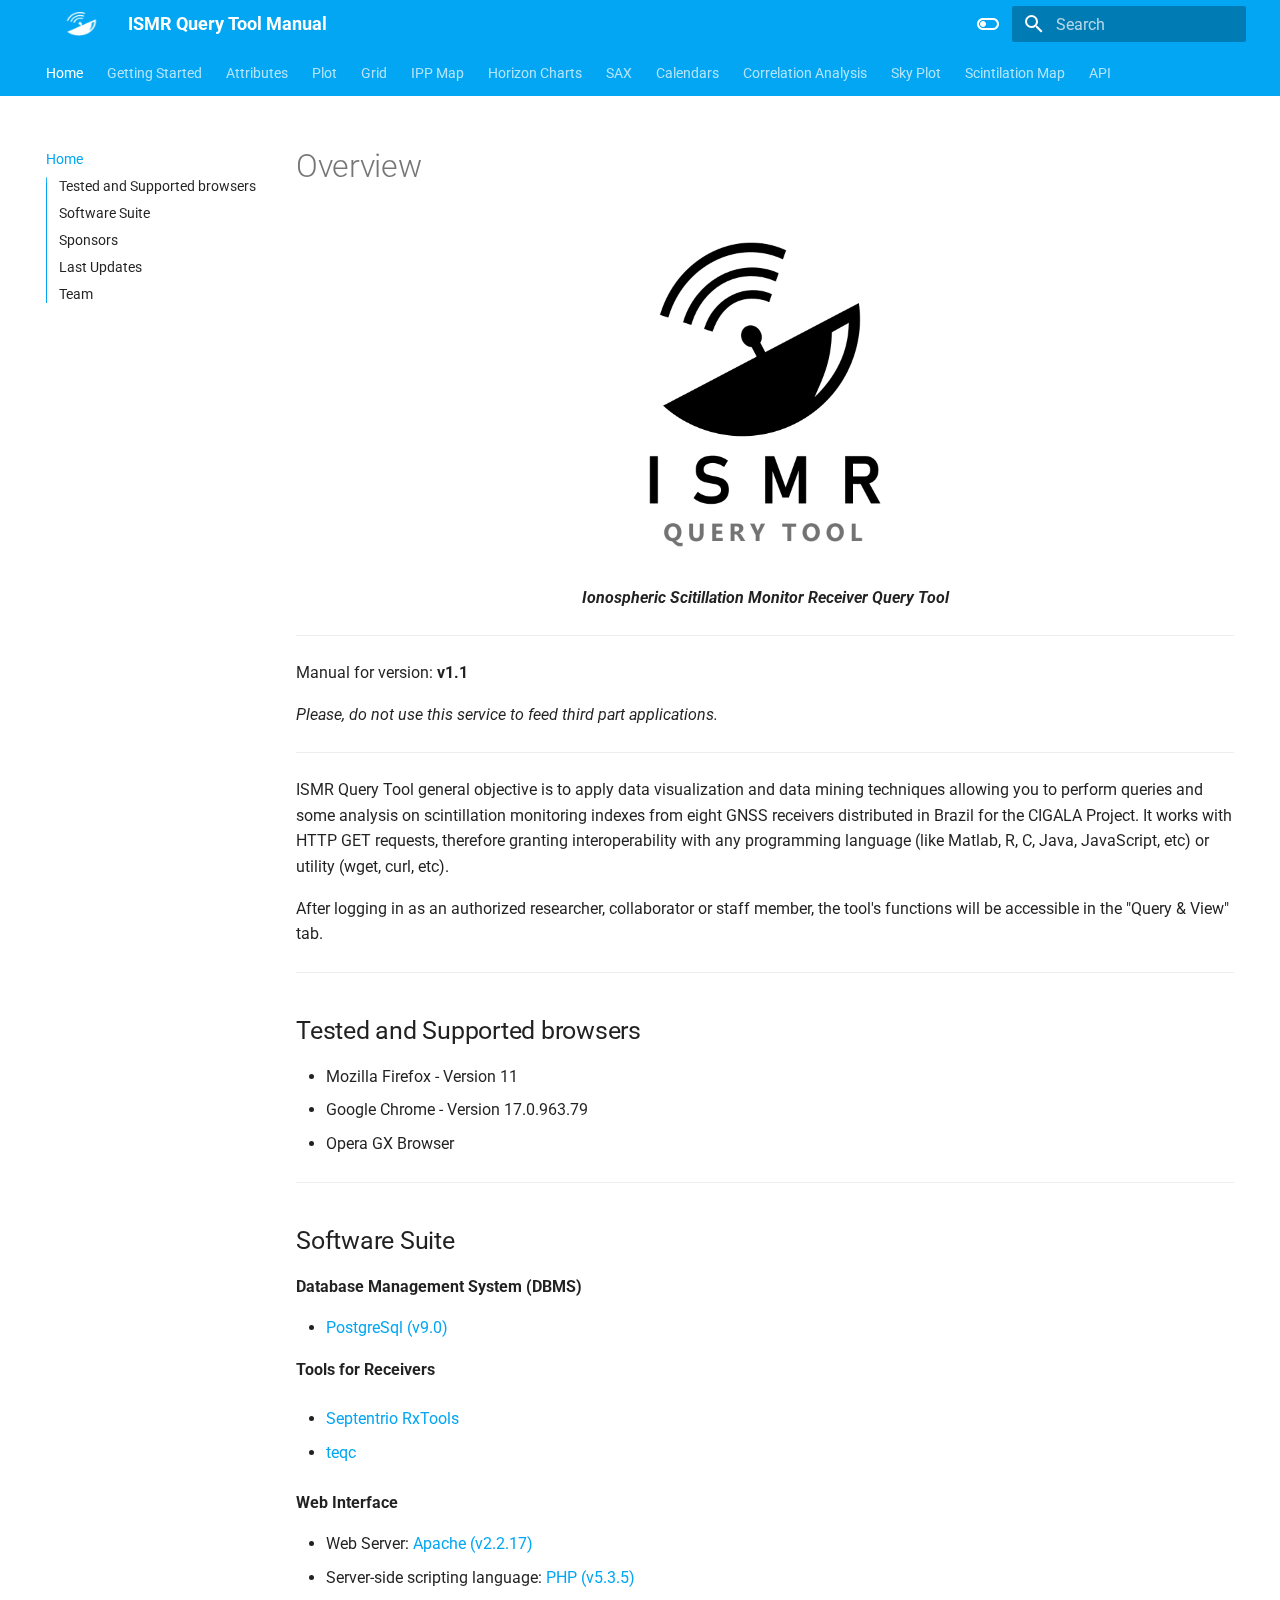
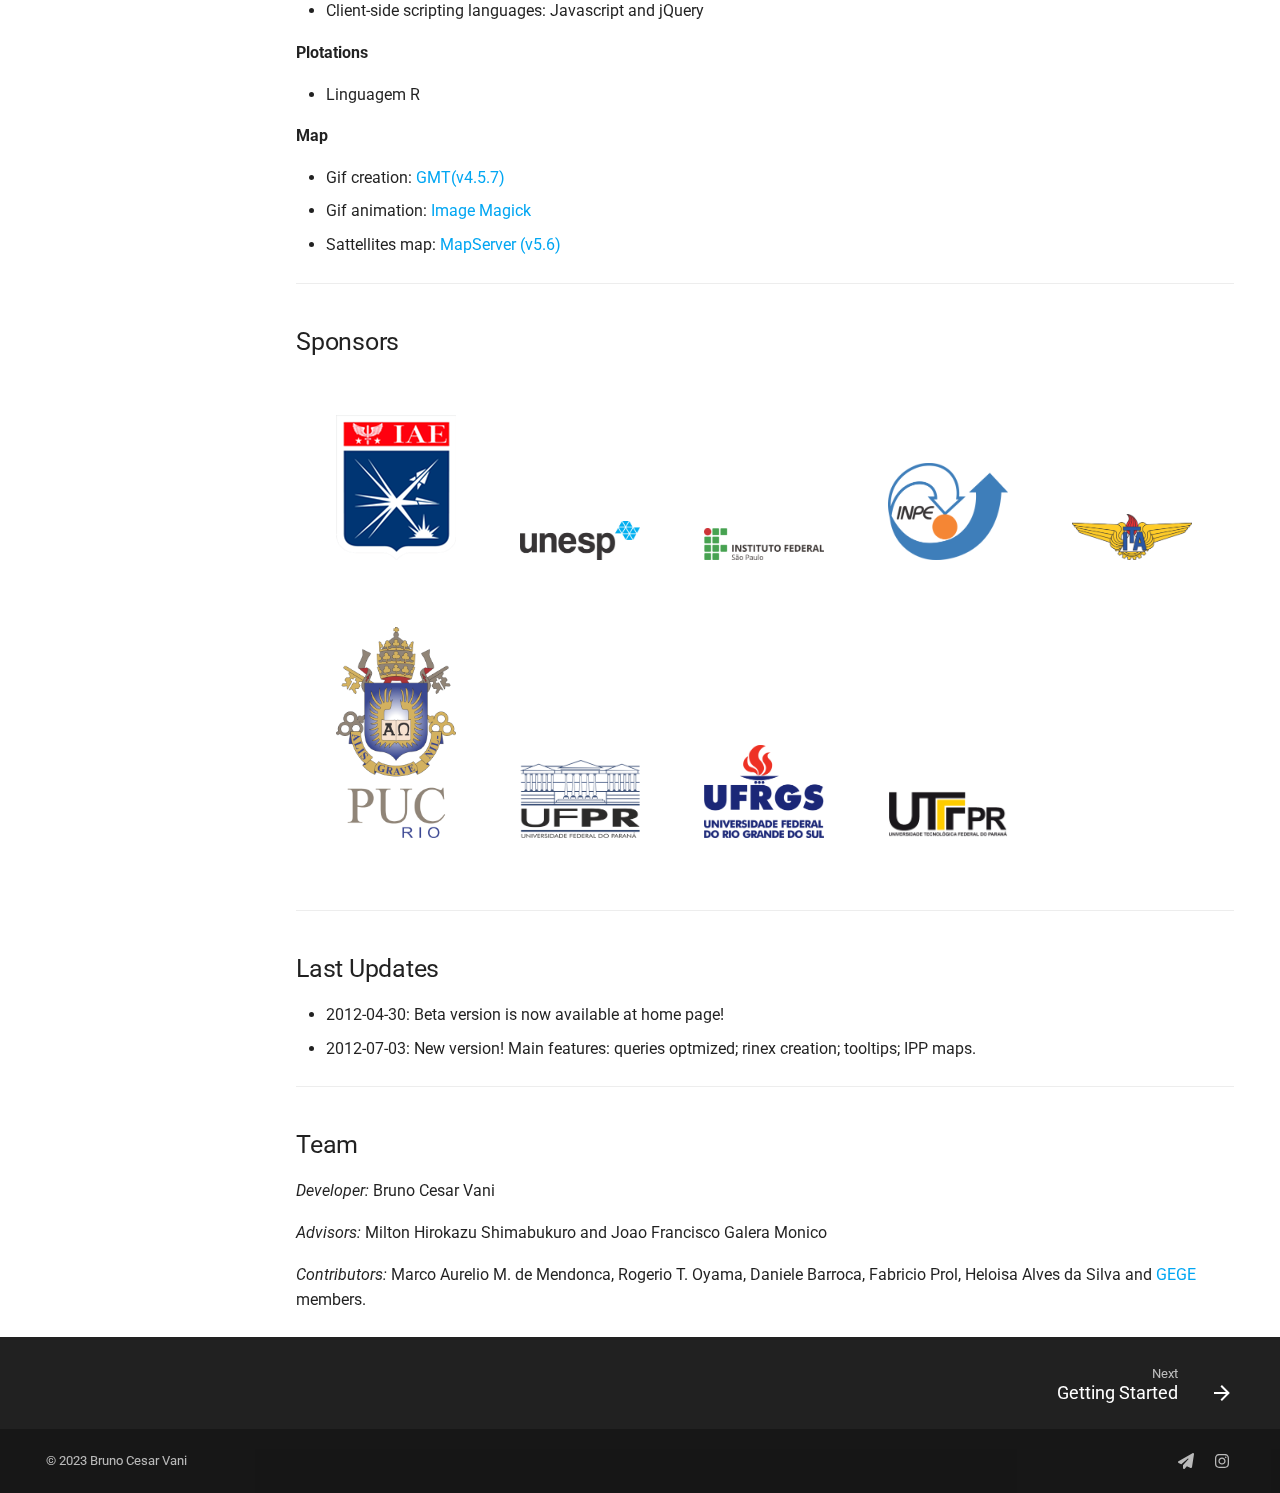
<file: index.html>
<!doctype html>
<html lang="en" class="no-js">
  <head>
    
      <meta charset="utf-8">
      <meta name="viewport" content="width=device-width,initial-scale=1">
      
      
      
      
      
        <link rel="next" href="gS/">
      
      
      <link rel="icon" href="images/icon.png">
      <meta name="generator" content="mkdocs-1.5.3, mkdocs-material-9.5.15">
    
    
  <title>ISMR Query Tool Manual</title>

    
      <link rel="stylesheet" href="assets/stylesheets/main.7e359304.min.css">
      
        
        <link rel="stylesheet" href="assets/stylesheets/palette.06af60db.min.css">
      
      


    
    
      
    
    
      
        
        
        <link rel="preconnect" href="https://fonts.gstatic.com" crossorigin>
        <link rel="stylesheet" href="https://fonts.googleapis.com/css?family=Roboto:300,300i,400,400i,700,700i%7CRoboto+Mono:400,400i,700,700i&display=fallback">
        <style>:root{--md-text-font:"Roboto";--md-code-font:"Roboto Mono"}</style>
      
    
    
      <link rel="stylesheet" href="stylesheets/extra.css">
    
    <script>__md_scope=new URL(".",location),__md_hash=e=>[...e].reduce((e,_)=>(e<<5)-e+_.charCodeAt(0),0),__md_get=(e,_=localStorage,t=__md_scope)=>JSON.parse(_.getItem(t.pathname+"."+e)),__md_set=(e,_,t=localStorage,a=__md_scope)=>{try{t.setItem(a.pathname+"."+e,JSON.stringify(_))}catch(e){}}</script>
    
      

    
    
    
  </head>
  
  
    
    
      
    
    
    
    
    <body dir="ltr" data-md-color-scheme="slate" data-md-color-primary="light-blue" data-md-color-accent="lime">
  
    
    <input class="md-toggle" data-md-toggle="drawer" type="checkbox" id="__drawer" autocomplete="off">
    <input class="md-toggle" data-md-toggle="search" type="checkbox" id="__search" autocomplete="off">
    <label class="md-overlay" for="__drawer"></label>
    <div data-md-component="skip">
      
        
        <a href="#overview" class="md-skip">
          Skip to content
        </a>
      
    </div>
    <div data-md-component="announce">
      
    </div>
    
    
      

<header class="md-header" data-md-component="header">
  <nav class="md-header__inner md-grid" aria-label="Header">
    <a href="." title="ISMR Query Tool Manual" class="md-header__button md-logo" aria-label="ISMR Query Tool Manual" data-md-component="logo">
      
  <img src="images/logo.png" alt="logo">

    </a>
    <label class="md-header__button md-icon" for="__drawer">
      
      <svg xmlns="http://www.w3.org/2000/svg" viewBox="0 0 24 24"><path d="M3 6h18v2H3V6m0 5h18v2H3v-2m0 5h18v2H3v-2Z"/></svg>
    </label>
    <div class="md-header__title" data-md-component="header-title">
      <div class="md-header__ellipsis">
        <div class="md-header__topic">
          <span class="md-ellipsis">
            ISMR Query Tool Manual
          </span>
        </div>
        <div class="md-header__topic" data-md-component="header-topic">
          <span class="md-ellipsis">
            
              Home
            
          </span>
        </div>
      </div>
    </div>
    
      
        <form class="md-header__option" data-md-component="palette">
  
    
    
    
    <input class="md-option" data-md-color-media="(prefers-color-scheme: dark)" data-md-color-scheme="slate" data-md-color-primary="light-blue" data-md-color-accent="lime"  aria-label="Switch to light mode"  type="radio" name="__palette" id="__palette_0">
    
      <label class="md-header__button md-icon" title="Switch to light mode" for="__palette_1" hidden>
        <svg xmlns="http://www.w3.org/2000/svg" viewBox="0 0 24 24"><path d="M17 7H7a5 5 0 0 0-5 5 5 5 0 0 0 5 5h10a5 5 0 0 0 5-5 5 5 0 0 0-5-5m0 8a3 3 0 0 1-3-3 3 3 0 0 1 3-3 3 3 0 0 1 3 3 3 3 0 0 1-3 3Z"/></svg>
      </label>
    
  
    
    
    
    <input class="md-option" data-md-color-media="(prefers-color-scheme: light)" data-md-color-scheme="default" data-md-color-primary="light-blue" data-md-color-accent="yellow"  aria-label="Switch to dark mode"  type="radio" name="__palette" id="__palette_1">
    
      <label class="md-header__button md-icon" title="Switch to dark mode" for="__palette_0" hidden>
        <svg xmlns="http://www.w3.org/2000/svg" viewBox="0 0 24 24"><path d="M17 6H7c-3.31 0-6 2.69-6 6s2.69 6 6 6h10c3.31 0 6-2.69 6-6s-2.69-6-6-6zm0 10H7c-2.21 0-4-1.79-4-4s1.79-4 4-4h10c2.21 0 4 1.79 4 4s-1.79 4-4 4zM7 9c-1.66 0-3 1.34-3 3s1.34 3 3 3 3-1.34 3-3-1.34-3-3-3z"/></svg>
      </label>
    
  
</form>
      
    
    
      <script>var media,input,key,value,palette=__md_get("__palette");if(palette&&palette.color){"(prefers-color-scheme)"===palette.color.media&&(media=matchMedia("(prefers-color-scheme: light)"),input=document.querySelector(media.matches?"[data-md-color-media='(prefers-color-scheme: light)']":"[data-md-color-media='(prefers-color-scheme: dark)']"),palette.color.media=input.getAttribute("data-md-color-media"),palette.color.scheme=input.getAttribute("data-md-color-scheme"),palette.color.primary=input.getAttribute("data-md-color-primary"),palette.color.accent=input.getAttribute("data-md-color-accent"));for([key,value]of Object.entries(palette.color))document.body.setAttribute("data-md-color-"+key,value)}</script>
    
    
    
      <label class="md-header__button md-icon" for="__search">
        
        <svg xmlns="http://www.w3.org/2000/svg" viewBox="0 0 24 24"><path d="M9.5 3A6.5 6.5 0 0 1 16 9.5c0 1.61-.59 3.09-1.56 4.23l.27.27h.79l5 5-1.5 1.5-5-5v-.79l-.27-.27A6.516 6.516 0 0 1 9.5 16 6.5 6.5 0 0 1 3 9.5 6.5 6.5 0 0 1 9.5 3m0 2C7 5 5 7 5 9.5S7 14 9.5 14 14 12 14 9.5 12 5 9.5 5Z"/></svg>
      </label>
      <div class="md-search" data-md-component="search" role="dialog">
  <label class="md-search__overlay" for="__search"></label>
  <div class="md-search__inner" role="search">
    <form class="md-search__form" name="search">
      <input type="text" class="md-search__input" name="query" aria-label="Search" placeholder="Search" autocapitalize="off" autocorrect="off" autocomplete="off" spellcheck="false" data-md-component="search-query" required>
      <label class="md-search__icon md-icon" for="__search">
        
        <svg xmlns="http://www.w3.org/2000/svg" viewBox="0 0 24 24"><path d="M9.5 3A6.5 6.5 0 0 1 16 9.5c0 1.61-.59 3.09-1.56 4.23l.27.27h.79l5 5-1.5 1.5-5-5v-.79l-.27-.27A6.516 6.516 0 0 1 9.5 16 6.5 6.5 0 0 1 3 9.5 6.5 6.5 0 0 1 9.5 3m0 2C7 5 5 7 5 9.5S7 14 9.5 14 14 12 14 9.5 12 5 9.5 5Z"/></svg>
        
        <svg xmlns="http://www.w3.org/2000/svg" viewBox="0 0 24 24"><path d="M20 11v2H8l5.5 5.5-1.42 1.42L4.16 12l7.92-7.92L13.5 5.5 8 11h12Z"/></svg>
      </label>
      <nav class="md-search__options" aria-label="Search">
        
        <button type="reset" class="md-search__icon md-icon" title="Clear" aria-label="Clear" tabindex="-1">
          
          <svg xmlns="http://www.w3.org/2000/svg" viewBox="0 0 24 24"><path d="M19 6.41 17.59 5 12 10.59 6.41 5 5 6.41 10.59 12 5 17.59 6.41 19 12 13.41 17.59 19 19 17.59 13.41 12 19 6.41Z"/></svg>
        </button>
      </nav>
      
        <div class="md-search__suggest" data-md-component="search-suggest"></div>
      
    </form>
    <div class="md-search__output">
      <div class="md-search__scrollwrap" data-md-scrollfix>
        <div class="md-search-result" data-md-component="search-result">
          <div class="md-search-result__meta">
            Initializing search
          </div>
          <ol class="md-search-result__list" role="presentation"></ol>
        </div>
      </div>
    </div>
  </div>
</div>
    
    
  </nav>
  
</header>
    
    <div class="md-container" data-md-component="container">
      
      
        
          
            
<nav class="md-tabs" aria-label="Tabs" data-md-component="tabs">
  <div class="md-grid">
    <ul class="md-tabs__list">
      
        
  
  
    
  
  
    <li class="md-tabs__item md-tabs__item--active">
      <a href="." class="md-tabs__link">
        
  
    
  
  Home

      </a>
    </li>
  

      
        
  
  
  
    <li class="md-tabs__item">
      <a href="gS/" class="md-tabs__link">
        
  
    
  
  Getting Started

      </a>
    </li>
  

      
        
  
  
  
    <li class="md-tabs__item">
      <a href="atributos/" class="md-tabs__link">
        
  
    
  
  Attributes

      </a>
    </li>
  

      
        
  
  
  
    <li class="md-tabs__item">
      <a href="plot/" class="md-tabs__link">
        
  
    
  
  Plot

      </a>
    </li>
  

      
        
  
  
  
    <li class="md-tabs__item">
      <a href="grid/" class="md-tabs__link">
        
  
    
  
  Grid

      </a>
    </li>
  

      
        
  
  
  
    <li class="md-tabs__item">
      <a href="ippmap/" class="md-tabs__link">
        
  
    
  
  IPP Map

      </a>
    </li>
  

      
        
  
  
  
    <li class="md-tabs__item">
      <a href="hC/" class="md-tabs__link">
        
  
    
  
  Horizon Charts

      </a>
    </li>
  

      
        
  
  
  
    <li class="md-tabs__item">
      <a href="sax/" class="md-tabs__link">
        
  
    
  
  SAX

      </a>
    </li>
  

      
        
  
  
  
    <li class="md-tabs__item">
      <a href="cView/" class="md-tabs__link">
        
  
    
  
  Calendars

      </a>
    </li>
  

      
        
  
  
  
    <li class="md-tabs__item">
      <a href="cA/" class="md-tabs__link">
        
  
    
  
  Correlation Analysis

      </a>
    </li>
  

      
        
  
  
  
    <li class="md-tabs__item">
      <a href="skyplot/" class="md-tabs__link">
        
  
    
  
  Sky Plot

      </a>
    </li>
  

      
        
  
  
  
    <li class="md-tabs__item">
      <a href="scintilation/" class="md-tabs__link">
        
  
    
  
  Scintilation Map

      </a>
    </li>
  

      
        
  
  
  
    <li class="md-tabs__item">
      <a href="api/" class="md-tabs__link">
        
  
    
  
  API

      </a>
    </li>
  

      
    </ul>
  </div>
</nav>
          
        
      
      <main class="md-main" data-md-component="main">
        <div class="md-main__inner md-grid">
          
            
              
              <div class="md-sidebar md-sidebar--primary" data-md-component="sidebar" data-md-type="navigation" >
                <div class="md-sidebar__scrollwrap">
                  <div class="md-sidebar__inner">
                    


  


  

<nav class="md-nav md-nav--primary md-nav--lifted md-nav--integrated" aria-label="Navigation" data-md-level="0">
  <label class="md-nav__title" for="__drawer">
    <a href="." title="ISMR Query Tool Manual" class="md-nav__button md-logo" aria-label="ISMR Query Tool Manual" data-md-component="logo">
      
  <img src="images/logo.png" alt="logo">

    </a>
    ISMR Query Tool Manual
  </label>
  
  <ul class="md-nav__list" data-md-scrollfix>
    
      
      
  
  
    
  
  
  
    <li class="md-nav__item md-nav__item--active">
      
      <input class="md-nav__toggle md-toggle" type="checkbox" id="__toc">
      
      
        
      
      
        <label class="md-nav__link md-nav__link--active" for="__toc">
          
  
  <span class="md-ellipsis">
    Home
  </span>
  

          <span class="md-nav__icon md-icon"></span>
        </label>
      
      <a href="." class="md-nav__link md-nav__link--active">
        
  
  <span class="md-ellipsis">
    Home
  </span>
  

      </a>
      
        

<nav class="md-nav md-nav--secondary" aria-label="Table of contents">
  
  
  
    
  
  
    <label class="md-nav__title" for="__toc">
      <span class="md-nav__icon md-icon"></span>
      Table of contents
    </label>
    <ul class="md-nav__list" data-md-component="toc" data-md-scrollfix>
      
        <li class="md-nav__item">
  <a href="#tested-and-supported-browsers" class="md-nav__link">
    <span class="md-ellipsis">
      Tested and Supported browsers
    </span>
  </a>
  
</li>
      
        <li class="md-nav__item">
  <a href="#software-suite" class="md-nav__link">
    <span class="md-ellipsis">
      Software Suite
    </span>
  </a>
  
</li>
      
        <li class="md-nav__item">
  <a href="#sponsors" class="md-nav__link">
    <span class="md-ellipsis">
      Sponsors
    </span>
  </a>
  
</li>
      
        <li class="md-nav__item">
  <a href="#last-updates" class="md-nav__link">
    <span class="md-ellipsis">
      Last Updates
    </span>
  </a>
  
</li>
      
        <li class="md-nav__item">
  <a href="#team" class="md-nav__link">
    <span class="md-ellipsis">
      Team
    </span>
  </a>
  
</li>
      
    </ul>
  
</nav>
      
    </li>
  

    
      
      
  
  
  
  
    <li class="md-nav__item">
      <a href="gS/" class="md-nav__link">
        
  
  <span class="md-ellipsis">
    Getting Started
  </span>
  

      </a>
    </li>
  

    
      
      
  
  
  
  
    <li class="md-nav__item">
      <a href="atributos/" class="md-nav__link">
        
  
  <span class="md-ellipsis">
    Attributes
  </span>
  

      </a>
    </li>
  

    
      
      
  
  
  
  
    <li class="md-nav__item">
      <a href="plot/" class="md-nav__link">
        
  
  <span class="md-ellipsis">
    Plot
  </span>
  

      </a>
    </li>
  

    
      
      
  
  
  
  
    <li class="md-nav__item">
      <a href="grid/" class="md-nav__link">
        
  
  <span class="md-ellipsis">
    Grid
  </span>
  

      </a>
    </li>
  

    
      
      
  
  
  
  
    <li class="md-nav__item">
      <a href="ippmap/" class="md-nav__link">
        
  
  <span class="md-ellipsis">
    IPP Map
  </span>
  

      </a>
    </li>
  

    
      
      
  
  
  
  
    <li class="md-nav__item">
      <a href="hC/" class="md-nav__link">
        
  
  <span class="md-ellipsis">
    Horizon Charts
  </span>
  

      </a>
    </li>
  

    
      
      
  
  
  
  
    <li class="md-nav__item">
      <a href="sax/" class="md-nav__link">
        
  
  <span class="md-ellipsis">
    SAX
  </span>
  

      </a>
    </li>
  

    
      
      
  
  
  
  
    <li class="md-nav__item">
      <a href="cView/" class="md-nav__link">
        
  
  <span class="md-ellipsis">
    Calendars
  </span>
  

      </a>
    </li>
  

    
      
      
  
  
  
  
    <li class="md-nav__item">
      <a href="cA/" class="md-nav__link">
        
  
  <span class="md-ellipsis">
    Correlation Analysis
  </span>
  

      </a>
    </li>
  

    
      
      
  
  
  
  
    <li class="md-nav__item">
      <a href="skyplot/" class="md-nav__link">
        
  
  <span class="md-ellipsis">
    Sky Plot
  </span>
  

      </a>
    </li>
  

    
      
      
  
  
  
  
    <li class="md-nav__item">
      <a href="scintilation/" class="md-nav__link">
        
  
  <span class="md-ellipsis">
    Scintilation Map
  </span>
  

      </a>
    </li>
  

    
      
      
  
  
  
  
    <li class="md-nav__item">
      <a href="api/" class="md-nav__link">
        
  
  <span class="md-ellipsis">
    API
  </span>
  

      </a>
    </li>
  

    
  </ul>
</nav>
                  </div>
                </div>
              </div>
            
            
          
          
            <div class="md-content" data-md-component="content">
              <article class="md-content__inner md-typeset">
                
                  


<h1 id="overview">Overview</h1>
<p><center><img src="images/ap.png" width="500"></center></p>
<p><center><strong><em>Ionospheric Scitillation Monitor Receiver Query Tool</em></strong></center></p>
<hr />
<p>Manual for version: <strong>v1.1</strong></p>
<p><em>Please, do not use this service to feed third part applications.</em></p>
<hr />
<p>ISMR Query Tool general objective is to apply data visualization and data mining techniques allowing you to perform queries and some analysis on scintillation monitoring indexes from 
eight GNSS receivers distributed in Brazil for the CIGALA Project.
It works with HTTP GET requests, therefore granting interoperability with any programming language (like Matlab, R, C, Java, JavaScript, etc) or utility (wget, curl, etc).</p>
<p>After logging in as an authorized researcher, collaborator or staff member, the tool's functions will be accessible in the "Query &amp; View" tab.</p>
<hr />
<h2 id="tested-and-supported-browsers"><strong>Tested and Supported browsers</strong></h2>
<ul>
<li>Mozilla Firefox - Version 11</li>
<li>Google Chrome - Version 17.0.963.79</li>
<li>Opera GX Browser</li>
</ul>
<hr />
<h2 id="software-suite"><strong>Software Suite</strong></h2>
<p><strong>Database Management System (DBMS)</strong></p>
<ul>
<li><a href="https://www.postgresql.org" target="_blank">PostgreSql (v9.0)</a></li>
</ul>
<p><strong>Tools for Receivers</strong></p>
<ul>
<li>
<p><a href="https://www.septentrio.com/en/products/gps-gnss-receiver-software/rxtools" target="_blank">Septentrio RxTools</a></p>
</li>
<li>
<p><a href="https://www.unavco.org/software/data-processing/teqc/teqc.html" target="_blank">teqc</a></p>
</li>
</ul>
<p><strong>Web Interface</strong></p>
<ul>
<li>Web Server: <a href="https://www.apache.org" target="_blank">Apache (v2.2.17)</a></li>
<li>Server-side scripting language: <a href="https://www.php.net" target="_blank">PHP (v5.3.5)</a></li>
<li>Client-side scripting languages: Javascript and jQuery</li>
</ul>
<p><strong>Plotations</strong></p>
<ul>
<li>Linguagem R</li>
</ul>
<p><strong>Map</strong></p>
<ul>
<li>Gif creation: <a href="https://www.generic-mapping-tools.org" target="_blank">GMT(v4.5.7)</a></li>
<li>Gif animation: <a href="https://imagemagick.org/index.php" target="_blank">Image Magick</a></li>
<li>Sattellites map: <a href="https://mapserver.org" target="_blank">MapServer (v5.6)</a></li>
</ul>
<hr />
<h2 id="sponsors"><strong>Sponsors</strong></h2>
<div id = "container">
    <div class = "imagem" id = "iae">
        <img src="images/sponsors/iae.png" width="120">
    </div>
    <div class = "imagem" id = "unesp">
        <img src="images/sponsors/UNESP.png" width="120">
    </div>
    <div class = "imagem" id = "ifpresep">
        <img src="images/sponsors/ifpresep.png" width="120">
    </div>
    <div class = "imagem" id = "inpe">
        <img src="images/sponsors/inpe.png" width="120">
    </div>
    <div class = "imagem" id = "ita">
        <img src="images/sponsors/ITA.png" width="120">
    </div>
    <div class = "imagem" id = "puc_rio">
        <img src="images/sponsors/puc_rio.png" width="120">
    </div>
    <div class = "imagem" id = "ufpr">
        <img src="images/sponsors/ufpr.png" width="120">
    </div>
    <div class = "imagem" id = "ufrgs">
        <img src="images/sponsors/ufrgs.png" width="120">
    </div>
    <div class = "imagem" id = "utfpr">
        <img src="images/sponsors/UTFPR.png" width="120">
    </div>
</div>

<hr />
<h2 id="last-updates"><strong>Last Updates</strong></h2>
<ul>
<li>2012-04-30: Beta version is now available at home page!</li>
<li>2012-07-03: New version! Main features: queries optmized; rinex creation; tooltips; IPP maps.</li>
</ul>
<hr />
<h2 id="team"><strong>Team</strong></h2>
<p><em>Developer:</em> Bruno Cesar Vani</p>
<p><em>Advisors:</em> Milton Hirokazu Shimabukuro and Joao Francisco Galera Monico</p>
<p><em>Contributors:</em> Marco Aurelio M. de Mendonca, Rogerio T. Oyama, Daniele Barroca, Fabricio Prol, Heloisa Alves da Silva and <a href="https://www.fct.unesp.br/#!/pesquisa/grupos-de-estudo-e-pesquisa/gege/home" target="_blank">GEGE</a> members.</p>












                
              </article>
            </div>
          
          
<script>var target=document.getElementById(location.hash.slice(1));target&&target.name&&(target.checked=target.name.startsWith("__tabbed_"))</script>
        </div>
        
          <button type="button" class="md-top md-icon" data-md-component="top" hidden>
  
  <svg xmlns="http://www.w3.org/2000/svg" viewBox="0 0 24 24"><path d="M13 20h-2V8l-5.5 5.5-1.42-1.42L12 4.16l7.92 7.92-1.42 1.42L13 8v12Z"/></svg>
  Back to top
</button>
        
      </main>
      
        <footer class="md-footer">
  
    
      
      <nav class="md-footer__inner md-grid" aria-label="Footer" >
        
        
          
          <a href="gS/" class="md-footer__link md-footer__link--next" aria-label="Next: Getting Started">
            <div class="md-footer__title">
              <span class="md-footer__direction">
                Next
              </span>
              <div class="md-ellipsis">
                Getting Started
              </div>
            </div>
            <div class="md-footer__button md-icon">
              
              <svg xmlns="http://www.w3.org/2000/svg" viewBox="0 0 24 24"><path d="M4 11v2h12l-5.5 5.5 1.42 1.42L19.84 12l-7.92-7.92L10.5 5.5 16 11H4Z"/></svg>
            </div>
          </a>
        
      </nav>
    
  
  <div class="md-footer-meta md-typeset">
    <div class="md-footer-meta__inner md-grid">
      <div class="md-copyright">
  
    <div class="md-copyright__highlight">
      &copy; 2023 <a>Bruno Cesar Vani</a>

    </div>
  
  
</div>
      
        <div class="md-social">
  
    
    
    
    
    <a href="mailto:brunovani22@gmail.com" target="_blank" rel="noopener" title="Fazer uma sugestão/report" class="md-social__link">
      <svg xmlns="http://www.w3.org/2000/svg" viewBox="0 0 512 512"><!--! Font Awesome Free 6.5.1 by @fontawesome - https://fontawesome.com License - https://fontawesome.com/license/free (Icons: CC BY 4.0, Fonts: SIL OFL 1.1, Code: MIT License) Copyright 2023 Fonticons, Inc.--><path d="M498.1 5.6c10.1 7 15.4 19.1 13.5 31.2l-64 416c-1.5 9.7-7.4 18.2-16 23s-18.9 5.4-28 1.6L284 427.7l-68.5 74.1c-8.9 9.7-22.9 12.9-35.2 8.1S160 493.2 160 480v-83.6c0-4 1.5-7.8 4.2-10.7l167.6-182.9c5.8-6.3 5.6-16-.4-22s-15.7-6.4-22-.7L106 360.8l-88.3-44.2C7.1 311.3.3 300.7 0 288.9s5.9-22.8 16.1-28.7l448-256c10.7-6.1 23.9-5.5 34 1.4z"/></svg>
    </a>
  
    
    
    
    
      
      
    
    <a href="https://www.instagram.com/gege.unesp/" target="_blank" rel="noopener" title="www.instagram.com" class="md-social__link">
      <svg xmlns="http://www.w3.org/2000/svg" viewBox="0 0 448 512"><!--! Font Awesome Free 6.5.1 by @fontawesome - https://fontawesome.com License - https://fontawesome.com/license/free (Icons: CC BY 4.0, Fonts: SIL OFL 1.1, Code: MIT License) Copyright 2023 Fonticons, Inc.--><path d="M224.1 141c-63.6 0-114.9 51.3-114.9 114.9s51.3 114.9 114.9 114.9S339 319.5 339 255.9 287.7 141 224.1 141zm0 189.6c-41.1 0-74.7-33.5-74.7-74.7s33.5-74.7 74.7-74.7 74.7 33.5 74.7 74.7-33.6 74.7-74.7 74.7zm146.4-194.3c0 14.9-12 26.8-26.8 26.8-14.9 0-26.8-12-26.8-26.8s12-26.8 26.8-26.8 26.8 12 26.8 26.8zm76.1 27.2c-1.7-35.9-9.9-67.7-36.2-93.9-26.2-26.2-58-34.4-93.9-36.2-37-2.1-147.9-2.1-184.9 0-35.8 1.7-67.6 9.9-93.9 36.1s-34.4 58-36.2 93.9c-2.1 37-2.1 147.9 0 184.9 1.7 35.9 9.9 67.7 36.2 93.9s58 34.4 93.9 36.2c37 2.1 147.9 2.1 184.9 0 35.9-1.7 67.7-9.9 93.9-36.2 26.2-26.2 34.4-58 36.2-93.9 2.1-37 2.1-147.8 0-184.8zM398.8 388c-7.8 19.6-22.9 34.7-42.6 42.6-29.5 11.7-99.5 9-132.1 9s-102.7 2.6-132.1-9c-19.6-7.8-34.7-22.9-42.6-42.6-11.7-29.5-9-99.5-9-132.1s-2.6-102.7 9-132.1c7.8-19.6 22.9-34.7 42.6-42.6 29.5-11.7 99.5-9 132.1-9s102.7-2.6 132.1 9c19.6 7.8 34.7 22.9 42.6 42.6 11.7 29.5 9 99.5 9 132.1s2.7 102.7-9 132.1z"/></svg>
    </a>
  
</div>
      
    </div>
  </div>
</footer>
      
    </div>
    <div class="md-dialog" data-md-component="dialog">
      <div class="md-dialog__inner md-typeset"></div>
    </div>
    
    
    <script id="__config" type="application/json">{"base": ".", "features": ["navigation.tabs", "navigation.sections", "navigation.tracking", "navigation.instant", "navigation.top", "navigation.footer", "navigation.prune", "navigation.path", "toc.integrate", "toc.follow", "search.suggest", "search.highlight", "content.code.annotation", "content.code.copy", "content.tooltips"], "search": "assets/javascripts/workers/search.b8dbb3d2.min.js", "translations": {"clipboard.copied": "Copied to clipboard", "clipboard.copy": "Copy to clipboard", "search.result.more.one": "1 more on this page", "search.result.more.other": "# more on this page", "search.result.none": "No matching documents", "search.result.one": "1 matching document", "search.result.other": "# matching documents", "search.result.placeholder": "Type to start searching", "search.result.term.missing": "Missing", "select.version": "Select version"}}</script>
    
    
      <script src="assets/javascripts/bundle.bd41221c.min.js"></script>
      
    
  </body>
</html>
</file>
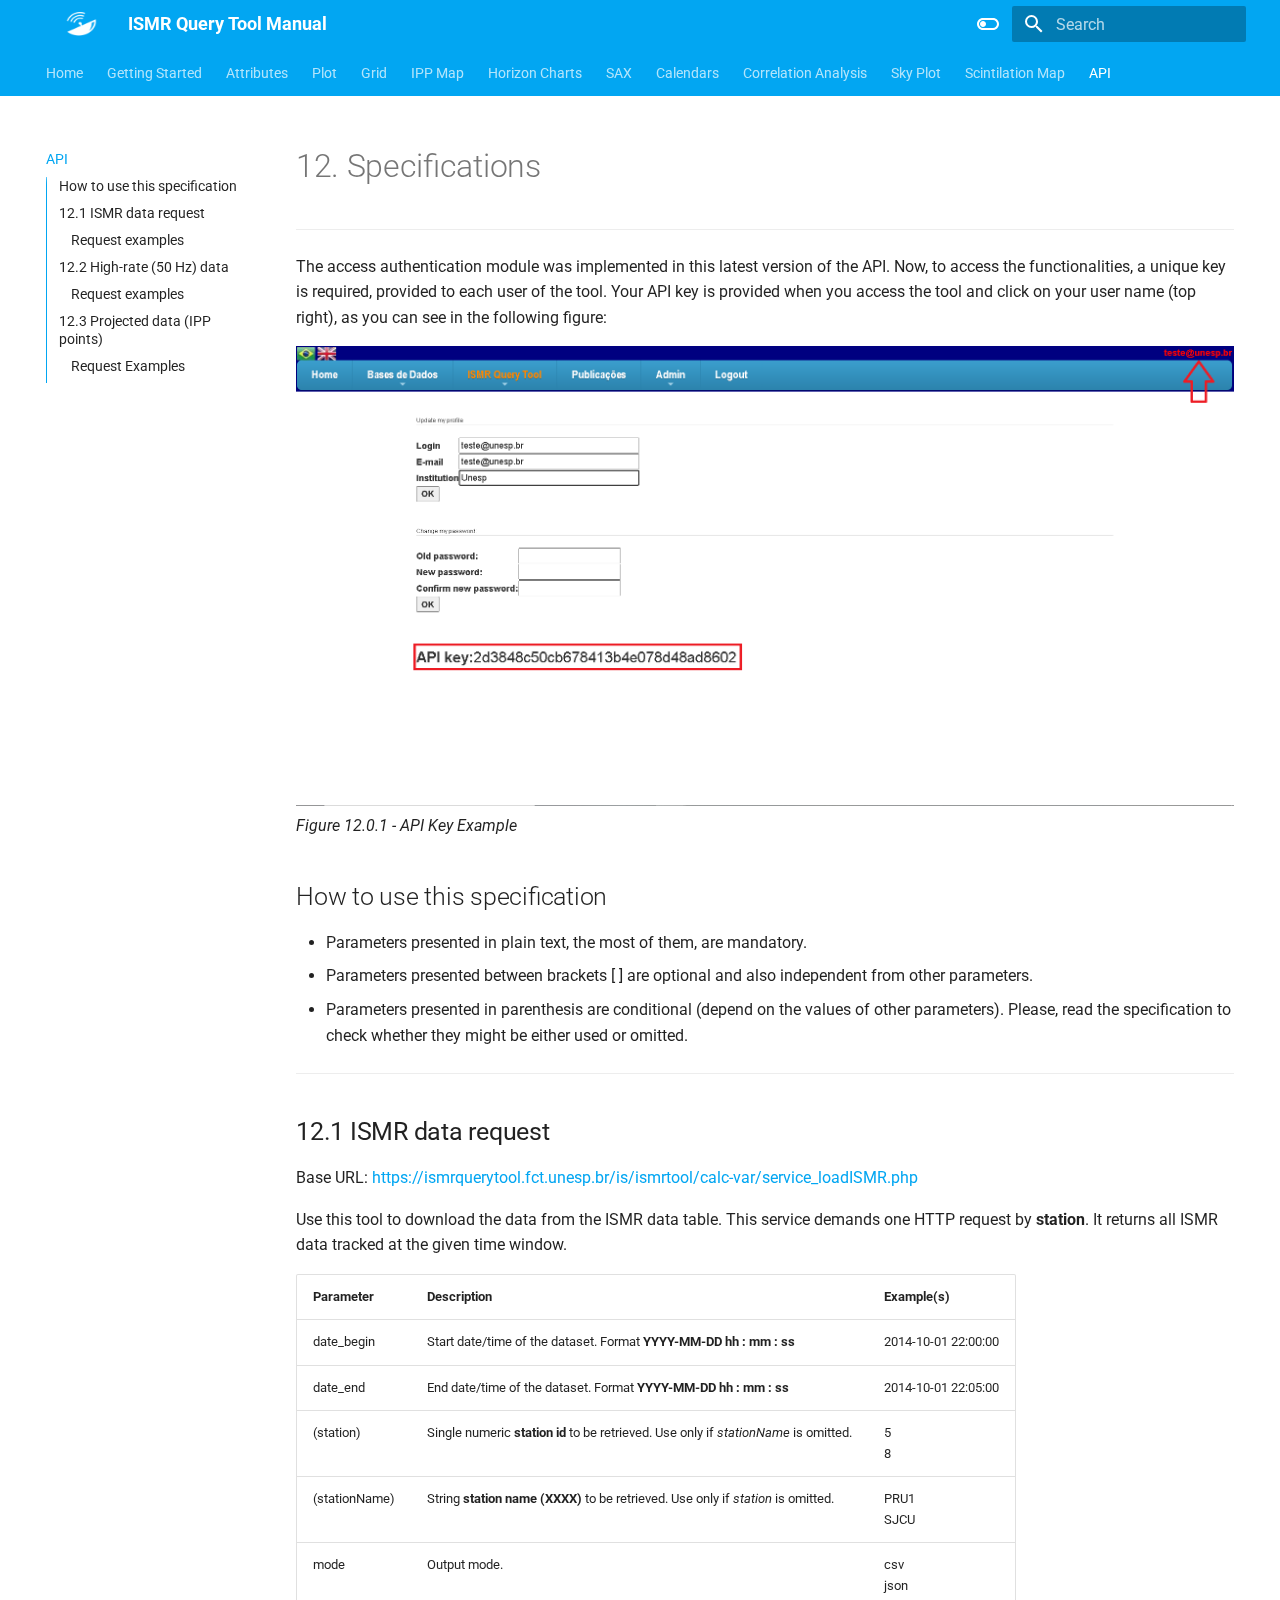
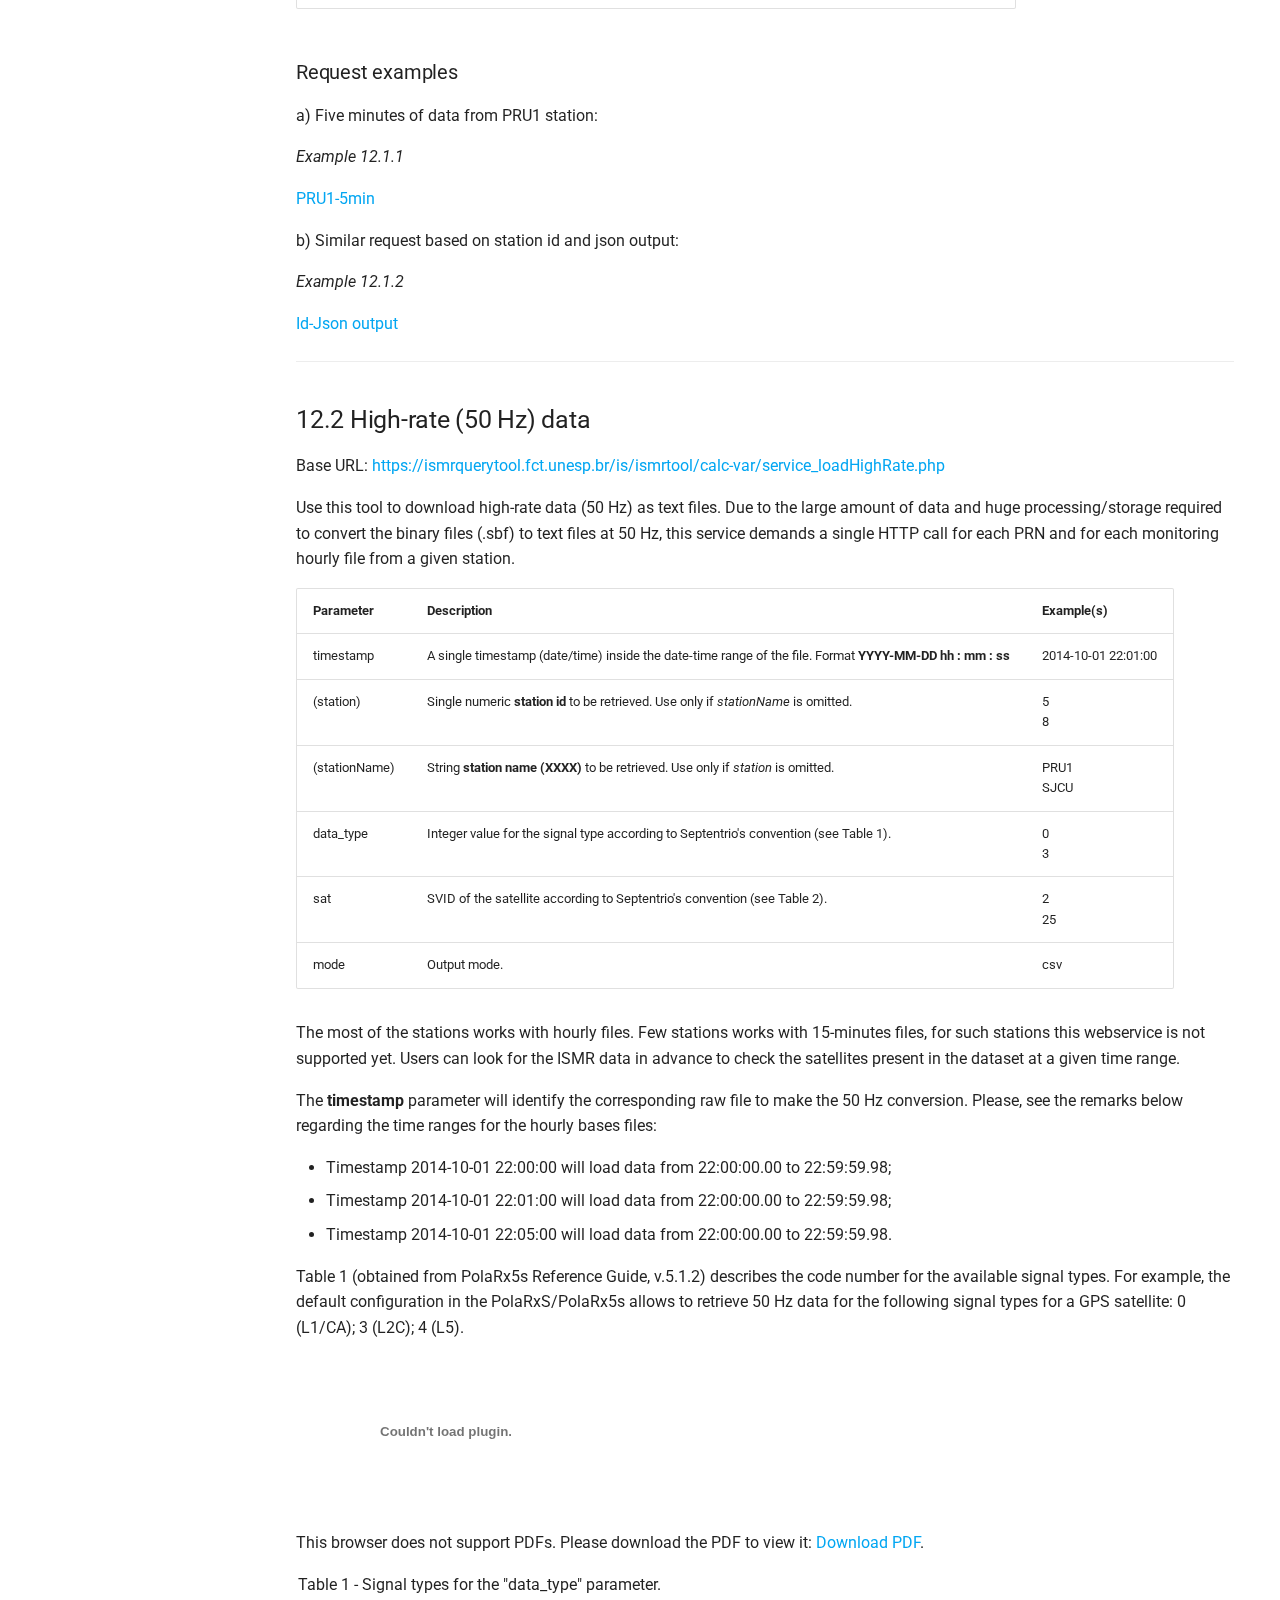
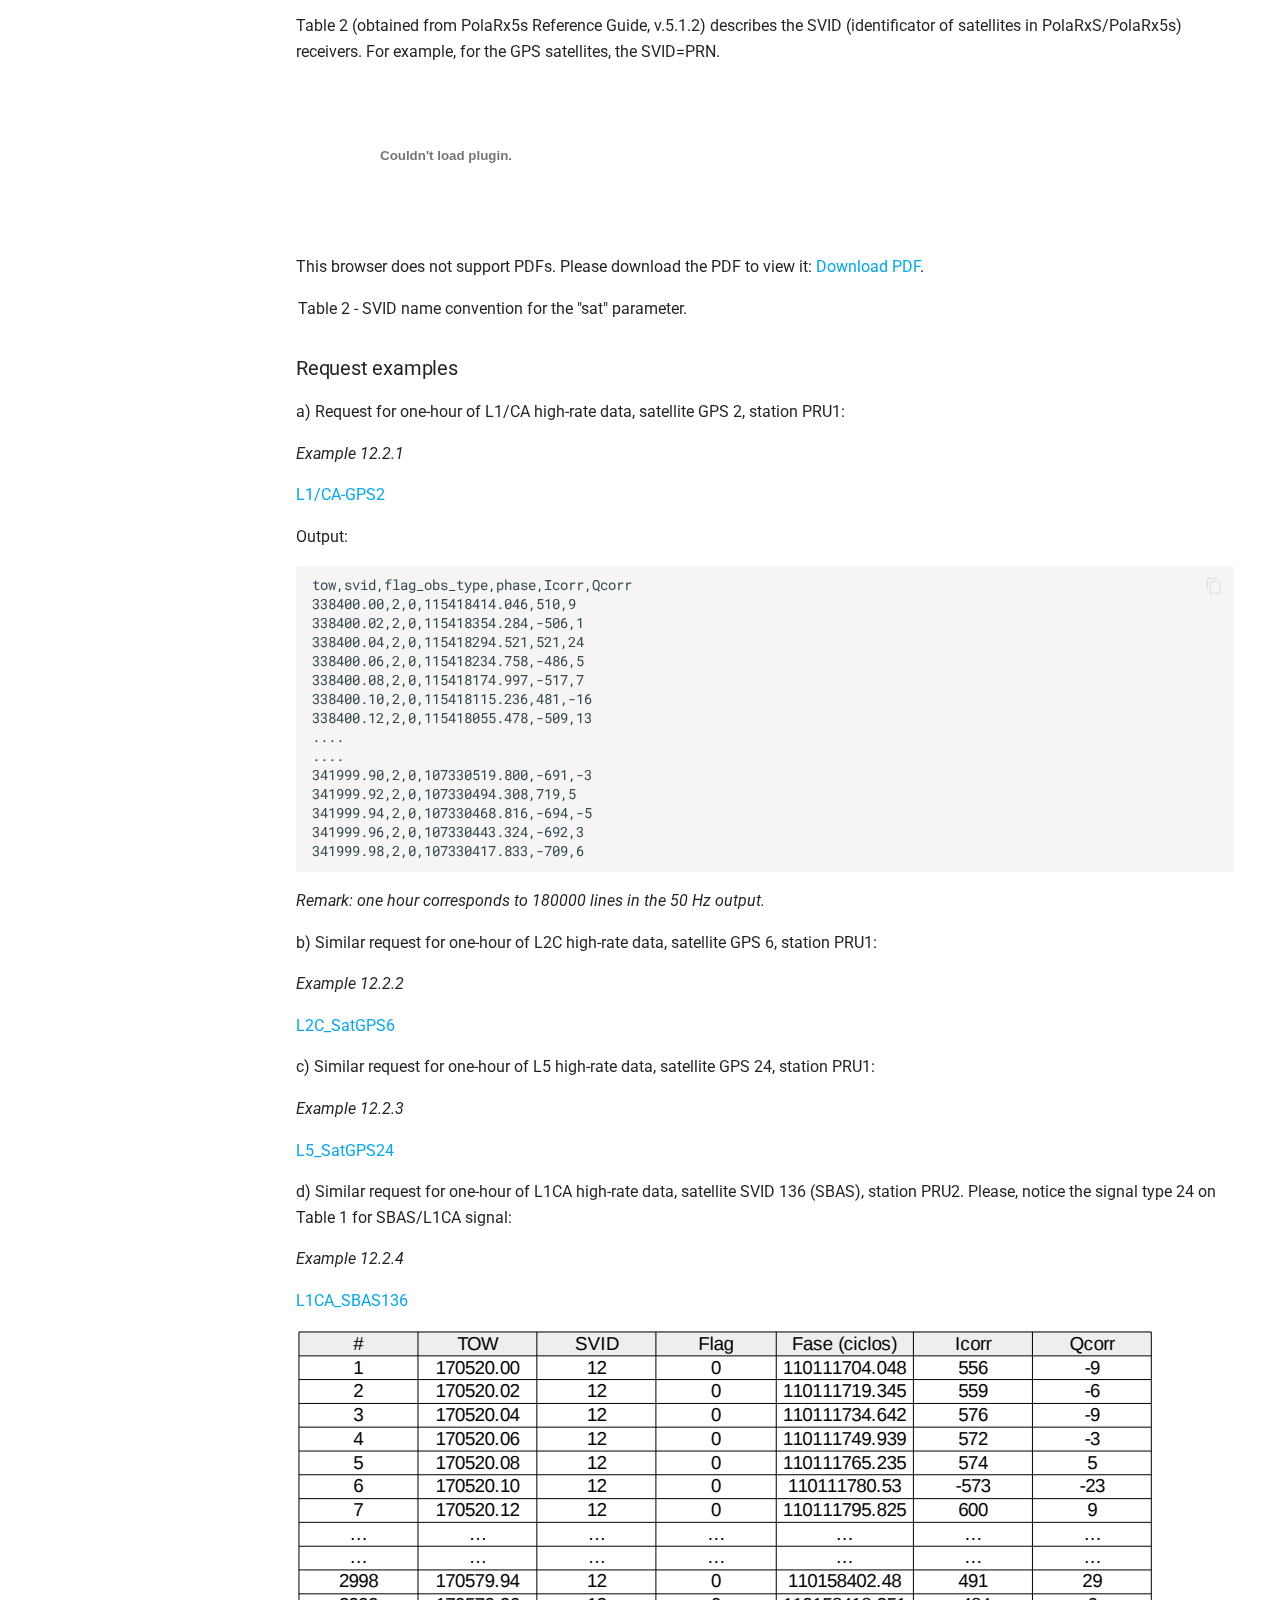
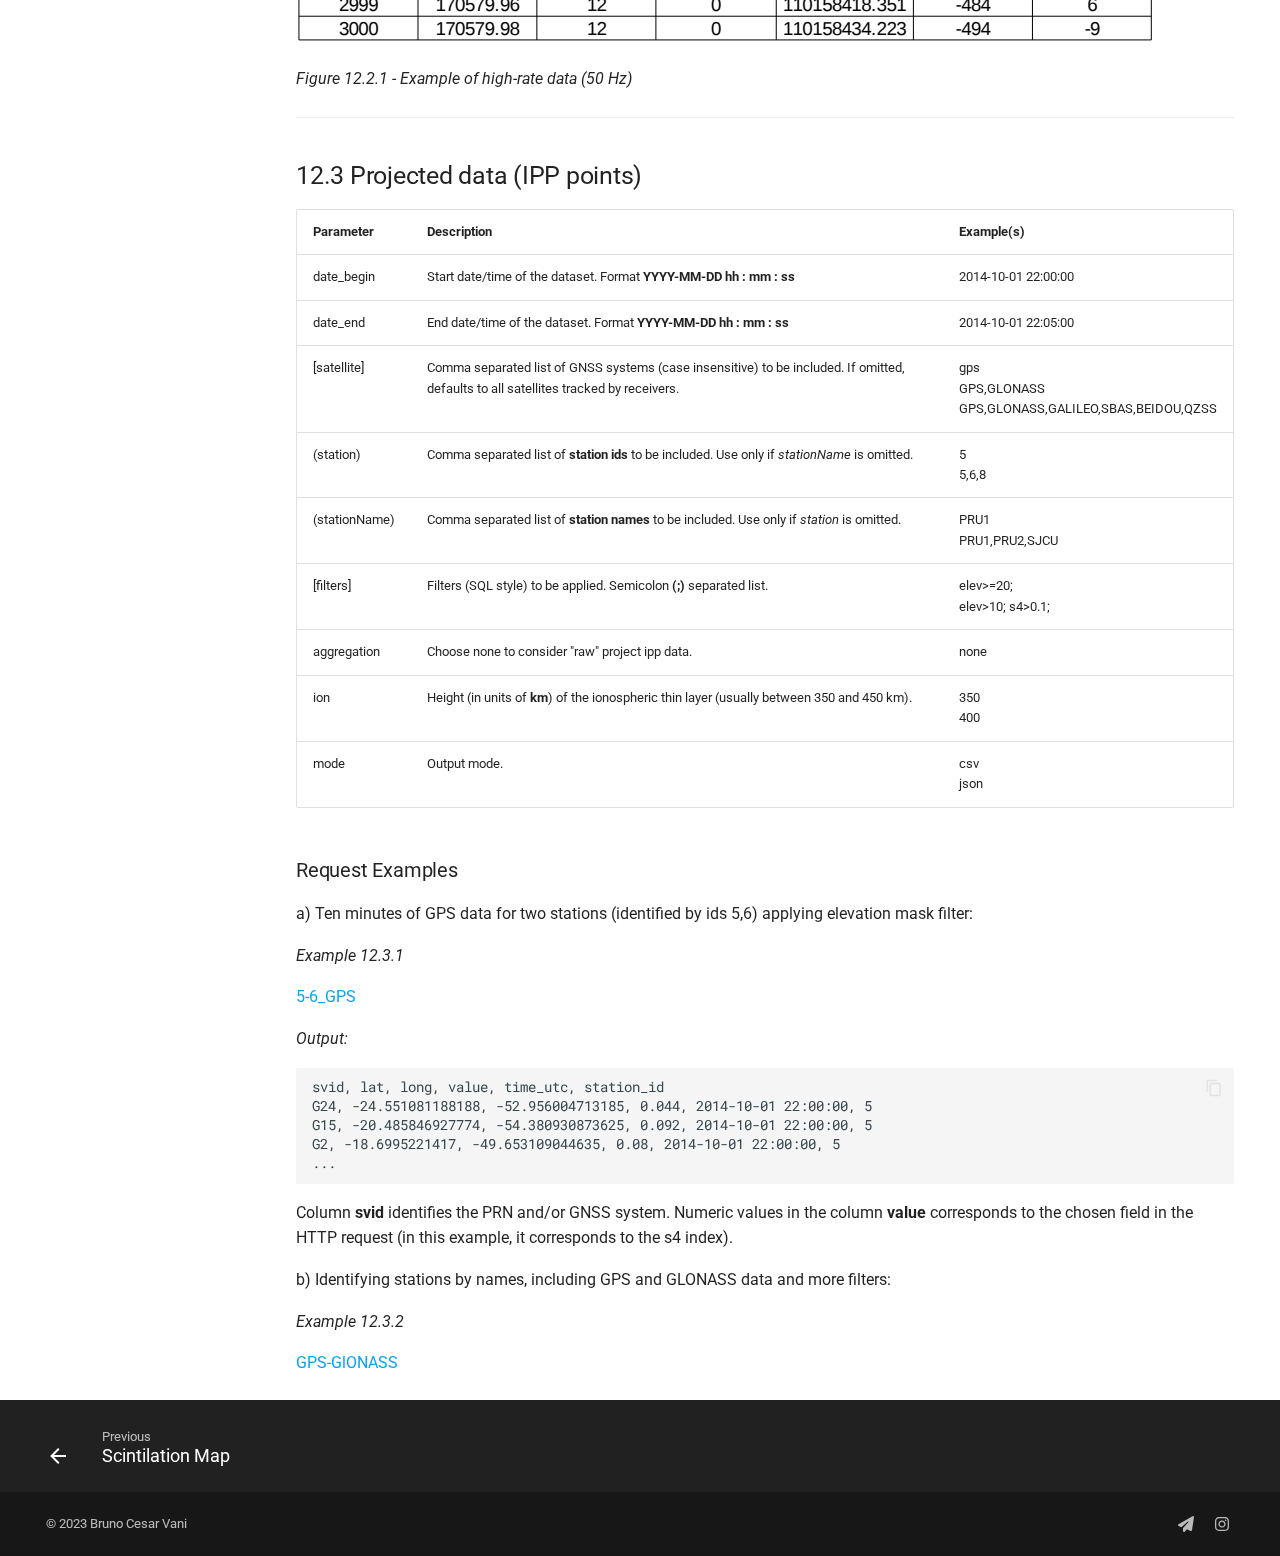
<file: api/index.html>
<!doctype html>
<html lang="en" class="no-js">
  <head>
    
      <meta charset="utf-8">
      <meta name="viewport" content="width=device-width,initial-scale=1">
      
      
      
      
        <link rel="prev" href="../scintilation/">
      
      
      
      <link rel="icon" href="../images/icon.png">
      <meta name="generator" content="mkdocs-1.5.3, mkdocs-material-9.5.15">
    
    
  <title>ISMR Query Tool Manual</title>

    
      <link rel="stylesheet" href="../assets/stylesheets/main.7e359304.min.css">
      
        
        <link rel="stylesheet" href="../assets/stylesheets/palette.06af60db.min.css">
      
      


    
    
      
    
    
      
        
        
        <link rel="preconnect" href="https://fonts.gstatic.com" crossorigin>
        <link rel="stylesheet" href="https://fonts.googleapis.com/css?family=Roboto:300,300i,400,400i,700,700i%7CRoboto+Mono:400,400i,700,700i&display=fallback">
        <style>:root{--md-text-font:"Roboto";--md-code-font:"Roboto Mono"}</style>
      
    
    
      <link rel="stylesheet" href="../stylesheets/extra.css">
    
    <script>__md_scope=new URL("..",location),__md_hash=e=>[...e].reduce((e,_)=>(e<<5)-e+_.charCodeAt(0),0),__md_get=(e,_=localStorage,t=__md_scope)=>JSON.parse(_.getItem(t.pathname+"."+e)),__md_set=(e,_,t=localStorage,a=__md_scope)=>{try{t.setItem(a.pathname+"."+e,JSON.stringify(_))}catch(e){}}</script>
    
      

    
    
    
  </head>
  
  
    
    
      
    
    
    
    
    <body dir="ltr" data-md-color-scheme="slate" data-md-color-primary="light-blue" data-md-color-accent="lime">
  
    
    <input class="md-toggle" data-md-toggle="drawer" type="checkbox" id="__drawer" autocomplete="off">
    <input class="md-toggle" data-md-toggle="search" type="checkbox" id="__search" autocomplete="off">
    <label class="md-overlay" for="__drawer"></label>
    <div data-md-component="skip">
      
        
        <a href="#12-specifications" class="md-skip">
          Skip to content
        </a>
      
    </div>
    <div data-md-component="announce">
      
    </div>
    
    
      

<header class="md-header" data-md-component="header">
  <nav class="md-header__inner md-grid" aria-label="Header">
    <a href=".." title="ISMR Query Tool Manual" class="md-header__button md-logo" aria-label="ISMR Query Tool Manual" data-md-component="logo">
      
  <img src="../images/logo.png" alt="logo">

    </a>
    <label class="md-header__button md-icon" for="__drawer">
      
      <svg xmlns="http://www.w3.org/2000/svg" viewBox="0 0 24 24"><path d="M3 6h18v2H3V6m0 5h18v2H3v-2m0 5h18v2H3v-2Z"/></svg>
    </label>
    <div class="md-header__title" data-md-component="header-title">
      <div class="md-header__ellipsis">
        <div class="md-header__topic">
          <span class="md-ellipsis">
            ISMR Query Tool Manual
          </span>
        </div>
        <div class="md-header__topic" data-md-component="header-topic">
          <span class="md-ellipsis">
            
              API
            
          </span>
        </div>
      </div>
    </div>
    
      
        <form class="md-header__option" data-md-component="palette">
  
    
    
    
    <input class="md-option" data-md-color-media="(prefers-color-scheme: dark)" data-md-color-scheme="slate" data-md-color-primary="light-blue" data-md-color-accent="lime"  aria-label="Switch to light mode"  type="radio" name="__palette" id="__palette_0">
    
      <label class="md-header__button md-icon" title="Switch to light mode" for="__palette_1" hidden>
        <svg xmlns="http://www.w3.org/2000/svg" viewBox="0 0 24 24"><path d="M17 7H7a5 5 0 0 0-5 5 5 5 0 0 0 5 5h10a5 5 0 0 0 5-5 5 5 0 0 0-5-5m0 8a3 3 0 0 1-3-3 3 3 0 0 1 3-3 3 3 0 0 1 3 3 3 3 0 0 1-3 3Z"/></svg>
      </label>
    
  
    
    
    
    <input class="md-option" data-md-color-media="(prefers-color-scheme: light)" data-md-color-scheme="default" data-md-color-primary="light-blue" data-md-color-accent="yellow"  aria-label="Switch to dark mode"  type="radio" name="__palette" id="__palette_1">
    
      <label class="md-header__button md-icon" title="Switch to dark mode" for="__palette_0" hidden>
        <svg xmlns="http://www.w3.org/2000/svg" viewBox="0 0 24 24"><path d="M17 6H7c-3.31 0-6 2.69-6 6s2.69 6 6 6h10c3.31 0 6-2.69 6-6s-2.69-6-6-6zm0 10H7c-2.21 0-4-1.79-4-4s1.79-4 4-4h10c2.21 0 4 1.79 4 4s-1.79 4-4 4zM7 9c-1.66 0-3 1.34-3 3s1.34 3 3 3 3-1.34 3-3-1.34-3-3-3z"/></svg>
      </label>
    
  
</form>
      
    
    
      <script>var media,input,key,value,palette=__md_get("__palette");if(palette&&palette.color){"(prefers-color-scheme)"===palette.color.media&&(media=matchMedia("(prefers-color-scheme: light)"),input=document.querySelector(media.matches?"[data-md-color-media='(prefers-color-scheme: light)']":"[data-md-color-media='(prefers-color-scheme: dark)']"),palette.color.media=input.getAttribute("data-md-color-media"),palette.color.scheme=input.getAttribute("data-md-color-scheme"),palette.color.primary=input.getAttribute("data-md-color-primary"),palette.color.accent=input.getAttribute("data-md-color-accent"));for([key,value]of Object.entries(palette.color))document.body.setAttribute("data-md-color-"+key,value)}</script>
    
    
    
      <label class="md-header__button md-icon" for="__search">
        
        <svg xmlns="http://www.w3.org/2000/svg" viewBox="0 0 24 24"><path d="M9.5 3A6.5 6.5 0 0 1 16 9.5c0 1.61-.59 3.09-1.56 4.23l.27.27h.79l5 5-1.5 1.5-5-5v-.79l-.27-.27A6.516 6.516 0 0 1 9.5 16 6.5 6.5 0 0 1 3 9.5 6.5 6.5 0 0 1 9.5 3m0 2C7 5 5 7 5 9.5S7 14 9.5 14 14 12 14 9.5 12 5 9.5 5Z"/></svg>
      </label>
      <div class="md-search" data-md-component="search" role="dialog">
  <label class="md-search__overlay" for="__search"></label>
  <div class="md-search__inner" role="search">
    <form class="md-search__form" name="search">
      <input type="text" class="md-search__input" name="query" aria-label="Search" placeholder="Search" autocapitalize="off" autocorrect="off" autocomplete="off" spellcheck="false" data-md-component="search-query" required>
      <label class="md-search__icon md-icon" for="__search">
        
        <svg xmlns="http://www.w3.org/2000/svg" viewBox="0 0 24 24"><path d="M9.5 3A6.5 6.5 0 0 1 16 9.5c0 1.61-.59 3.09-1.56 4.23l.27.27h.79l5 5-1.5 1.5-5-5v-.79l-.27-.27A6.516 6.516 0 0 1 9.5 16 6.5 6.5 0 0 1 3 9.5 6.5 6.5 0 0 1 9.5 3m0 2C7 5 5 7 5 9.5S7 14 9.5 14 14 12 14 9.5 12 5 9.5 5Z"/></svg>
        
        <svg xmlns="http://www.w3.org/2000/svg" viewBox="0 0 24 24"><path d="M20 11v2H8l5.5 5.5-1.42 1.42L4.16 12l7.92-7.92L13.5 5.5 8 11h12Z"/></svg>
      </label>
      <nav class="md-search__options" aria-label="Search">
        
        <button type="reset" class="md-search__icon md-icon" title="Clear" aria-label="Clear" tabindex="-1">
          
          <svg xmlns="http://www.w3.org/2000/svg" viewBox="0 0 24 24"><path d="M19 6.41 17.59 5 12 10.59 6.41 5 5 6.41 10.59 12 5 17.59 6.41 19 12 13.41 17.59 19 19 17.59 13.41 12 19 6.41Z"/></svg>
        </button>
      </nav>
      
        <div class="md-search__suggest" data-md-component="search-suggest"></div>
      
    </form>
    <div class="md-search__output">
      <div class="md-search__scrollwrap" data-md-scrollfix>
        <div class="md-search-result" data-md-component="search-result">
          <div class="md-search-result__meta">
            Initializing search
          </div>
          <ol class="md-search-result__list" role="presentation"></ol>
        </div>
      </div>
    </div>
  </div>
</div>
    
    
  </nav>
  
</header>
    
    <div class="md-container" data-md-component="container">
      
      
        
          
            
<nav class="md-tabs" aria-label="Tabs" data-md-component="tabs">
  <div class="md-grid">
    <ul class="md-tabs__list">
      
        
  
  
  
    <li class="md-tabs__item">
      <a href=".." class="md-tabs__link">
        
  
    
  
  Home

      </a>
    </li>
  

      
        
  
  
  
    <li class="md-tabs__item">
      <a href="../gS/" class="md-tabs__link">
        
  
    
  
  Getting Started

      </a>
    </li>
  

      
        
  
  
  
    <li class="md-tabs__item">
      <a href="../atributos/" class="md-tabs__link">
        
  
    
  
  Attributes

      </a>
    </li>
  

      
        
  
  
  
    <li class="md-tabs__item">
      <a href="../plot/" class="md-tabs__link">
        
  
    
  
  Plot

      </a>
    </li>
  

      
        
  
  
  
    <li class="md-tabs__item">
      <a href="../grid/" class="md-tabs__link">
        
  
    
  
  Grid

      </a>
    </li>
  

      
        
  
  
  
    <li class="md-tabs__item">
      <a href="../ippmap/" class="md-tabs__link">
        
  
    
  
  IPP Map

      </a>
    </li>
  

      
        
  
  
  
    <li class="md-tabs__item">
      <a href="../hC/" class="md-tabs__link">
        
  
    
  
  Horizon Charts

      </a>
    </li>
  

      
        
  
  
  
    <li class="md-tabs__item">
      <a href="../sax/" class="md-tabs__link">
        
  
    
  
  SAX

      </a>
    </li>
  

      
        
  
  
  
    <li class="md-tabs__item">
      <a href="../cView/" class="md-tabs__link">
        
  
    
  
  Calendars

      </a>
    </li>
  

      
        
  
  
  
    <li class="md-tabs__item">
      <a href="../cA/" class="md-tabs__link">
        
  
    
  
  Correlation Analysis

      </a>
    </li>
  

      
        
  
  
  
    <li class="md-tabs__item">
      <a href="../skyplot/" class="md-tabs__link">
        
  
    
  
  Sky Plot

      </a>
    </li>
  

      
        
  
  
  
    <li class="md-tabs__item">
      <a href="../scintilation/" class="md-tabs__link">
        
  
    
  
  Scintilation Map

      </a>
    </li>
  

      
        
  
  
    
  
  
    <li class="md-tabs__item md-tabs__item--active">
      <a href="./" class="md-tabs__link">
        
  
    
  
  API

      </a>
    </li>
  

      
    </ul>
  </div>
</nav>
          
        
      
      <main class="md-main" data-md-component="main">
        <div class="md-main__inner md-grid">
          
            
              
              <div class="md-sidebar md-sidebar--primary" data-md-component="sidebar" data-md-type="navigation" >
                <div class="md-sidebar__scrollwrap">
                  <div class="md-sidebar__inner">
                    


  


  

<nav class="md-nav md-nav--primary md-nav--lifted md-nav--integrated" aria-label="Navigation" data-md-level="0">
  <label class="md-nav__title" for="__drawer">
    <a href=".." title="ISMR Query Tool Manual" class="md-nav__button md-logo" aria-label="ISMR Query Tool Manual" data-md-component="logo">
      
  <img src="../images/logo.png" alt="logo">

    </a>
    ISMR Query Tool Manual
  </label>
  
  <ul class="md-nav__list" data-md-scrollfix>
    
      
      
  
  
  
  
    <li class="md-nav__item">
      <a href=".." class="md-nav__link">
        
  
  <span class="md-ellipsis">
    Home
  </span>
  

      </a>
    </li>
  

    
      
      
  
  
  
  
    <li class="md-nav__item">
      <a href="../gS/" class="md-nav__link">
        
  
  <span class="md-ellipsis">
    Getting Started
  </span>
  

      </a>
    </li>
  

    
      
      
  
  
  
  
    <li class="md-nav__item">
      <a href="../atributos/" class="md-nav__link">
        
  
  <span class="md-ellipsis">
    Attributes
  </span>
  

      </a>
    </li>
  

    
      
      
  
  
  
  
    <li class="md-nav__item">
      <a href="../plot/" class="md-nav__link">
        
  
  <span class="md-ellipsis">
    Plot
  </span>
  

      </a>
    </li>
  

    
      
      
  
  
  
  
    <li class="md-nav__item">
      <a href="../grid/" class="md-nav__link">
        
  
  <span class="md-ellipsis">
    Grid
  </span>
  

      </a>
    </li>
  

    
      
      
  
  
  
  
    <li class="md-nav__item">
      <a href="../ippmap/" class="md-nav__link">
        
  
  <span class="md-ellipsis">
    IPP Map
  </span>
  

      </a>
    </li>
  

    
      
      
  
  
  
  
    <li class="md-nav__item">
      <a href="../hC/" class="md-nav__link">
        
  
  <span class="md-ellipsis">
    Horizon Charts
  </span>
  

      </a>
    </li>
  

    
      
      
  
  
  
  
    <li class="md-nav__item">
      <a href="../sax/" class="md-nav__link">
        
  
  <span class="md-ellipsis">
    SAX
  </span>
  

      </a>
    </li>
  

    
      
      
  
  
  
  
    <li class="md-nav__item">
      <a href="../cView/" class="md-nav__link">
        
  
  <span class="md-ellipsis">
    Calendars
  </span>
  

      </a>
    </li>
  

    
      
      
  
  
  
  
    <li class="md-nav__item">
      <a href="../cA/" class="md-nav__link">
        
  
  <span class="md-ellipsis">
    Correlation Analysis
  </span>
  

      </a>
    </li>
  

    
      
      
  
  
  
  
    <li class="md-nav__item">
      <a href="../skyplot/" class="md-nav__link">
        
  
  <span class="md-ellipsis">
    Sky Plot
  </span>
  

      </a>
    </li>
  

    
      
      
  
  
  
  
    <li class="md-nav__item">
      <a href="../scintilation/" class="md-nav__link">
        
  
  <span class="md-ellipsis">
    Scintilation Map
  </span>
  

      </a>
    </li>
  

    
      
      
  
  
    
  
  
  
    <li class="md-nav__item md-nav__item--active">
      
      <input class="md-nav__toggle md-toggle" type="checkbox" id="__toc">
      
      
        
      
      
        <label class="md-nav__link md-nav__link--active" for="__toc">
          
  
  <span class="md-ellipsis">
    API
  </span>
  

          <span class="md-nav__icon md-icon"></span>
        </label>
      
      <a href="./" class="md-nav__link md-nav__link--active">
        
  
  <span class="md-ellipsis">
    API
  </span>
  

      </a>
      
        

<nav class="md-nav md-nav--secondary" aria-label="Table of contents">
  
  
  
    
  
  
    <label class="md-nav__title" for="__toc">
      <span class="md-nav__icon md-icon"></span>
      Table of contents
    </label>
    <ul class="md-nav__list" data-md-component="toc" data-md-scrollfix>
      
        <li class="md-nav__item">
  <a href="#how-to-use-this-specification" class="md-nav__link">
    <span class="md-ellipsis">
      How to use this specification
    </span>
  </a>
  
</li>
      
        <li class="md-nav__item">
  <a href="#121-ismr-data-request" class="md-nav__link">
    <span class="md-ellipsis">
      12.1 ISMR data request
    </span>
  </a>
  
    <nav class="md-nav" aria-label="12.1 ISMR data request">
      <ul class="md-nav__list">
        
          <li class="md-nav__item">
  <a href="#request-examples" class="md-nav__link">
    <span class="md-ellipsis">
      Request examples
    </span>
  </a>
  
</li>
        
      </ul>
    </nav>
  
</li>
      
        <li class="md-nav__item">
  <a href="#122-high-rate-50-hz-data" class="md-nav__link">
    <span class="md-ellipsis">
      12.2 High-rate (50 Hz) data
    </span>
  </a>
  
    <nav class="md-nav" aria-label="12.2 High-rate (50 Hz) data">
      <ul class="md-nav__list">
        
          <li class="md-nav__item">
  <a href="#request-examples_1" class="md-nav__link">
    <span class="md-ellipsis">
      Request examples
    </span>
  </a>
  
</li>
        
      </ul>
    </nav>
  
</li>
      
        <li class="md-nav__item">
  <a href="#123-projected-data-ipp-points" class="md-nav__link">
    <span class="md-ellipsis">
      12.3 Projected data (IPP points)
    </span>
  </a>
  
    <nav class="md-nav" aria-label="12.3 Projected data (IPP points)">
      <ul class="md-nav__list">
        
          <li class="md-nav__item">
  <a href="#request-examples_2" class="md-nav__link">
    <span class="md-ellipsis">
      Request Examples
    </span>
  </a>
  
</li>
        
      </ul>
    </nav>
  
</li>
      
    </ul>
  
</nav>
      
    </li>
  

    
  </ul>
</nav>
                  </div>
                </div>
              </div>
            
            
          
          
            <div class="md-content" data-md-component="content">
              <article class="md-content__inner md-typeset">
                
                  


<h1 id="12-specifications">12. Specifications</h1>
<hr />
<p>The access authentication module was implemented in this latest version of the API. Now, to access the functionalities, a unique key is required, provided to each user of the tool. Your API key is provided when you access the tool and click on your user name (top right), as you can see in the following figure:</p>
<p><img alt="apikey" src="../images/api/apikey.png" />
<em>Figure 12.0.1 - API Key Example</em></p>
<h2 id="how-to-use-this-specification">How to use this specification</h2>
<ul>
<li>Parameters presented in plain text, the most of them, are mandatory. </li>
<li>Parameters presented between brackets [ ] are optional and also independent from other parameters. </li>
<li>Parameters presented in parenthesis are conditional (depend on the values of other parameters). Please, read the specification to check whether they might be either used or omitted.</li>
</ul>
<hr />
<h2 id="121-ismr-data-request"><strong>12.1 ISMR data request</strong></h2>
<p>Base URL: <a href="https://ismrquerytool.fct.unesp.br/is/ismrtool/calc-var/service_loadISMR.php">https://ismrquerytool.fct.unesp.br/is/ismrtool/calc-var/service_loadISMR.php</a></p>
<p>Use this tool to download the data from the ISMR data table. 
This service demands one HTTP request by <strong>station</strong>. It returns all ISMR data tracked at the given time window.</p>
<table>
<thead>
<tr>
<th style="text-align: left;">Parameter</th>
<th style="text-align: left;">Description</th>
<th style="text-align: left;">Example(s)</th>
</tr>
</thead>
<tbody>
<tr>
<td style="text-align: left;">date_begin</td>
<td style="text-align: left;">Start date/time of the dataset. Format <strong>YYYY-MM-DD hh : mm : ss</strong></td>
<td style="text-align: left;">2014-10-01 22:00:00</td>
</tr>
<tr>
<td style="text-align: left;">date_end</td>
<td style="text-align: left;">End date/time of the dataset. Format <strong>YYYY-MM-DD hh : mm : ss</strong></td>
<td style="text-align: left;">2014-10-01 22:05:00</td>
</tr>
<tr>
<td style="text-align: left;">(station)</td>
<td style="text-align: left;">Single numeric <strong>station id</strong> to be retrieved. Use only if <em>stationName</em> is omitted.</td>
<td style="text-align: left;">5 <br> 8</td>
</tr>
<tr>
<td style="text-align: left;">(stationName)</td>
<td style="text-align: left;">String <strong>station name (XXXX)</strong> to be retrieved. Use only if <em>station</em> is omitted.</td>
<td style="text-align: left;">PRU1 <br> SJCU</td>
</tr>
<tr>
<td style="text-align: left;">mode</td>
<td style="text-align: left;">Output mode.</td>
<td style="text-align: left;">csv <br> json</td>
</tr>
</tbody>
</table>
<h3 id="request-examples">Request examples</h3>
<p>a) Five minutes of data from PRU1 station:</p>
<p><em>Example 12.1.1</em></p>
<p><a href="https://ismrquerytool.fct.unesp.br/is/ismrtool/calc-var/service_loadISMR.php?date_begin=2014-10-01%2022:00:00&amp;date_end=2014-10-01%2022:05:00&amp;stationName=PRU1&amp;mode=csv">PRU1-5min</a></p>
<p>b) Similar request based on station id and json output:</p>
<p><em>Example 12.1.2</em></p>
<p><a href="https://ismrquerytool.fct.unesp.br/is/ismrtool/calc-var/service_loadISMR.php?date_begin=2014-10-01%2022:00:00&amp;date_end=2014-10-01%2022:05:00&amp;station=5&amp;mode=json">Id-Json output</a></p>
<hr />
<h2 id="122-high-rate-50-hz-data"><strong>12.2 High-rate (50 Hz) data</strong></h2>
<p>Base URL: <a href="https://ismrquerytool.fct.unesp.br/is/ismrtool/calc-var/service_loadHighRate.php">https://ismrquerytool.fct.unesp.br/is/ismrtool/calc-var/service_loadHighRate.php</a> </p>
<p>Use this tool to download high-rate data (50 Hz) as text files.
Due to the large amount of data and huge processing/storage required to convert the binary files (.sbf) to text files at 50 Hz, this service demands a single HTTP call for each PRN and for each monitoring hourly file from a given station. </p>
<table>
<thead>
<tr>
<th style="text-align: left;">Parameter</th>
<th style="text-align: left;">Description</th>
<th style="text-align: left;">Example(s)</th>
</tr>
</thead>
<tbody>
<tr>
<td style="text-align: left;">timestamp</td>
<td style="text-align: left;">A single timestamp (date/time) inside the date-time range of the file. Format <strong>YYYY-MM-DD hh : mm : ss</strong></td>
<td style="text-align: left;">2014-10-01 22:01:00</td>
</tr>
<tr>
<td style="text-align: left;">(station)</td>
<td style="text-align: left;">Single numeric <strong>station id</strong> to be retrieved. Use only if <em>stationName</em> is omitted.</td>
<td style="text-align: left;">5 <br> 8</td>
</tr>
<tr>
<td style="text-align: left;">(stationName)</td>
<td style="text-align: left;">String <strong>station name (XXXX)</strong> to be retrieved. Use only if <em>station</em> is omitted.</td>
<td style="text-align: left;">PRU1 <br> SJCU</td>
</tr>
<tr>
<td style="text-align: left;">data_type</td>
<td style="text-align: left;">Integer value for the signal type according to Septentrio's convention (see Table 1).</td>
<td style="text-align: left;">0 <br> 3</td>
</tr>
<tr>
<td style="text-align: left;">sat</td>
<td style="text-align: left;">SVID of the satellite according to Septentrio's convention (see Table 2).</td>
<td style="text-align: left;">2 <br> 25</td>
</tr>
<tr>
<td style="text-align: left;">mode</td>
<td style="text-align: left;">Output mode.</td>
<td style="text-align: left;">csv</td>
</tr>
</tbody>
</table>
<p>The most of the stations works with hourly files. Few stations works with 15-minutes files, for such stations this webservice is not supported yet. Users can look for the ISMR data in advance to check the satellites present in the dataset at a given time range.</p>
<p>The <strong>timestamp</strong> parameter will identify the corresponding raw file to make the 50 Hz conversion. Please, see the remarks below regarding the time ranges for the hourly bases files:</p>
<ul>
<li>Timestamp 2014-10-01 22:00:00 will load data from 22:00:00.00 to 22:59:59.98;</li>
<li>Timestamp 2014-10-01 22:01:00 will load data from 22:00:00.00 to 22:59:59.98;</li>
<li>Timestamp 2014-10-01 22:05:00 will load data from 22:00:00.00 to 22:59:59.98.</li>
</ul>
<p>Table 1 (obtained from PolaRx5s Reference Guide, v.5.1.2) describes the code number for the available signal types. For example, the default configuration in the PolaRxS/PolaRx5s allows to retrieve 50 Hz data for the following signal types for a GPS satellite: 0 (L1/CA); 3 (L2C); 4 (L5).</p>
<object data="../images/ws/signal-type.pdf" type="application/pdf" width="800px" height="700px">
    <embed src="../images/ws/signal-type.pdf">
        <p>This browser does not support PDFs. Please download the PDF to view it: 
        <a href="../images/ws/signal-type.pdf">Download PDF</a>.</p>
    </embed>
</object>
<legend>Table 1 - Signal types for the "data_type" parameter.</legend>

<p>Table 2 (obtained from PolaRx5s Reference Guide, v.5.1.2) describes the SVID (identificator of satellites in PolaRxS/PolaRx5s) receivers. For example, for the GPS satellites, the SVID=PRN.</p>
<object data="../images/ws/svid.pdf" type="application/pdf" width="800px" height="600px">
    <embed src="../images/ws/svid.pdf">
        <p>This browser does not support PDFs. Please download the PDF to view it: 
        <a href="../images/ws/svid.pdf">Download PDF</a>.</p>
    </embed>
</object>
<legend>Table 2 - SVID name convention for the "sat" parameter.</legend>

<h3 id="request-examples_1">Request examples</h3>
<p>a) Request for one-hour of L1/CA high-rate data, satellite GPS 2, station PRU1:</p>
<p><em>Example 12.2.1</em></p>
<p><a href="https://ismrquerytool.fct.unesp.br/is/ismrtool/calc-var/service_loadHighRate.php?timestamp=2014-10-01%2022:00:00&amp;stationName=PRU1&amp;data_type=0&amp;sat=2&amp;mode=csv">L1/CA-GPS2</a></p>
<p>Output:</p>
<div class="highlight"><pre><span></span><code>tow,svid,flag_obs_type,phase,Icorr,Qcorr
338400.00,2,0,115418414.046,510,9
338400.02,2,0,115418354.284,-506,1
338400.04,2,0,115418294.521,521,24
338400.06,2,0,115418234.758,-486,5
338400.08,2,0,115418174.997,-517,7
338400.10,2,0,115418115.236,481,-16
338400.12,2,0,115418055.478,-509,13
....
....
341999.90,2,0,107330519.800,-691,-3
341999.92,2,0,107330494.308,719,5
341999.94,2,0,107330468.816,-694,-5
341999.96,2,0,107330443.324,-692,3
341999.98,2,0,107330417.833,-709,6
</code></pre></div>
<p><em>Remark: one hour corresponds to 180000 lines in the 50 Hz output.</em></p>
<p>b) Similar request for one-hour of L2C high-rate data, satellite GPS 6, station PRU1:</p>
<p><em>Example 12.2.2</em></p>
<p><a href="https://ismrquerytool.fct.unesp.br/is/ismrtool/calc-var/service_loadHighRate.php?timestamp=2014-10-01%2022:00:00&amp;stationName=PRU1&amp;data_type=3&amp;sat=6&amp;mode=csv">L2C_SatGPS6</a></p>
<p>c) Similar request for one-hour of L5 high-rate data, satellite GPS 24, station PRU1:</p>
<p><em>Example 12.2.3</em></p>
<p><a href="https://ismrquerytool.fct.unesp.br/is/ismrtool/calc-var/service_loadHighRate.php?timestamp=2014-10-01%2022:00:00&amp;stationName=PRU1&amp;data_type=3&amp;sat=6&amp;mode=csv">L5_SatGPS24</a></p>
<p>d) Similar request for one-hour of L1CA high-rate data, satellite SVID 136 (SBAS), station PRU2. Please, notice the signal type 24 on Table 1 for SBAS/L1CA signal:</p>
<p><em>Example 12.2.4</em></p>
<p><a href="https://ismrquerytool.fct.unesp.br/is/ismrtool/calc-var/service_loadHighRate.php?timestamp=2014-10-01%2022:00:00&amp;stationName=PRU2&amp;data_type=24&amp;sat=136&amp;mode=csv">L1CA_SBAS136</a></p>
<p><img alt="Data50Hz" src="../images/api/data50.PNG" /></p>
<p><em>Figure 12.2.1 - Example of high-rate data (50 Hz)</em></p>
<hr />
<h2 id="123-projected-data-ipp-points"><strong>12.3 Projected data (IPP points)</strong></h2>
<table>
<thead>
<tr>
<th style="text-align: left;">Parameter</th>
<th style="text-align: left;">Description</th>
<th style="text-align: left;">Example(s)</th>
</tr>
</thead>
<tbody>
<tr>
<td style="text-align: left;">date_begin</td>
<td style="text-align: left;">Start date/time of the dataset. Format <strong>YYYY-MM-DD hh : mm : ss</strong></td>
<td style="text-align: left;">2014-10-01 22:00:00</td>
</tr>
<tr>
<td style="text-align: left;">date_end</td>
<td style="text-align: left;">End date/time of the dataset. Format <strong>YYYY-MM-DD hh : mm : ss</strong></td>
<td style="text-align: left;">2014-10-01 22:05:00</td>
</tr>
<tr>
<td style="text-align: left;">[satellite]</td>
<td style="text-align: left;">Comma separated list of GNSS systems (case insensitive) to be included. If omitted, defaults to all satellites tracked by receivers.</td>
<td style="text-align: left;">gps <br> GPS,GLONASS <br> GPS,GLONASS,GALILEO,SBAS,BEIDOU,QZSS</td>
</tr>
<tr>
<td style="text-align: left;">(station)</td>
<td style="text-align: left;">Comma separated list of <strong>station ids</strong> to be included. Use only if <em>stationName</em> is omitted.</td>
<td style="text-align: left;">5 <br> 5,6,8</td>
</tr>
<tr>
<td style="text-align: left;">(stationName)</td>
<td style="text-align: left;">Comma separated list of <strong>station names</strong> to be included. Use only if <em>station</em> is omitted.</td>
<td style="text-align: left;">PRU1 <br> PRU1,PRU2,SJCU</td>
</tr>
<tr>
<td style="text-align: left;">[filters]</td>
<td style="text-align: left;">Filters (SQL style) to be applied. Semicolon <strong>(;)</strong> separated list.</td>
<td style="text-align: left;">elev&gt;=20;<br> elev&gt;10; s4&gt;0.1;</td>
</tr>
<tr>
<td style="text-align: left;">aggregation</td>
<td style="text-align: left;">Choose none to consider "raw" project ipp data.</td>
<td style="text-align: left;">none</td>
</tr>
<tr>
<td style="text-align: left;">ion</td>
<td style="text-align: left;">Height (in units of <strong>km</strong>) of the ionospheric thin layer (usually between 350 and 450 km).</td>
<td style="text-align: left;">350 <br> 400</td>
</tr>
<tr>
<td style="text-align: left;">mode</td>
<td style="text-align: left;">Output mode.</td>
<td style="text-align: left;">csv <br> json</td>
</tr>
</tbody>
</table>
<h3 id="request-examples_2">Request Examples</h3>
<p>a) Ten minutes of GPS data for two stations (identified by ids 5,6) applying elevation mask filter:</p>
<p><em>Example 12.3.1</em></p>
<p><a href="https://ismrquerytool.fct.unesp.br/is/ismrtool/map/service_getMapIppPoints.php?date_begin=2014-10-01%2022:00:00&amp;date_end=2014-10-01%2022:10:00&amp;satellite=GPS&amp;station=5,6&amp;filters=elev&gt;=20&amp;field=s4&amp;aggregation=none&amp;ion=350&amp;mode=csv">5-6_GPS</a></p>
<p><em>Output:</em></p>
<div class="highlight"><pre><span></span><code>svid, lat, long, value, time_utc, station_id
G24, -24.551081188188, -52.956004713185, 0.044, 2014-10-01 22:00:00, 5
G15, -20.485846927774, -54.380930873625, 0.092, 2014-10-01 22:00:00, 5
G2, -18.6995221417, -49.653109044635, 0.08, 2014-10-01 22:00:00, 5
...
</code></pre></div>
<p>Column <strong>svid</strong> identifies the PRN and/or GNSS system. Numeric values in the column <strong>value</strong> corresponds to the chosen field in the HTTP request (in this example, it corresponds to the s4 index).</p>
<p>b) Identifying stations by names, including GPS and GLONASS data and more filters:</p>
<p><em>Example 12.3.2</em></p>
<p><a href="https://ismrquerytool.fct.unesp.br/is/ismrtool/map/service_getMapIppPoints.php?date_begin=2014-10-01%2022:00:00&amp;date_end=2014-10-01%2022:10:00&amp;satellite=GPS,GLONASS&amp;stationName=PRU1,PRU2,SJCU&amp;filters=elev&gt;=20;s4&gt;0.1&amp;field=s4&amp;aggregation=none&amp;ion=350&amp;mode=csv">GPS-GlONASS</a></p>












                
              </article>
            </div>
          
          
<script>var target=document.getElementById(location.hash.slice(1));target&&target.name&&(target.checked=target.name.startsWith("__tabbed_"))</script>
        </div>
        
          <button type="button" class="md-top md-icon" data-md-component="top" hidden>
  
  <svg xmlns="http://www.w3.org/2000/svg" viewBox="0 0 24 24"><path d="M13 20h-2V8l-5.5 5.5-1.42-1.42L12 4.16l7.92 7.92-1.42 1.42L13 8v12Z"/></svg>
  Back to top
</button>
        
      </main>
      
        <footer class="md-footer">
  
    
      
      <nav class="md-footer__inner md-grid" aria-label="Footer" >
        
          
          <a href="../scintilation/" class="md-footer__link md-footer__link--prev" aria-label="Previous: Scintilation Map">
            <div class="md-footer__button md-icon">
              
              <svg xmlns="http://www.w3.org/2000/svg" viewBox="0 0 24 24"><path d="M20 11v2H8l5.5 5.5-1.42 1.42L4.16 12l7.92-7.92L13.5 5.5 8 11h12Z"/></svg>
            </div>
            <div class="md-footer__title">
              <span class="md-footer__direction">
                Previous
              </span>
              <div class="md-ellipsis">
                Scintilation Map
              </div>
            </div>
          </a>
        
        
      </nav>
    
  
  <div class="md-footer-meta md-typeset">
    <div class="md-footer-meta__inner md-grid">
      <div class="md-copyright">
  
    <div class="md-copyright__highlight">
      &copy; 2023 <a>Bruno Cesar Vani</a>

    </div>
  
  
</div>
      
        <div class="md-social">
  
    
    
    
    
    <a href="mailto:brunovani22@gmail.com" target="_blank" rel="noopener" title="Fazer uma sugestão/report" class="md-social__link">
      <svg xmlns="http://www.w3.org/2000/svg" viewBox="0 0 512 512"><!--! Font Awesome Free 6.5.1 by @fontawesome - https://fontawesome.com License - https://fontawesome.com/license/free (Icons: CC BY 4.0, Fonts: SIL OFL 1.1, Code: MIT License) Copyright 2023 Fonticons, Inc.--><path d="M498.1 5.6c10.1 7 15.4 19.1 13.5 31.2l-64 416c-1.5 9.7-7.4 18.2-16 23s-18.9 5.4-28 1.6L284 427.7l-68.5 74.1c-8.9 9.7-22.9 12.9-35.2 8.1S160 493.2 160 480v-83.6c0-4 1.5-7.8 4.2-10.7l167.6-182.9c5.8-6.3 5.6-16-.4-22s-15.7-6.4-22-.7L106 360.8l-88.3-44.2C7.1 311.3.3 300.7 0 288.9s5.9-22.8 16.1-28.7l448-256c10.7-6.1 23.9-5.5 34 1.4z"/></svg>
    </a>
  
    
    
    
    
      
      
    
    <a href="https://www.instagram.com/gege.unesp/" target="_blank" rel="noopener" title="www.instagram.com" class="md-social__link">
      <svg xmlns="http://www.w3.org/2000/svg" viewBox="0 0 448 512"><!--! Font Awesome Free 6.5.1 by @fontawesome - https://fontawesome.com License - https://fontawesome.com/license/free (Icons: CC BY 4.0, Fonts: SIL OFL 1.1, Code: MIT License) Copyright 2023 Fonticons, Inc.--><path d="M224.1 141c-63.6 0-114.9 51.3-114.9 114.9s51.3 114.9 114.9 114.9S339 319.5 339 255.9 287.7 141 224.1 141zm0 189.6c-41.1 0-74.7-33.5-74.7-74.7s33.5-74.7 74.7-74.7 74.7 33.5 74.7 74.7-33.6 74.7-74.7 74.7zm146.4-194.3c0 14.9-12 26.8-26.8 26.8-14.9 0-26.8-12-26.8-26.8s12-26.8 26.8-26.8 26.8 12 26.8 26.8zm76.1 27.2c-1.7-35.9-9.9-67.7-36.2-93.9-26.2-26.2-58-34.4-93.9-36.2-37-2.1-147.9-2.1-184.9 0-35.8 1.7-67.6 9.9-93.9 36.1s-34.4 58-36.2 93.9c-2.1 37-2.1 147.9 0 184.9 1.7 35.9 9.9 67.7 36.2 93.9s58 34.4 93.9 36.2c37 2.1 147.9 2.1 184.9 0 35.9-1.7 67.7-9.9 93.9-36.2 26.2-26.2 34.4-58 36.2-93.9 2.1-37 2.1-147.8 0-184.8zM398.8 388c-7.8 19.6-22.9 34.7-42.6 42.6-29.5 11.7-99.5 9-132.1 9s-102.7 2.6-132.1-9c-19.6-7.8-34.7-22.9-42.6-42.6-11.7-29.5-9-99.5-9-132.1s-2.6-102.7 9-132.1c7.8-19.6 22.9-34.7 42.6-42.6 29.5-11.7 99.5-9 132.1-9s102.7-2.6 132.1 9c19.6 7.8 34.7 22.9 42.6 42.6 11.7 29.5 9 99.5 9 132.1s2.7 102.7-9 132.1z"/></svg>
    </a>
  
</div>
      
    </div>
  </div>
</footer>
      
    </div>
    <div class="md-dialog" data-md-component="dialog">
      <div class="md-dialog__inner md-typeset"></div>
    </div>
    
    
    <script id="__config" type="application/json">{"base": "..", "features": ["navigation.tabs", "navigation.sections", "navigation.tracking", "navigation.instant", "navigation.top", "navigation.footer", "navigation.prune", "navigation.path", "toc.integrate", "toc.follow", "search.suggest", "search.highlight", "content.code.annotation", "content.code.copy", "content.tooltips"], "search": "../assets/javascripts/workers/search.b8dbb3d2.min.js", "translations": {"clipboard.copied": "Copied to clipboard", "clipboard.copy": "Copy to clipboard", "search.result.more.one": "1 more on this page", "search.result.more.other": "# more on this page", "search.result.none": "No matching documents", "search.result.one": "1 matching document", "search.result.other": "# matching documents", "search.result.placeholder": "Type to start searching", "search.result.term.missing": "Missing", "select.version": "Select version"}}</script>
    
    
      <script src="../assets/javascripts/bundle.bd41221c.min.js"></script>
      
    
  </body>
</html>
</file>
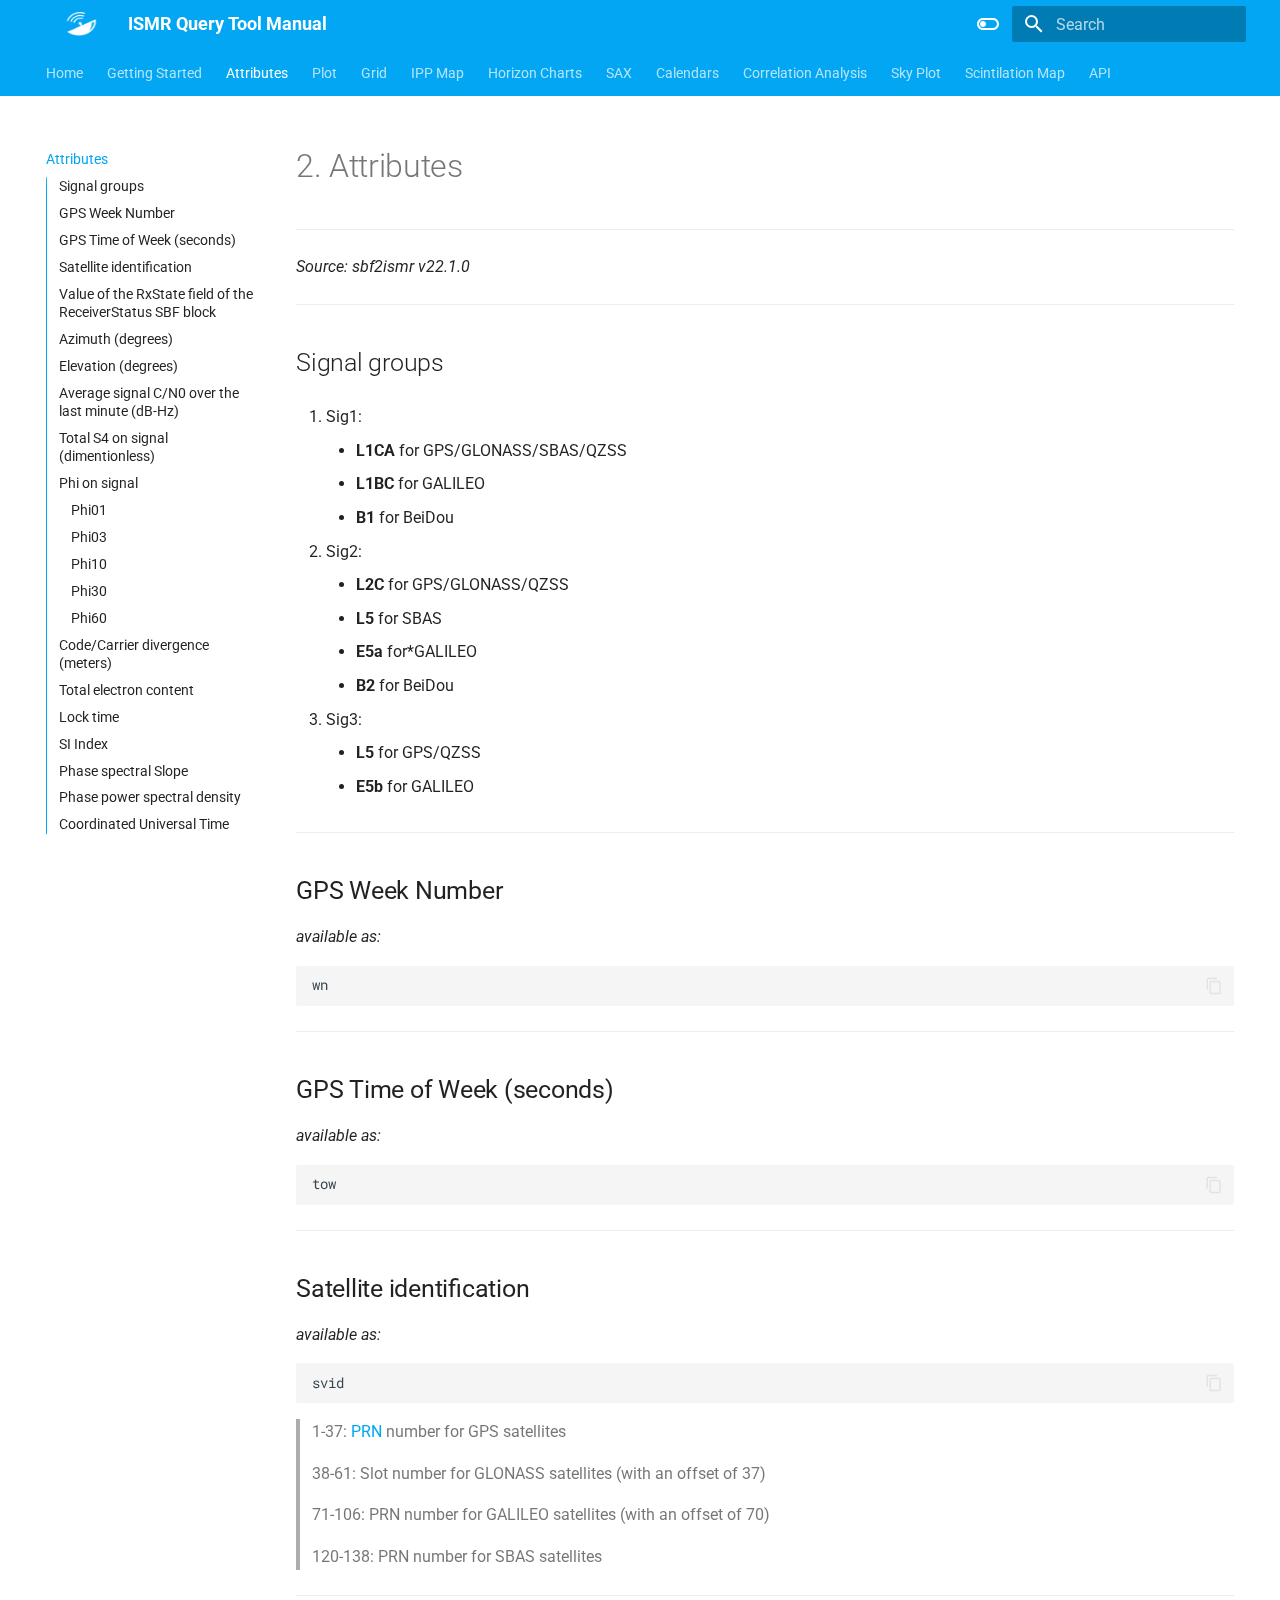
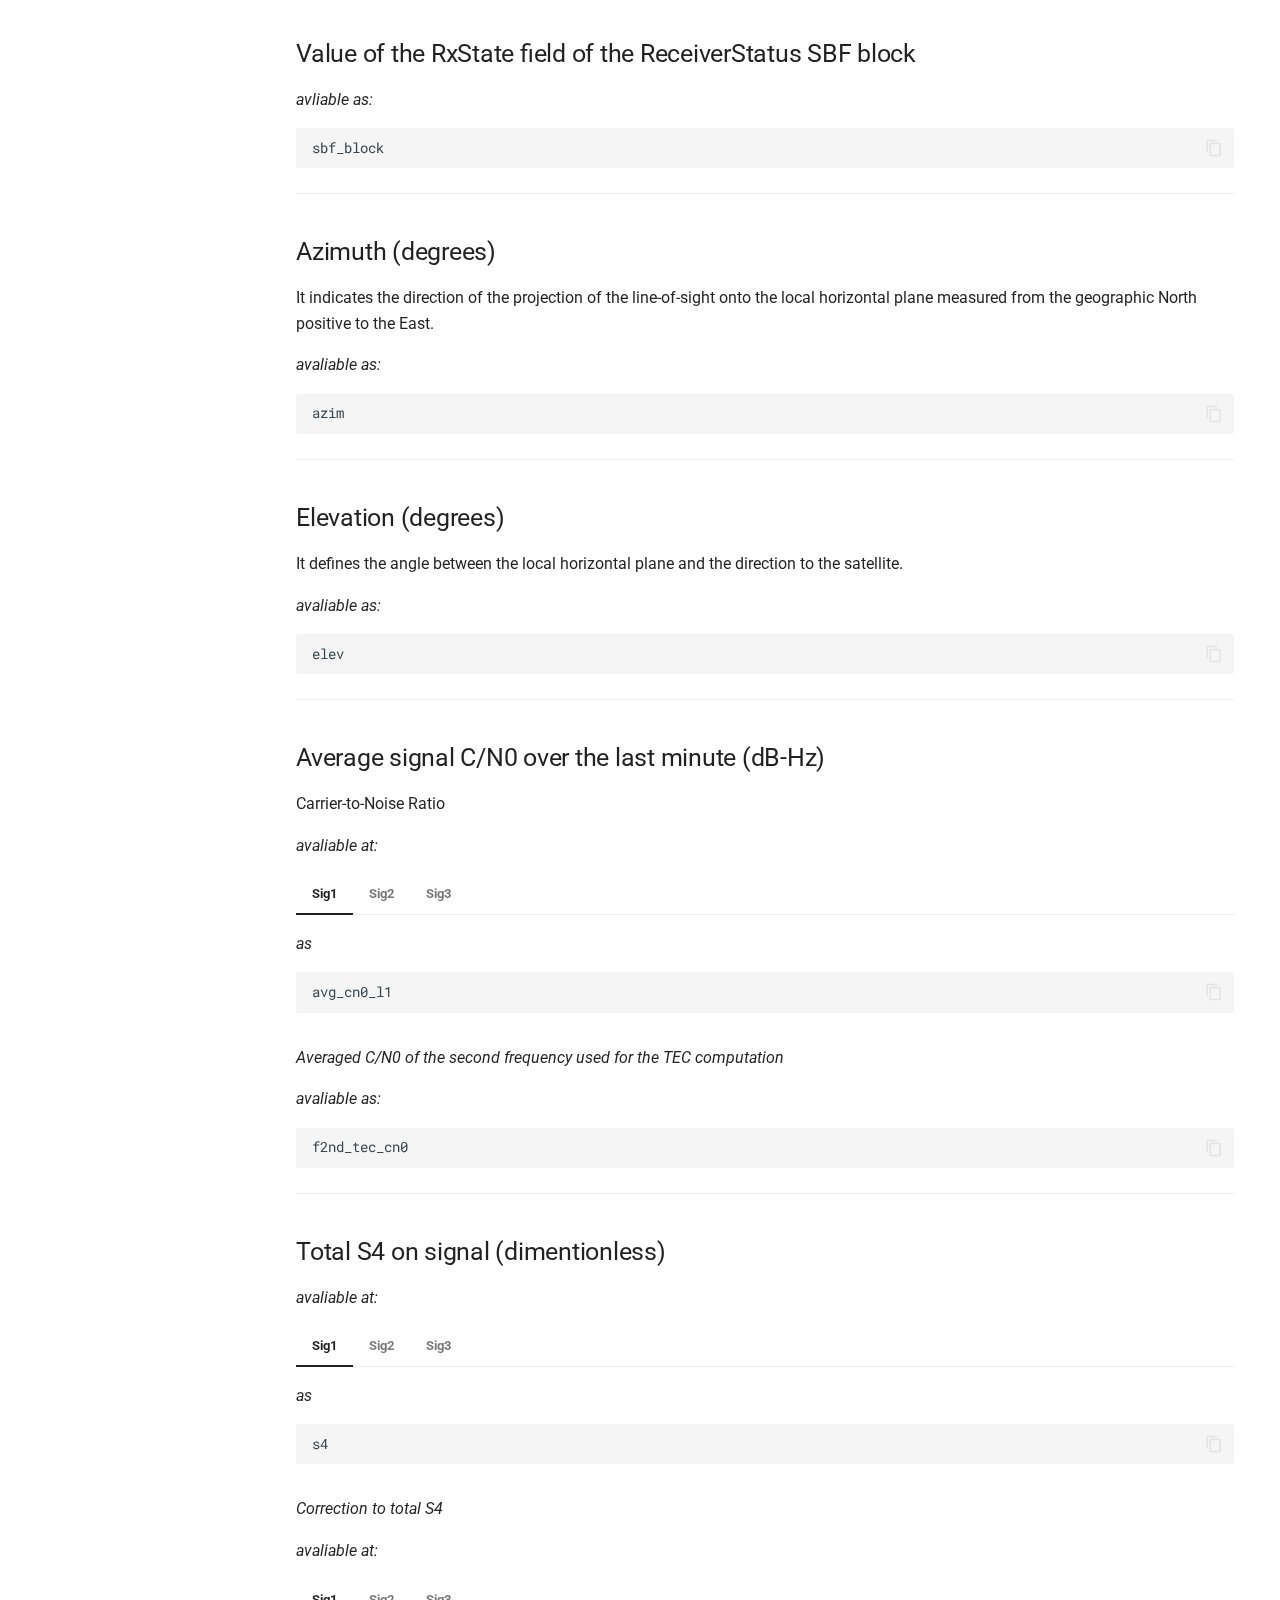
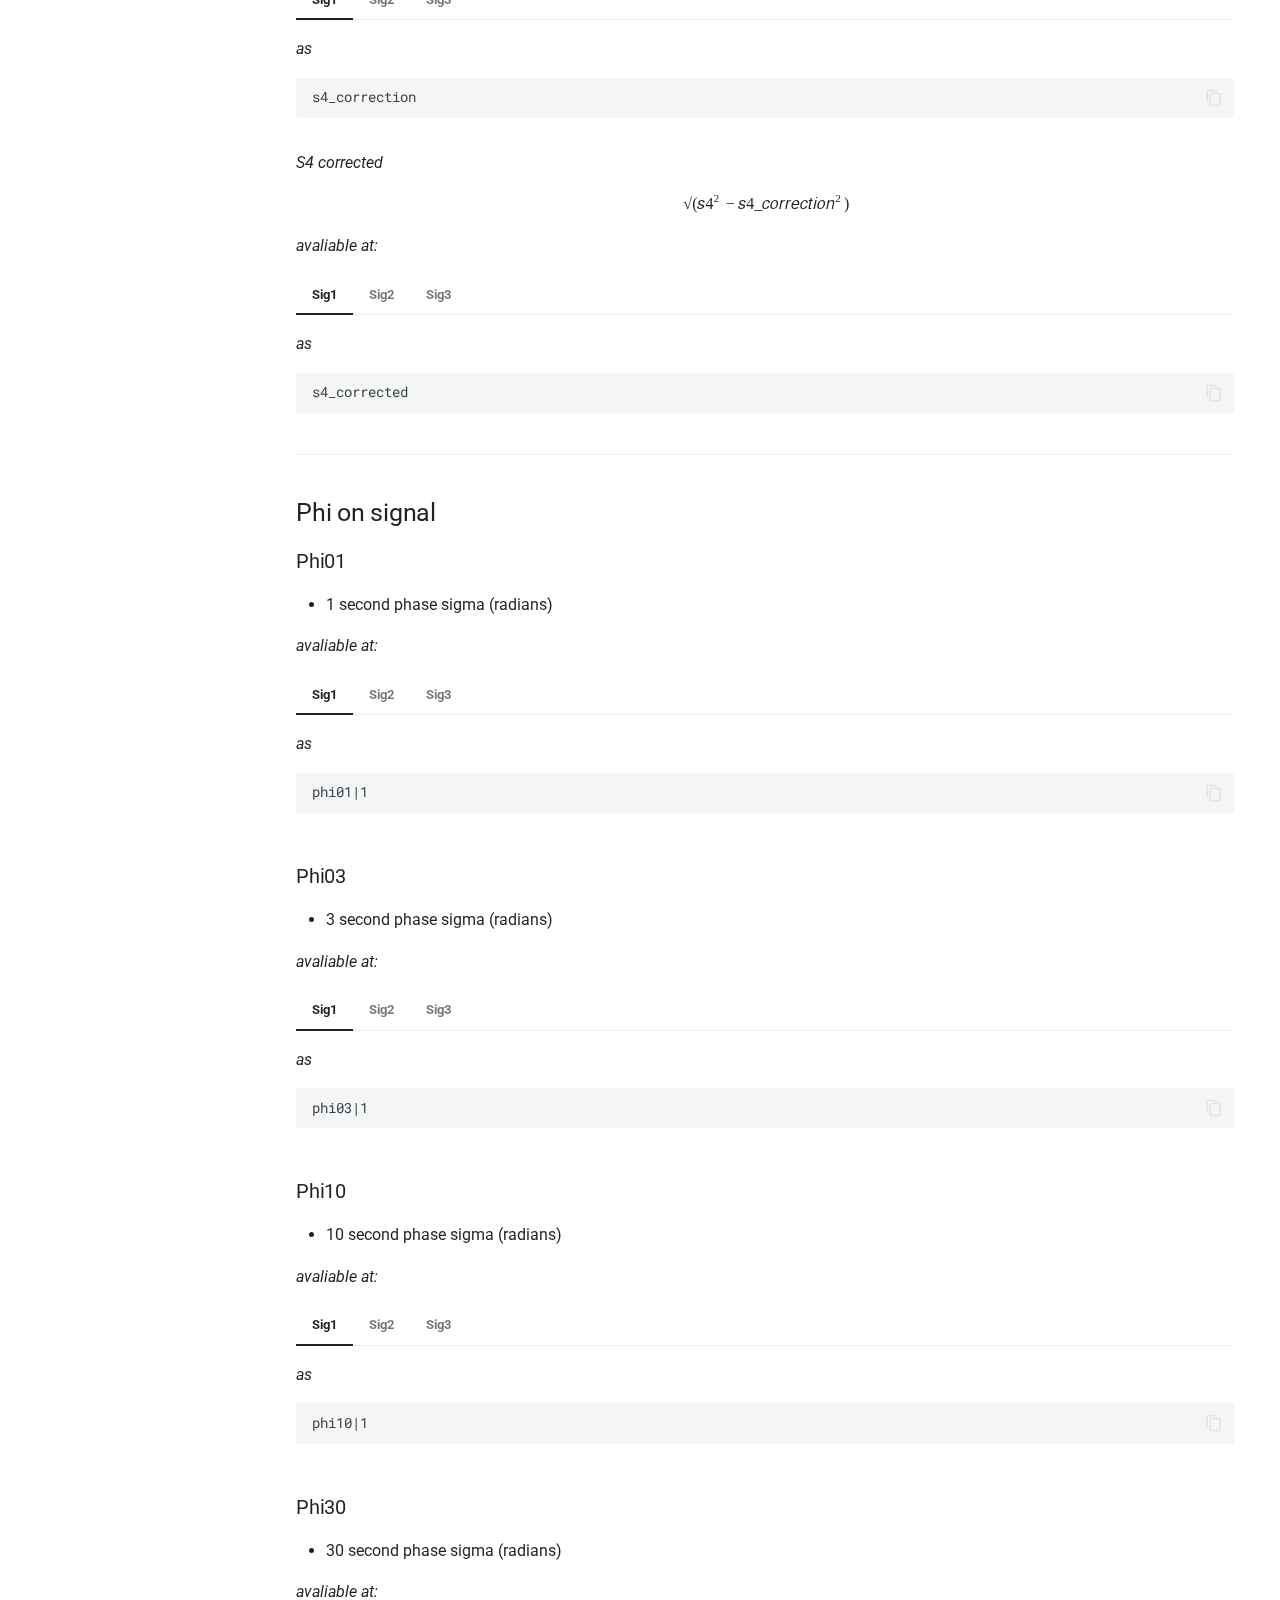
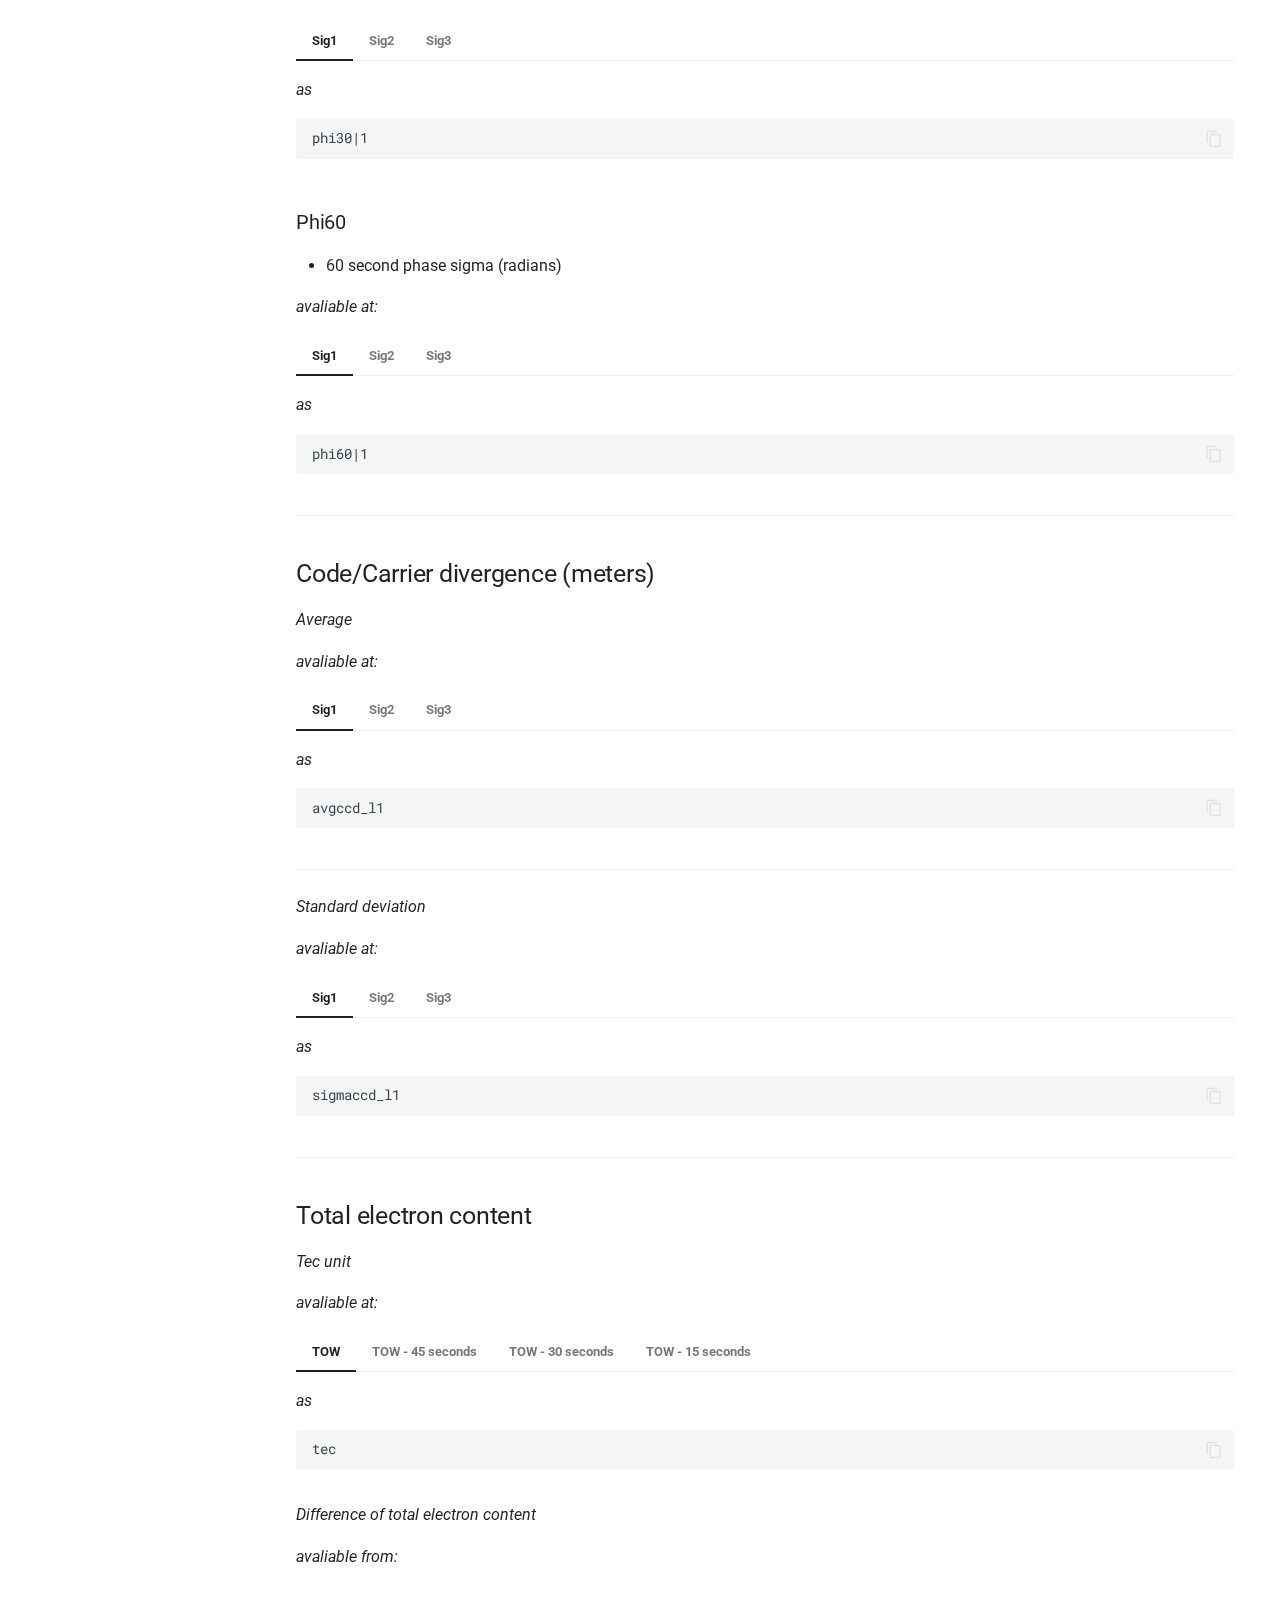
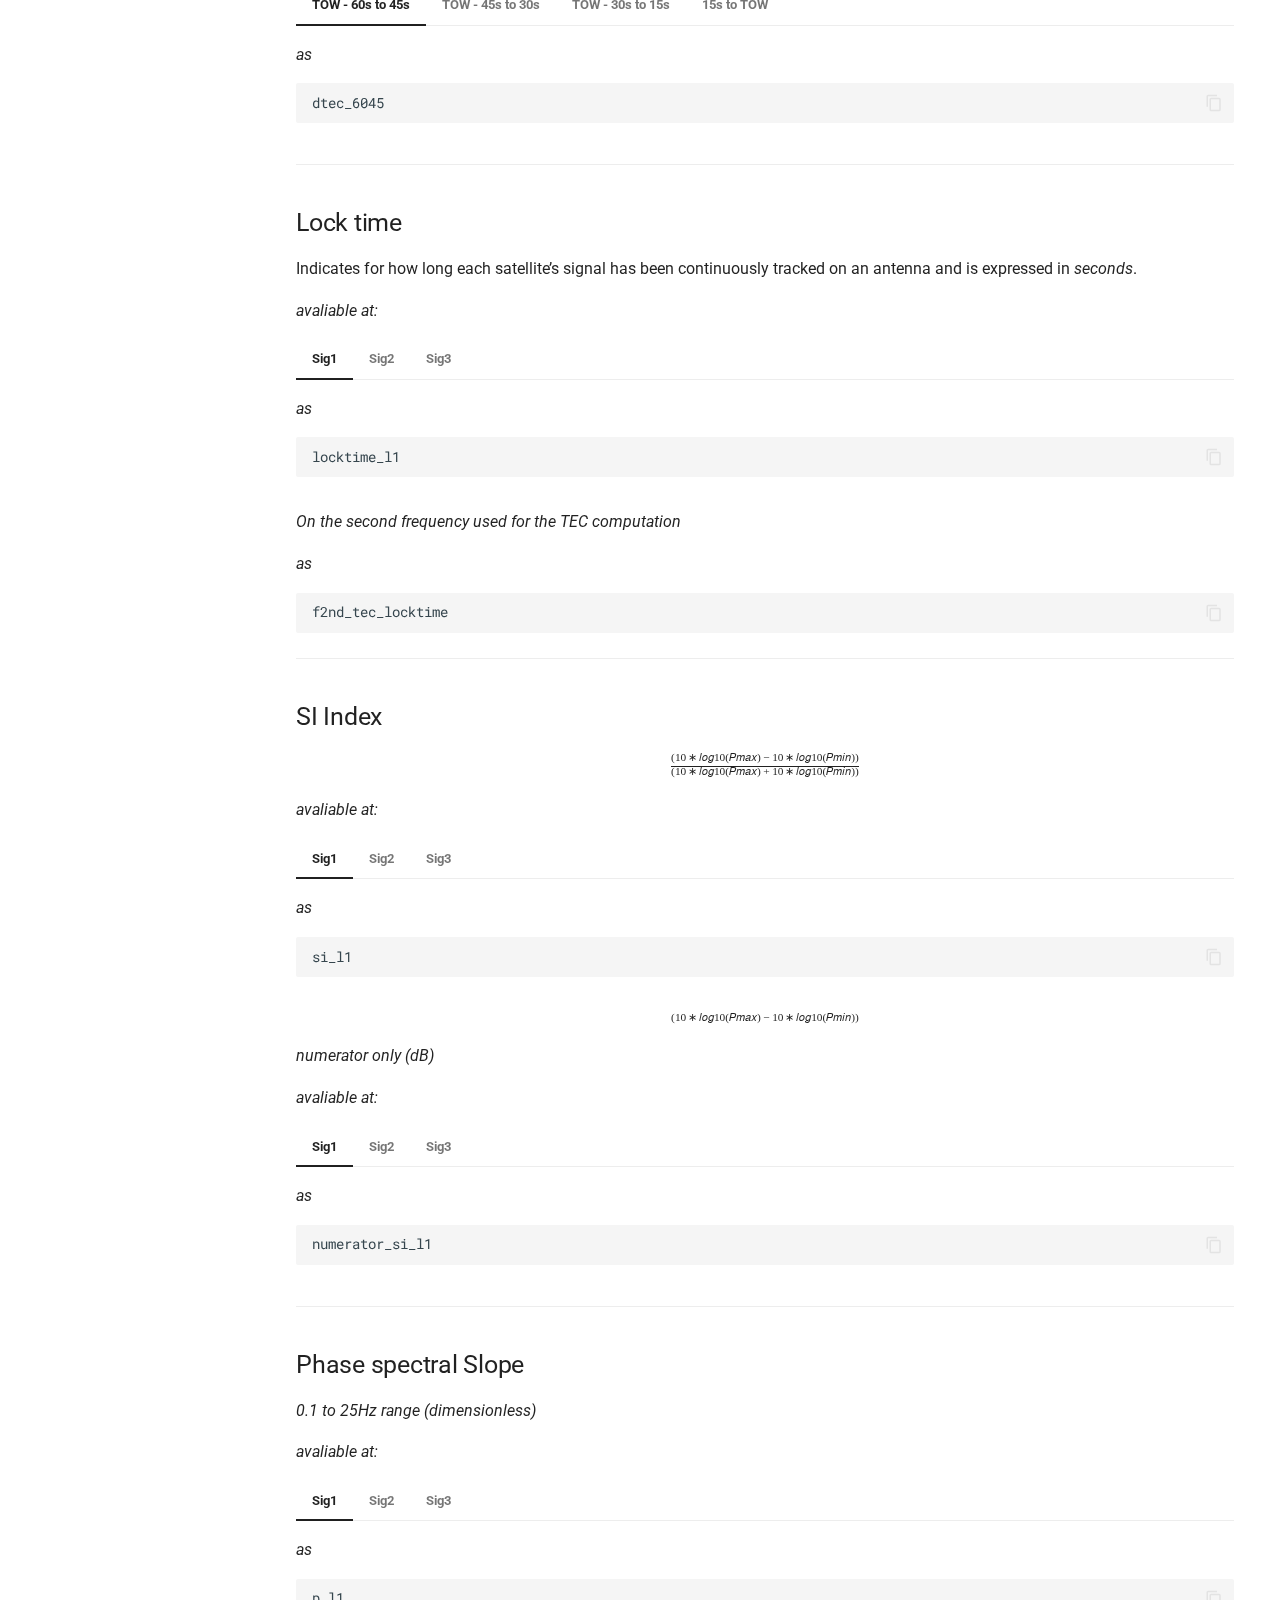
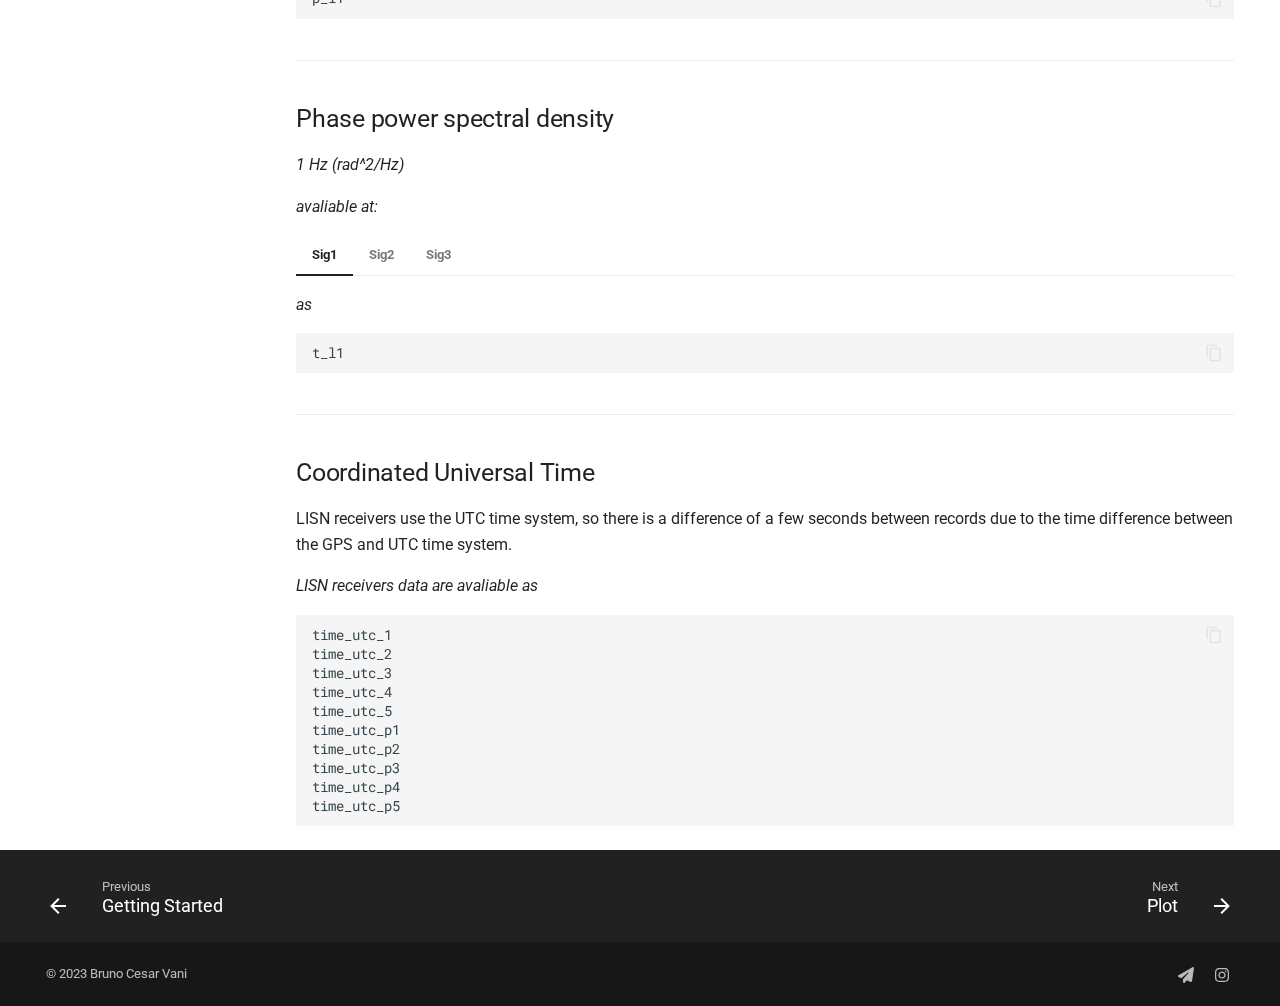
<file: atributos/index.html>
<!doctype html>
<html lang="en" class="no-js">
  <head>
    
      <meta charset="utf-8">
      <meta name="viewport" content="width=device-width,initial-scale=1">
      
      
      
      
        <link rel="prev" href="../gS/">
      
      
        <link rel="next" href="../plot/">
      
      
      <link rel="icon" href="../images/icon.png">
      <meta name="generator" content="mkdocs-1.5.3, mkdocs-material-9.5.15">
    
    
  <title>ISMR Query Tool Manual</title>

    
      <link rel="stylesheet" href="../assets/stylesheets/main.7e359304.min.css">
      
        
        <link rel="stylesheet" href="../assets/stylesheets/palette.06af60db.min.css">
      
      


    
    
      
    
    
      
        
        
        <link rel="preconnect" href="https://fonts.gstatic.com" crossorigin>
        <link rel="stylesheet" href="https://fonts.googleapis.com/css?family=Roboto:300,300i,400,400i,700,700i%7CRoboto+Mono:400,400i,700,700i&display=fallback">
        <style>:root{--md-text-font:"Roboto";--md-code-font:"Roboto Mono"}</style>
      
    
    
      <link rel="stylesheet" href="../stylesheets/extra.css">
    
    <script>__md_scope=new URL("..",location),__md_hash=e=>[...e].reduce((e,_)=>(e<<5)-e+_.charCodeAt(0),0),__md_get=(e,_=localStorage,t=__md_scope)=>JSON.parse(_.getItem(t.pathname+"."+e)),__md_set=(e,_,t=localStorage,a=__md_scope)=>{try{t.setItem(a.pathname+"."+e,JSON.stringify(_))}catch(e){}}</script>
    
      

    
    
    
  </head>
  
  
    
    
      
    
    
    
    
    <body dir="ltr" data-md-color-scheme="slate" data-md-color-primary="light-blue" data-md-color-accent="lime">
  
    
    <input class="md-toggle" data-md-toggle="drawer" type="checkbox" id="__drawer" autocomplete="off">
    <input class="md-toggle" data-md-toggle="search" type="checkbox" id="__search" autocomplete="off">
    <label class="md-overlay" for="__drawer"></label>
    <div data-md-component="skip">
      
        
        <a href="#2-attributes" class="md-skip">
          Skip to content
        </a>
      
    </div>
    <div data-md-component="announce">
      
    </div>
    
    
      

<header class="md-header" data-md-component="header">
  <nav class="md-header__inner md-grid" aria-label="Header">
    <a href=".." title="ISMR Query Tool Manual" class="md-header__button md-logo" aria-label="ISMR Query Tool Manual" data-md-component="logo">
      
  <img src="../images/logo.png" alt="logo">

    </a>
    <label class="md-header__button md-icon" for="__drawer">
      
      <svg xmlns="http://www.w3.org/2000/svg" viewBox="0 0 24 24"><path d="M3 6h18v2H3V6m0 5h18v2H3v-2m0 5h18v2H3v-2Z"/></svg>
    </label>
    <div class="md-header__title" data-md-component="header-title">
      <div class="md-header__ellipsis">
        <div class="md-header__topic">
          <span class="md-ellipsis">
            ISMR Query Tool Manual
          </span>
        </div>
        <div class="md-header__topic" data-md-component="header-topic">
          <span class="md-ellipsis">
            
              Attributes
            
          </span>
        </div>
      </div>
    </div>
    
      
        <form class="md-header__option" data-md-component="palette">
  
    
    
    
    <input class="md-option" data-md-color-media="(prefers-color-scheme: dark)" data-md-color-scheme="slate" data-md-color-primary="light-blue" data-md-color-accent="lime"  aria-label="Switch to light mode"  type="radio" name="__palette" id="__palette_0">
    
      <label class="md-header__button md-icon" title="Switch to light mode" for="__palette_1" hidden>
        <svg xmlns="http://www.w3.org/2000/svg" viewBox="0 0 24 24"><path d="M17 7H7a5 5 0 0 0-5 5 5 5 0 0 0 5 5h10a5 5 0 0 0 5-5 5 5 0 0 0-5-5m0 8a3 3 0 0 1-3-3 3 3 0 0 1 3-3 3 3 0 0 1 3 3 3 3 0 0 1-3 3Z"/></svg>
      </label>
    
  
    
    
    
    <input class="md-option" data-md-color-media="(prefers-color-scheme: light)" data-md-color-scheme="default" data-md-color-primary="light-blue" data-md-color-accent="yellow"  aria-label="Switch to dark mode"  type="radio" name="__palette" id="__palette_1">
    
      <label class="md-header__button md-icon" title="Switch to dark mode" for="__palette_0" hidden>
        <svg xmlns="http://www.w3.org/2000/svg" viewBox="0 0 24 24"><path d="M17 6H7c-3.31 0-6 2.69-6 6s2.69 6 6 6h10c3.31 0 6-2.69 6-6s-2.69-6-6-6zm0 10H7c-2.21 0-4-1.79-4-4s1.79-4 4-4h10c2.21 0 4 1.79 4 4s-1.79 4-4 4zM7 9c-1.66 0-3 1.34-3 3s1.34 3 3 3 3-1.34 3-3-1.34-3-3-3z"/></svg>
      </label>
    
  
</form>
      
    
    
      <script>var media,input,key,value,palette=__md_get("__palette");if(palette&&palette.color){"(prefers-color-scheme)"===palette.color.media&&(media=matchMedia("(prefers-color-scheme: light)"),input=document.querySelector(media.matches?"[data-md-color-media='(prefers-color-scheme: light)']":"[data-md-color-media='(prefers-color-scheme: dark)']"),palette.color.media=input.getAttribute("data-md-color-media"),palette.color.scheme=input.getAttribute("data-md-color-scheme"),palette.color.primary=input.getAttribute("data-md-color-primary"),palette.color.accent=input.getAttribute("data-md-color-accent"));for([key,value]of Object.entries(palette.color))document.body.setAttribute("data-md-color-"+key,value)}</script>
    
    
    
      <label class="md-header__button md-icon" for="__search">
        
        <svg xmlns="http://www.w3.org/2000/svg" viewBox="0 0 24 24"><path d="M9.5 3A6.5 6.5 0 0 1 16 9.5c0 1.61-.59 3.09-1.56 4.23l.27.27h.79l5 5-1.5 1.5-5-5v-.79l-.27-.27A6.516 6.516 0 0 1 9.5 16 6.5 6.5 0 0 1 3 9.5 6.5 6.5 0 0 1 9.5 3m0 2C7 5 5 7 5 9.5S7 14 9.5 14 14 12 14 9.5 12 5 9.5 5Z"/></svg>
      </label>
      <div class="md-search" data-md-component="search" role="dialog">
  <label class="md-search__overlay" for="__search"></label>
  <div class="md-search__inner" role="search">
    <form class="md-search__form" name="search">
      <input type="text" class="md-search__input" name="query" aria-label="Search" placeholder="Search" autocapitalize="off" autocorrect="off" autocomplete="off" spellcheck="false" data-md-component="search-query" required>
      <label class="md-search__icon md-icon" for="__search">
        
        <svg xmlns="http://www.w3.org/2000/svg" viewBox="0 0 24 24"><path d="M9.5 3A6.5 6.5 0 0 1 16 9.5c0 1.61-.59 3.09-1.56 4.23l.27.27h.79l5 5-1.5 1.5-5-5v-.79l-.27-.27A6.516 6.516 0 0 1 9.5 16 6.5 6.5 0 0 1 3 9.5 6.5 6.5 0 0 1 9.5 3m0 2C7 5 5 7 5 9.5S7 14 9.5 14 14 12 14 9.5 12 5 9.5 5Z"/></svg>
        
        <svg xmlns="http://www.w3.org/2000/svg" viewBox="0 0 24 24"><path d="M20 11v2H8l5.5 5.5-1.42 1.42L4.16 12l7.92-7.92L13.5 5.5 8 11h12Z"/></svg>
      </label>
      <nav class="md-search__options" aria-label="Search">
        
        <button type="reset" class="md-search__icon md-icon" title="Clear" aria-label="Clear" tabindex="-1">
          
          <svg xmlns="http://www.w3.org/2000/svg" viewBox="0 0 24 24"><path d="M19 6.41 17.59 5 12 10.59 6.41 5 5 6.41 10.59 12 5 17.59 6.41 19 12 13.41 17.59 19 19 17.59 13.41 12 19 6.41Z"/></svg>
        </button>
      </nav>
      
        <div class="md-search__suggest" data-md-component="search-suggest"></div>
      
    </form>
    <div class="md-search__output">
      <div class="md-search__scrollwrap" data-md-scrollfix>
        <div class="md-search-result" data-md-component="search-result">
          <div class="md-search-result__meta">
            Initializing search
          </div>
          <ol class="md-search-result__list" role="presentation"></ol>
        </div>
      </div>
    </div>
  </div>
</div>
    
    
  </nav>
  
</header>
    
    <div class="md-container" data-md-component="container">
      
      
        
          
            
<nav class="md-tabs" aria-label="Tabs" data-md-component="tabs">
  <div class="md-grid">
    <ul class="md-tabs__list">
      
        
  
  
  
    <li class="md-tabs__item">
      <a href=".." class="md-tabs__link">
        
  
    
  
  Home

      </a>
    </li>
  

      
        
  
  
  
    <li class="md-tabs__item">
      <a href="../gS/" class="md-tabs__link">
        
  
    
  
  Getting Started

      </a>
    </li>
  

      
        
  
  
    
  
  
    <li class="md-tabs__item md-tabs__item--active">
      <a href="./" class="md-tabs__link">
        
  
    
  
  Attributes

      </a>
    </li>
  

      
        
  
  
  
    <li class="md-tabs__item">
      <a href="../plot/" class="md-tabs__link">
        
  
    
  
  Plot

      </a>
    </li>
  

      
        
  
  
  
    <li class="md-tabs__item">
      <a href="../grid/" class="md-tabs__link">
        
  
    
  
  Grid

      </a>
    </li>
  

      
        
  
  
  
    <li class="md-tabs__item">
      <a href="../ippmap/" class="md-tabs__link">
        
  
    
  
  IPP Map

      </a>
    </li>
  

      
        
  
  
  
    <li class="md-tabs__item">
      <a href="../hC/" class="md-tabs__link">
        
  
    
  
  Horizon Charts

      </a>
    </li>
  

      
        
  
  
  
    <li class="md-tabs__item">
      <a href="../sax/" class="md-tabs__link">
        
  
    
  
  SAX

      </a>
    </li>
  

      
        
  
  
  
    <li class="md-tabs__item">
      <a href="../cView/" class="md-tabs__link">
        
  
    
  
  Calendars

      </a>
    </li>
  

      
        
  
  
  
    <li class="md-tabs__item">
      <a href="../cA/" class="md-tabs__link">
        
  
    
  
  Correlation Analysis

      </a>
    </li>
  

      
        
  
  
  
    <li class="md-tabs__item">
      <a href="../skyplot/" class="md-tabs__link">
        
  
    
  
  Sky Plot

      </a>
    </li>
  

      
        
  
  
  
    <li class="md-tabs__item">
      <a href="../scintilation/" class="md-tabs__link">
        
  
    
  
  Scintilation Map

      </a>
    </li>
  

      
        
  
  
  
    <li class="md-tabs__item">
      <a href="../api/" class="md-tabs__link">
        
  
    
  
  API

      </a>
    </li>
  

      
    </ul>
  </div>
</nav>
          
        
      
      <main class="md-main" data-md-component="main">
        <div class="md-main__inner md-grid">
          
            
              
              <div class="md-sidebar md-sidebar--primary" data-md-component="sidebar" data-md-type="navigation" >
                <div class="md-sidebar__scrollwrap">
                  <div class="md-sidebar__inner">
                    


  


  

<nav class="md-nav md-nav--primary md-nav--lifted md-nav--integrated" aria-label="Navigation" data-md-level="0">
  <label class="md-nav__title" for="__drawer">
    <a href=".." title="ISMR Query Tool Manual" class="md-nav__button md-logo" aria-label="ISMR Query Tool Manual" data-md-component="logo">
      
  <img src="../images/logo.png" alt="logo">

    </a>
    ISMR Query Tool Manual
  </label>
  
  <ul class="md-nav__list" data-md-scrollfix>
    
      
      
  
  
  
  
    <li class="md-nav__item">
      <a href=".." class="md-nav__link">
        
  
  <span class="md-ellipsis">
    Home
  </span>
  

      </a>
    </li>
  

    
      
      
  
  
  
  
    <li class="md-nav__item">
      <a href="../gS/" class="md-nav__link">
        
  
  <span class="md-ellipsis">
    Getting Started
  </span>
  

      </a>
    </li>
  

    
      
      
  
  
    
  
  
  
    <li class="md-nav__item md-nav__item--active">
      
      <input class="md-nav__toggle md-toggle" type="checkbox" id="__toc">
      
      
        
      
      
        <label class="md-nav__link md-nav__link--active" for="__toc">
          
  
  <span class="md-ellipsis">
    Attributes
  </span>
  

          <span class="md-nav__icon md-icon"></span>
        </label>
      
      <a href="./" class="md-nav__link md-nav__link--active">
        
  
  <span class="md-ellipsis">
    Attributes
  </span>
  

      </a>
      
        

<nav class="md-nav md-nav--secondary" aria-label="Table of contents">
  
  
  
    
  
  
    <label class="md-nav__title" for="__toc">
      <span class="md-nav__icon md-icon"></span>
      Table of contents
    </label>
    <ul class="md-nav__list" data-md-component="toc" data-md-scrollfix>
      
        <li class="md-nav__item">
  <a href="#signal-groups" class="md-nav__link">
    <span class="md-ellipsis">
      Signal groups
    </span>
  </a>
  
</li>
      
        <li class="md-nav__item">
  <a href="#gps-week-number" class="md-nav__link">
    <span class="md-ellipsis">
      GPS Week Number
    </span>
  </a>
  
</li>
      
        <li class="md-nav__item">
  <a href="#gps-time-of-week-seconds" class="md-nav__link">
    <span class="md-ellipsis">
      GPS Time of Week (seconds)
    </span>
  </a>
  
</li>
      
        <li class="md-nav__item">
  <a href="#satellite-identification" class="md-nav__link">
    <span class="md-ellipsis">
      Satellite identification
    </span>
  </a>
  
</li>
      
        <li class="md-nav__item">
  <a href="#value-of-the-rxstate-field-of-the-receiverstatus-sbf-block" class="md-nav__link">
    <span class="md-ellipsis">
      Value of the RxState field of the ReceiverStatus SBF block
    </span>
  </a>
  
</li>
      
        <li class="md-nav__item">
  <a href="#azimuth-degrees" class="md-nav__link">
    <span class="md-ellipsis">
      Azimuth (degrees)
    </span>
  </a>
  
</li>
      
        <li class="md-nav__item">
  <a href="#elevation-degrees" class="md-nav__link">
    <span class="md-ellipsis">
      Elevation (degrees)
    </span>
  </a>
  
</li>
      
        <li class="md-nav__item">
  <a href="#average-signal-cn0-over-the-last-minute-db-hz" class="md-nav__link">
    <span class="md-ellipsis">
      Average signal C/N0 over the last minute (dB-Hz)
    </span>
  </a>
  
</li>
      
        <li class="md-nav__item">
  <a href="#total-s4-on-signal-dimentionless" class="md-nav__link">
    <span class="md-ellipsis">
      Total S4 on signal (dimentionless)
    </span>
  </a>
  
</li>
      
        <li class="md-nav__item">
  <a href="#phi-on-signal" class="md-nav__link">
    <span class="md-ellipsis">
      Phi on signal
    </span>
  </a>
  
    <nav class="md-nav" aria-label="Phi on signal">
      <ul class="md-nav__list">
        
          <li class="md-nav__item">
  <a href="#phi01" class="md-nav__link">
    <span class="md-ellipsis">
      Phi01
    </span>
  </a>
  
</li>
        
          <li class="md-nav__item">
  <a href="#phi03" class="md-nav__link">
    <span class="md-ellipsis">
      Phi03
    </span>
  </a>
  
</li>
        
          <li class="md-nav__item">
  <a href="#phi10" class="md-nav__link">
    <span class="md-ellipsis">
      Phi10
    </span>
  </a>
  
</li>
        
          <li class="md-nav__item">
  <a href="#phi30" class="md-nav__link">
    <span class="md-ellipsis">
      Phi30
    </span>
  </a>
  
</li>
        
          <li class="md-nav__item">
  <a href="#phi60" class="md-nav__link">
    <span class="md-ellipsis">
      Phi60
    </span>
  </a>
  
</li>
        
      </ul>
    </nav>
  
</li>
      
        <li class="md-nav__item">
  <a href="#codecarrier-divergence-meters" class="md-nav__link">
    <span class="md-ellipsis">
      Code/Carrier divergence (meters)
    </span>
  </a>
  
</li>
      
        <li class="md-nav__item">
  <a href="#total-electron-content" class="md-nav__link">
    <span class="md-ellipsis">
      Total electron content
    </span>
  </a>
  
</li>
      
        <li class="md-nav__item">
  <a href="#lock-time" class="md-nav__link">
    <span class="md-ellipsis">
      Lock time
    </span>
  </a>
  
</li>
      
        <li class="md-nav__item">
  <a href="#si-index" class="md-nav__link">
    <span class="md-ellipsis">
      SI Index
    </span>
  </a>
  
</li>
      
        <li class="md-nav__item">
  <a href="#phase-spectral-slope" class="md-nav__link">
    <span class="md-ellipsis">
      Phase spectral Slope
    </span>
  </a>
  
</li>
      
        <li class="md-nav__item">
  <a href="#phase-power-spectral-density" class="md-nav__link">
    <span class="md-ellipsis">
      Phase power spectral density
    </span>
  </a>
  
</li>
      
        <li class="md-nav__item">
  <a href="#coordinated-universal-time" class="md-nav__link">
    <span class="md-ellipsis">
      Coordinated Universal Time
    </span>
  </a>
  
</li>
      
    </ul>
  
</nav>
      
    </li>
  

    
      
      
  
  
  
  
    <li class="md-nav__item">
      <a href="../plot/" class="md-nav__link">
        
  
  <span class="md-ellipsis">
    Plot
  </span>
  

      </a>
    </li>
  

    
      
      
  
  
  
  
    <li class="md-nav__item">
      <a href="../grid/" class="md-nav__link">
        
  
  <span class="md-ellipsis">
    Grid
  </span>
  

      </a>
    </li>
  

    
      
      
  
  
  
  
    <li class="md-nav__item">
      <a href="../ippmap/" class="md-nav__link">
        
  
  <span class="md-ellipsis">
    IPP Map
  </span>
  

      </a>
    </li>
  

    
      
      
  
  
  
  
    <li class="md-nav__item">
      <a href="../hC/" class="md-nav__link">
        
  
  <span class="md-ellipsis">
    Horizon Charts
  </span>
  

      </a>
    </li>
  

    
      
      
  
  
  
  
    <li class="md-nav__item">
      <a href="../sax/" class="md-nav__link">
        
  
  <span class="md-ellipsis">
    SAX
  </span>
  

      </a>
    </li>
  

    
      
      
  
  
  
  
    <li class="md-nav__item">
      <a href="../cView/" class="md-nav__link">
        
  
  <span class="md-ellipsis">
    Calendars
  </span>
  

      </a>
    </li>
  

    
      
      
  
  
  
  
    <li class="md-nav__item">
      <a href="../cA/" class="md-nav__link">
        
  
  <span class="md-ellipsis">
    Correlation Analysis
  </span>
  

      </a>
    </li>
  

    
      
      
  
  
  
  
    <li class="md-nav__item">
      <a href="../skyplot/" class="md-nav__link">
        
  
  <span class="md-ellipsis">
    Sky Plot
  </span>
  

      </a>
    </li>
  

    
      
      
  
  
  
  
    <li class="md-nav__item">
      <a href="../scintilation/" class="md-nav__link">
        
  
  <span class="md-ellipsis">
    Scintilation Map
  </span>
  

      </a>
    </li>
  

    
      
      
  
  
  
  
    <li class="md-nav__item">
      <a href="../api/" class="md-nav__link">
        
  
  <span class="md-ellipsis">
    API
  </span>
  

      </a>
    </li>
  

    
  </ul>
</nav>
                  </div>
                </div>
              </div>
            
            
          
          
            <div class="md-content" data-md-component="content">
              <article class="md-content__inner md-typeset">
                
                  


<h1 id="2-attributes">2. Attributes</h1>
<hr />
<p><em>Source: sbf2ismr v22.1.0</em></p>
<hr />
<h2 id="signal-groups">Signal groups</h2>
<ol>
<li>
<p>Sig1:</p>
<ul>
<li><strong>L1CA</strong> for GPS/GLONASS/SBAS/QZSS </li>
<li><strong>L1BC</strong> for GALILEO </li>
<li><strong>B1</strong> for BeiDou </li>
</ul>
</li>
<li>
<p>Sig2:</p>
<ul>
<li><strong>L2C</strong> for GPS/GLONASS/QZSS </li>
<li><strong>L5</strong> for SBAS </li>
<li><strong>E5a</strong> for*GALILEO </li>
<li><strong>B2</strong> for BeiDou </li>
</ul>
</li>
<li>
<p>Sig3:</p>
<ul>
<li><strong>L5</strong> for GPS/QZSS </li>
<li><strong>E5b</strong> for GALILEO </li>
</ul>
</li>
</ol>
<hr />
<h2 id="gps-week-number"><strong>GPS Week Number</strong></h2>
<p><em>available as:</em></p>
<div class="highlight"><pre><span></span><code><a id="__codelineno-0-1" name="__codelineno-0-1" href="#__codelineno-0-1"></a>wn
</code></pre></div>
<hr />
<h2 id="gps-time-of-week-seconds"><strong>GPS Time of Week (seconds)</strong></h2>
<p><em>available as:</em></p>
<div class="highlight"><pre><span></span><code><a id="__codelineno-1-1" name="__codelineno-1-1" href="#__codelineno-1-1"></a>tow
</code></pre></div>
<hr />
<h2 id="satellite-identification"><strong>Satellite identification</strong></h2>
<p><em>available as:</em></p>
<div class="highlight"><pre><span></span><code><a id="__codelineno-2-1" name="__codelineno-2-1" href="#__codelineno-2-1"></a>svid
</code></pre></div>
<blockquote>
<p>1-37: <a href="" title="Pseudorandom noise">PRN</a> number for GPS satellites</p>
<p>38-61: Slot number for GLONASS satellites (with an offset of 37)</p>
<p>71-106: PRN number for GALILEO satellites (with an offset of 70)</p>
<p>120-138: PRN number for SBAS satellites</p>
</blockquote>
<hr />
<h2 id="value-of-the-rxstate-field-of-the-receiverstatus-sbf-block"><strong>Value of the RxState field of the ReceiverStatus SBF block</strong></h2>
<p><em>avliable as:</em></p>
<div class="highlight"><pre><span></span><code><a id="__codelineno-3-1" name="__codelineno-3-1" href="#__codelineno-3-1"></a>sbf_block
</code></pre></div>
<hr />
<h2 id="azimuth-degrees"><strong>Azimuth (degrees)</strong></h2>
<p>It indicates the direction of the projection of the line-of-sight onto the local horizontal plane measured from the geographic North
positive to the East.</p>
<p><em>avaliable as:</em></p>
<div class="highlight"><pre><span></span><code><a id="__codelineno-4-1" name="__codelineno-4-1" href="#__codelineno-4-1"></a>azim
</code></pre></div>
<hr />
<h2 id="elevation-degrees"><strong>Elevation (degrees)</strong></h2>
<p>It defines the angle between the local horizontal plane and the direction to the satellite.</p>
<p><em>avaliable as:</em></p>
<div class="highlight"><pre><span></span><code><a id="__codelineno-5-1" name="__codelineno-5-1" href="#__codelineno-5-1"></a>elev
</code></pre></div>
<hr />
<h2 id="average-signal-cn0-over-the-last-minute-db-hz"><strong>Average signal C/N0 over the last minute (dB-Hz)</strong></h2>
<p>Carrier-to-Noise Ratio</p>
<p><em>avaliable at:</em></p>
<div class="tabbed-set tabbed-alternate" data-tabs="1:3"><input checked="checked" id="sig1" name="__tabbed_1" type="radio" /><input id="sig2" name="__tabbed_1" type="radio" /><input id="sig3" name="__tabbed_1" type="radio" /><div class="tabbed-labels"><label for="sig1">Sig1</label><label for="sig2">Sig2</label><label for="sig3">Sig3</label></div>
<div class="tabbed-content">
<div class="tabbed-block">
<p><em>as</em>
<div class="highlight"><pre><span></span><code><a id="__codelineno-6-1" name="__codelineno-6-1" href="#__codelineno-6-1"></a>avg_cn0_l1
</code></pre></div></p>
</div>
<div class="tabbed-block">
<p><em>as</em>
<div class="highlight"><pre><span></span><code><a id="__codelineno-7-1" name="__codelineno-7-1" href="#__codelineno-7-1"></a>avg_cn0_l2
</code></pre></div></p>
</div>
<div class="tabbed-block">
<p><em>as</em>
<div class="highlight"><pre><span></span><code><a id="__codelineno-8-1" name="__codelineno-8-1" href="#__codelineno-8-1"></a>avg_cn0_l5
</code></pre></div></p>
</div>
</div>
</div>
<p><em>Averaged C/N0 of the second frequency used for the TEC computation</em></p>
<p><em>avaliable as:</em></p>
<div class="highlight"><pre><span></span><code><a id="__codelineno-9-1" name="__codelineno-9-1" href="#__codelineno-9-1"></a>f2nd_tec_cn0
</code></pre></div>
<hr />
<h2 id="total-s4-on-signal-dimentionless"><strong>Total S4 on signal (dimentionless)</strong></h2>
<p><em>avaliable at:</em></p>
<div class="tabbed-set tabbed-alternate" data-tabs="2:3"><input checked="checked" id="sig1_1" name="__tabbed_2" type="radio" /><input id="sig2_1" name="__tabbed_2" type="radio" /><input id="sig3_1" name="__tabbed_2" type="radio" /><div class="tabbed-labels"><label for="sig1_1">Sig1</label><label for="sig2_1">Sig2</label><label for="sig3_1">Sig3</label></div>
<div class="tabbed-content">
<div class="tabbed-block">
<p><em>as</em>
<div class="highlight"><pre><span></span><code><a id="__codelineno-10-1" name="__codelineno-10-1" href="#__codelineno-10-1"></a>s4
</code></pre></div></p>
</div>
<div class="tabbed-block">
<p><em>as</em>
<div class="highlight"><pre><span></span><code><a id="__codelineno-11-1" name="__codelineno-11-1" href="#__codelineno-11-1"></a>s4_l2
</code></pre></div></p>
</div>
<div class="tabbed-block">
<p><em>as</em>
<div class="highlight"><pre><span></span><code><a id="__codelineno-12-1" name="__codelineno-12-1" href="#__codelineno-12-1"></a>s4_l5
</code></pre></div></p>
</div>
</div>
</div>
<p><em>Correction to total S4</em></p>
<p><em>avaliable at:</em></p>
<div class="tabbed-set tabbed-alternate" data-tabs="3:3"><input checked="checked" id="sig1_2" name="__tabbed_3" type="radio" /><input id="sig2_2" name="__tabbed_3" type="radio" /><input id="sig3_2" name="__tabbed_3" type="radio" /><div class="tabbed-labels"><label for="sig1_2">Sig1</label><label for="sig2_2">Sig2</label><label for="sig3_2">Sig3</label></div>
<div class="tabbed-content">
<div class="tabbed-block">
<p><em>as</em>
<div class="highlight"><pre><span></span><code><a id="__codelineno-13-1" name="__codelineno-13-1" href="#__codelineno-13-1"></a>s4_correction
</code></pre></div></p>
</div>
<div class="tabbed-block">
<p><em>as</em>
<div class="highlight"><pre><span></span><code><a id="__codelineno-14-1" name="__codelineno-14-1" href="#__codelineno-14-1"></a>s4_correction_l2
</code></pre></div></p>
</div>
<div class="tabbed-block">
<p><em>as</em>
<div class="highlight"><pre><span></span><code><a id="__codelineno-15-1" name="__codelineno-15-1" href="#__codelineno-15-1"></a>s4_correction_l5
</code></pre></div></p>
</div>
</div>
</div>
<p><em>S4 corrected</em></p>
<math xmlns="http://www.w3.org/1998/Math/MathML" display="block">
  <mstyle displaystyle="true" scriptlevel="0">
    <mrow data-mjx-texclass="ORD">
      <mtable rowspacing=".5em" columnspacing="1em" displaystyle="true">
        <mtr>
          <mtd>
            <mrow data-mjx-texclass="ORD">
              <mo stretchy="false">&#x221A;</mo>
            </mrow>
            <mo stretchy="false">(</mo>
            <mi>s</mi>
            <msup>
              <mn>4</mn>
              <mn>2</mn>
            </msup>
            <mo>&#x2212;</mo>
            <mi>s</mi>
            <mn>4</mn>
            <mn>_</mn>
            <mi>c</mi>
            <mi>o</mi>
            <mi>r</mi>
            <mi>r</mi>
            <mi>e</mi>
            <mi>c</mi>
            <mi>t</mi>
            <mi>i</mi>
            <mi>o</mi>
            <msup>
              <mi>n</mi>
              <mn>2</mn>
            </msup>
            <mo stretchy="false">)</mo>
          </mtd>
        </mtr>
      </mtable>
    </mrow>
  </mstyle>
</math>

<p><em>avaliable at:</em></p>
<div class="tabbed-set tabbed-alternate" data-tabs="4:3"><input checked="checked" id="sig1_3" name="__tabbed_4" type="radio" /><input id="sig2_3" name="__tabbed_4" type="radio" /><input id="sig3_3" name="__tabbed_4" type="radio" /><div class="tabbed-labels"><label for="sig1_3">Sig1</label><label for="sig2_3">Sig2</label><label for="sig3_3">Sig3</label></div>
<div class="tabbed-content">
<div class="tabbed-block">
<p><em>as</em>
<div class="highlight"><pre><span></span><code><a id="__codelineno-16-1" name="__codelineno-16-1" href="#__codelineno-16-1"></a>s4_corrected
</code></pre></div></p>
</div>
<div class="tabbed-block">
<p><em>as</em>
<div class="highlight"><pre><span></span><code><a id="__codelineno-17-1" name="__codelineno-17-1" href="#__codelineno-17-1"></a>s4_l2_corrected
</code></pre></div></p>
</div>
<div class="tabbed-block">
<p><em>as</em>
<div class="highlight"><pre><span></span><code><a id="__codelineno-18-1" name="__codelineno-18-1" href="#__codelineno-18-1"></a>s4_l5_corrected
</code></pre></div></p>
</div>
</div>
</div>
<hr />
<h2 id="phi-on-signal"><strong>Phi on signal</strong></h2>
<h3 id="phi01">Phi01</h3>
<ul>
<li>1 second phase sigma (radians)</li>
</ul>
<p><em>avaliable at:</em></p>
<div class="tabbed-set tabbed-alternate" data-tabs="5:3"><input checked="checked" id="sig1_4" name="__tabbed_5" type="radio" /><input id="sig2_4" name="__tabbed_5" type="radio" /><input id="sig3_4" name="__tabbed_5" type="radio" /><div class="tabbed-labels"><label for="sig1_4">Sig1</label><label for="sig2_4">Sig2</label><label for="sig3_4">Sig3</label></div>
<div class="tabbed-content">
<div class="tabbed-block">
<p><em>as</em>
<div class="highlight"><pre><span></span><code><a id="__codelineno-19-1" name="__codelineno-19-1" href="#__codelineno-19-1"></a>phi01|1
</code></pre></div></p>
</div>
<div class="tabbed-block">
<p><em>as</em>
<div class="highlight"><pre><span></span><code><a id="__codelineno-20-1" name="__codelineno-20-1" href="#__codelineno-20-1"></a>phi01_l2
</code></pre></div></p>
</div>
<div class="tabbed-block">
<p><em>as</em>
<div class="highlight"><pre><span></span><code><a id="__codelineno-21-1" name="__codelineno-21-1" href="#__codelineno-21-1"></a>phi01_l5
</code></pre></div></p>
</div>
</div>
</div>
<h3 id="phi03">Phi03</h3>
<ul>
<li>3 second phase sigma (radians)</li>
</ul>
<p><em>avaliable at:</em></p>
<div class="tabbed-set tabbed-alternate" data-tabs="6:3"><input checked="checked" id="sig1_5" name="__tabbed_6" type="radio" /><input id="sig2_5" name="__tabbed_6" type="radio" /><input id="sig3_5" name="__tabbed_6" type="radio" /><div class="tabbed-labels"><label for="sig1_5">Sig1</label><label for="sig2_5">Sig2</label><label for="sig3_5">Sig3</label></div>
<div class="tabbed-content">
<div class="tabbed-block">
<p><em>as</em>
<div class="highlight"><pre><span></span><code><a id="__codelineno-22-1" name="__codelineno-22-1" href="#__codelineno-22-1"></a>phi03|1
</code></pre></div></p>
</div>
<div class="tabbed-block">
<p><em>as</em>
<div class="highlight"><pre><span></span><code><a id="__codelineno-23-1" name="__codelineno-23-1" href="#__codelineno-23-1"></a>phi03_l2
</code></pre></div></p>
</div>
<div class="tabbed-block">
<p><em>as</em>
<div class="highlight"><pre><span></span><code><a id="__codelineno-24-1" name="__codelineno-24-1" href="#__codelineno-24-1"></a>phi03_l5
</code></pre></div></p>
</div>
</div>
</div>
<h3 id="phi10">Phi10</h3>
<ul>
<li>10 second phase sigma (radians)</li>
</ul>
<p><em>avaliable at:</em></p>
<div class="tabbed-set tabbed-alternate" data-tabs="7:3"><input checked="checked" id="sig1_6" name="__tabbed_7" type="radio" /><input id="sig2_6" name="__tabbed_7" type="radio" /><input id="sig3_6" name="__tabbed_7" type="radio" /><div class="tabbed-labels"><label for="sig1_6">Sig1</label><label for="sig2_6">Sig2</label><label for="sig3_6">Sig3</label></div>
<div class="tabbed-content">
<div class="tabbed-block">
<p><em>as</em>
<div class="highlight"><pre><span></span><code><a id="__codelineno-25-1" name="__codelineno-25-1" href="#__codelineno-25-1"></a>phi10|1
</code></pre></div></p>
</div>
<div class="tabbed-block">
<p><em>as</em>
<div class="highlight"><pre><span></span><code><a id="__codelineno-26-1" name="__codelineno-26-1" href="#__codelineno-26-1"></a>phi10_l2
</code></pre></div></p>
</div>
<div class="tabbed-block">
<p><em>as</em>
<div class="highlight"><pre><span></span><code><a id="__codelineno-27-1" name="__codelineno-27-1" href="#__codelineno-27-1"></a>phi10_l5
</code></pre></div></p>
</div>
</div>
</div>
<h3 id="phi30">Phi30</h3>
<ul>
<li>30 second phase sigma (radians)</li>
</ul>
<p><em>avaliable at:</em></p>
<div class="tabbed-set tabbed-alternate" data-tabs="8:3"><input checked="checked" id="sig1_7" name="__tabbed_8" type="radio" /><input id="sig2_7" name="__tabbed_8" type="radio" /><input id="sig3_7" name="__tabbed_8" type="radio" /><div class="tabbed-labels"><label for="sig1_7">Sig1</label><label for="sig2_7">Sig2</label><label for="sig3_7">Sig3</label></div>
<div class="tabbed-content">
<div class="tabbed-block">
<p><em>as</em>
<div class="highlight"><pre><span></span><code><a id="__codelineno-28-1" name="__codelineno-28-1" href="#__codelineno-28-1"></a>phi30|1
</code></pre></div></p>
</div>
<div class="tabbed-block">
<p><em>as</em>
<div class="highlight"><pre><span></span><code><a id="__codelineno-29-1" name="__codelineno-29-1" href="#__codelineno-29-1"></a>phi30_l2
</code></pre></div></p>
</div>
<div class="tabbed-block">
<p><em>as</em>
<div class="highlight"><pre><span></span><code><a id="__codelineno-30-1" name="__codelineno-30-1" href="#__codelineno-30-1"></a>phi30_l5
</code></pre></div></p>
</div>
</div>
</div>
<h3 id="phi60">Phi60</h3>
<ul>
<li>60 second phase sigma (radians)</li>
</ul>
<p><em>avaliable at:</em></p>
<div class="tabbed-set tabbed-alternate" data-tabs="9:3"><input checked="checked" id="sig1_8" name="__tabbed_9" type="radio" /><input id="sig2_8" name="__tabbed_9" type="radio" /><input id="sig3_8" name="__tabbed_9" type="radio" /><div class="tabbed-labels"><label for="sig1_8">Sig1</label><label for="sig2_8">Sig2</label><label for="sig3_8">Sig3</label></div>
<div class="tabbed-content">
<div class="tabbed-block">
<p><em>as</em>
<div class="highlight"><pre><span></span><code><a id="__codelineno-31-1" name="__codelineno-31-1" href="#__codelineno-31-1"></a>phi60|1
</code></pre></div></p>
</div>
<div class="tabbed-block">
<p><em>as</em>
<div class="highlight"><pre><span></span><code><a id="__codelineno-32-1" name="__codelineno-32-1" href="#__codelineno-32-1"></a>phi60_l2
</code></pre></div></p>
</div>
<div class="tabbed-block">
<p><em>as</em>
<div class="highlight"><pre><span></span><code><a id="__codelineno-33-1" name="__codelineno-33-1" href="#__codelineno-33-1"></a>phi60_l5
</code></pre></div></p>
</div>
</div>
</div>
<hr />
<h2 id="codecarrier-divergence-meters"><strong>Code/Carrier divergence (meters)</strong></h2>
<p><em>Average</em></p>
<p><em>avaliable at:</em></p>
<div class="tabbed-set tabbed-alternate" data-tabs="10:3"><input checked="checked" id="sig1_9" name="__tabbed_10" type="radio" /><input id="sig2_9" name="__tabbed_10" type="radio" /><input id="sig3_9" name="__tabbed_10" type="radio" /><div class="tabbed-labels"><label for="sig1_9">Sig1</label><label for="sig2_9">Sig2</label><label for="sig3_9">Sig3</label></div>
<div class="tabbed-content">
<div class="tabbed-block">
<p><em>as</em>
<div class="highlight"><pre><span></span><code><a id="__codelineno-34-1" name="__codelineno-34-1" href="#__codelineno-34-1"></a>avgccd_l1
</code></pre></div></p>
</div>
<div class="tabbed-block">
<p><em>as</em>
<div class="highlight"><pre><span></span><code><a id="__codelineno-35-1" name="__codelineno-35-1" href="#__codelineno-35-1"></a>avgccd_l2
</code></pre></div></p>
</div>
<div class="tabbed-block">
<p><em>as</em>
<div class="highlight"><pre><span></span><code><a id="__codelineno-36-1" name="__codelineno-36-1" href="#__codelineno-36-1"></a>avgccd_l5
</code></pre></div></p>
</div>
</div>
</div>
<hr />
<p><em>Standard deviation</em></p>
<p><em>avaliable at:</em></p>
<div class="tabbed-set tabbed-alternate" data-tabs="11:3"><input checked="checked" id="sig1_10" name="__tabbed_11" type="radio" /><input id="sig2_10" name="__tabbed_11" type="radio" /><input id="sig3_10" name="__tabbed_11" type="radio" /><div class="tabbed-labels"><label for="sig1_10">Sig1</label><label for="sig2_10">Sig2</label><label for="sig3_10">Sig3</label></div>
<div class="tabbed-content">
<div class="tabbed-block">
<p><em>as</em>
<div class="highlight"><pre><span></span><code><a id="__codelineno-37-1" name="__codelineno-37-1" href="#__codelineno-37-1"></a>sigmaccd_l1
</code></pre></div></p>
</div>
<div class="tabbed-block">
<p><em>as</em>
<div class="highlight"><pre><span></span><code><a id="__codelineno-38-1" name="__codelineno-38-1" href="#__codelineno-38-1"></a>sigmaccd_l2
</code></pre></div></p>
</div>
<div class="tabbed-block">
<p><em>as</em>
<div class="highlight"><pre><span></span><code><a id="__codelineno-39-1" name="__codelineno-39-1" href="#__codelineno-39-1"></a>sigmaccd_l5
</code></pre></div></p>
</div>
</div>
</div>
<hr />
<h2 id="total-electron-content"><strong>Total electron content</strong></h2>
<p><em>Tec unit</em></p>
<p><em>avaliable at:</em></p>
<div class="tabbed-set tabbed-alternate" data-tabs="12:4"><input checked="checked" id="tow" name="__tabbed_12" type="radio" /><input id="tow---45-seconds" name="__tabbed_12" type="radio" /><input id="tow---30-seconds" name="__tabbed_12" type="radio" /><input id="tow---15-seconds" name="__tabbed_12" type="radio" /><div class="tabbed-labels"><label for="tow">TOW</label><label for="tow---45-seconds">TOW - 45 seconds</label><label for="tow---30-seconds">TOW - 30 seconds</label><label for="tow---15-seconds">TOW - 15 seconds</label></div>
<div class="tabbed-content">
<div class="tabbed-block">
<p><em>as</em>
<div class="highlight"><pre><span></span><code><a id="__codelineno-40-1" name="__codelineno-40-1" href="#__codelineno-40-1"></a>tec
</code></pre></div></p>
</div>
<div class="tabbed-block">
<p><em>as</em>
<div class="highlight"><pre><span></span><code><a id="__codelineno-41-1" name="__codelineno-41-1" href="#__codelineno-41-1"></a>tec_45
</code></pre></div></p>
</div>
<div class="tabbed-block">
<p><em>as</em>
<div class="highlight"><pre><span></span><code><a id="__codelineno-42-1" name="__codelineno-42-1" href="#__codelineno-42-1"></a>tec_30
</code></pre></div></p>
</div>
<div class="tabbed-block">
<p><em>as</em>
<div class="highlight"><pre><span></span><code><a id="__codelineno-43-1" name="__codelineno-43-1" href="#__codelineno-43-1"></a>tec_15
</code></pre></div></p>
</div>
</div>
</div>
<p><em>Difference of total electron content</em></p>
<p><em>avaliable from:</em></p>
<div class="tabbed-set tabbed-alternate" data-tabs="13:4"><input checked="checked" id="tow---60s-to-45s" name="__tabbed_13" type="radio" /><input id="tow---45s-to-30s" name="__tabbed_13" type="radio" /><input id="tow---30s-to-15s" name="__tabbed_13" type="radio" /><input id="15s-to-tow" name="__tabbed_13" type="radio" /><div class="tabbed-labels"><label for="tow---60s-to-45s">TOW - 60s to 45s</label><label for="tow---45s-to-30s">TOW - 45s to 30s</label><label for="tow---30s-to-15s">TOW - 30s to 15s</label><label for="15s-to-tow">15s to TOW </label></div>
<div class="tabbed-content">
<div class="tabbed-block">
<p><em>as</em>
<div class="highlight"><pre><span></span><code><a id="__codelineno-44-1" name="__codelineno-44-1" href="#__codelineno-44-1"></a>dtec_6045
</code></pre></div></p>
</div>
<div class="tabbed-block">
<p><em>as</em>
<div class="highlight"><pre><span></span><code><a id="__codelineno-45-1" name="__codelineno-45-1" href="#__codelineno-45-1"></a>dtec_4530
</code></pre></div></p>
</div>
<div class="tabbed-block">
<p><em>as</em>
<div class="highlight"><pre><span></span><code><a id="__codelineno-46-1" name="__codelineno-46-1" href="#__codelineno-46-1"></a>dtec_3015
</code></pre></div></p>
</div>
<div class="tabbed-block">
<p><em>as</em>
<div class="highlight"><pre><span></span><code><a id="__codelineno-47-1" name="__codelineno-47-1" href="#__codelineno-47-1"></a>dtec_15tow
</code></pre></div></p>
</div>
</div>
</div>
<hr />
<h2 id="lock-time"><strong>Lock time</strong></h2>
<p>Indicates for how long each satellite’s signal has been continuously tracked
on an antenna and is expressed in <em>seconds</em>.</p>
<p><em>avaliable at:</em></p>
<div class="tabbed-set tabbed-alternate" data-tabs="14:3"><input checked="checked" id="sig1_11" name="__tabbed_14" type="radio" /><input id="sig2_11" name="__tabbed_14" type="radio" /><input id="sig3_11" name="__tabbed_14" type="radio" /><div class="tabbed-labels"><label for="sig1_11">Sig1</label><label for="sig2_11">Sig2</label><label for="sig3_11">Sig3</label></div>
<div class="tabbed-content">
<div class="tabbed-block">
<p><em>as</em>
<div class="highlight"><pre><span></span><code><a id="__codelineno-48-1" name="__codelineno-48-1" href="#__codelineno-48-1"></a>locktime_l1
</code></pre></div></p>
</div>
<div class="tabbed-block">
<p><em>as</em>
<div class="highlight"><pre><span></span><code><a id="__codelineno-49-1" name="__codelineno-49-1" href="#__codelineno-49-1"></a>locktime_l2
</code></pre></div></p>
</div>
<div class="tabbed-block">
<p><em>as</em>
<div class="highlight"><pre><span></span><code><a id="__codelineno-50-1" name="__codelineno-50-1" href="#__codelineno-50-1"></a>locktime_l5
</code></pre></div></p>
</div>
</div>
</div>
<p><em>On the second frequency used for the TEC computation</em></p>
<p><em>as</em></p>
<div class="highlight"><pre><span></span><code><a id="__codelineno-51-1" name="__codelineno-51-1" href="#__codelineno-51-1"></a>f2nd_tec_locktime
</code></pre></div>
<hr />
<h2 id="si-index"><strong>SI Index</strong></h2>
<math xmlns="http://www.w3.org/1998/Math/MathML" display="block">
  <mstyle displaystyle="true" scriptlevel="0">
    <mrow data-mjx-texclass="ORD">
      <mtable rowspacing=".5em" columnspacing="1em" displaystyle="true">
        <mtr>
          <mtd>
            <mstyle displaystyle="false" scriptlevel="0">
              <mfrac>
                <mrow>
                  <mo stretchy="false">(</mo>
                  <mn>10</mn>
                  <mo>&#x2217;</mo>
                  <mi>l</mi>
                  <mi>o</mi>
                  <mi>g</mi>
                  <mn>10</mn>
                  <mo stretchy="false">(</mo>
                  <mi>P</mi>
                  <mi>m</mi>
                  <mi>a</mi>
                  <mi>x</mi>
                  <mo stretchy="false">)</mo>
                  <mo>&#x2212;</mo>
                  <mn>10</mn>
                  <mo>&#x2217;</mo>
                  <mi>l</mi>
                  <mi>o</mi>
                  <mi>g</mi>
                  <mn>10</mn>
                  <mo stretchy="false">(</mo>
                  <mi>P</mi>
                  <mi>m</mi>
                  <mi>i</mi>
                  <mi>n</mi>
                  <mo stretchy="false">)</mo>
                  <mo stretchy="false">)</mo>
                </mrow>
                <mrow>
                  <mo stretchy="false">(</mo>
                  <mn>10</mn>
                  <mo>&#x2217;</mo>
                  <mi>l</mi>
                  <mi>o</mi>
                  <mi>g</mi>
                  <mn>10</mn>
                  <mo stretchy="false">(</mo>
                  <mi>P</mi>
                  <mi>m</mi>
                  <mi>a</mi>
                  <mi>x</mi>
                  <mo stretchy="false">)</mo>
                  <mo>+</mo>
                  <mn>10</mn>
                  <mo>&#x2217;</mo>
                  <mi>l</mi>
                  <mi>o</mi>
                  <mi>g</mi>
                  <mn>10</mn>
                  <mo stretchy="false">(</mo>
                  <mi>P</mi>
                  <mi>m</mi>
                  <mi>i</mi>
                  <mi>n</mi>
                  <mo stretchy="false">)</mo>
                  <mo stretchy="false">)</mo>
                </mrow>
              </mfrac>
            </mstyle>
          </mtd>
        </mtr>
      </mtable>
    </mrow>
  </mstyle>
</math>

<p><em>avaliable at:</em></p>
<div class="tabbed-set tabbed-alternate" data-tabs="15:3"><input checked="checked" id="sig1_12" name="__tabbed_15" type="radio" /><input id="sig2_12" name="__tabbed_15" type="radio" /><input id="sig3_12" name="__tabbed_15" type="radio" /><div class="tabbed-labels"><label for="sig1_12">Sig1</label><label for="sig2_12">Sig2</label><label for="sig3_12">Sig3</label></div>
<div class="tabbed-content">
<div class="tabbed-block">
<p><em>as</em>
<div class="highlight"><pre><span></span><code><a id="__codelineno-52-1" name="__codelineno-52-1" href="#__codelineno-52-1"></a>si_l1
</code></pre></div></p>
</div>
<div class="tabbed-block">
<p><em>as</em>
<div class="highlight"><pre><span></span><code><a id="__codelineno-53-1" name="__codelineno-53-1" href="#__codelineno-53-1"></a>si_l2
</code></pre></div></p>
</div>
<div class="tabbed-block">
<p><em>as</em>
<div class="highlight"><pre><span></span><code><a id="__codelineno-54-1" name="__codelineno-54-1" href="#__codelineno-54-1"></a>si_l5
</code></pre></div></p>
</div>
</div>
</div>
<math xmlns="http://www.w3.org/1998/Math/MathML" display="block">
  <mstyle displaystyle="true" scriptlevel="0">
    <mrow data-mjx-texclass="ORD">
      <mtable rowspacing=".5em" columnspacing="1em" displaystyle="true">
        <mtr>
          <mtd>
            <mstyle displaystyle="false" scriptlevel="0">
              <mfrac>
                <mrow>
                  <mo stretchy="false">(</mo>
                  <mn>10</mn>
                  <mo>&#x2217;</mo>
                  <mi>l</mi>
                  <mi>o</mi>
                  <mi>g</mi>
                  <mn>10</mn>
                  <mo stretchy="false">(</mo>
                  <mi>P</mi>
                  <mi>m</mi>
                  <mi>a</mi>
                  <mi>x</mi>
                  <mo stretchy="false">)</mo>
                  <mo>&#x2212;</mo>
                  <mn>10</mn>
                  <mo>&#x2217;</mo>
                  <mi>l</mi>
                  <mi>o</mi>
                  <mi>g</mi>
                  <mn>10</mn>
                  <mo stretchy="false">(</mo>
                  <mi>P</mi>
                  <mi>m</mi>
                  <mi>i</mi>
                  <mi>n</mi>
                  <mo stretchy="false">)</mo>
                  <mo stretchy="false">)</mo>
                </mrow>
              </mfrac>
            </mstyle>
          </mtd>
        </mtr>
      </mtable>
    </mrow>
  </mstyle>
</math>

<p><em>numerator only (dB)</em></p>
<p><em>avaliable at:</em></p>
<div class="tabbed-set tabbed-alternate" data-tabs="16:3"><input checked="checked" id="sig1_13" name="__tabbed_16" type="radio" /><input id="sig2_13" name="__tabbed_16" type="radio" /><input id="sig3_13" name="__tabbed_16" type="radio" /><div class="tabbed-labels"><label for="sig1_13">Sig1</label><label for="sig2_13">Sig2</label><label for="sig3_13">Sig3</label></div>
<div class="tabbed-content">
<div class="tabbed-block">
<p><em>as</em>
<div class="highlight"><pre><span></span><code><a id="__codelineno-55-1" name="__codelineno-55-1" href="#__codelineno-55-1"></a>numerator_si_l1
</code></pre></div></p>
</div>
<div class="tabbed-block">
<p><em>as</em>
<div class="highlight"><pre><span></span><code><a id="__codelineno-56-1" name="__codelineno-56-1" href="#__codelineno-56-1"></a>numerator_si_l2
</code></pre></div></p>
</div>
<div class="tabbed-block">
<p><em>as</em>
<div class="highlight"><pre><span></span><code><a id="__codelineno-57-1" name="__codelineno-57-1" href="#__codelineno-57-1"></a>numerator_si_l5
</code></pre></div></p>
</div>
</div>
</div>
<hr />
<h2 id="phase-spectral-slope"><strong>Phase spectral Slope</strong></h2>
<p><em>0.1 to 25Hz range (dimensionless)</em></p>
<p><em>avaliable at:</em></p>
<div class="tabbed-set tabbed-alternate" data-tabs="17:3"><input checked="checked" id="sig1_14" name="__tabbed_17" type="radio" /><input id="sig2_14" name="__tabbed_17" type="radio" /><input id="sig3_14" name="__tabbed_17" type="radio" /><div class="tabbed-labels"><label for="sig1_14">Sig1</label><label for="sig2_14">Sig2</label><label for="sig3_14">Sig3</label></div>
<div class="tabbed-content">
<div class="tabbed-block">
<p><em>as</em>
<div class="highlight"><pre><span></span><code><a id="__codelineno-58-1" name="__codelineno-58-1" href="#__codelineno-58-1"></a>p_l1
</code></pre></div></p>
</div>
<div class="tabbed-block">
<p><em>as</em>
<div class="highlight"><pre><span></span><code><a id="__codelineno-59-1" name="__codelineno-59-1" href="#__codelineno-59-1"></a>p_l2
</code></pre></div></p>
</div>
<div class="tabbed-block">
<p><em>as</em>
<div class="highlight"><pre><span></span><code><a id="__codelineno-60-1" name="__codelineno-60-1" href="#__codelineno-60-1"></a>p_l5
</code></pre></div></p>
</div>
</div>
</div>
<hr />
<h2 id="phase-power-spectral-density"><strong>Phase power spectral density</strong></h2>
<p><em>1 Hz (rad^2/Hz)</em></p>
<p><em>avaliable at:</em></p>
<div class="tabbed-set tabbed-alternate" data-tabs="18:3"><input checked="checked" id="sig1_15" name="__tabbed_18" type="radio" /><input id="sig2_15" name="__tabbed_18" type="radio" /><input id="sig3_15" name="__tabbed_18" type="radio" /><div class="tabbed-labels"><label for="sig1_15">Sig1</label><label for="sig2_15">Sig2</label><label for="sig3_15">Sig3</label></div>
<div class="tabbed-content">
<div class="tabbed-block">
<p><em>as</em>
<div class="highlight"><pre><span></span><code><a id="__codelineno-61-1" name="__codelineno-61-1" href="#__codelineno-61-1"></a>t_l1
</code></pre></div></p>
</div>
<div class="tabbed-block">
<p><em>as</em>
<div class="highlight"><pre><span></span><code><a id="__codelineno-62-1" name="__codelineno-62-1" href="#__codelineno-62-1"></a>t_l2
</code></pre></div></p>
</div>
<div class="tabbed-block">
<p><em>as</em>
<div class="highlight"><pre><span></span><code><a id="__codelineno-63-1" name="__codelineno-63-1" href="#__codelineno-63-1"></a>t_l5
</code></pre></div></p>
</div>
</div>
</div>
<hr />
<h2 id="coordinated-universal-time"><strong>Coordinated Universal Time</strong></h2>
<p>LISN receivers use the UTC time system, so there is a difference of a few seconds between records due to the time difference between the GPS and UTC time system.</p>
<p><em>LISN receivers data are avaliable as</em></p>
<div class="highlight"><pre><span></span><code><a id="__codelineno-64-1" name="__codelineno-64-1" href="#__codelineno-64-1"></a>time_utc_1
<a id="__codelineno-64-2" name="__codelineno-64-2" href="#__codelineno-64-2"></a>time_utc_2
<a id="__codelineno-64-3" name="__codelineno-64-3" href="#__codelineno-64-3"></a>time_utc_3
<a id="__codelineno-64-4" name="__codelineno-64-4" href="#__codelineno-64-4"></a>time_utc_4
<a id="__codelineno-64-5" name="__codelineno-64-5" href="#__codelineno-64-5"></a>time_utc_5
<a id="__codelineno-64-6" name="__codelineno-64-6" href="#__codelineno-64-6"></a>time_utc_p1
<a id="__codelineno-64-7" name="__codelineno-64-7" href="#__codelineno-64-7"></a>time_utc_p2
<a id="__codelineno-64-8" name="__codelineno-64-8" href="#__codelineno-64-8"></a>time_utc_p3
<a id="__codelineno-64-9" name="__codelineno-64-9" href="#__codelineno-64-9"></a>time_utc_p4
<a id="__codelineno-64-10" name="__codelineno-64-10" href="#__codelineno-64-10"></a>time_utc_p5
</code></pre></div>












                
              </article>
            </div>
          
          
<script>var target=document.getElementById(location.hash.slice(1));target&&target.name&&(target.checked=target.name.startsWith("__tabbed_"))</script>
        </div>
        
          <button type="button" class="md-top md-icon" data-md-component="top" hidden>
  
  <svg xmlns="http://www.w3.org/2000/svg" viewBox="0 0 24 24"><path d="M13 20h-2V8l-5.5 5.5-1.42-1.42L12 4.16l7.92 7.92-1.42 1.42L13 8v12Z"/></svg>
  Back to top
</button>
        
      </main>
      
        <footer class="md-footer">
  
    
      
      <nav class="md-footer__inner md-grid" aria-label="Footer" >
        
          
          <a href="../gS/" class="md-footer__link md-footer__link--prev" aria-label="Previous: Getting Started">
            <div class="md-footer__button md-icon">
              
              <svg xmlns="http://www.w3.org/2000/svg" viewBox="0 0 24 24"><path d="M20 11v2H8l5.5 5.5-1.42 1.42L4.16 12l7.92-7.92L13.5 5.5 8 11h12Z"/></svg>
            </div>
            <div class="md-footer__title">
              <span class="md-footer__direction">
                Previous
              </span>
              <div class="md-ellipsis">
                Getting Started
              </div>
            </div>
          </a>
        
        
          
          <a href="../plot/" class="md-footer__link md-footer__link--next" aria-label="Next: Plot">
            <div class="md-footer__title">
              <span class="md-footer__direction">
                Next
              </span>
              <div class="md-ellipsis">
                Plot
              </div>
            </div>
            <div class="md-footer__button md-icon">
              
              <svg xmlns="http://www.w3.org/2000/svg" viewBox="0 0 24 24"><path d="M4 11v2h12l-5.5 5.5 1.42 1.42L19.84 12l-7.92-7.92L10.5 5.5 16 11H4Z"/></svg>
            </div>
          </a>
        
      </nav>
    
  
  <div class="md-footer-meta md-typeset">
    <div class="md-footer-meta__inner md-grid">
      <div class="md-copyright">
  
    <div class="md-copyright__highlight">
      &copy; 2023 <a>Bruno Cesar Vani</a>

    </div>
  
  
</div>
      
        <div class="md-social">
  
    
    
    
    
    <a href="mailto:brunovani22@gmail.com" target="_blank" rel="noopener" title="Fazer uma sugestão/report" class="md-social__link">
      <svg xmlns="http://www.w3.org/2000/svg" viewBox="0 0 512 512"><!--! Font Awesome Free 6.5.1 by @fontawesome - https://fontawesome.com License - https://fontawesome.com/license/free (Icons: CC BY 4.0, Fonts: SIL OFL 1.1, Code: MIT License) Copyright 2023 Fonticons, Inc.--><path d="M498.1 5.6c10.1 7 15.4 19.1 13.5 31.2l-64 416c-1.5 9.7-7.4 18.2-16 23s-18.9 5.4-28 1.6L284 427.7l-68.5 74.1c-8.9 9.7-22.9 12.9-35.2 8.1S160 493.2 160 480v-83.6c0-4 1.5-7.8 4.2-10.7l167.6-182.9c5.8-6.3 5.6-16-.4-22s-15.7-6.4-22-.7L106 360.8l-88.3-44.2C7.1 311.3.3 300.7 0 288.9s5.9-22.8 16.1-28.7l448-256c10.7-6.1 23.9-5.5 34 1.4z"/></svg>
    </a>
  
    
    
    
    
      
      
    
    <a href="https://www.instagram.com/gege.unesp/" target="_blank" rel="noopener" title="www.instagram.com" class="md-social__link">
      <svg xmlns="http://www.w3.org/2000/svg" viewBox="0 0 448 512"><!--! Font Awesome Free 6.5.1 by @fontawesome - https://fontawesome.com License - https://fontawesome.com/license/free (Icons: CC BY 4.0, Fonts: SIL OFL 1.1, Code: MIT License) Copyright 2023 Fonticons, Inc.--><path d="M224.1 141c-63.6 0-114.9 51.3-114.9 114.9s51.3 114.9 114.9 114.9S339 319.5 339 255.9 287.7 141 224.1 141zm0 189.6c-41.1 0-74.7-33.5-74.7-74.7s33.5-74.7 74.7-74.7 74.7 33.5 74.7 74.7-33.6 74.7-74.7 74.7zm146.4-194.3c0 14.9-12 26.8-26.8 26.8-14.9 0-26.8-12-26.8-26.8s12-26.8 26.8-26.8 26.8 12 26.8 26.8zm76.1 27.2c-1.7-35.9-9.9-67.7-36.2-93.9-26.2-26.2-58-34.4-93.9-36.2-37-2.1-147.9-2.1-184.9 0-35.8 1.7-67.6 9.9-93.9 36.1s-34.4 58-36.2 93.9c-2.1 37-2.1 147.9 0 184.9 1.7 35.9 9.9 67.7 36.2 93.9s58 34.4 93.9 36.2c37 2.1 147.9 2.1 184.9 0 35.9-1.7 67.7-9.9 93.9-36.2 26.2-26.2 34.4-58 36.2-93.9 2.1-37 2.1-147.8 0-184.8zM398.8 388c-7.8 19.6-22.9 34.7-42.6 42.6-29.5 11.7-99.5 9-132.1 9s-102.7 2.6-132.1-9c-19.6-7.8-34.7-22.9-42.6-42.6-11.7-29.5-9-99.5-9-132.1s-2.6-102.7 9-132.1c7.8-19.6 22.9-34.7 42.6-42.6 29.5-11.7 99.5-9 132.1-9s102.7-2.6 132.1 9c19.6 7.8 34.7 22.9 42.6 42.6 11.7 29.5 9 99.5 9 132.1s2.7 102.7-9 132.1z"/></svg>
    </a>
  
</div>
      
    </div>
  </div>
</footer>
      
    </div>
    <div class="md-dialog" data-md-component="dialog">
      <div class="md-dialog__inner md-typeset"></div>
    </div>
    
    
    <script id="__config" type="application/json">{"base": "..", "features": ["navigation.tabs", "navigation.sections", "navigation.tracking", "navigation.instant", "navigation.top", "navigation.footer", "navigation.prune", "navigation.path", "toc.integrate", "toc.follow", "search.suggest", "search.highlight", "content.code.annotation", "content.code.copy", "content.tooltips"], "search": "../assets/javascripts/workers/search.b8dbb3d2.min.js", "translations": {"clipboard.copied": "Copied to clipboard", "clipboard.copy": "Copy to clipboard", "search.result.more.one": "1 more on this page", "search.result.more.other": "# more on this page", "search.result.none": "No matching documents", "search.result.one": "1 matching document", "search.result.other": "# matching documents", "search.result.placeholder": "Type to start searching", "search.result.term.missing": "Missing", "select.version": "Select version"}}</script>
    
    
      <script src="../assets/javascripts/bundle.bd41221c.min.js"></script>
      
    
  </body>
</html>
</file>
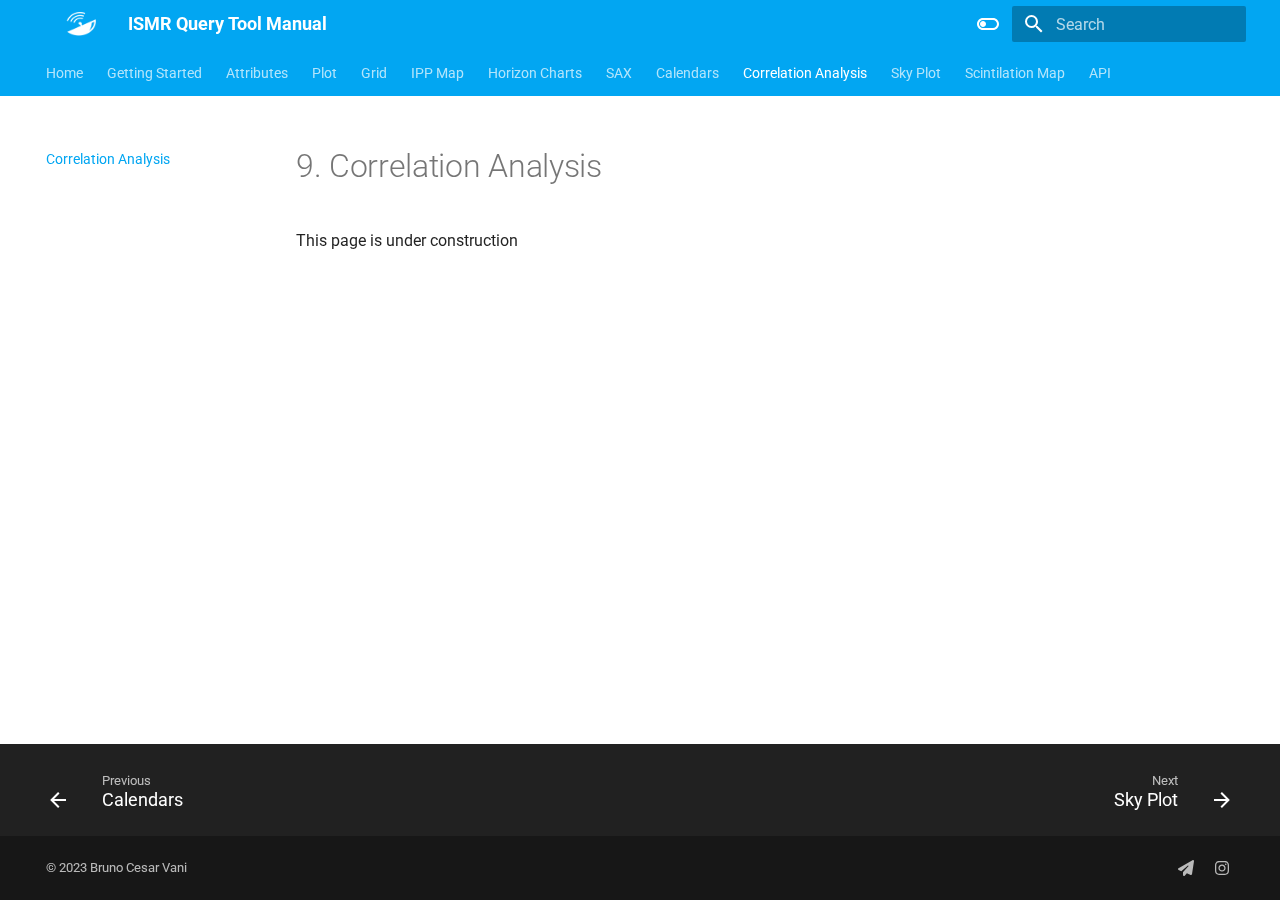
<file: cA/index.html>
<!doctype html>
<html lang="en" class="no-js">
  <head>
    
      <meta charset="utf-8">
      <meta name="viewport" content="width=device-width,initial-scale=1">
      
      
      
      
        <link rel="prev" href="../cView/">
      
      
        <link rel="next" href="../skyplot/">
      
      
      <link rel="icon" href="../images/icon.png">
      <meta name="generator" content="mkdocs-1.5.3, mkdocs-material-9.5.15">
    
    
  <title>ISMR Query Tool Manual</title>

    
      <link rel="stylesheet" href="../assets/stylesheets/main.7e359304.min.css">
      
        
        <link rel="stylesheet" href="../assets/stylesheets/palette.06af60db.min.css">
      
      


    
    
      
    
    
      
        
        
        <link rel="preconnect" href="https://fonts.gstatic.com" crossorigin>
        <link rel="stylesheet" href="https://fonts.googleapis.com/css?family=Roboto:300,300i,400,400i,700,700i%7CRoboto+Mono:400,400i,700,700i&display=fallback">
        <style>:root{--md-text-font:"Roboto";--md-code-font:"Roboto Mono"}</style>
      
    
    
      <link rel="stylesheet" href="../stylesheets/extra.css">
    
    <script>__md_scope=new URL("..",location),__md_hash=e=>[...e].reduce((e,_)=>(e<<5)-e+_.charCodeAt(0),0),__md_get=(e,_=localStorage,t=__md_scope)=>JSON.parse(_.getItem(t.pathname+"."+e)),__md_set=(e,_,t=localStorage,a=__md_scope)=>{try{t.setItem(a.pathname+"."+e,JSON.stringify(_))}catch(e){}}</script>
    
      

    
    
    
  </head>
  
  
    
    
      
    
    
    
    
    <body dir="ltr" data-md-color-scheme="slate" data-md-color-primary="light-blue" data-md-color-accent="lime">
  
    
    <input class="md-toggle" data-md-toggle="drawer" type="checkbox" id="__drawer" autocomplete="off">
    <input class="md-toggle" data-md-toggle="search" type="checkbox" id="__search" autocomplete="off">
    <label class="md-overlay" for="__drawer"></label>
    <div data-md-component="skip">
      
        
        <a href="#9-correlation-analysis" class="md-skip">
          Skip to content
        </a>
      
    </div>
    <div data-md-component="announce">
      
    </div>
    
    
      

<header class="md-header" data-md-component="header">
  <nav class="md-header__inner md-grid" aria-label="Header">
    <a href=".." title="ISMR Query Tool Manual" class="md-header__button md-logo" aria-label="ISMR Query Tool Manual" data-md-component="logo">
      
  <img src="../images/logo.png" alt="logo">

    </a>
    <label class="md-header__button md-icon" for="__drawer">
      
      <svg xmlns="http://www.w3.org/2000/svg" viewBox="0 0 24 24"><path d="M3 6h18v2H3V6m0 5h18v2H3v-2m0 5h18v2H3v-2Z"/></svg>
    </label>
    <div class="md-header__title" data-md-component="header-title">
      <div class="md-header__ellipsis">
        <div class="md-header__topic">
          <span class="md-ellipsis">
            ISMR Query Tool Manual
          </span>
        </div>
        <div class="md-header__topic" data-md-component="header-topic">
          <span class="md-ellipsis">
            
              Correlation Analysis
            
          </span>
        </div>
      </div>
    </div>
    
      
        <form class="md-header__option" data-md-component="palette">
  
    
    
    
    <input class="md-option" data-md-color-media="(prefers-color-scheme: dark)" data-md-color-scheme="slate" data-md-color-primary="light-blue" data-md-color-accent="lime"  aria-label="Switch to light mode"  type="radio" name="__palette" id="__palette_0">
    
      <label class="md-header__button md-icon" title="Switch to light mode" for="__palette_1" hidden>
        <svg xmlns="http://www.w3.org/2000/svg" viewBox="0 0 24 24"><path d="M17 7H7a5 5 0 0 0-5 5 5 5 0 0 0 5 5h10a5 5 0 0 0 5-5 5 5 0 0 0-5-5m0 8a3 3 0 0 1-3-3 3 3 0 0 1 3-3 3 3 0 0 1 3 3 3 3 0 0 1-3 3Z"/></svg>
      </label>
    
  
    
    
    
    <input class="md-option" data-md-color-media="(prefers-color-scheme: light)" data-md-color-scheme="default" data-md-color-primary="light-blue" data-md-color-accent="yellow"  aria-label="Switch to dark mode"  type="radio" name="__palette" id="__palette_1">
    
      <label class="md-header__button md-icon" title="Switch to dark mode" for="__palette_0" hidden>
        <svg xmlns="http://www.w3.org/2000/svg" viewBox="0 0 24 24"><path d="M17 6H7c-3.31 0-6 2.69-6 6s2.69 6 6 6h10c3.31 0 6-2.69 6-6s-2.69-6-6-6zm0 10H7c-2.21 0-4-1.79-4-4s1.79-4 4-4h10c2.21 0 4 1.79 4 4s-1.79 4-4 4zM7 9c-1.66 0-3 1.34-3 3s1.34 3 3 3 3-1.34 3-3-1.34-3-3-3z"/></svg>
      </label>
    
  
</form>
      
    
    
      <script>var media,input,key,value,palette=__md_get("__palette");if(palette&&palette.color){"(prefers-color-scheme)"===palette.color.media&&(media=matchMedia("(prefers-color-scheme: light)"),input=document.querySelector(media.matches?"[data-md-color-media='(prefers-color-scheme: light)']":"[data-md-color-media='(prefers-color-scheme: dark)']"),palette.color.media=input.getAttribute("data-md-color-media"),palette.color.scheme=input.getAttribute("data-md-color-scheme"),palette.color.primary=input.getAttribute("data-md-color-primary"),palette.color.accent=input.getAttribute("data-md-color-accent"));for([key,value]of Object.entries(palette.color))document.body.setAttribute("data-md-color-"+key,value)}</script>
    
    
    
      <label class="md-header__button md-icon" for="__search">
        
        <svg xmlns="http://www.w3.org/2000/svg" viewBox="0 0 24 24"><path d="M9.5 3A6.5 6.5 0 0 1 16 9.5c0 1.61-.59 3.09-1.56 4.23l.27.27h.79l5 5-1.5 1.5-5-5v-.79l-.27-.27A6.516 6.516 0 0 1 9.5 16 6.5 6.5 0 0 1 3 9.5 6.5 6.5 0 0 1 9.5 3m0 2C7 5 5 7 5 9.5S7 14 9.5 14 14 12 14 9.5 12 5 9.5 5Z"/></svg>
      </label>
      <div class="md-search" data-md-component="search" role="dialog">
  <label class="md-search__overlay" for="__search"></label>
  <div class="md-search__inner" role="search">
    <form class="md-search__form" name="search">
      <input type="text" class="md-search__input" name="query" aria-label="Search" placeholder="Search" autocapitalize="off" autocorrect="off" autocomplete="off" spellcheck="false" data-md-component="search-query" required>
      <label class="md-search__icon md-icon" for="__search">
        
        <svg xmlns="http://www.w3.org/2000/svg" viewBox="0 0 24 24"><path d="M9.5 3A6.5 6.5 0 0 1 16 9.5c0 1.61-.59 3.09-1.56 4.23l.27.27h.79l5 5-1.5 1.5-5-5v-.79l-.27-.27A6.516 6.516 0 0 1 9.5 16 6.5 6.5 0 0 1 3 9.5 6.5 6.5 0 0 1 9.5 3m0 2C7 5 5 7 5 9.5S7 14 9.5 14 14 12 14 9.5 12 5 9.5 5Z"/></svg>
        
        <svg xmlns="http://www.w3.org/2000/svg" viewBox="0 0 24 24"><path d="M20 11v2H8l5.5 5.5-1.42 1.42L4.16 12l7.92-7.92L13.5 5.5 8 11h12Z"/></svg>
      </label>
      <nav class="md-search__options" aria-label="Search">
        
        <button type="reset" class="md-search__icon md-icon" title="Clear" aria-label="Clear" tabindex="-1">
          
          <svg xmlns="http://www.w3.org/2000/svg" viewBox="0 0 24 24"><path d="M19 6.41 17.59 5 12 10.59 6.41 5 5 6.41 10.59 12 5 17.59 6.41 19 12 13.41 17.59 19 19 17.59 13.41 12 19 6.41Z"/></svg>
        </button>
      </nav>
      
        <div class="md-search__suggest" data-md-component="search-suggest"></div>
      
    </form>
    <div class="md-search__output">
      <div class="md-search__scrollwrap" data-md-scrollfix>
        <div class="md-search-result" data-md-component="search-result">
          <div class="md-search-result__meta">
            Initializing search
          </div>
          <ol class="md-search-result__list" role="presentation"></ol>
        </div>
      </div>
    </div>
  </div>
</div>
    
    
  </nav>
  
</header>
    
    <div class="md-container" data-md-component="container">
      
      
        
          
            
<nav class="md-tabs" aria-label="Tabs" data-md-component="tabs">
  <div class="md-grid">
    <ul class="md-tabs__list">
      
        
  
  
  
    <li class="md-tabs__item">
      <a href=".." class="md-tabs__link">
        
  
    
  
  Home

      </a>
    </li>
  

      
        
  
  
  
    <li class="md-tabs__item">
      <a href="../gS/" class="md-tabs__link">
        
  
    
  
  Getting Started

      </a>
    </li>
  

      
        
  
  
  
    <li class="md-tabs__item">
      <a href="../atributos/" class="md-tabs__link">
        
  
    
  
  Attributes

      </a>
    </li>
  

      
        
  
  
  
    <li class="md-tabs__item">
      <a href="../plot/" class="md-tabs__link">
        
  
    
  
  Plot

      </a>
    </li>
  

      
        
  
  
  
    <li class="md-tabs__item">
      <a href="../grid/" class="md-tabs__link">
        
  
    
  
  Grid

      </a>
    </li>
  

      
        
  
  
  
    <li class="md-tabs__item">
      <a href="../ippmap/" class="md-tabs__link">
        
  
    
  
  IPP Map

      </a>
    </li>
  

      
        
  
  
  
    <li class="md-tabs__item">
      <a href="../hC/" class="md-tabs__link">
        
  
    
  
  Horizon Charts

      </a>
    </li>
  

      
        
  
  
  
    <li class="md-tabs__item">
      <a href="../sax/" class="md-tabs__link">
        
  
    
  
  SAX

      </a>
    </li>
  

      
        
  
  
  
    <li class="md-tabs__item">
      <a href="../cView/" class="md-tabs__link">
        
  
    
  
  Calendars

      </a>
    </li>
  

      
        
  
  
    
  
  
    <li class="md-tabs__item md-tabs__item--active">
      <a href="./" class="md-tabs__link">
        
  
    
  
  Correlation Analysis

      </a>
    </li>
  

      
        
  
  
  
    <li class="md-tabs__item">
      <a href="../skyplot/" class="md-tabs__link">
        
  
    
  
  Sky Plot

      </a>
    </li>
  

      
        
  
  
  
    <li class="md-tabs__item">
      <a href="../scintilation/" class="md-tabs__link">
        
  
    
  
  Scintilation Map

      </a>
    </li>
  

      
        
  
  
  
    <li class="md-tabs__item">
      <a href="../api/" class="md-tabs__link">
        
  
    
  
  API

      </a>
    </li>
  

      
    </ul>
  </div>
</nav>
          
        
      
      <main class="md-main" data-md-component="main">
        <div class="md-main__inner md-grid">
          
            
              
              <div class="md-sidebar md-sidebar--primary" data-md-component="sidebar" data-md-type="navigation" >
                <div class="md-sidebar__scrollwrap">
                  <div class="md-sidebar__inner">
                    


  


  

<nav class="md-nav md-nav--primary md-nav--lifted md-nav--integrated" aria-label="Navigation" data-md-level="0">
  <label class="md-nav__title" for="__drawer">
    <a href=".." title="ISMR Query Tool Manual" class="md-nav__button md-logo" aria-label="ISMR Query Tool Manual" data-md-component="logo">
      
  <img src="../images/logo.png" alt="logo">

    </a>
    ISMR Query Tool Manual
  </label>
  
  <ul class="md-nav__list" data-md-scrollfix>
    
      
      
  
  
  
  
    <li class="md-nav__item">
      <a href=".." class="md-nav__link">
        
  
  <span class="md-ellipsis">
    Home
  </span>
  

      </a>
    </li>
  

    
      
      
  
  
  
  
    <li class="md-nav__item">
      <a href="../gS/" class="md-nav__link">
        
  
  <span class="md-ellipsis">
    Getting Started
  </span>
  

      </a>
    </li>
  

    
      
      
  
  
  
  
    <li class="md-nav__item">
      <a href="../atributos/" class="md-nav__link">
        
  
  <span class="md-ellipsis">
    Attributes
  </span>
  

      </a>
    </li>
  

    
      
      
  
  
  
  
    <li class="md-nav__item">
      <a href="../plot/" class="md-nav__link">
        
  
  <span class="md-ellipsis">
    Plot
  </span>
  

      </a>
    </li>
  

    
      
      
  
  
  
  
    <li class="md-nav__item">
      <a href="../grid/" class="md-nav__link">
        
  
  <span class="md-ellipsis">
    Grid
  </span>
  

      </a>
    </li>
  

    
      
      
  
  
  
  
    <li class="md-nav__item">
      <a href="../ippmap/" class="md-nav__link">
        
  
  <span class="md-ellipsis">
    IPP Map
  </span>
  

      </a>
    </li>
  

    
      
      
  
  
  
  
    <li class="md-nav__item">
      <a href="../hC/" class="md-nav__link">
        
  
  <span class="md-ellipsis">
    Horizon Charts
  </span>
  

      </a>
    </li>
  

    
      
      
  
  
  
  
    <li class="md-nav__item">
      <a href="../sax/" class="md-nav__link">
        
  
  <span class="md-ellipsis">
    SAX
  </span>
  

      </a>
    </li>
  

    
      
      
  
  
  
  
    <li class="md-nav__item">
      <a href="../cView/" class="md-nav__link">
        
  
  <span class="md-ellipsis">
    Calendars
  </span>
  

      </a>
    </li>
  

    
      
      
  
  
    
  
  
  
    <li class="md-nav__item md-nav__item--active">
      
      <input class="md-nav__toggle md-toggle" type="checkbox" id="__toc">
      
      
        
      
      
      <a href="./" class="md-nav__link md-nav__link--active">
        
  
  <span class="md-ellipsis">
    Correlation Analysis
  </span>
  

      </a>
      
    </li>
  

    
      
      
  
  
  
  
    <li class="md-nav__item">
      <a href="../skyplot/" class="md-nav__link">
        
  
  <span class="md-ellipsis">
    Sky Plot
  </span>
  

      </a>
    </li>
  

    
      
      
  
  
  
  
    <li class="md-nav__item">
      <a href="../scintilation/" class="md-nav__link">
        
  
  <span class="md-ellipsis">
    Scintilation Map
  </span>
  

      </a>
    </li>
  

    
      
      
  
  
  
  
    <li class="md-nav__item">
      <a href="../api/" class="md-nav__link">
        
  
  <span class="md-ellipsis">
    API
  </span>
  

      </a>
    </li>
  

    
  </ul>
</nav>
                  </div>
                </div>
              </div>
            
            
          
          
            <div class="md-content" data-md-component="content">
              <article class="md-content__inner md-typeset">
                
                  


<h1 id="9-correlation-analysis">9. Correlation Analysis</h1>
<p>This page is under construction</p>












                
              </article>
            </div>
          
          
<script>var target=document.getElementById(location.hash.slice(1));target&&target.name&&(target.checked=target.name.startsWith("__tabbed_"))</script>
        </div>
        
          <button type="button" class="md-top md-icon" data-md-component="top" hidden>
  
  <svg xmlns="http://www.w3.org/2000/svg" viewBox="0 0 24 24"><path d="M13 20h-2V8l-5.5 5.5-1.42-1.42L12 4.16l7.92 7.92-1.42 1.42L13 8v12Z"/></svg>
  Back to top
</button>
        
      </main>
      
        <footer class="md-footer">
  
    
      
      <nav class="md-footer__inner md-grid" aria-label="Footer" >
        
          
          <a href="../cView/" class="md-footer__link md-footer__link--prev" aria-label="Previous: Calendars">
            <div class="md-footer__button md-icon">
              
              <svg xmlns="http://www.w3.org/2000/svg" viewBox="0 0 24 24"><path d="M20 11v2H8l5.5 5.5-1.42 1.42L4.16 12l7.92-7.92L13.5 5.5 8 11h12Z"/></svg>
            </div>
            <div class="md-footer__title">
              <span class="md-footer__direction">
                Previous
              </span>
              <div class="md-ellipsis">
                Calendars
              </div>
            </div>
          </a>
        
        
          
          <a href="../skyplot/" class="md-footer__link md-footer__link--next" aria-label="Next: Sky Plot">
            <div class="md-footer__title">
              <span class="md-footer__direction">
                Next
              </span>
              <div class="md-ellipsis">
                Sky Plot
              </div>
            </div>
            <div class="md-footer__button md-icon">
              
              <svg xmlns="http://www.w3.org/2000/svg" viewBox="0 0 24 24"><path d="M4 11v2h12l-5.5 5.5 1.42 1.42L19.84 12l-7.92-7.92L10.5 5.5 16 11H4Z"/></svg>
            </div>
          </a>
        
      </nav>
    
  
  <div class="md-footer-meta md-typeset">
    <div class="md-footer-meta__inner md-grid">
      <div class="md-copyright">
  
    <div class="md-copyright__highlight">
      &copy; 2023 <a>Bruno Cesar Vani</a>

    </div>
  
  
</div>
      
        <div class="md-social">
  
    
    
    
    
    <a href="mailto:brunovani22@gmail.com" target="_blank" rel="noopener" title="Fazer uma sugestão/report" class="md-social__link">
      <svg xmlns="http://www.w3.org/2000/svg" viewBox="0 0 512 512"><!--! Font Awesome Free 6.5.1 by @fontawesome - https://fontawesome.com License - https://fontawesome.com/license/free (Icons: CC BY 4.0, Fonts: SIL OFL 1.1, Code: MIT License) Copyright 2023 Fonticons, Inc.--><path d="M498.1 5.6c10.1 7 15.4 19.1 13.5 31.2l-64 416c-1.5 9.7-7.4 18.2-16 23s-18.9 5.4-28 1.6L284 427.7l-68.5 74.1c-8.9 9.7-22.9 12.9-35.2 8.1S160 493.2 160 480v-83.6c0-4 1.5-7.8 4.2-10.7l167.6-182.9c5.8-6.3 5.6-16-.4-22s-15.7-6.4-22-.7L106 360.8l-88.3-44.2C7.1 311.3.3 300.7 0 288.9s5.9-22.8 16.1-28.7l448-256c10.7-6.1 23.9-5.5 34 1.4z"/></svg>
    </a>
  
    
    
    
    
      
      
    
    <a href="https://www.instagram.com/gege.unesp/" target="_blank" rel="noopener" title="www.instagram.com" class="md-social__link">
      <svg xmlns="http://www.w3.org/2000/svg" viewBox="0 0 448 512"><!--! Font Awesome Free 6.5.1 by @fontawesome - https://fontawesome.com License - https://fontawesome.com/license/free (Icons: CC BY 4.0, Fonts: SIL OFL 1.1, Code: MIT License) Copyright 2023 Fonticons, Inc.--><path d="M224.1 141c-63.6 0-114.9 51.3-114.9 114.9s51.3 114.9 114.9 114.9S339 319.5 339 255.9 287.7 141 224.1 141zm0 189.6c-41.1 0-74.7-33.5-74.7-74.7s33.5-74.7 74.7-74.7 74.7 33.5 74.7 74.7-33.6 74.7-74.7 74.7zm146.4-194.3c0 14.9-12 26.8-26.8 26.8-14.9 0-26.8-12-26.8-26.8s12-26.8 26.8-26.8 26.8 12 26.8 26.8zm76.1 27.2c-1.7-35.9-9.9-67.7-36.2-93.9-26.2-26.2-58-34.4-93.9-36.2-37-2.1-147.9-2.1-184.9 0-35.8 1.7-67.6 9.9-93.9 36.1s-34.4 58-36.2 93.9c-2.1 37-2.1 147.9 0 184.9 1.7 35.9 9.9 67.7 36.2 93.9s58 34.4 93.9 36.2c37 2.1 147.9 2.1 184.9 0 35.9-1.7 67.7-9.9 93.9-36.2 26.2-26.2 34.4-58 36.2-93.9 2.1-37 2.1-147.8 0-184.8zM398.8 388c-7.8 19.6-22.9 34.7-42.6 42.6-29.5 11.7-99.5 9-132.1 9s-102.7 2.6-132.1-9c-19.6-7.8-34.7-22.9-42.6-42.6-11.7-29.5-9-99.5-9-132.1s-2.6-102.7 9-132.1c7.8-19.6 22.9-34.7 42.6-42.6 29.5-11.7 99.5-9 132.1-9s102.7-2.6 132.1 9c19.6 7.8 34.7 22.9 42.6 42.6 11.7 29.5 9 99.5 9 132.1s2.7 102.7-9 132.1z"/></svg>
    </a>
  
</div>
      
    </div>
  </div>
</footer>
      
    </div>
    <div class="md-dialog" data-md-component="dialog">
      <div class="md-dialog__inner md-typeset"></div>
    </div>
    
    
    <script id="__config" type="application/json">{"base": "..", "features": ["navigation.tabs", "navigation.sections", "navigation.tracking", "navigation.instant", "navigation.top", "navigation.footer", "navigation.prune", "navigation.path", "toc.integrate", "toc.follow", "search.suggest", "search.highlight", "content.code.annotation", "content.code.copy", "content.tooltips"], "search": "../assets/javascripts/workers/search.b8dbb3d2.min.js", "translations": {"clipboard.copied": "Copied to clipboard", "clipboard.copy": "Copy to clipboard", "search.result.more.one": "1 more on this page", "search.result.more.other": "# more on this page", "search.result.none": "No matching documents", "search.result.one": "1 matching document", "search.result.other": "# matching documents", "search.result.placeholder": "Type to start searching", "search.result.term.missing": "Missing", "select.version": "Select version"}}</script>
    
    
      <script src="../assets/javascripts/bundle.bd41221c.min.js"></script>
      
    
  </body>
</html>
</file>
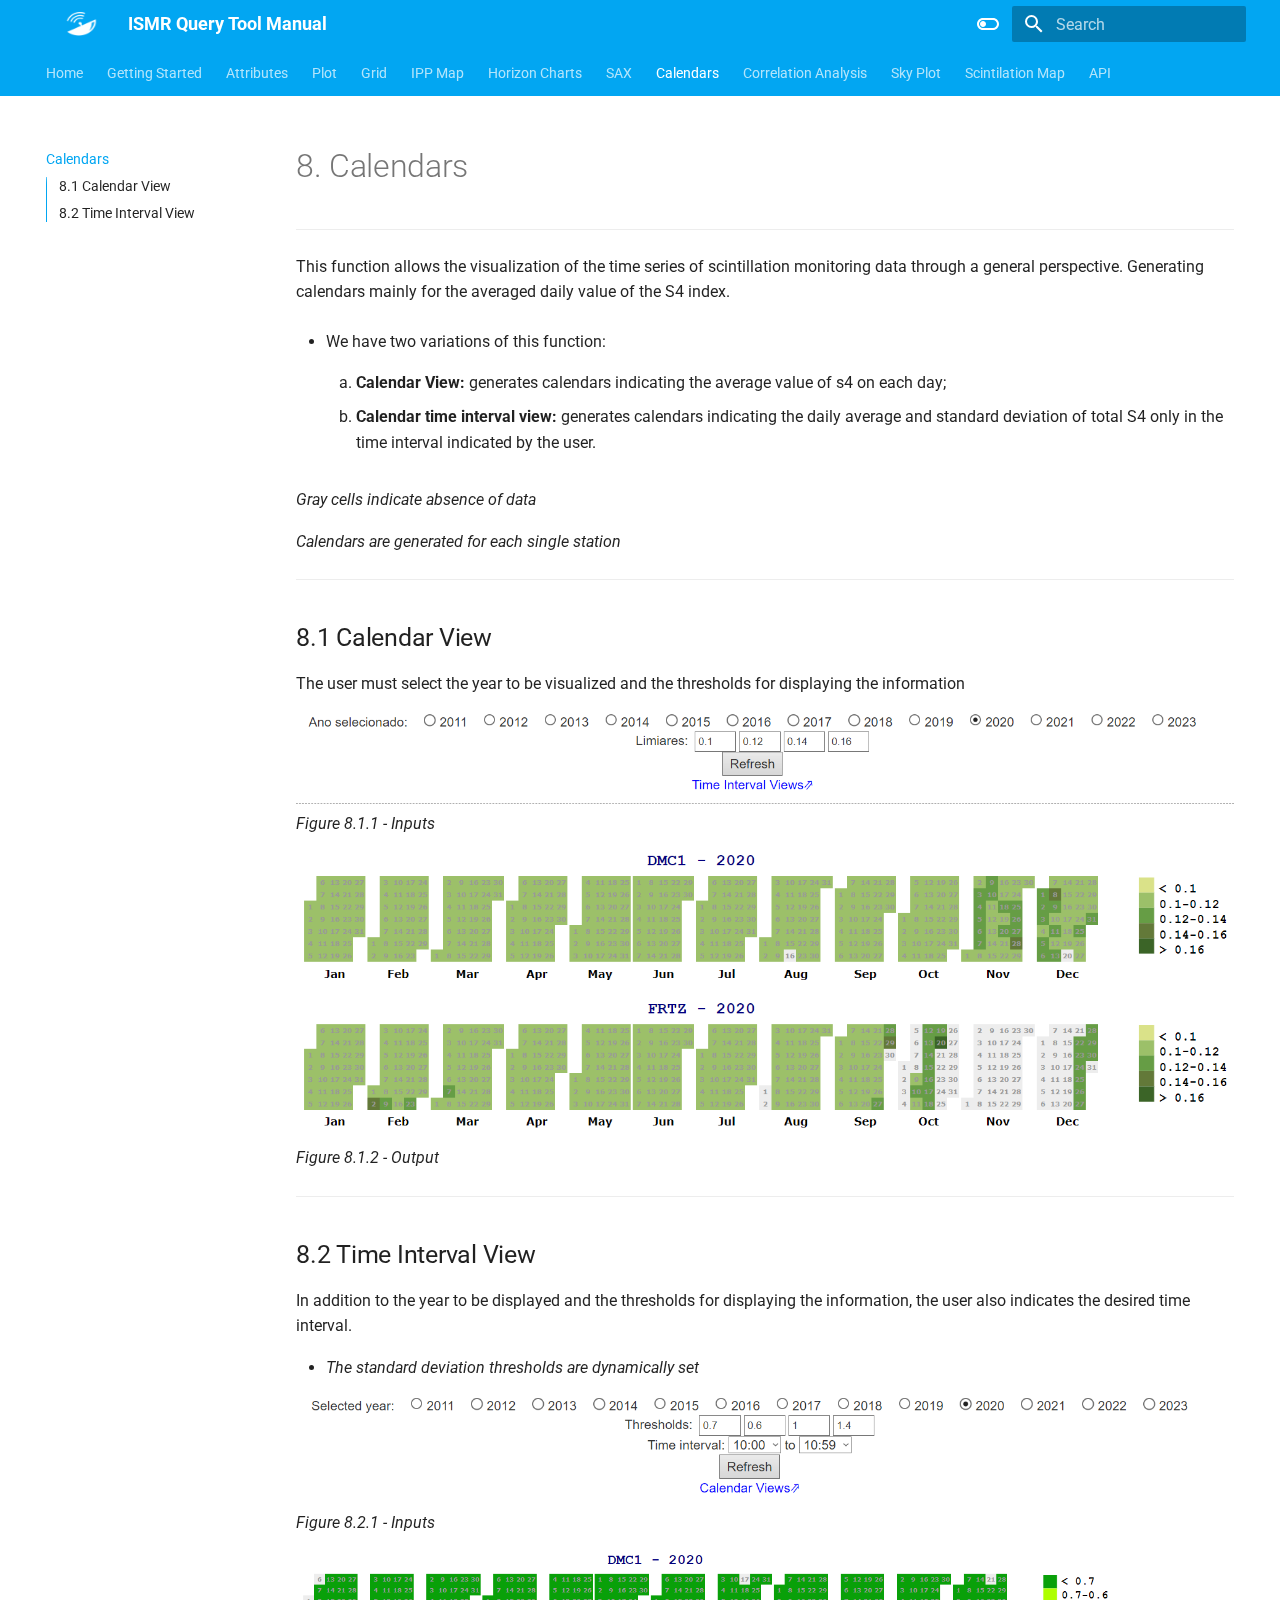
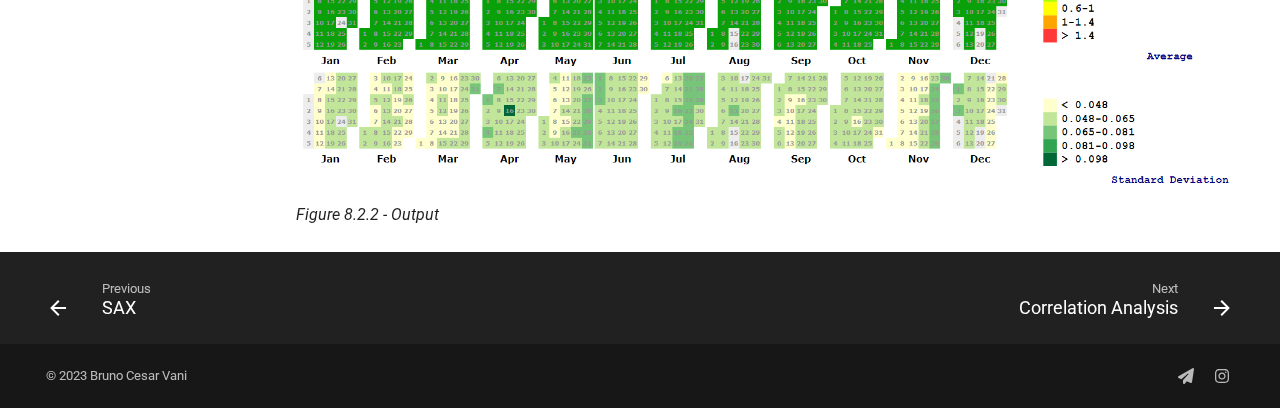
<file: cView/index.html>
<!doctype html>
<html lang="en" class="no-js">
  <head>
    
      <meta charset="utf-8">
      <meta name="viewport" content="width=device-width,initial-scale=1">
      
      
      
      
        <link rel="prev" href="../sax/">
      
      
        <link rel="next" href="../cA/">
      
      
      <link rel="icon" href="../images/icon.png">
      <meta name="generator" content="mkdocs-1.5.3, mkdocs-material-9.5.15">
    
    
  <title>ISMR Query Tool Manual</title>

    
      <link rel="stylesheet" href="../assets/stylesheets/main.7e359304.min.css">
      
        
        <link rel="stylesheet" href="../assets/stylesheets/palette.06af60db.min.css">
      
      


    
    
      
    
    
      
        
        
        <link rel="preconnect" href="https://fonts.gstatic.com" crossorigin>
        <link rel="stylesheet" href="https://fonts.googleapis.com/css?family=Roboto:300,300i,400,400i,700,700i%7CRoboto+Mono:400,400i,700,700i&display=fallback">
        <style>:root{--md-text-font:"Roboto";--md-code-font:"Roboto Mono"}</style>
      
    
    
      <link rel="stylesheet" href="../stylesheets/extra.css">
    
    <script>__md_scope=new URL("..",location),__md_hash=e=>[...e].reduce((e,_)=>(e<<5)-e+_.charCodeAt(0),0),__md_get=(e,_=localStorage,t=__md_scope)=>JSON.parse(_.getItem(t.pathname+"."+e)),__md_set=(e,_,t=localStorage,a=__md_scope)=>{try{t.setItem(a.pathname+"."+e,JSON.stringify(_))}catch(e){}}</script>
    
      

    
    
    
  </head>
  
  
    
    
      
    
    
    
    
    <body dir="ltr" data-md-color-scheme="slate" data-md-color-primary="light-blue" data-md-color-accent="lime">
  
    
    <input class="md-toggle" data-md-toggle="drawer" type="checkbox" id="__drawer" autocomplete="off">
    <input class="md-toggle" data-md-toggle="search" type="checkbox" id="__search" autocomplete="off">
    <label class="md-overlay" for="__drawer"></label>
    <div data-md-component="skip">
      
        
        <a href="#8-calendars" class="md-skip">
          Skip to content
        </a>
      
    </div>
    <div data-md-component="announce">
      
    </div>
    
    
      

<header class="md-header" data-md-component="header">
  <nav class="md-header__inner md-grid" aria-label="Header">
    <a href=".." title="ISMR Query Tool Manual" class="md-header__button md-logo" aria-label="ISMR Query Tool Manual" data-md-component="logo">
      
  <img src="../images/logo.png" alt="logo">

    </a>
    <label class="md-header__button md-icon" for="__drawer">
      
      <svg xmlns="http://www.w3.org/2000/svg" viewBox="0 0 24 24"><path d="M3 6h18v2H3V6m0 5h18v2H3v-2m0 5h18v2H3v-2Z"/></svg>
    </label>
    <div class="md-header__title" data-md-component="header-title">
      <div class="md-header__ellipsis">
        <div class="md-header__topic">
          <span class="md-ellipsis">
            ISMR Query Tool Manual
          </span>
        </div>
        <div class="md-header__topic" data-md-component="header-topic">
          <span class="md-ellipsis">
            
              Calendars
            
          </span>
        </div>
      </div>
    </div>
    
      
        <form class="md-header__option" data-md-component="palette">
  
    
    
    
    <input class="md-option" data-md-color-media="(prefers-color-scheme: dark)" data-md-color-scheme="slate" data-md-color-primary="light-blue" data-md-color-accent="lime"  aria-label="Switch to light mode"  type="radio" name="__palette" id="__palette_0">
    
      <label class="md-header__button md-icon" title="Switch to light mode" for="__palette_1" hidden>
        <svg xmlns="http://www.w3.org/2000/svg" viewBox="0 0 24 24"><path d="M17 7H7a5 5 0 0 0-5 5 5 5 0 0 0 5 5h10a5 5 0 0 0 5-5 5 5 0 0 0-5-5m0 8a3 3 0 0 1-3-3 3 3 0 0 1 3-3 3 3 0 0 1 3 3 3 3 0 0 1-3 3Z"/></svg>
      </label>
    
  
    
    
    
    <input class="md-option" data-md-color-media="(prefers-color-scheme: light)" data-md-color-scheme="default" data-md-color-primary="light-blue" data-md-color-accent="yellow"  aria-label="Switch to dark mode"  type="radio" name="__palette" id="__palette_1">
    
      <label class="md-header__button md-icon" title="Switch to dark mode" for="__palette_0" hidden>
        <svg xmlns="http://www.w3.org/2000/svg" viewBox="0 0 24 24"><path d="M17 6H7c-3.31 0-6 2.69-6 6s2.69 6 6 6h10c3.31 0 6-2.69 6-6s-2.69-6-6-6zm0 10H7c-2.21 0-4-1.79-4-4s1.79-4 4-4h10c2.21 0 4 1.79 4 4s-1.79 4-4 4zM7 9c-1.66 0-3 1.34-3 3s1.34 3 3 3 3-1.34 3-3-1.34-3-3-3z"/></svg>
      </label>
    
  
</form>
      
    
    
      <script>var media,input,key,value,palette=__md_get("__palette");if(palette&&palette.color){"(prefers-color-scheme)"===palette.color.media&&(media=matchMedia("(prefers-color-scheme: light)"),input=document.querySelector(media.matches?"[data-md-color-media='(prefers-color-scheme: light)']":"[data-md-color-media='(prefers-color-scheme: dark)']"),palette.color.media=input.getAttribute("data-md-color-media"),palette.color.scheme=input.getAttribute("data-md-color-scheme"),palette.color.primary=input.getAttribute("data-md-color-primary"),palette.color.accent=input.getAttribute("data-md-color-accent"));for([key,value]of Object.entries(palette.color))document.body.setAttribute("data-md-color-"+key,value)}</script>
    
    
    
      <label class="md-header__button md-icon" for="__search">
        
        <svg xmlns="http://www.w3.org/2000/svg" viewBox="0 0 24 24"><path d="M9.5 3A6.5 6.5 0 0 1 16 9.5c0 1.61-.59 3.09-1.56 4.23l.27.27h.79l5 5-1.5 1.5-5-5v-.79l-.27-.27A6.516 6.516 0 0 1 9.5 16 6.5 6.5 0 0 1 3 9.5 6.5 6.5 0 0 1 9.5 3m0 2C7 5 5 7 5 9.5S7 14 9.5 14 14 12 14 9.5 12 5 9.5 5Z"/></svg>
      </label>
      <div class="md-search" data-md-component="search" role="dialog">
  <label class="md-search__overlay" for="__search"></label>
  <div class="md-search__inner" role="search">
    <form class="md-search__form" name="search">
      <input type="text" class="md-search__input" name="query" aria-label="Search" placeholder="Search" autocapitalize="off" autocorrect="off" autocomplete="off" spellcheck="false" data-md-component="search-query" required>
      <label class="md-search__icon md-icon" for="__search">
        
        <svg xmlns="http://www.w3.org/2000/svg" viewBox="0 0 24 24"><path d="M9.5 3A6.5 6.5 0 0 1 16 9.5c0 1.61-.59 3.09-1.56 4.23l.27.27h.79l5 5-1.5 1.5-5-5v-.79l-.27-.27A6.516 6.516 0 0 1 9.5 16 6.5 6.5 0 0 1 3 9.5 6.5 6.5 0 0 1 9.5 3m0 2C7 5 5 7 5 9.5S7 14 9.5 14 14 12 14 9.5 12 5 9.5 5Z"/></svg>
        
        <svg xmlns="http://www.w3.org/2000/svg" viewBox="0 0 24 24"><path d="M20 11v2H8l5.5 5.5-1.42 1.42L4.16 12l7.92-7.92L13.5 5.5 8 11h12Z"/></svg>
      </label>
      <nav class="md-search__options" aria-label="Search">
        
        <button type="reset" class="md-search__icon md-icon" title="Clear" aria-label="Clear" tabindex="-1">
          
          <svg xmlns="http://www.w3.org/2000/svg" viewBox="0 0 24 24"><path d="M19 6.41 17.59 5 12 10.59 6.41 5 5 6.41 10.59 12 5 17.59 6.41 19 12 13.41 17.59 19 19 17.59 13.41 12 19 6.41Z"/></svg>
        </button>
      </nav>
      
        <div class="md-search__suggest" data-md-component="search-suggest"></div>
      
    </form>
    <div class="md-search__output">
      <div class="md-search__scrollwrap" data-md-scrollfix>
        <div class="md-search-result" data-md-component="search-result">
          <div class="md-search-result__meta">
            Initializing search
          </div>
          <ol class="md-search-result__list" role="presentation"></ol>
        </div>
      </div>
    </div>
  </div>
</div>
    
    
  </nav>
  
</header>
    
    <div class="md-container" data-md-component="container">
      
      
        
          
            
<nav class="md-tabs" aria-label="Tabs" data-md-component="tabs">
  <div class="md-grid">
    <ul class="md-tabs__list">
      
        
  
  
  
    <li class="md-tabs__item">
      <a href=".." class="md-tabs__link">
        
  
    
  
  Home

      </a>
    </li>
  

      
        
  
  
  
    <li class="md-tabs__item">
      <a href="../gS/" class="md-tabs__link">
        
  
    
  
  Getting Started

      </a>
    </li>
  

      
        
  
  
  
    <li class="md-tabs__item">
      <a href="../atributos/" class="md-tabs__link">
        
  
    
  
  Attributes

      </a>
    </li>
  

      
        
  
  
  
    <li class="md-tabs__item">
      <a href="../plot/" class="md-tabs__link">
        
  
    
  
  Plot

      </a>
    </li>
  

      
        
  
  
  
    <li class="md-tabs__item">
      <a href="../grid/" class="md-tabs__link">
        
  
    
  
  Grid

      </a>
    </li>
  

      
        
  
  
  
    <li class="md-tabs__item">
      <a href="../ippmap/" class="md-tabs__link">
        
  
    
  
  IPP Map

      </a>
    </li>
  

      
        
  
  
  
    <li class="md-tabs__item">
      <a href="../hC/" class="md-tabs__link">
        
  
    
  
  Horizon Charts

      </a>
    </li>
  

      
        
  
  
  
    <li class="md-tabs__item">
      <a href="../sax/" class="md-tabs__link">
        
  
    
  
  SAX

      </a>
    </li>
  

      
        
  
  
    
  
  
    <li class="md-tabs__item md-tabs__item--active">
      <a href="./" class="md-tabs__link">
        
  
    
  
  Calendars

      </a>
    </li>
  

      
        
  
  
  
    <li class="md-tabs__item">
      <a href="../cA/" class="md-tabs__link">
        
  
    
  
  Correlation Analysis

      </a>
    </li>
  

      
        
  
  
  
    <li class="md-tabs__item">
      <a href="../skyplot/" class="md-tabs__link">
        
  
    
  
  Sky Plot

      </a>
    </li>
  

      
        
  
  
  
    <li class="md-tabs__item">
      <a href="../scintilation/" class="md-tabs__link">
        
  
    
  
  Scintilation Map

      </a>
    </li>
  

      
        
  
  
  
    <li class="md-tabs__item">
      <a href="../api/" class="md-tabs__link">
        
  
    
  
  API

      </a>
    </li>
  

      
    </ul>
  </div>
</nav>
          
        
      
      <main class="md-main" data-md-component="main">
        <div class="md-main__inner md-grid">
          
            
              
              <div class="md-sidebar md-sidebar--primary" data-md-component="sidebar" data-md-type="navigation" >
                <div class="md-sidebar__scrollwrap">
                  <div class="md-sidebar__inner">
                    


  


  

<nav class="md-nav md-nav--primary md-nav--lifted md-nav--integrated" aria-label="Navigation" data-md-level="0">
  <label class="md-nav__title" for="__drawer">
    <a href=".." title="ISMR Query Tool Manual" class="md-nav__button md-logo" aria-label="ISMR Query Tool Manual" data-md-component="logo">
      
  <img src="../images/logo.png" alt="logo">

    </a>
    ISMR Query Tool Manual
  </label>
  
  <ul class="md-nav__list" data-md-scrollfix>
    
      
      
  
  
  
  
    <li class="md-nav__item">
      <a href=".." class="md-nav__link">
        
  
  <span class="md-ellipsis">
    Home
  </span>
  

      </a>
    </li>
  

    
      
      
  
  
  
  
    <li class="md-nav__item">
      <a href="../gS/" class="md-nav__link">
        
  
  <span class="md-ellipsis">
    Getting Started
  </span>
  

      </a>
    </li>
  

    
      
      
  
  
  
  
    <li class="md-nav__item">
      <a href="../atributos/" class="md-nav__link">
        
  
  <span class="md-ellipsis">
    Attributes
  </span>
  

      </a>
    </li>
  

    
      
      
  
  
  
  
    <li class="md-nav__item">
      <a href="../plot/" class="md-nav__link">
        
  
  <span class="md-ellipsis">
    Plot
  </span>
  

      </a>
    </li>
  

    
      
      
  
  
  
  
    <li class="md-nav__item">
      <a href="../grid/" class="md-nav__link">
        
  
  <span class="md-ellipsis">
    Grid
  </span>
  

      </a>
    </li>
  

    
      
      
  
  
  
  
    <li class="md-nav__item">
      <a href="../ippmap/" class="md-nav__link">
        
  
  <span class="md-ellipsis">
    IPP Map
  </span>
  

      </a>
    </li>
  

    
      
      
  
  
  
  
    <li class="md-nav__item">
      <a href="../hC/" class="md-nav__link">
        
  
  <span class="md-ellipsis">
    Horizon Charts
  </span>
  

      </a>
    </li>
  

    
      
      
  
  
  
  
    <li class="md-nav__item">
      <a href="../sax/" class="md-nav__link">
        
  
  <span class="md-ellipsis">
    SAX
  </span>
  

      </a>
    </li>
  

    
      
      
  
  
    
  
  
  
    <li class="md-nav__item md-nav__item--active">
      
      <input class="md-nav__toggle md-toggle" type="checkbox" id="__toc">
      
      
        
      
      
        <label class="md-nav__link md-nav__link--active" for="__toc">
          
  
  <span class="md-ellipsis">
    Calendars
  </span>
  

          <span class="md-nav__icon md-icon"></span>
        </label>
      
      <a href="./" class="md-nav__link md-nav__link--active">
        
  
  <span class="md-ellipsis">
    Calendars
  </span>
  

      </a>
      
        

<nav class="md-nav md-nav--secondary" aria-label="Table of contents">
  
  
  
    
  
  
    <label class="md-nav__title" for="__toc">
      <span class="md-nav__icon md-icon"></span>
      Table of contents
    </label>
    <ul class="md-nav__list" data-md-component="toc" data-md-scrollfix>
      
        <li class="md-nav__item">
  <a href="#81-calendar-view" class="md-nav__link">
    <span class="md-ellipsis">
      8.1 Calendar View
    </span>
  </a>
  
</li>
      
        <li class="md-nav__item">
  <a href="#82-time-interval-view" class="md-nav__link">
    <span class="md-ellipsis">
      8.2 Time Interval View
    </span>
  </a>
  
</li>
      
    </ul>
  
</nav>
      
    </li>
  

    
      
      
  
  
  
  
    <li class="md-nav__item">
      <a href="../cA/" class="md-nav__link">
        
  
  <span class="md-ellipsis">
    Correlation Analysis
  </span>
  

      </a>
    </li>
  

    
      
      
  
  
  
  
    <li class="md-nav__item">
      <a href="../skyplot/" class="md-nav__link">
        
  
  <span class="md-ellipsis">
    Sky Plot
  </span>
  

      </a>
    </li>
  

    
      
      
  
  
  
  
    <li class="md-nav__item">
      <a href="../scintilation/" class="md-nav__link">
        
  
  <span class="md-ellipsis">
    Scintilation Map
  </span>
  

      </a>
    </li>
  

    
      
      
  
  
  
  
    <li class="md-nav__item">
      <a href="../api/" class="md-nav__link">
        
  
  <span class="md-ellipsis">
    API
  </span>
  

      </a>
    </li>
  

    
  </ul>
</nav>
                  </div>
                </div>
              </div>
            
            
          
          
            <div class="md-content" data-md-component="content">
              <article class="md-content__inner md-typeset">
                
                  


<h1 id="8-calendars">8. Calendars</h1>
<hr />
<p>This function allows the visualization of the time series of scintillation monitoring data through a general perspective. Generating calendars mainly for the averaged daily value of the S4 index.</p>
<ul>
<li>
<p>We have two variations of this function: </p>
<ol>
<li>
<p><strong>Calendar View:</strong> generates calendars indicating the average value of s4 on each day; </p>
</li>
<li>
<p><strong>Calendar time interval view:</strong> generates calendars indicating the daily average and standard deviation of total S4 only in the time interval indicated by the user.</p>
</li>
</ol>
</li>
</ul>
<p><em>Gray cells indicate absence of data</em></p>
<p><em>Calendars are generated for each single station</em></p>
<hr />
<h2 id="81-calendar-view"><strong>8.1 Calendar View</strong></h2>
<p>The user must select the year to be visualized and the thresholds for displaying the information </p>
<p><img alt="viewInput" src="../images/Calendar/viewInputs.PNG" />
<em>Figure 8.1.1 - Inputs</em></p>
<p><img alt="viewOutput" src="../images/Calendar/viewOutput.PNG" />
<em>Figure 8.1.2 - Output</em></p>
<hr />
<h2 id="82-time-interval-view"><strong>8.2 Time Interval View</strong></h2>
<p>In addition to the year to be displayed and the thresholds for displaying the information, the user also indicates the desired time interval.</p>
<ul>
<li><em>The standard deviation thresholds are dynamically set</em></li>
</ul>
<p><img alt="viewInput" src="../images/Calendar/timeInputs.PNG" />
<em>Figure 8.2.1 - Inputs</em></p>
<p><img alt="viewOutput" src="../images/Calendar/timeOutput.PNG" />
<em>Figure 8.2.2 - Output</em></p>












                
              </article>
            </div>
          
          
<script>var target=document.getElementById(location.hash.slice(1));target&&target.name&&(target.checked=target.name.startsWith("__tabbed_"))</script>
        </div>
        
          <button type="button" class="md-top md-icon" data-md-component="top" hidden>
  
  <svg xmlns="http://www.w3.org/2000/svg" viewBox="0 0 24 24"><path d="M13 20h-2V8l-5.5 5.5-1.42-1.42L12 4.16l7.92 7.92-1.42 1.42L13 8v12Z"/></svg>
  Back to top
</button>
        
      </main>
      
        <footer class="md-footer">
  
    
      
      <nav class="md-footer__inner md-grid" aria-label="Footer" >
        
          
          <a href="../sax/" class="md-footer__link md-footer__link--prev" aria-label="Previous: SAX">
            <div class="md-footer__button md-icon">
              
              <svg xmlns="http://www.w3.org/2000/svg" viewBox="0 0 24 24"><path d="M20 11v2H8l5.5 5.5-1.42 1.42L4.16 12l7.92-7.92L13.5 5.5 8 11h12Z"/></svg>
            </div>
            <div class="md-footer__title">
              <span class="md-footer__direction">
                Previous
              </span>
              <div class="md-ellipsis">
                SAX
              </div>
            </div>
          </a>
        
        
          
          <a href="../cA/" class="md-footer__link md-footer__link--next" aria-label="Next: Correlation Analysis">
            <div class="md-footer__title">
              <span class="md-footer__direction">
                Next
              </span>
              <div class="md-ellipsis">
                Correlation Analysis
              </div>
            </div>
            <div class="md-footer__button md-icon">
              
              <svg xmlns="http://www.w3.org/2000/svg" viewBox="0 0 24 24"><path d="M4 11v2h12l-5.5 5.5 1.42 1.42L19.84 12l-7.92-7.92L10.5 5.5 16 11H4Z"/></svg>
            </div>
          </a>
        
      </nav>
    
  
  <div class="md-footer-meta md-typeset">
    <div class="md-footer-meta__inner md-grid">
      <div class="md-copyright">
  
    <div class="md-copyright__highlight">
      &copy; 2023 <a>Bruno Cesar Vani</a>

    </div>
  
  
</div>
      
        <div class="md-social">
  
    
    
    
    
    <a href="mailto:brunovani22@gmail.com" target="_blank" rel="noopener" title="Fazer uma sugestão/report" class="md-social__link">
      <svg xmlns="http://www.w3.org/2000/svg" viewBox="0 0 512 512"><!--! Font Awesome Free 6.5.1 by @fontawesome - https://fontawesome.com License - https://fontawesome.com/license/free (Icons: CC BY 4.0, Fonts: SIL OFL 1.1, Code: MIT License) Copyright 2023 Fonticons, Inc.--><path d="M498.1 5.6c10.1 7 15.4 19.1 13.5 31.2l-64 416c-1.5 9.7-7.4 18.2-16 23s-18.9 5.4-28 1.6L284 427.7l-68.5 74.1c-8.9 9.7-22.9 12.9-35.2 8.1S160 493.2 160 480v-83.6c0-4 1.5-7.8 4.2-10.7l167.6-182.9c5.8-6.3 5.6-16-.4-22s-15.7-6.4-22-.7L106 360.8l-88.3-44.2C7.1 311.3.3 300.7 0 288.9s5.9-22.8 16.1-28.7l448-256c10.7-6.1 23.9-5.5 34 1.4z"/></svg>
    </a>
  
    
    
    
    
      
      
    
    <a href="https://www.instagram.com/gege.unesp/" target="_blank" rel="noopener" title="www.instagram.com" class="md-social__link">
      <svg xmlns="http://www.w3.org/2000/svg" viewBox="0 0 448 512"><!--! Font Awesome Free 6.5.1 by @fontawesome - https://fontawesome.com License - https://fontawesome.com/license/free (Icons: CC BY 4.0, Fonts: SIL OFL 1.1, Code: MIT License) Copyright 2023 Fonticons, Inc.--><path d="M224.1 141c-63.6 0-114.9 51.3-114.9 114.9s51.3 114.9 114.9 114.9S339 319.5 339 255.9 287.7 141 224.1 141zm0 189.6c-41.1 0-74.7-33.5-74.7-74.7s33.5-74.7 74.7-74.7 74.7 33.5 74.7 74.7-33.6 74.7-74.7 74.7zm146.4-194.3c0 14.9-12 26.8-26.8 26.8-14.9 0-26.8-12-26.8-26.8s12-26.8 26.8-26.8 26.8 12 26.8 26.8zm76.1 27.2c-1.7-35.9-9.9-67.7-36.2-93.9-26.2-26.2-58-34.4-93.9-36.2-37-2.1-147.9-2.1-184.9 0-35.8 1.7-67.6 9.9-93.9 36.1s-34.4 58-36.2 93.9c-2.1 37-2.1 147.9 0 184.9 1.7 35.9 9.9 67.7 36.2 93.9s58 34.4 93.9 36.2c37 2.1 147.9 2.1 184.9 0 35.9-1.7 67.7-9.9 93.9-36.2 26.2-26.2 34.4-58 36.2-93.9 2.1-37 2.1-147.8 0-184.8zM398.8 388c-7.8 19.6-22.9 34.7-42.6 42.6-29.5 11.7-99.5 9-132.1 9s-102.7 2.6-132.1-9c-19.6-7.8-34.7-22.9-42.6-42.6-11.7-29.5-9-99.5-9-132.1s-2.6-102.7 9-132.1c7.8-19.6 22.9-34.7 42.6-42.6 29.5-11.7 99.5-9 132.1-9s102.7-2.6 132.1 9c19.6 7.8 34.7 22.9 42.6 42.6 11.7 29.5 9 99.5 9 132.1s2.7 102.7-9 132.1z"/></svg>
    </a>
  
</div>
      
    </div>
  </div>
</footer>
      
    </div>
    <div class="md-dialog" data-md-component="dialog">
      <div class="md-dialog__inner md-typeset"></div>
    </div>
    
    
    <script id="__config" type="application/json">{"base": "..", "features": ["navigation.tabs", "navigation.sections", "navigation.tracking", "navigation.instant", "navigation.top", "navigation.footer", "navigation.prune", "navigation.path", "toc.integrate", "toc.follow", "search.suggest", "search.highlight", "content.code.annotation", "content.code.copy", "content.tooltips"], "search": "../assets/javascripts/workers/search.b8dbb3d2.min.js", "translations": {"clipboard.copied": "Copied to clipboard", "clipboard.copy": "Copy to clipboard", "search.result.more.one": "1 more on this page", "search.result.more.other": "# more on this page", "search.result.none": "No matching documents", "search.result.one": "1 matching document", "search.result.other": "# matching documents", "search.result.placeholder": "Type to start searching", "search.result.term.missing": "Missing", "select.version": "Select version"}}</script>
    
    
      <script src="../assets/javascripts/bundle.bd41221c.min.js"></script>
      
    
  </body>
</html>
</file>
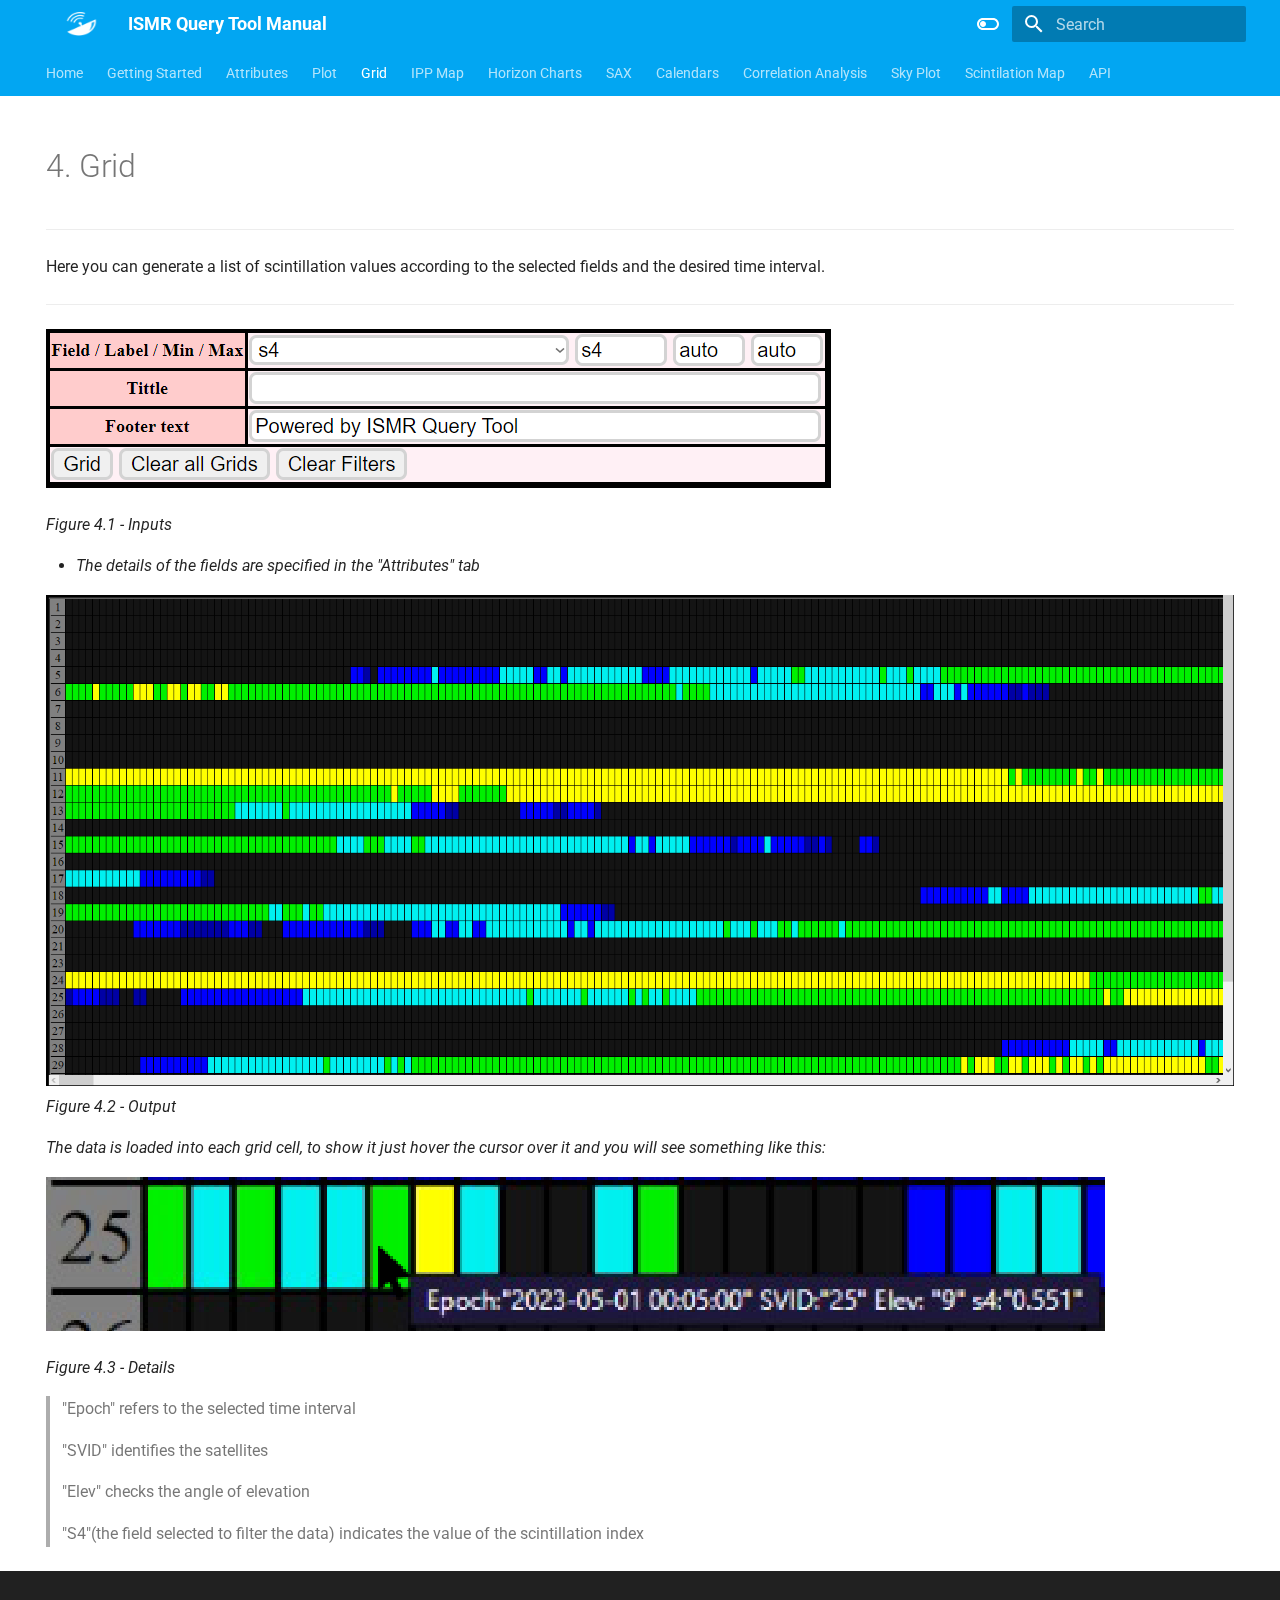
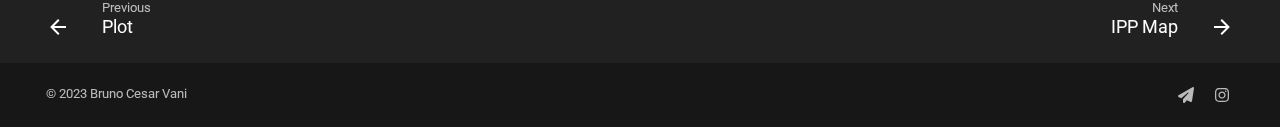
<file: grid/index.html>
<!doctype html>
<html lang="en" class="no-js">
  <head>
    
      <meta charset="utf-8">
      <meta name="viewport" content="width=device-width,initial-scale=1">
      
      
      
      
        <link rel="prev" href="../plot/">
      
      
        <link rel="next" href="../ippmap/">
      
      
      <link rel="icon" href="../images/icon.png">
      <meta name="generator" content="mkdocs-1.5.3, mkdocs-material-9.5.15">
    
    
  <title>ISMR Query Tool Manual</title>

    
      <link rel="stylesheet" href="../assets/stylesheets/main.7e359304.min.css">
      
        
        <link rel="stylesheet" href="../assets/stylesheets/palette.06af60db.min.css">
      
      


    
    
      
    
    
      
        
        
        <link rel="preconnect" href="https://fonts.gstatic.com" crossorigin>
        <link rel="stylesheet" href="https://fonts.googleapis.com/css?family=Roboto:300,300i,400,400i,700,700i%7CRoboto+Mono:400,400i,700,700i&display=fallback">
        <style>:root{--md-text-font:"Roboto";--md-code-font:"Roboto Mono"}</style>
      
    
    
      <link rel="stylesheet" href="../stylesheets/extra.css">
    
    <script>__md_scope=new URL("..",location),__md_hash=e=>[...e].reduce((e,_)=>(e<<5)-e+_.charCodeAt(0),0),__md_get=(e,_=localStorage,t=__md_scope)=>JSON.parse(_.getItem(t.pathname+"."+e)),__md_set=(e,_,t=localStorage,a=__md_scope)=>{try{t.setItem(a.pathname+"."+e,JSON.stringify(_))}catch(e){}}</script>
    
      

    
    
    
  </head>
  
  
    
    
      
    
    
    
    
    <body dir="ltr" data-md-color-scheme="slate" data-md-color-primary="light-blue" data-md-color-accent="lime">
  
    
    <input class="md-toggle" data-md-toggle="drawer" type="checkbox" id="__drawer" autocomplete="off">
    <input class="md-toggle" data-md-toggle="search" type="checkbox" id="__search" autocomplete="off">
    <label class="md-overlay" for="__drawer"></label>
    <div data-md-component="skip">
      
        
        <a href="#4-grid" class="md-skip">
          Skip to content
        </a>
      
    </div>
    <div data-md-component="announce">
      
    </div>
    
    
      

<header class="md-header" data-md-component="header">
  <nav class="md-header__inner md-grid" aria-label="Header">
    <a href=".." title="ISMR Query Tool Manual" class="md-header__button md-logo" aria-label="ISMR Query Tool Manual" data-md-component="logo">
      
  <img src="../images/logo.png" alt="logo">

    </a>
    <label class="md-header__button md-icon" for="__drawer">
      
      <svg xmlns="http://www.w3.org/2000/svg" viewBox="0 0 24 24"><path d="M3 6h18v2H3V6m0 5h18v2H3v-2m0 5h18v2H3v-2Z"/></svg>
    </label>
    <div class="md-header__title" data-md-component="header-title">
      <div class="md-header__ellipsis">
        <div class="md-header__topic">
          <span class="md-ellipsis">
            ISMR Query Tool Manual
          </span>
        </div>
        <div class="md-header__topic" data-md-component="header-topic">
          <span class="md-ellipsis">
            
              Grid
            
          </span>
        </div>
      </div>
    </div>
    
      
        <form class="md-header__option" data-md-component="palette">
  
    
    
    
    <input class="md-option" data-md-color-media="(prefers-color-scheme: dark)" data-md-color-scheme="slate" data-md-color-primary="light-blue" data-md-color-accent="lime"  aria-label="Switch to light mode"  type="radio" name="__palette" id="__palette_0">
    
      <label class="md-header__button md-icon" title="Switch to light mode" for="__palette_1" hidden>
        <svg xmlns="http://www.w3.org/2000/svg" viewBox="0 0 24 24"><path d="M17 7H7a5 5 0 0 0-5 5 5 5 0 0 0 5 5h10a5 5 0 0 0 5-5 5 5 0 0 0-5-5m0 8a3 3 0 0 1-3-3 3 3 0 0 1 3-3 3 3 0 0 1 3 3 3 3 0 0 1-3 3Z"/></svg>
      </label>
    
  
    
    
    
    <input class="md-option" data-md-color-media="(prefers-color-scheme: light)" data-md-color-scheme="default" data-md-color-primary="light-blue" data-md-color-accent="yellow"  aria-label="Switch to dark mode"  type="radio" name="__palette" id="__palette_1">
    
      <label class="md-header__button md-icon" title="Switch to dark mode" for="__palette_0" hidden>
        <svg xmlns="http://www.w3.org/2000/svg" viewBox="0 0 24 24"><path d="M17 6H7c-3.31 0-6 2.69-6 6s2.69 6 6 6h10c3.31 0 6-2.69 6-6s-2.69-6-6-6zm0 10H7c-2.21 0-4-1.79-4-4s1.79-4 4-4h10c2.21 0 4 1.79 4 4s-1.79 4-4 4zM7 9c-1.66 0-3 1.34-3 3s1.34 3 3 3 3-1.34 3-3-1.34-3-3-3z"/></svg>
      </label>
    
  
</form>
      
    
    
      <script>var media,input,key,value,palette=__md_get("__palette");if(palette&&palette.color){"(prefers-color-scheme)"===palette.color.media&&(media=matchMedia("(prefers-color-scheme: light)"),input=document.querySelector(media.matches?"[data-md-color-media='(prefers-color-scheme: light)']":"[data-md-color-media='(prefers-color-scheme: dark)']"),palette.color.media=input.getAttribute("data-md-color-media"),palette.color.scheme=input.getAttribute("data-md-color-scheme"),palette.color.primary=input.getAttribute("data-md-color-primary"),palette.color.accent=input.getAttribute("data-md-color-accent"));for([key,value]of Object.entries(palette.color))document.body.setAttribute("data-md-color-"+key,value)}</script>
    
    
    
      <label class="md-header__button md-icon" for="__search">
        
        <svg xmlns="http://www.w3.org/2000/svg" viewBox="0 0 24 24"><path d="M9.5 3A6.5 6.5 0 0 1 16 9.5c0 1.61-.59 3.09-1.56 4.23l.27.27h.79l5 5-1.5 1.5-5-5v-.79l-.27-.27A6.516 6.516 0 0 1 9.5 16 6.5 6.5 0 0 1 3 9.5 6.5 6.5 0 0 1 9.5 3m0 2C7 5 5 7 5 9.5S7 14 9.5 14 14 12 14 9.5 12 5 9.5 5Z"/></svg>
      </label>
      <div class="md-search" data-md-component="search" role="dialog">
  <label class="md-search__overlay" for="__search"></label>
  <div class="md-search__inner" role="search">
    <form class="md-search__form" name="search">
      <input type="text" class="md-search__input" name="query" aria-label="Search" placeholder="Search" autocapitalize="off" autocorrect="off" autocomplete="off" spellcheck="false" data-md-component="search-query" required>
      <label class="md-search__icon md-icon" for="__search">
        
        <svg xmlns="http://www.w3.org/2000/svg" viewBox="0 0 24 24"><path d="M9.5 3A6.5 6.5 0 0 1 16 9.5c0 1.61-.59 3.09-1.56 4.23l.27.27h.79l5 5-1.5 1.5-5-5v-.79l-.27-.27A6.516 6.516 0 0 1 9.5 16 6.5 6.5 0 0 1 3 9.5 6.5 6.5 0 0 1 9.5 3m0 2C7 5 5 7 5 9.5S7 14 9.5 14 14 12 14 9.5 12 5 9.5 5Z"/></svg>
        
        <svg xmlns="http://www.w3.org/2000/svg" viewBox="0 0 24 24"><path d="M20 11v2H8l5.5 5.5-1.42 1.42L4.16 12l7.92-7.92L13.5 5.5 8 11h12Z"/></svg>
      </label>
      <nav class="md-search__options" aria-label="Search">
        
        <button type="reset" class="md-search__icon md-icon" title="Clear" aria-label="Clear" tabindex="-1">
          
          <svg xmlns="http://www.w3.org/2000/svg" viewBox="0 0 24 24"><path d="M19 6.41 17.59 5 12 10.59 6.41 5 5 6.41 10.59 12 5 17.59 6.41 19 12 13.41 17.59 19 19 17.59 13.41 12 19 6.41Z"/></svg>
        </button>
      </nav>
      
        <div class="md-search__suggest" data-md-component="search-suggest"></div>
      
    </form>
    <div class="md-search__output">
      <div class="md-search__scrollwrap" data-md-scrollfix>
        <div class="md-search-result" data-md-component="search-result">
          <div class="md-search-result__meta">
            Initializing search
          </div>
          <ol class="md-search-result__list" role="presentation"></ol>
        </div>
      </div>
    </div>
  </div>
</div>
    
    
  </nav>
  
</header>
    
    <div class="md-container" data-md-component="container">
      
      
        
          
            
<nav class="md-tabs" aria-label="Tabs" data-md-component="tabs">
  <div class="md-grid">
    <ul class="md-tabs__list">
      
        
  
  
  
    <li class="md-tabs__item">
      <a href=".." class="md-tabs__link">
        
  
    
  
  Home

      </a>
    </li>
  

      
        
  
  
  
    <li class="md-tabs__item">
      <a href="../gS/" class="md-tabs__link">
        
  
    
  
  Getting Started

      </a>
    </li>
  

      
        
  
  
  
    <li class="md-tabs__item">
      <a href="../atributos/" class="md-tabs__link">
        
  
    
  
  Attributes

      </a>
    </li>
  

      
        
  
  
  
    <li class="md-tabs__item">
      <a href="../plot/" class="md-tabs__link">
        
  
    
  
  Plot

      </a>
    </li>
  

      
        
  
  
    
  
  
    <li class="md-tabs__item md-tabs__item--active">
      <a href="./" class="md-tabs__link">
        
  
    
  
  Grid

      </a>
    </li>
  

      
        
  
  
  
    <li class="md-tabs__item">
      <a href="../ippmap/" class="md-tabs__link">
        
  
    
  
  IPP Map

      </a>
    </li>
  

      
        
  
  
  
    <li class="md-tabs__item">
      <a href="../hC/" class="md-tabs__link">
        
  
    
  
  Horizon Charts

      </a>
    </li>
  

      
        
  
  
  
    <li class="md-tabs__item">
      <a href="../sax/" class="md-tabs__link">
        
  
    
  
  SAX

      </a>
    </li>
  

      
        
  
  
  
    <li class="md-tabs__item">
      <a href="../cView/" class="md-tabs__link">
        
  
    
  
  Calendars

      </a>
    </li>
  

      
        
  
  
  
    <li class="md-tabs__item">
      <a href="../cA/" class="md-tabs__link">
        
  
    
  
  Correlation Analysis

      </a>
    </li>
  

      
        
  
  
  
    <li class="md-tabs__item">
      <a href="../skyplot/" class="md-tabs__link">
        
  
    
  
  Sky Plot

      </a>
    </li>
  

      
        
  
  
  
    <li class="md-tabs__item">
      <a href="../scintilation/" class="md-tabs__link">
        
  
    
  
  Scintilation Map

      </a>
    </li>
  

      
        
  
  
  
    <li class="md-tabs__item">
      <a href="../api/" class="md-tabs__link">
        
  
    
  
  API

      </a>
    </li>
  

      
    </ul>
  </div>
</nav>
          
        
      
      <main class="md-main" data-md-component="main">
        <div class="md-main__inner md-grid">
          
            
              
                
              
              <div class="md-sidebar md-sidebar--primary" data-md-component="sidebar" data-md-type="navigation" hidden>
                <div class="md-sidebar__scrollwrap">
                  <div class="md-sidebar__inner">
                    


  


  

<nav class="md-nav md-nav--primary md-nav--lifted md-nav--integrated" aria-label="Navigation" data-md-level="0">
  <label class="md-nav__title" for="__drawer">
    <a href=".." title="ISMR Query Tool Manual" class="md-nav__button md-logo" aria-label="ISMR Query Tool Manual" data-md-component="logo">
      
  <img src="../images/logo.png" alt="logo">

    </a>
    ISMR Query Tool Manual
  </label>
  
  <ul class="md-nav__list" data-md-scrollfix>
    
      
      
  
  
  
  
    <li class="md-nav__item">
      <a href=".." class="md-nav__link">
        
  
  <span class="md-ellipsis">
    Home
  </span>
  

      </a>
    </li>
  

    
      
      
  
  
  
  
    <li class="md-nav__item">
      <a href="../gS/" class="md-nav__link">
        
  
  <span class="md-ellipsis">
    Getting Started
  </span>
  

      </a>
    </li>
  

    
      
      
  
  
  
  
    <li class="md-nav__item">
      <a href="../atributos/" class="md-nav__link">
        
  
  <span class="md-ellipsis">
    Attributes
  </span>
  

      </a>
    </li>
  

    
      
      
  
  
  
  
    <li class="md-nav__item">
      <a href="../plot/" class="md-nav__link">
        
  
  <span class="md-ellipsis">
    Plot
  </span>
  

      </a>
    </li>
  

    
      
      
  
  
    
  
  
  
    <li class="md-nav__item md-nav__item--active">
      
      <input class="md-nav__toggle md-toggle" type="checkbox" id="__toc">
      
      
        
      
      
      <a href="./" class="md-nav__link md-nav__link--active">
        
  
  <span class="md-ellipsis">
    Grid
  </span>
  

      </a>
      
    </li>
  

    
      
      
  
  
  
  
    <li class="md-nav__item">
      <a href="../ippmap/" class="md-nav__link">
        
  
  <span class="md-ellipsis">
    IPP Map
  </span>
  

      </a>
    </li>
  

    
      
      
  
  
  
  
    <li class="md-nav__item">
      <a href="../hC/" class="md-nav__link">
        
  
  <span class="md-ellipsis">
    Horizon Charts
  </span>
  

      </a>
    </li>
  

    
      
      
  
  
  
  
    <li class="md-nav__item">
      <a href="../sax/" class="md-nav__link">
        
  
  <span class="md-ellipsis">
    SAX
  </span>
  

      </a>
    </li>
  

    
      
      
  
  
  
  
    <li class="md-nav__item">
      <a href="../cView/" class="md-nav__link">
        
  
  <span class="md-ellipsis">
    Calendars
  </span>
  

      </a>
    </li>
  

    
      
      
  
  
  
  
    <li class="md-nav__item">
      <a href="../cA/" class="md-nav__link">
        
  
  <span class="md-ellipsis">
    Correlation Analysis
  </span>
  

      </a>
    </li>
  

    
      
      
  
  
  
  
    <li class="md-nav__item">
      <a href="../skyplot/" class="md-nav__link">
        
  
  <span class="md-ellipsis">
    Sky Plot
  </span>
  

      </a>
    </li>
  

    
      
      
  
  
  
  
    <li class="md-nav__item">
      <a href="../scintilation/" class="md-nav__link">
        
  
  <span class="md-ellipsis">
    Scintilation Map
  </span>
  

      </a>
    </li>
  

    
      
      
  
  
  
  
    <li class="md-nav__item">
      <a href="../api/" class="md-nav__link">
        
  
  <span class="md-ellipsis">
    API
  </span>
  

      </a>
    </li>
  

    
  </ul>
</nav>
                  </div>
                </div>
              </div>
            
            
          
          
            <div class="md-content" data-md-component="content">
              <article class="md-content__inner md-typeset">
                
                  


<h1 id="4-grid">4. Grid</h1>
<hr />
<p>Here you can generate a list of scintillation values according to the selected fields and the desired time interval.</p>
<hr />
<p><img alt="Fields" src="../images/grid/params.PNG" /></p>
<p><em>Figure 4.1 - Inputs</em></p>
<ul>
<li><em>The details of the fields are specified in the "Attributes" tab</em></li>
</ul>
<p><img alt="Output" src="../images/grid/output.PNG" />
<em>Figure 4.2 - Output</em></p>
<p><em>The data is loaded into each grid cell, to show it just hover the cursor over it and you will see something like this:</em></p>
<p><img alt="Information" src="../images/grid/info.PNG" /></p>
<p><em>Figure 4.3 - Details</em></p>
<blockquote>
<p>"Epoch" refers to the selected time interval</p>
<p>"SVID" identifies the satellites</p>
<p>"Elev" checks the angle of elevation</p>
<p>"S4"(the field selected to filter the data) indicates the value of the scintillation index </p>
</blockquote>







  
  




  



                
              </article>
            </div>
          
          
<script>var target=document.getElementById(location.hash.slice(1));target&&target.name&&(target.checked=target.name.startsWith("__tabbed_"))</script>
        </div>
        
          <button type="button" class="md-top md-icon" data-md-component="top" hidden>
  
  <svg xmlns="http://www.w3.org/2000/svg" viewBox="0 0 24 24"><path d="M13 20h-2V8l-5.5 5.5-1.42-1.42L12 4.16l7.92 7.92-1.42 1.42L13 8v12Z"/></svg>
  Back to top
</button>
        
      </main>
      
        <footer class="md-footer">
  
    
      
        
      
      <nav class="md-footer__inner md-grid" aria-label="Footer" >
        
          
          <a href="../plot/" class="md-footer__link md-footer__link--prev" aria-label="Previous: Plot">
            <div class="md-footer__button md-icon">
              
              <svg xmlns="http://www.w3.org/2000/svg" viewBox="0 0 24 24"><path d="M20 11v2H8l5.5 5.5-1.42 1.42L4.16 12l7.92-7.92L13.5 5.5 8 11h12Z"/></svg>
            </div>
            <div class="md-footer__title">
              <span class="md-footer__direction">
                Previous
              </span>
              <div class="md-ellipsis">
                Plot
              </div>
            </div>
          </a>
        
        
          
          <a href="../ippmap/" class="md-footer__link md-footer__link--next" aria-label="Next: IPP Map">
            <div class="md-footer__title">
              <span class="md-footer__direction">
                Next
              </span>
              <div class="md-ellipsis">
                IPP Map
              </div>
            </div>
            <div class="md-footer__button md-icon">
              
              <svg xmlns="http://www.w3.org/2000/svg" viewBox="0 0 24 24"><path d="M4 11v2h12l-5.5 5.5 1.42 1.42L19.84 12l-7.92-7.92L10.5 5.5 16 11H4Z"/></svg>
            </div>
          </a>
        
      </nav>
    
  
  <div class="md-footer-meta md-typeset">
    <div class="md-footer-meta__inner md-grid">
      <div class="md-copyright">
  
    <div class="md-copyright__highlight">
      &copy; 2023 <a>Bruno Cesar Vani</a>

    </div>
  
  
</div>
      
        <div class="md-social">
  
    
    
    
    
    <a href="mailto:brunovani22@gmail.com" target="_blank" rel="noopener" title="Fazer uma sugestão/report" class="md-social__link">
      <svg xmlns="http://www.w3.org/2000/svg" viewBox="0 0 512 512"><!--! Font Awesome Free 6.5.1 by @fontawesome - https://fontawesome.com License - https://fontawesome.com/license/free (Icons: CC BY 4.0, Fonts: SIL OFL 1.1, Code: MIT License) Copyright 2023 Fonticons, Inc.--><path d="M498.1 5.6c10.1 7 15.4 19.1 13.5 31.2l-64 416c-1.5 9.7-7.4 18.2-16 23s-18.9 5.4-28 1.6L284 427.7l-68.5 74.1c-8.9 9.7-22.9 12.9-35.2 8.1S160 493.2 160 480v-83.6c0-4 1.5-7.8 4.2-10.7l167.6-182.9c5.8-6.3 5.6-16-.4-22s-15.7-6.4-22-.7L106 360.8l-88.3-44.2C7.1 311.3.3 300.7 0 288.9s5.9-22.8 16.1-28.7l448-256c10.7-6.1 23.9-5.5 34 1.4z"/></svg>
    </a>
  
    
    
    
    
      
      
    
    <a href="https://www.instagram.com/gege.unesp/" target="_blank" rel="noopener" title="www.instagram.com" class="md-social__link">
      <svg xmlns="http://www.w3.org/2000/svg" viewBox="0 0 448 512"><!--! Font Awesome Free 6.5.1 by @fontawesome - https://fontawesome.com License - https://fontawesome.com/license/free (Icons: CC BY 4.0, Fonts: SIL OFL 1.1, Code: MIT License) Copyright 2023 Fonticons, Inc.--><path d="M224.1 141c-63.6 0-114.9 51.3-114.9 114.9s51.3 114.9 114.9 114.9S339 319.5 339 255.9 287.7 141 224.1 141zm0 189.6c-41.1 0-74.7-33.5-74.7-74.7s33.5-74.7 74.7-74.7 74.7 33.5 74.7 74.7-33.6 74.7-74.7 74.7zm146.4-194.3c0 14.9-12 26.8-26.8 26.8-14.9 0-26.8-12-26.8-26.8s12-26.8 26.8-26.8 26.8 12 26.8 26.8zm76.1 27.2c-1.7-35.9-9.9-67.7-36.2-93.9-26.2-26.2-58-34.4-93.9-36.2-37-2.1-147.9-2.1-184.9 0-35.8 1.7-67.6 9.9-93.9 36.1s-34.4 58-36.2 93.9c-2.1 37-2.1 147.9 0 184.9 1.7 35.9 9.9 67.7 36.2 93.9s58 34.4 93.9 36.2c37 2.1 147.9 2.1 184.9 0 35.9-1.7 67.7-9.9 93.9-36.2 26.2-26.2 34.4-58 36.2-93.9 2.1-37 2.1-147.8 0-184.8zM398.8 388c-7.8 19.6-22.9 34.7-42.6 42.6-29.5 11.7-99.5 9-132.1 9s-102.7 2.6-132.1-9c-19.6-7.8-34.7-22.9-42.6-42.6-11.7-29.5-9-99.5-9-132.1s-2.6-102.7 9-132.1c7.8-19.6 22.9-34.7 42.6-42.6 29.5-11.7 99.5-9 132.1-9s102.7-2.6 132.1 9c19.6 7.8 34.7 22.9 42.6 42.6 11.7 29.5 9 99.5 9 132.1s2.7 102.7-9 132.1z"/></svg>
    </a>
  
</div>
      
    </div>
  </div>
</footer>
      
    </div>
    <div class="md-dialog" data-md-component="dialog">
      <div class="md-dialog__inner md-typeset"></div>
    </div>
    
    
    <script id="__config" type="application/json">{"base": "..", "features": ["navigation.tabs", "navigation.sections", "navigation.tracking", "navigation.instant", "navigation.top", "navigation.footer", "navigation.prune", "navigation.path", "toc.integrate", "toc.follow", "search.suggest", "search.highlight", "content.code.annotation", "content.code.copy", "content.tooltips"], "search": "../assets/javascripts/workers/search.b8dbb3d2.min.js", "translations": {"clipboard.copied": "Copied to clipboard", "clipboard.copy": "Copy to clipboard", "search.result.more.one": "1 more on this page", "search.result.more.other": "# more on this page", "search.result.none": "No matching documents", "search.result.one": "1 matching document", "search.result.other": "# matching documents", "search.result.placeholder": "Type to start searching", "search.result.term.missing": "Missing", "select.version": "Select version"}}</script>
    
    
      <script src="../assets/javascripts/bundle.bd41221c.min.js"></script>
      
    
  </body>
</html>
</file>
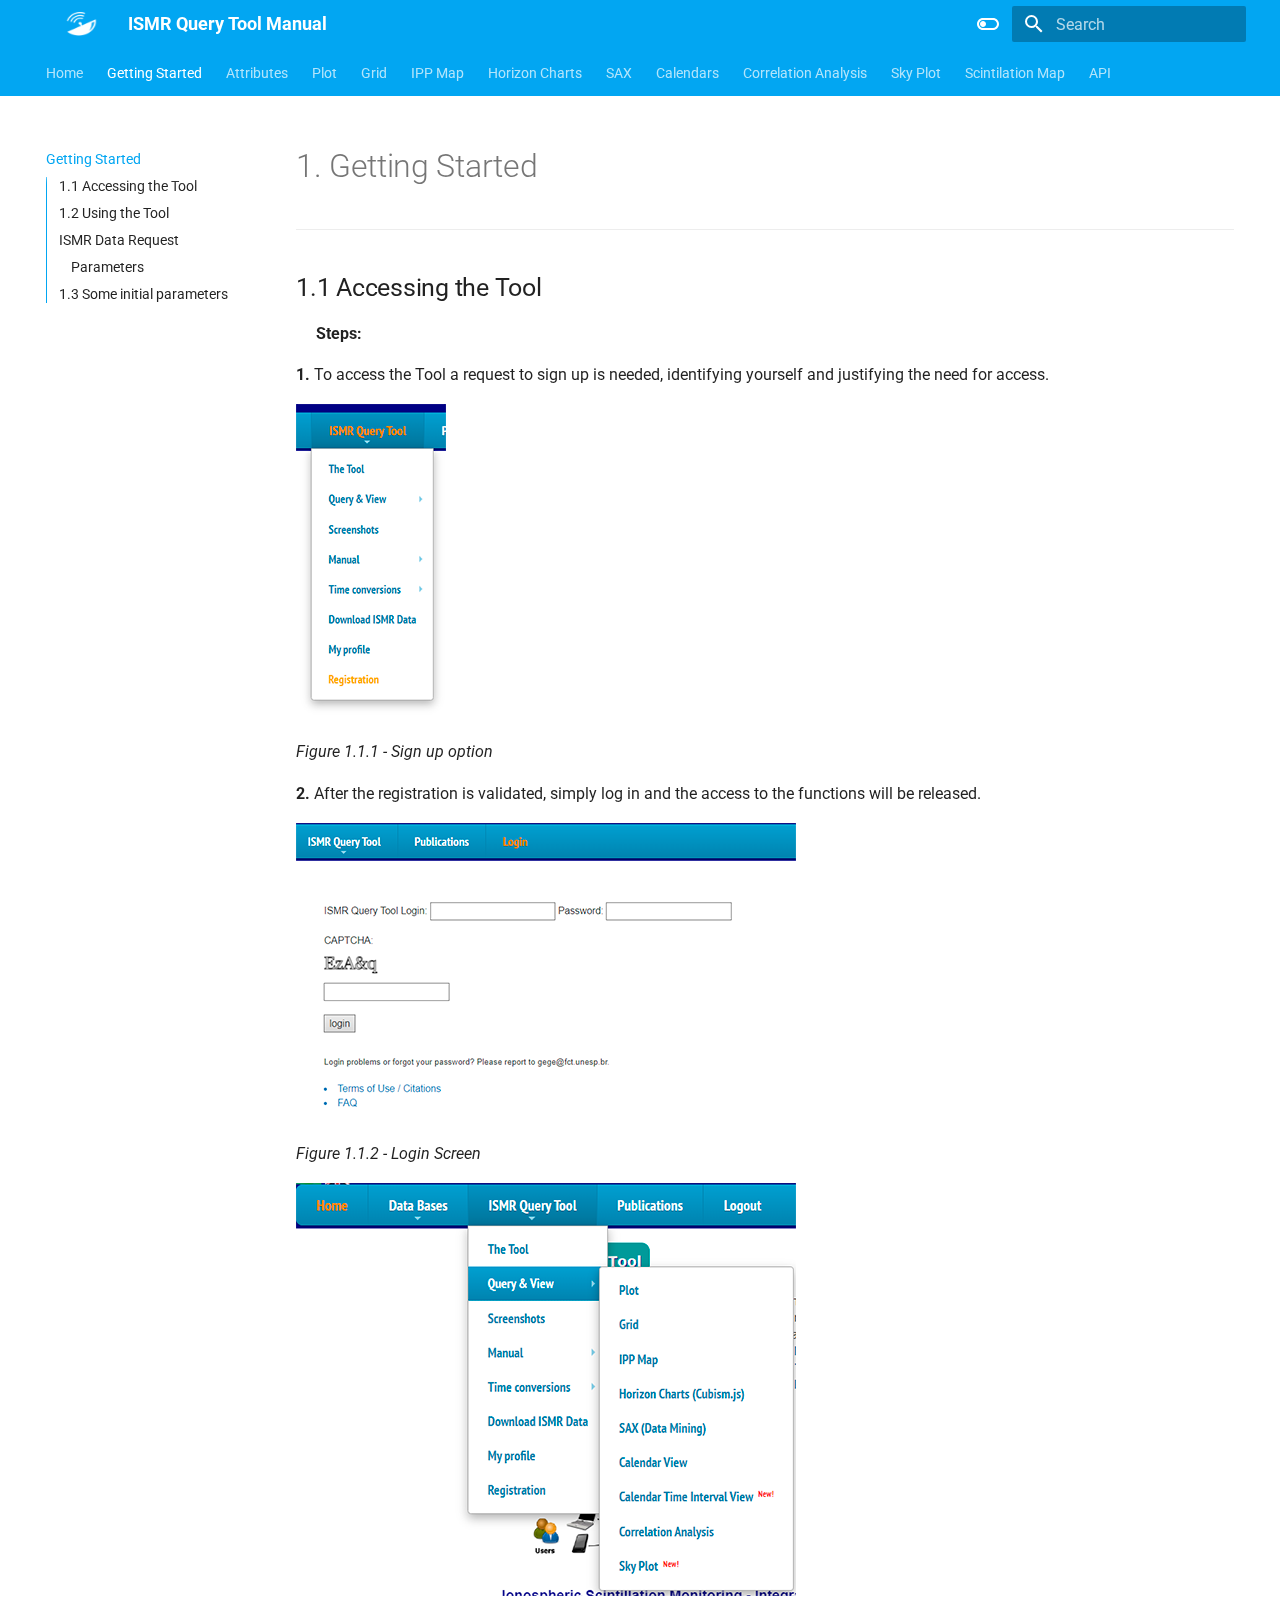
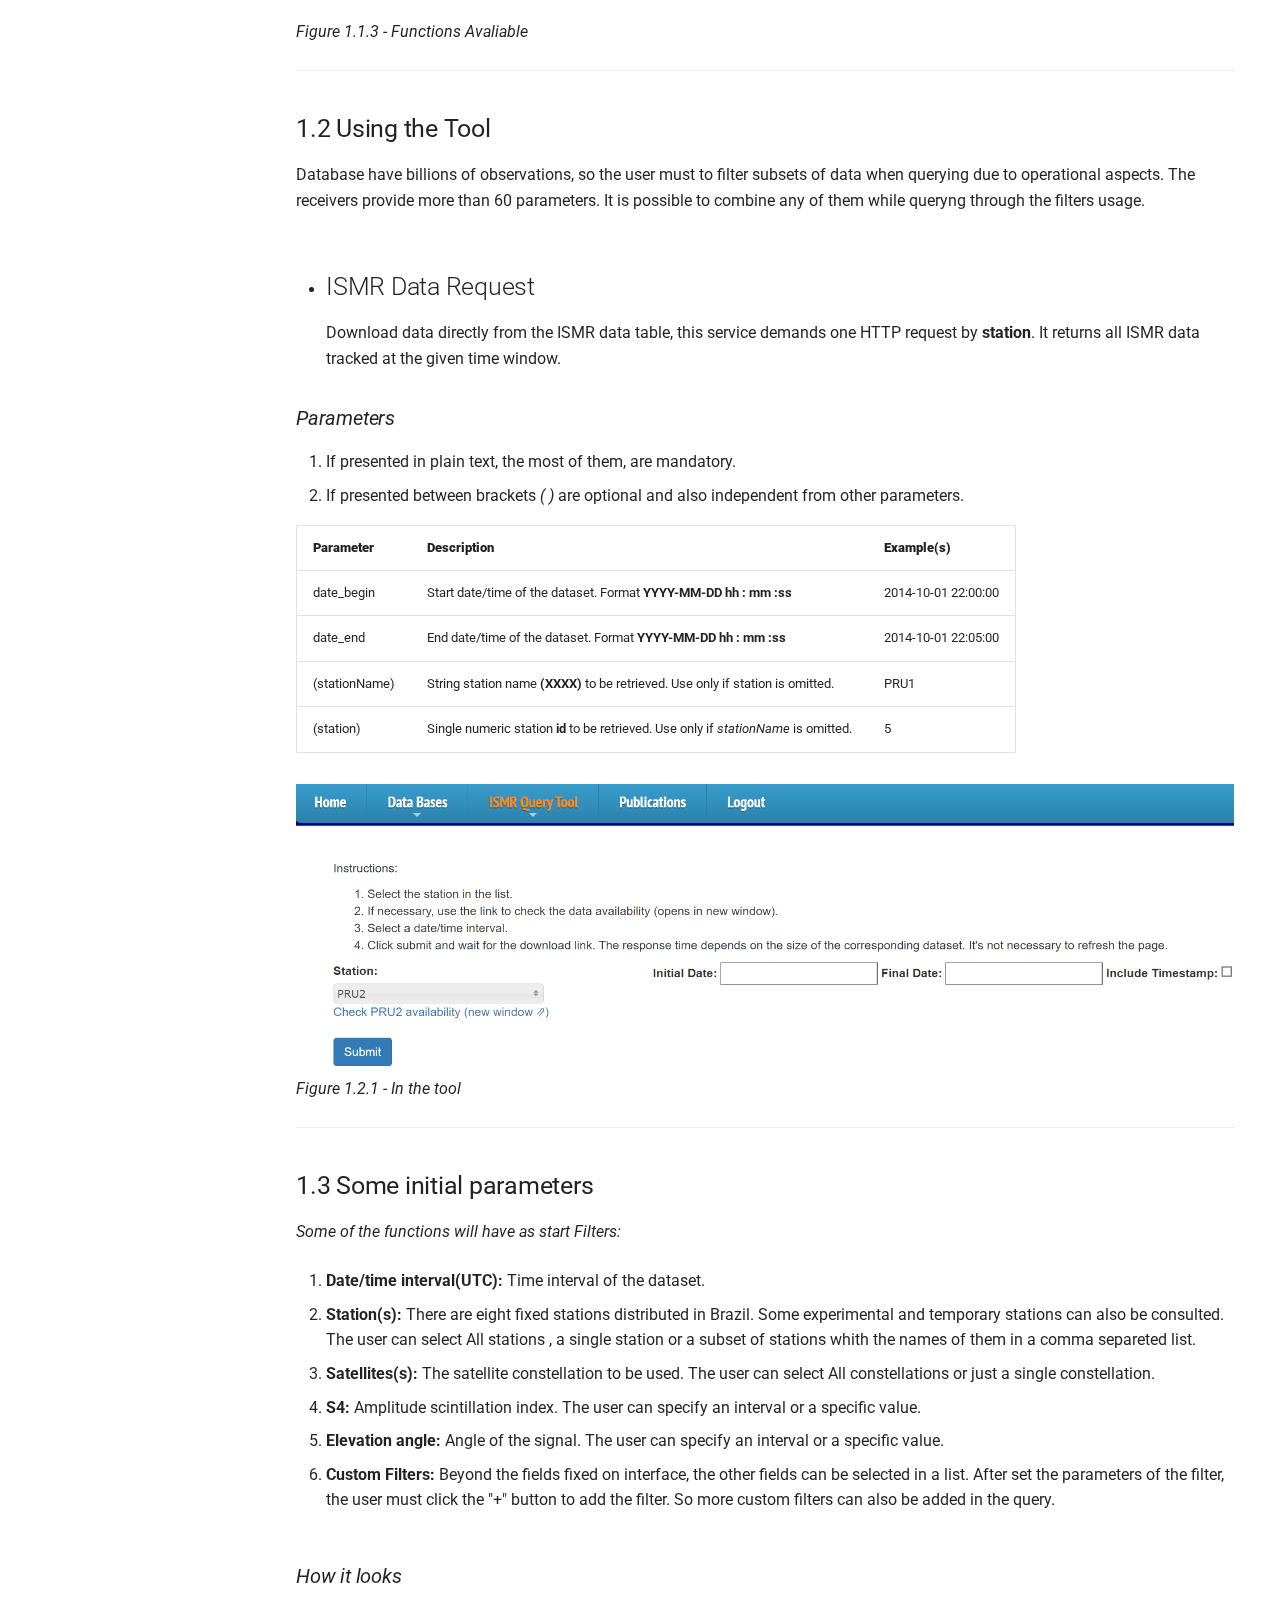
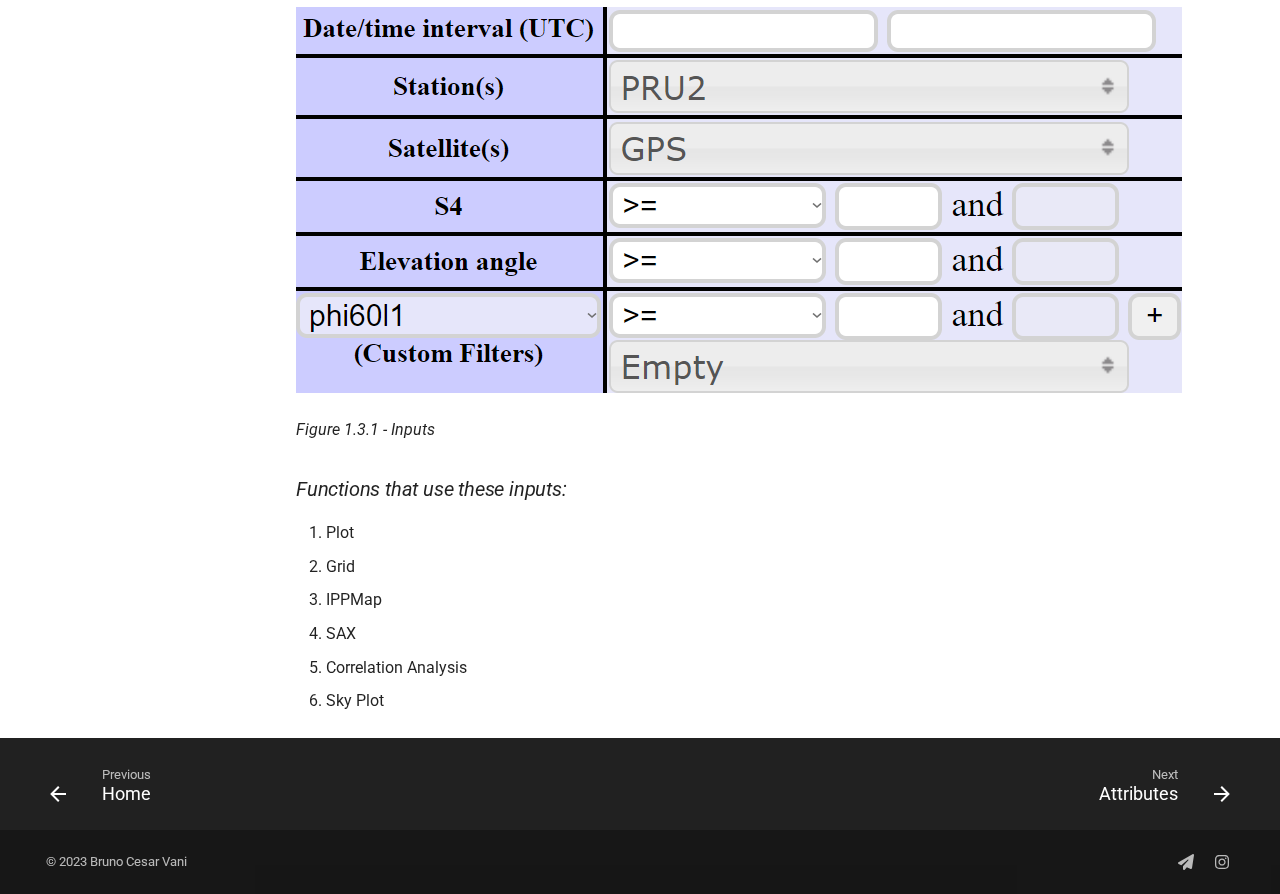
<file: gS/index.html>
<!doctype html>
<html lang="en" class="no-js">
  <head>
    
      <meta charset="utf-8">
      <meta name="viewport" content="width=device-width,initial-scale=1">
      
      
      
      
        <link rel="prev" href="..">
      
      
        <link rel="next" href="../atributos/">
      
      
      <link rel="icon" href="../images/icon.png">
      <meta name="generator" content="mkdocs-1.5.3, mkdocs-material-9.5.15">
    
    
  <title>ISMR Query Tool Manual</title>

    
      <link rel="stylesheet" href="../assets/stylesheets/main.7e359304.min.css">
      
        
        <link rel="stylesheet" href="../assets/stylesheets/palette.06af60db.min.css">
      
      


    
    
      
    
    
      
        
        
        <link rel="preconnect" href="https://fonts.gstatic.com" crossorigin>
        <link rel="stylesheet" href="https://fonts.googleapis.com/css?family=Roboto:300,300i,400,400i,700,700i%7CRoboto+Mono:400,400i,700,700i&display=fallback">
        <style>:root{--md-text-font:"Roboto";--md-code-font:"Roboto Mono"}</style>
      
    
    
      <link rel="stylesheet" href="../stylesheets/extra.css">
    
    <script>__md_scope=new URL("..",location),__md_hash=e=>[...e].reduce((e,_)=>(e<<5)-e+_.charCodeAt(0),0),__md_get=(e,_=localStorage,t=__md_scope)=>JSON.parse(_.getItem(t.pathname+"."+e)),__md_set=(e,_,t=localStorage,a=__md_scope)=>{try{t.setItem(a.pathname+"."+e,JSON.stringify(_))}catch(e){}}</script>
    
      

    
    
    
  </head>
  
  
    
    
      
    
    
    
    
    <body dir="ltr" data-md-color-scheme="slate" data-md-color-primary="light-blue" data-md-color-accent="lime">
  
    
    <input class="md-toggle" data-md-toggle="drawer" type="checkbox" id="__drawer" autocomplete="off">
    <input class="md-toggle" data-md-toggle="search" type="checkbox" id="__search" autocomplete="off">
    <label class="md-overlay" for="__drawer"></label>
    <div data-md-component="skip">
      
        
        <a href="#1-getting-started" class="md-skip">
          Skip to content
        </a>
      
    </div>
    <div data-md-component="announce">
      
    </div>
    
    
      

<header class="md-header" data-md-component="header">
  <nav class="md-header__inner md-grid" aria-label="Header">
    <a href=".." title="ISMR Query Tool Manual" class="md-header__button md-logo" aria-label="ISMR Query Tool Manual" data-md-component="logo">
      
  <img src="../images/logo.png" alt="logo">

    </a>
    <label class="md-header__button md-icon" for="__drawer">
      
      <svg xmlns="http://www.w3.org/2000/svg" viewBox="0 0 24 24"><path d="M3 6h18v2H3V6m0 5h18v2H3v-2m0 5h18v2H3v-2Z"/></svg>
    </label>
    <div class="md-header__title" data-md-component="header-title">
      <div class="md-header__ellipsis">
        <div class="md-header__topic">
          <span class="md-ellipsis">
            ISMR Query Tool Manual
          </span>
        </div>
        <div class="md-header__topic" data-md-component="header-topic">
          <span class="md-ellipsis">
            
              Getting Started
            
          </span>
        </div>
      </div>
    </div>
    
      
        <form class="md-header__option" data-md-component="palette">
  
    
    
    
    <input class="md-option" data-md-color-media="(prefers-color-scheme: dark)" data-md-color-scheme="slate" data-md-color-primary="light-blue" data-md-color-accent="lime"  aria-label="Switch to light mode"  type="radio" name="__palette" id="__palette_0">
    
      <label class="md-header__button md-icon" title="Switch to light mode" for="__palette_1" hidden>
        <svg xmlns="http://www.w3.org/2000/svg" viewBox="0 0 24 24"><path d="M17 7H7a5 5 0 0 0-5 5 5 5 0 0 0 5 5h10a5 5 0 0 0 5-5 5 5 0 0 0-5-5m0 8a3 3 0 0 1-3-3 3 3 0 0 1 3-3 3 3 0 0 1 3 3 3 3 0 0 1-3 3Z"/></svg>
      </label>
    
  
    
    
    
    <input class="md-option" data-md-color-media="(prefers-color-scheme: light)" data-md-color-scheme="default" data-md-color-primary="light-blue" data-md-color-accent="yellow"  aria-label="Switch to dark mode"  type="radio" name="__palette" id="__palette_1">
    
      <label class="md-header__button md-icon" title="Switch to dark mode" for="__palette_0" hidden>
        <svg xmlns="http://www.w3.org/2000/svg" viewBox="0 0 24 24"><path d="M17 6H7c-3.31 0-6 2.69-6 6s2.69 6 6 6h10c3.31 0 6-2.69 6-6s-2.69-6-6-6zm0 10H7c-2.21 0-4-1.79-4-4s1.79-4 4-4h10c2.21 0 4 1.79 4 4s-1.79 4-4 4zM7 9c-1.66 0-3 1.34-3 3s1.34 3 3 3 3-1.34 3-3-1.34-3-3-3z"/></svg>
      </label>
    
  
</form>
      
    
    
      <script>var media,input,key,value,palette=__md_get("__palette");if(palette&&palette.color){"(prefers-color-scheme)"===palette.color.media&&(media=matchMedia("(prefers-color-scheme: light)"),input=document.querySelector(media.matches?"[data-md-color-media='(prefers-color-scheme: light)']":"[data-md-color-media='(prefers-color-scheme: dark)']"),palette.color.media=input.getAttribute("data-md-color-media"),palette.color.scheme=input.getAttribute("data-md-color-scheme"),palette.color.primary=input.getAttribute("data-md-color-primary"),palette.color.accent=input.getAttribute("data-md-color-accent"));for([key,value]of Object.entries(palette.color))document.body.setAttribute("data-md-color-"+key,value)}</script>
    
    
    
      <label class="md-header__button md-icon" for="__search">
        
        <svg xmlns="http://www.w3.org/2000/svg" viewBox="0 0 24 24"><path d="M9.5 3A6.5 6.5 0 0 1 16 9.5c0 1.61-.59 3.09-1.56 4.23l.27.27h.79l5 5-1.5 1.5-5-5v-.79l-.27-.27A6.516 6.516 0 0 1 9.5 16 6.5 6.5 0 0 1 3 9.5 6.5 6.5 0 0 1 9.5 3m0 2C7 5 5 7 5 9.5S7 14 9.5 14 14 12 14 9.5 12 5 9.5 5Z"/></svg>
      </label>
      <div class="md-search" data-md-component="search" role="dialog">
  <label class="md-search__overlay" for="__search"></label>
  <div class="md-search__inner" role="search">
    <form class="md-search__form" name="search">
      <input type="text" class="md-search__input" name="query" aria-label="Search" placeholder="Search" autocapitalize="off" autocorrect="off" autocomplete="off" spellcheck="false" data-md-component="search-query" required>
      <label class="md-search__icon md-icon" for="__search">
        
        <svg xmlns="http://www.w3.org/2000/svg" viewBox="0 0 24 24"><path d="M9.5 3A6.5 6.5 0 0 1 16 9.5c0 1.61-.59 3.09-1.56 4.23l.27.27h.79l5 5-1.5 1.5-5-5v-.79l-.27-.27A6.516 6.516 0 0 1 9.5 16 6.5 6.5 0 0 1 3 9.5 6.5 6.5 0 0 1 9.5 3m0 2C7 5 5 7 5 9.5S7 14 9.5 14 14 12 14 9.5 12 5 9.5 5Z"/></svg>
        
        <svg xmlns="http://www.w3.org/2000/svg" viewBox="0 0 24 24"><path d="M20 11v2H8l5.5 5.5-1.42 1.42L4.16 12l7.92-7.92L13.5 5.5 8 11h12Z"/></svg>
      </label>
      <nav class="md-search__options" aria-label="Search">
        
        <button type="reset" class="md-search__icon md-icon" title="Clear" aria-label="Clear" tabindex="-1">
          
          <svg xmlns="http://www.w3.org/2000/svg" viewBox="0 0 24 24"><path d="M19 6.41 17.59 5 12 10.59 6.41 5 5 6.41 10.59 12 5 17.59 6.41 19 12 13.41 17.59 19 19 17.59 13.41 12 19 6.41Z"/></svg>
        </button>
      </nav>
      
        <div class="md-search__suggest" data-md-component="search-suggest"></div>
      
    </form>
    <div class="md-search__output">
      <div class="md-search__scrollwrap" data-md-scrollfix>
        <div class="md-search-result" data-md-component="search-result">
          <div class="md-search-result__meta">
            Initializing search
          </div>
          <ol class="md-search-result__list" role="presentation"></ol>
        </div>
      </div>
    </div>
  </div>
</div>
    
    
  </nav>
  
</header>
    
    <div class="md-container" data-md-component="container">
      
      
        
          
            
<nav class="md-tabs" aria-label="Tabs" data-md-component="tabs">
  <div class="md-grid">
    <ul class="md-tabs__list">
      
        
  
  
  
    <li class="md-tabs__item">
      <a href=".." class="md-tabs__link">
        
  
    
  
  Home

      </a>
    </li>
  

      
        
  
  
    
  
  
    <li class="md-tabs__item md-tabs__item--active">
      <a href="./" class="md-tabs__link">
        
  
    
  
  Getting Started

      </a>
    </li>
  

      
        
  
  
  
    <li class="md-tabs__item">
      <a href="../atributos/" class="md-tabs__link">
        
  
    
  
  Attributes

      </a>
    </li>
  

      
        
  
  
  
    <li class="md-tabs__item">
      <a href="../plot/" class="md-tabs__link">
        
  
    
  
  Plot

      </a>
    </li>
  

      
        
  
  
  
    <li class="md-tabs__item">
      <a href="../grid/" class="md-tabs__link">
        
  
    
  
  Grid

      </a>
    </li>
  

      
        
  
  
  
    <li class="md-tabs__item">
      <a href="../ippmap/" class="md-tabs__link">
        
  
    
  
  IPP Map

      </a>
    </li>
  

      
        
  
  
  
    <li class="md-tabs__item">
      <a href="../hC/" class="md-tabs__link">
        
  
    
  
  Horizon Charts

      </a>
    </li>
  

      
        
  
  
  
    <li class="md-tabs__item">
      <a href="../sax/" class="md-tabs__link">
        
  
    
  
  SAX

      </a>
    </li>
  

      
        
  
  
  
    <li class="md-tabs__item">
      <a href="../cView/" class="md-tabs__link">
        
  
    
  
  Calendars

      </a>
    </li>
  

      
        
  
  
  
    <li class="md-tabs__item">
      <a href="../cA/" class="md-tabs__link">
        
  
    
  
  Correlation Analysis

      </a>
    </li>
  

      
        
  
  
  
    <li class="md-tabs__item">
      <a href="../skyplot/" class="md-tabs__link">
        
  
    
  
  Sky Plot

      </a>
    </li>
  

      
        
  
  
  
    <li class="md-tabs__item">
      <a href="../scintilation/" class="md-tabs__link">
        
  
    
  
  Scintilation Map

      </a>
    </li>
  

      
        
  
  
  
    <li class="md-tabs__item">
      <a href="../api/" class="md-tabs__link">
        
  
    
  
  API

      </a>
    </li>
  

      
    </ul>
  </div>
</nav>
          
        
      
      <main class="md-main" data-md-component="main">
        <div class="md-main__inner md-grid">
          
            
              
              <div class="md-sidebar md-sidebar--primary" data-md-component="sidebar" data-md-type="navigation" >
                <div class="md-sidebar__scrollwrap">
                  <div class="md-sidebar__inner">
                    


  


  

<nav class="md-nav md-nav--primary md-nav--lifted md-nav--integrated" aria-label="Navigation" data-md-level="0">
  <label class="md-nav__title" for="__drawer">
    <a href=".." title="ISMR Query Tool Manual" class="md-nav__button md-logo" aria-label="ISMR Query Tool Manual" data-md-component="logo">
      
  <img src="../images/logo.png" alt="logo">

    </a>
    ISMR Query Tool Manual
  </label>
  
  <ul class="md-nav__list" data-md-scrollfix>
    
      
      
  
  
  
  
    <li class="md-nav__item">
      <a href=".." class="md-nav__link">
        
  
  <span class="md-ellipsis">
    Home
  </span>
  

      </a>
    </li>
  

    
      
      
  
  
    
  
  
  
    <li class="md-nav__item md-nav__item--active">
      
      <input class="md-nav__toggle md-toggle" type="checkbox" id="__toc">
      
      
        
      
      
        <label class="md-nav__link md-nav__link--active" for="__toc">
          
  
  <span class="md-ellipsis">
    Getting Started
  </span>
  

          <span class="md-nav__icon md-icon"></span>
        </label>
      
      <a href="./" class="md-nav__link md-nav__link--active">
        
  
  <span class="md-ellipsis">
    Getting Started
  </span>
  

      </a>
      
        

<nav class="md-nav md-nav--secondary" aria-label="Table of contents">
  
  
  
    
  
  
    <label class="md-nav__title" for="__toc">
      <span class="md-nav__icon md-icon"></span>
      Table of contents
    </label>
    <ul class="md-nav__list" data-md-component="toc" data-md-scrollfix>
      
        <li class="md-nav__item">
  <a href="#11-accessing-the-tool" class="md-nav__link">
    <span class="md-ellipsis">
      1.1 Accessing the Tool
    </span>
  </a>
  
</li>
      
        <li class="md-nav__item">
  <a href="#12-using-the-tool" class="md-nav__link">
    <span class="md-ellipsis">
      1.2 Using the Tool
    </span>
  </a>
  
</li>
      
        <li class="md-nav__item">
  <a href="#ismr-data-request" class="md-nav__link">
    <span class="md-ellipsis">
      ISMR Data Request
    </span>
  </a>
  
    <nav class="md-nav" aria-label="ISMR Data Request">
      <ul class="md-nav__list">
        
          <li class="md-nav__item">
  <a href="#parameters" class="md-nav__link">
    <span class="md-ellipsis">
      Parameters
    </span>
  </a>
  
</li>
        
      </ul>
    </nav>
  
</li>
      
        <li class="md-nav__item">
  <a href="#13-some-initial-parameters" class="md-nav__link">
    <span class="md-ellipsis">
      1.3 Some initial parameters
    </span>
  </a>
  
</li>
      
    </ul>
  
</nav>
      
    </li>
  

    
      
      
  
  
  
  
    <li class="md-nav__item">
      <a href="../atributos/" class="md-nav__link">
        
  
  <span class="md-ellipsis">
    Attributes
  </span>
  

      </a>
    </li>
  

    
      
      
  
  
  
  
    <li class="md-nav__item">
      <a href="../plot/" class="md-nav__link">
        
  
  <span class="md-ellipsis">
    Plot
  </span>
  

      </a>
    </li>
  

    
      
      
  
  
  
  
    <li class="md-nav__item">
      <a href="../grid/" class="md-nav__link">
        
  
  <span class="md-ellipsis">
    Grid
  </span>
  

      </a>
    </li>
  

    
      
      
  
  
  
  
    <li class="md-nav__item">
      <a href="../ippmap/" class="md-nav__link">
        
  
  <span class="md-ellipsis">
    IPP Map
  </span>
  

      </a>
    </li>
  

    
      
      
  
  
  
  
    <li class="md-nav__item">
      <a href="../hC/" class="md-nav__link">
        
  
  <span class="md-ellipsis">
    Horizon Charts
  </span>
  

      </a>
    </li>
  

    
      
      
  
  
  
  
    <li class="md-nav__item">
      <a href="../sax/" class="md-nav__link">
        
  
  <span class="md-ellipsis">
    SAX
  </span>
  

      </a>
    </li>
  

    
      
      
  
  
  
  
    <li class="md-nav__item">
      <a href="../cView/" class="md-nav__link">
        
  
  <span class="md-ellipsis">
    Calendars
  </span>
  

      </a>
    </li>
  

    
      
      
  
  
  
  
    <li class="md-nav__item">
      <a href="../cA/" class="md-nav__link">
        
  
  <span class="md-ellipsis">
    Correlation Analysis
  </span>
  

      </a>
    </li>
  

    
      
      
  
  
  
  
    <li class="md-nav__item">
      <a href="../skyplot/" class="md-nav__link">
        
  
  <span class="md-ellipsis">
    Sky Plot
  </span>
  

      </a>
    </li>
  

    
      
      
  
  
  
  
    <li class="md-nav__item">
      <a href="../scintilation/" class="md-nav__link">
        
  
  <span class="md-ellipsis">
    Scintilation Map
  </span>
  

      </a>
    </li>
  

    
      
      
  
  
  
  
    <li class="md-nav__item">
      <a href="../api/" class="md-nav__link">
        
  
  <span class="md-ellipsis">
    API
  </span>
  

      </a>
    </li>
  

    
  </ul>
</nav>
                  </div>
                </div>
              </div>
            
            
          
          
            <div class="md-content" data-md-component="content">
              <article class="md-content__inner md-typeset">
                
                  


<h1 id="1-getting-started">1. Getting Started</h1>
<hr />
<h2 id="11-accessing-the-tool"><strong>1.1 Accessing the Tool</strong></h2>
<p>&nbsp;&nbsp;&nbsp;&nbsp; <strong>Steps:</strong></p>
<p><strong>1.</strong> To access the Tool a request to sign up is needed, identifying yourself and justifying the need for access.</p>
<p><img alt="SignUp" src="../images/signOp.png" /></p>
<p><em>Figure 1.1.1 - Sign up option</em></p>
<p><strong>2.</strong> After the registration is validated, simply log in and the access to the functions will be released.</p>
<p><img alt="Login" src="../images/login.PNG" /></p>
<p><em>Figure 1.1.2 - Login Screen</em></p>
<p><img alt="Functions" src="../images/functions.png" /></p>
<p><em>Figure 1.1.3 - Functions Avaliable</em></p>
<hr />
<h2 id="12-using-the-tool"><strong>1.2 Using the Tool</strong></h2>
<p>Database have billions of observations, so the user must to filter subsets of data when querying due to operational aspects. The receivers provide more than 60 parameters. It is possible to combine any of them while queryng through the filters usage.</p>
<ul>
<li>
<h2 id="ismr-data-request">ISMR Data Request</h2>
Download data directly from the ISMR data table,
this service demands one HTTP request by <strong>station</strong>. It returns all ISMR data tracked at the given time window.</li>
</ul>
<h3 id="parameters"><em>Parameters</em></h3>
<ol>
<li>If presented in plain text, the most of them, are mandatory.</li>
<li>If presented between brackets <em>( )</em> are optional and also independent from other parameters.</li>
</ol>
<table>
<thead>
<tr>
<th><strong>Parameter</strong></th>
<th><strong>Description</strong></th>
<th><strong>Example(s)</strong></th>
</tr>
</thead>
<tbody>
<tr>
<td>date_begin</td>
<td>Start date/time of the dataset. Format <strong>YYYY-MM-DD hh : mm :ss</strong></td>
<td>2014-10-01 22:00:00</td>
</tr>
<tr>
<td>date_end</td>
<td>End date/time of the dataset. Format <strong>YYYY-MM-DD hh : mm :ss</strong></td>
<td>2014-10-01 22:05:00</td>
</tr>
<tr>
<td>(stationName)</td>
<td>String station name <strong>(XXXX)</strong> to be retrieved. Use only if station is omitted.</td>
<td>PRU1</td>
</tr>
<tr>
<td>(station)</td>
<td>Single numeric station <strong>id</strong> to be retrieved. Use only if <em>stationName</em> is omitted.</td>
<td>5</td>
</tr>
</tbody>
</table>
<p><img alt="Data request" src="../images/datarequest.PNG" />
<em>Figure 1.2.1 - In the tool</em></p>
<hr />
<h2 id="13-some-initial-parameters"><strong>1.3 Some initial parameters</strong></h2>
<p><em>Some of the functions will have as start Filters:</em></p>
<ol>
<li>
<p><strong>Date/time interval(UTC):</strong> Time interval of the dataset.</p>
</li>
<li>
<p><strong>Station(s):</strong> There are eight fixed stations distributed in Brazil. Some experimental and temporary stations can also be consulted. The user can select All stations , a single station or a subset of stations whith the names of them in a comma separeted list.</p>
</li>
<li>
<p><strong>Satellites(s):</strong> The satellite constellation to be used. The user can select All constellations or just a single constellation.</p>
</li>
<li>
<p><strong>S4:</strong> Amplitude scintillation index. The user can specify an interval or a specific value.</p>
</li>
<li>
<p><strong>Elevation angle:</strong> Angle of the signal. The user can specify an interval or a specific value.</p>
</li>
<li>
<p><strong>Custom Filters:</strong> Beyond the fields fixed on interface, the other fields can be selected in a list. After set the parameters of the filter, the user must click the "+" button to add the filter. So more custom filters can also be added in the query.</p>
</li>
</ol>
<h1 id="_1"></h1>
<h3 id="how-it-looks"><em>How it looks</em></h3>
<p><img alt="Data request" src="../images/parameters.PNG" /></p>
<p><em>Figure 1.3.1 - Inputs</em></p>
<h3 id="functions-that-use-these-inputs"><em>Functions that use these inputs:</em></h3>
<ol>
<li>Plot</li>
<li>Grid</li>
<li>IPPMap</li>
<li>SAX</li>
<li>Correlation Analysis</li>
<li>Sky Plot</li>
</ol>












                
              </article>
            </div>
          
          
<script>var target=document.getElementById(location.hash.slice(1));target&&target.name&&(target.checked=target.name.startsWith("__tabbed_"))</script>
        </div>
        
          <button type="button" class="md-top md-icon" data-md-component="top" hidden>
  
  <svg xmlns="http://www.w3.org/2000/svg" viewBox="0 0 24 24"><path d="M13 20h-2V8l-5.5 5.5-1.42-1.42L12 4.16l7.92 7.92-1.42 1.42L13 8v12Z"/></svg>
  Back to top
</button>
        
      </main>
      
        <footer class="md-footer">
  
    
      
      <nav class="md-footer__inner md-grid" aria-label="Footer" >
        
          
          <a href=".." class="md-footer__link md-footer__link--prev" aria-label="Previous: Home">
            <div class="md-footer__button md-icon">
              
              <svg xmlns="http://www.w3.org/2000/svg" viewBox="0 0 24 24"><path d="M20 11v2H8l5.5 5.5-1.42 1.42L4.16 12l7.92-7.92L13.5 5.5 8 11h12Z"/></svg>
            </div>
            <div class="md-footer__title">
              <span class="md-footer__direction">
                Previous
              </span>
              <div class="md-ellipsis">
                Home
              </div>
            </div>
          </a>
        
        
          
          <a href="../atributos/" class="md-footer__link md-footer__link--next" aria-label="Next: Attributes">
            <div class="md-footer__title">
              <span class="md-footer__direction">
                Next
              </span>
              <div class="md-ellipsis">
                Attributes
              </div>
            </div>
            <div class="md-footer__button md-icon">
              
              <svg xmlns="http://www.w3.org/2000/svg" viewBox="0 0 24 24"><path d="M4 11v2h12l-5.5 5.5 1.42 1.42L19.84 12l-7.92-7.92L10.5 5.5 16 11H4Z"/></svg>
            </div>
          </a>
        
      </nav>
    
  
  <div class="md-footer-meta md-typeset">
    <div class="md-footer-meta__inner md-grid">
      <div class="md-copyright">
  
    <div class="md-copyright__highlight">
      &copy; 2023 <a>Bruno Cesar Vani</a>

    </div>
  
  
</div>
      
        <div class="md-social">
  
    
    
    
    
    <a href="mailto:brunovani22@gmail.com" target="_blank" rel="noopener" title="Fazer uma sugestão/report" class="md-social__link">
      <svg xmlns="http://www.w3.org/2000/svg" viewBox="0 0 512 512"><!--! Font Awesome Free 6.5.1 by @fontawesome - https://fontawesome.com License - https://fontawesome.com/license/free (Icons: CC BY 4.0, Fonts: SIL OFL 1.1, Code: MIT License) Copyright 2023 Fonticons, Inc.--><path d="M498.1 5.6c10.1 7 15.4 19.1 13.5 31.2l-64 416c-1.5 9.7-7.4 18.2-16 23s-18.9 5.4-28 1.6L284 427.7l-68.5 74.1c-8.9 9.7-22.9 12.9-35.2 8.1S160 493.2 160 480v-83.6c0-4 1.5-7.8 4.2-10.7l167.6-182.9c5.8-6.3 5.6-16-.4-22s-15.7-6.4-22-.7L106 360.8l-88.3-44.2C7.1 311.3.3 300.7 0 288.9s5.9-22.8 16.1-28.7l448-256c10.7-6.1 23.9-5.5 34 1.4z"/></svg>
    </a>
  
    
    
    
    
      
      
    
    <a href="https://www.instagram.com/gege.unesp/" target="_blank" rel="noopener" title="www.instagram.com" class="md-social__link">
      <svg xmlns="http://www.w3.org/2000/svg" viewBox="0 0 448 512"><!--! Font Awesome Free 6.5.1 by @fontawesome - https://fontawesome.com License - https://fontawesome.com/license/free (Icons: CC BY 4.0, Fonts: SIL OFL 1.1, Code: MIT License) Copyright 2023 Fonticons, Inc.--><path d="M224.1 141c-63.6 0-114.9 51.3-114.9 114.9s51.3 114.9 114.9 114.9S339 319.5 339 255.9 287.7 141 224.1 141zm0 189.6c-41.1 0-74.7-33.5-74.7-74.7s33.5-74.7 74.7-74.7 74.7 33.5 74.7 74.7-33.6 74.7-74.7 74.7zm146.4-194.3c0 14.9-12 26.8-26.8 26.8-14.9 0-26.8-12-26.8-26.8s12-26.8 26.8-26.8 26.8 12 26.8 26.8zm76.1 27.2c-1.7-35.9-9.9-67.7-36.2-93.9-26.2-26.2-58-34.4-93.9-36.2-37-2.1-147.9-2.1-184.9 0-35.8 1.7-67.6 9.9-93.9 36.1s-34.4 58-36.2 93.9c-2.1 37-2.1 147.9 0 184.9 1.7 35.9 9.9 67.7 36.2 93.9s58 34.4 93.9 36.2c37 2.1 147.9 2.1 184.9 0 35.9-1.7 67.7-9.9 93.9-36.2 26.2-26.2 34.4-58 36.2-93.9 2.1-37 2.1-147.8 0-184.8zM398.8 388c-7.8 19.6-22.9 34.7-42.6 42.6-29.5 11.7-99.5 9-132.1 9s-102.7 2.6-132.1-9c-19.6-7.8-34.7-22.9-42.6-42.6-11.7-29.5-9-99.5-9-132.1s-2.6-102.7 9-132.1c7.8-19.6 22.9-34.7 42.6-42.6 29.5-11.7 99.5-9 132.1-9s102.7-2.6 132.1 9c19.6 7.8 34.7 22.9 42.6 42.6 11.7 29.5 9 99.5 9 132.1s2.7 102.7-9 132.1z"/></svg>
    </a>
  
</div>
      
    </div>
  </div>
</footer>
      
    </div>
    <div class="md-dialog" data-md-component="dialog">
      <div class="md-dialog__inner md-typeset"></div>
    </div>
    
    
    <script id="__config" type="application/json">{"base": "..", "features": ["navigation.tabs", "navigation.sections", "navigation.tracking", "navigation.instant", "navigation.top", "navigation.footer", "navigation.prune", "navigation.path", "toc.integrate", "toc.follow", "search.suggest", "search.highlight", "content.code.annotation", "content.code.copy", "content.tooltips"], "search": "../assets/javascripts/workers/search.b8dbb3d2.min.js", "translations": {"clipboard.copied": "Copied to clipboard", "clipboard.copy": "Copy to clipboard", "search.result.more.one": "1 more on this page", "search.result.more.other": "# more on this page", "search.result.none": "No matching documents", "search.result.one": "1 matching document", "search.result.other": "# matching documents", "search.result.placeholder": "Type to start searching", "search.result.term.missing": "Missing", "select.version": "Select version"}}</script>
    
    
      <script src="../assets/javascripts/bundle.bd41221c.min.js"></script>
      
    
  </body>
</html>
</file>
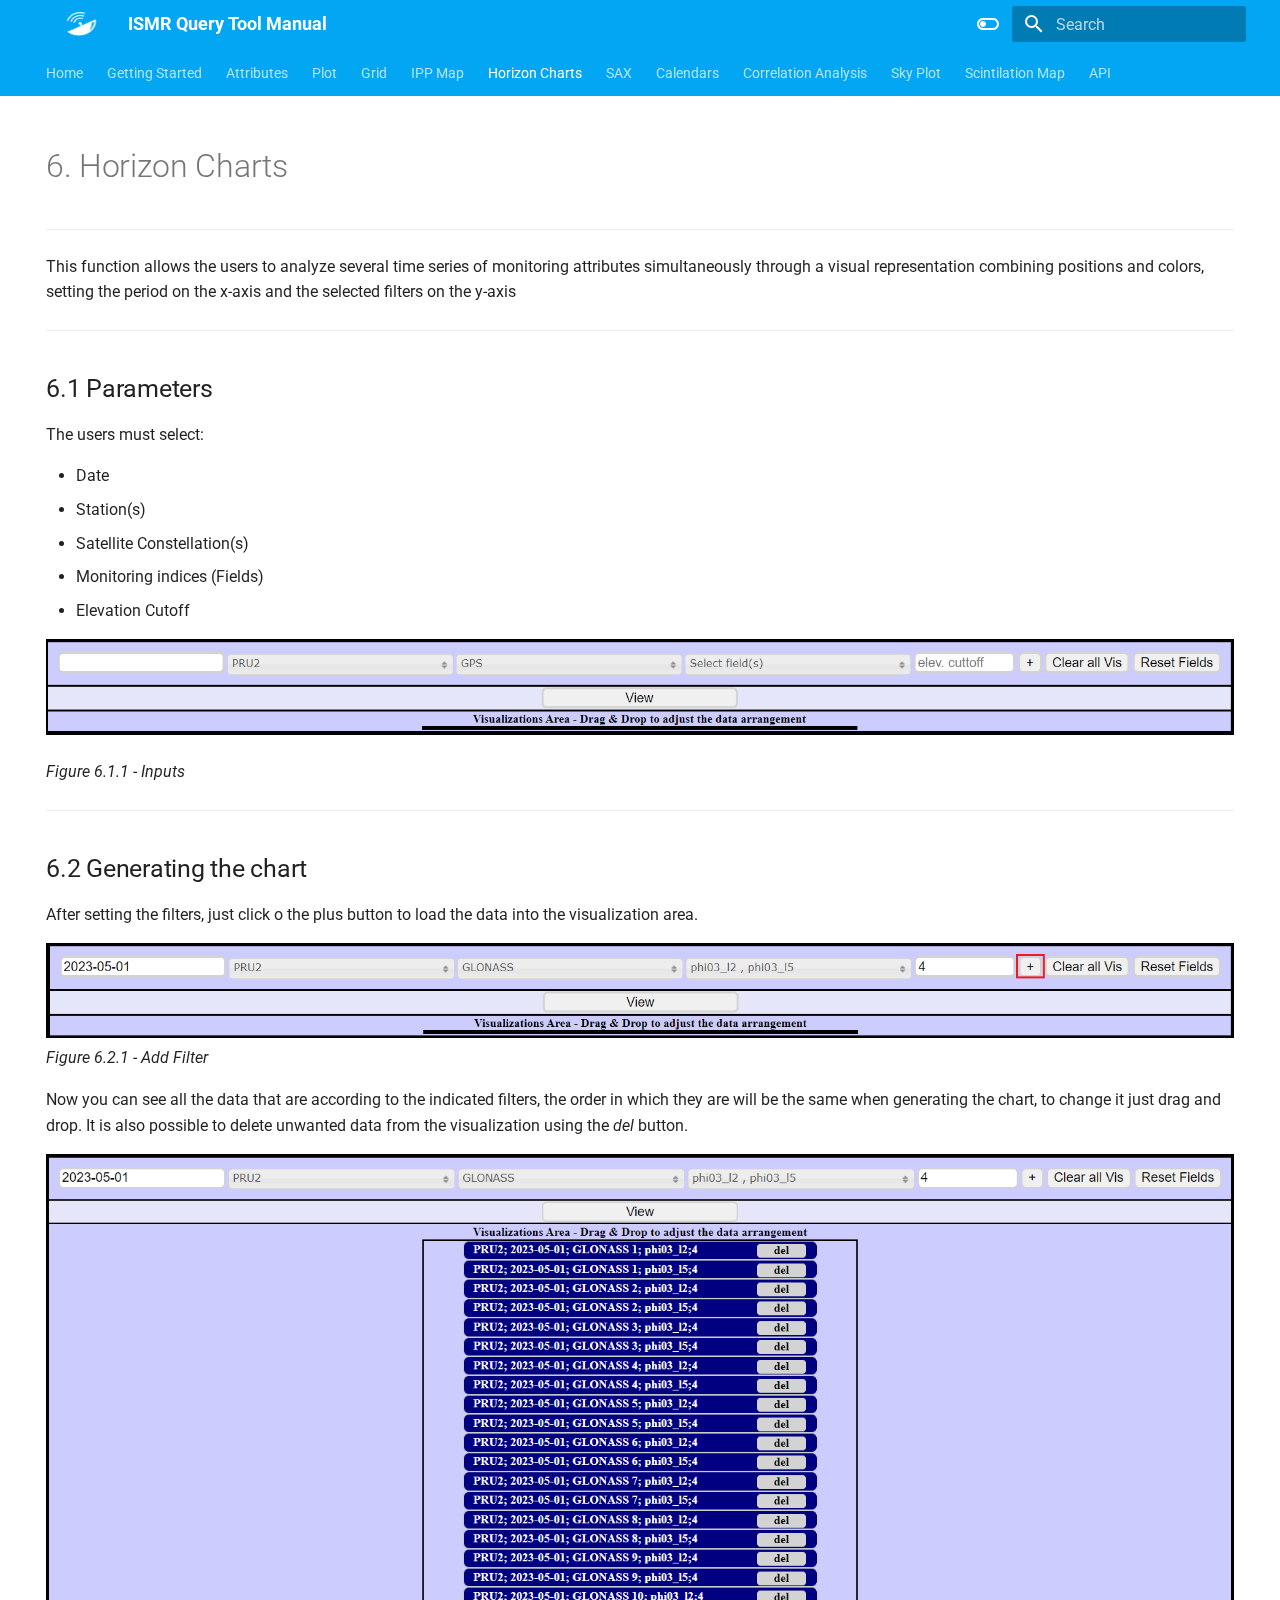
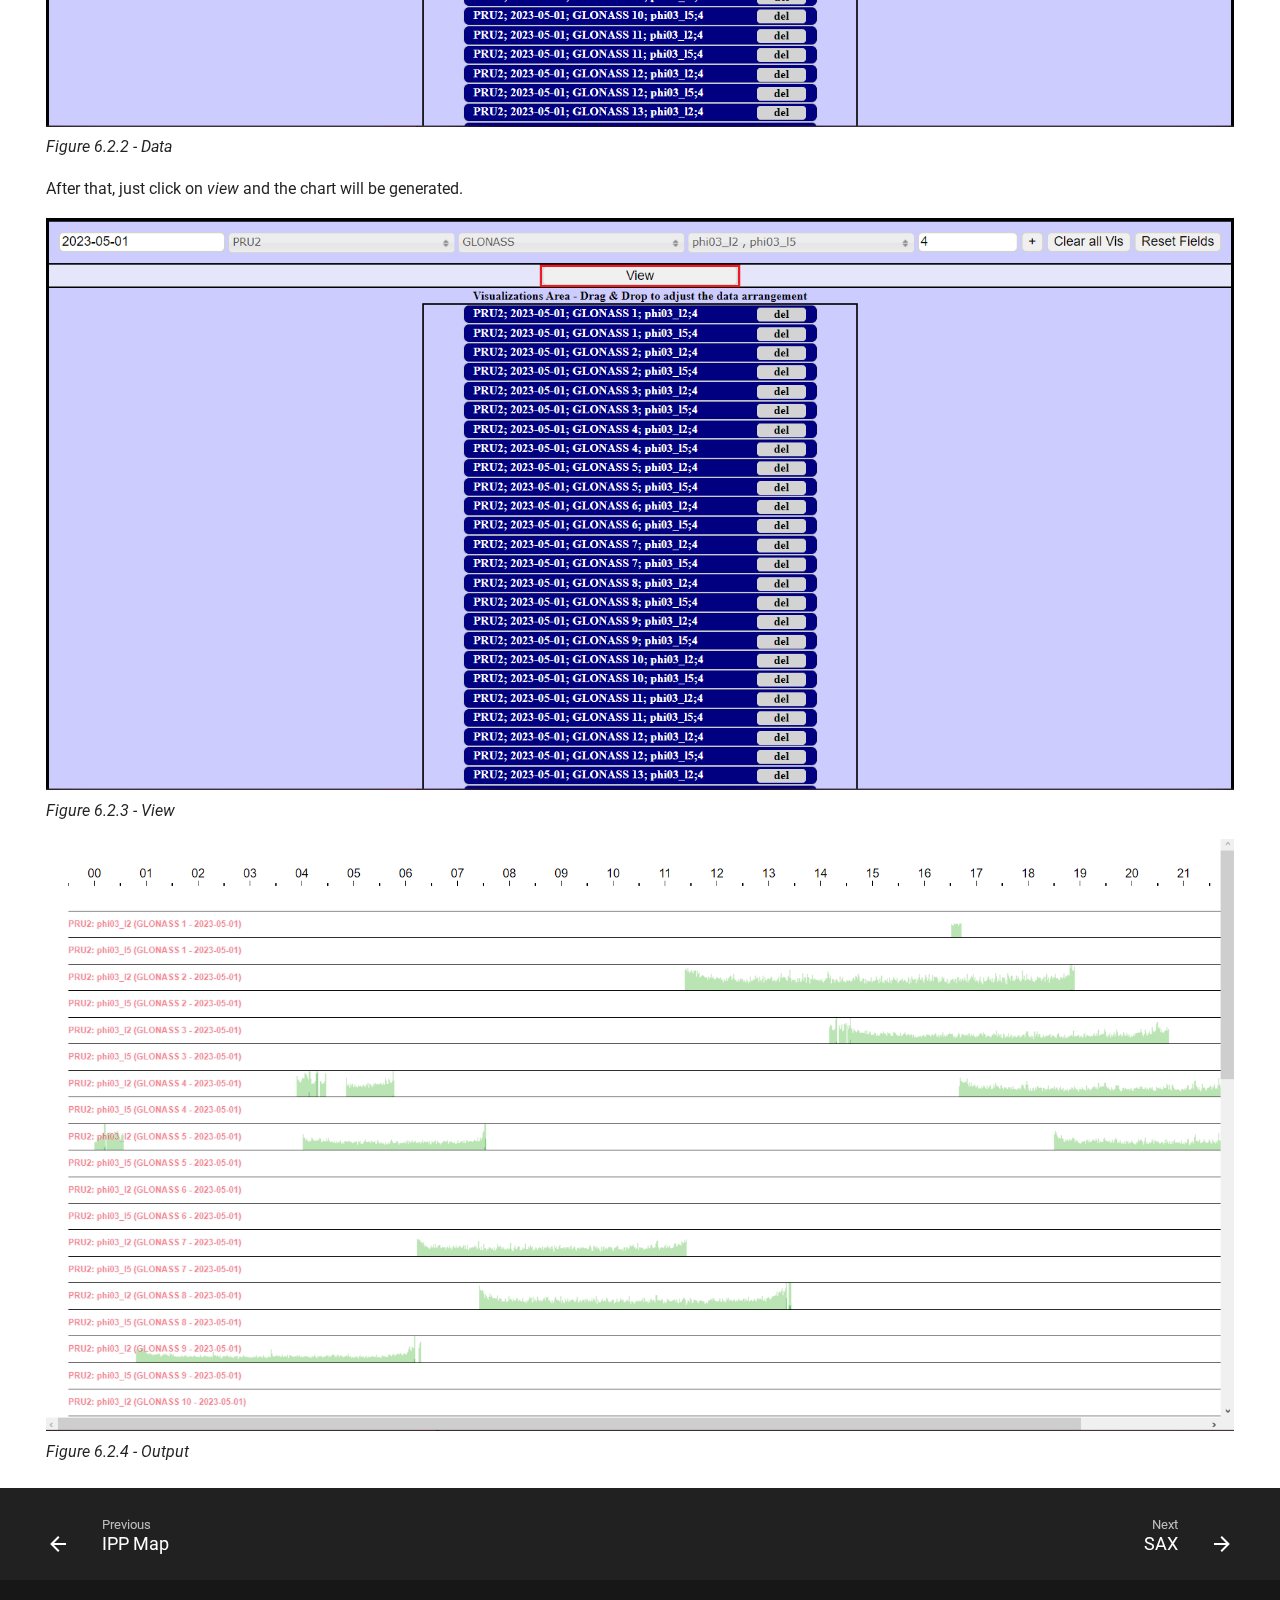
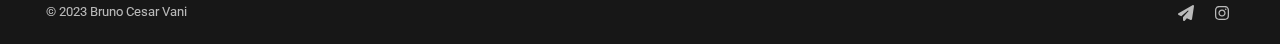
<file: hC/index.html>
<!doctype html>
<html lang="en" class="no-js">
  <head>
    
      <meta charset="utf-8">
      <meta name="viewport" content="width=device-width,initial-scale=1">
      
      
      
      
        <link rel="prev" href="../ippmap/">
      
      
        <link rel="next" href="../sax/">
      
      
      <link rel="icon" href="../images/icon.png">
      <meta name="generator" content="mkdocs-1.5.3, mkdocs-material-9.5.15">
    
    
  <title>ISMR Query Tool Manual</title>

    
      <link rel="stylesheet" href="../assets/stylesheets/main.7e359304.min.css">
      
        
        <link rel="stylesheet" href="../assets/stylesheets/palette.06af60db.min.css">
      
      


    
    
      
    
    
      
        
        
        <link rel="preconnect" href="https://fonts.gstatic.com" crossorigin>
        <link rel="stylesheet" href="https://fonts.googleapis.com/css?family=Roboto:300,300i,400,400i,700,700i%7CRoboto+Mono:400,400i,700,700i&display=fallback">
        <style>:root{--md-text-font:"Roboto";--md-code-font:"Roboto Mono"}</style>
      
    
    
      <link rel="stylesheet" href="../stylesheets/extra.css">
    
    <script>__md_scope=new URL("..",location),__md_hash=e=>[...e].reduce((e,_)=>(e<<5)-e+_.charCodeAt(0),0),__md_get=(e,_=localStorage,t=__md_scope)=>JSON.parse(_.getItem(t.pathname+"."+e)),__md_set=(e,_,t=localStorage,a=__md_scope)=>{try{t.setItem(a.pathname+"."+e,JSON.stringify(_))}catch(e){}}</script>
    
      

    
    
    
  </head>
  
  
    
    
      
    
    
    
    
    <body dir="ltr" data-md-color-scheme="slate" data-md-color-primary="light-blue" data-md-color-accent="lime">
  
    
    <input class="md-toggle" data-md-toggle="drawer" type="checkbox" id="__drawer" autocomplete="off">
    <input class="md-toggle" data-md-toggle="search" type="checkbox" id="__search" autocomplete="off">
    <label class="md-overlay" for="__drawer"></label>
    <div data-md-component="skip">
      
        
        <a href="#6-horizon-charts" class="md-skip">
          Skip to content
        </a>
      
    </div>
    <div data-md-component="announce">
      
    </div>
    
    
      

<header class="md-header" data-md-component="header">
  <nav class="md-header__inner md-grid" aria-label="Header">
    <a href=".." title="ISMR Query Tool Manual" class="md-header__button md-logo" aria-label="ISMR Query Tool Manual" data-md-component="logo">
      
  <img src="../images/logo.png" alt="logo">

    </a>
    <label class="md-header__button md-icon" for="__drawer">
      
      <svg xmlns="http://www.w3.org/2000/svg" viewBox="0 0 24 24"><path d="M3 6h18v2H3V6m0 5h18v2H3v-2m0 5h18v2H3v-2Z"/></svg>
    </label>
    <div class="md-header__title" data-md-component="header-title">
      <div class="md-header__ellipsis">
        <div class="md-header__topic">
          <span class="md-ellipsis">
            ISMR Query Tool Manual
          </span>
        </div>
        <div class="md-header__topic" data-md-component="header-topic">
          <span class="md-ellipsis">
            
              Horizon Charts
            
          </span>
        </div>
      </div>
    </div>
    
      
        <form class="md-header__option" data-md-component="palette">
  
    
    
    
    <input class="md-option" data-md-color-media="(prefers-color-scheme: dark)" data-md-color-scheme="slate" data-md-color-primary="light-blue" data-md-color-accent="lime"  aria-label="Switch to light mode"  type="radio" name="__palette" id="__palette_0">
    
      <label class="md-header__button md-icon" title="Switch to light mode" for="__palette_1" hidden>
        <svg xmlns="http://www.w3.org/2000/svg" viewBox="0 0 24 24"><path d="M17 7H7a5 5 0 0 0-5 5 5 5 0 0 0 5 5h10a5 5 0 0 0 5-5 5 5 0 0 0-5-5m0 8a3 3 0 0 1-3-3 3 3 0 0 1 3-3 3 3 0 0 1 3 3 3 3 0 0 1-3 3Z"/></svg>
      </label>
    
  
    
    
    
    <input class="md-option" data-md-color-media="(prefers-color-scheme: light)" data-md-color-scheme="default" data-md-color-primary="light-blue" data-md-color-accent="yellow"  aria-label="Switch to dark mode"  type="radio" name="__palette" id="__palette_1">
    
      <label class="md-header__button md-icon" title="Switch to dark mode" for="__palette_0" hidden>
        <svg xmlns="http://www.w3.org/2000/svg" viewBox="0 0 24 24"><path d="M17 6H7c-3.31 0-6 2.69-6 6s2.69 6 6 6h10c3.31 0 6-2.69 6-6s-2.69-6-6-6zm0 10H7c-2.21 0-4-1.79-4-4s1.79-4 4-4h10c2.21 0 4 1.79 4 4s-1.79 4-4 4zM7 9c-1.66 0-3 1.34-3 3s1.34 3 3 3 3-1.34 3-3-1.34-3-3-3z"/></svg>
      </label>
    
  
</form>
      
    
    
      <script>var media,input,key,value,palette=__md_get("__palette");if(palette&&palette.color){"(prefers-color-scheme)"===palette.color.media&&(media=matchMedia("(prefers-color-scheme: light)"),input=document.querySelector(media.matches?"[data-md-color-media='(prefers-color-scheme: light)']":"[data-md-color-media='(prefers-color-scheme: dark)']"),palette.color.media=input.getAttribute("data-md-color-media"),palette.color.scheme=input.getAttribute("data-md-color-scheme"),palette.color.primary=input.getAttribute("data-md-color-primary"),palette.color.accent=input.getAttribute("data-md-color-accent"));for([key,value]of Object.entries(palette.color))document.body.setAttribute("data-md-color-"+key,value)}</script>
    
    
    
      <label class="md-header__button md-icon" for="__search">
        
        <svg xmlns="http://www.w3.org/2000/svg" viewBox="0 0 24 24"><path d="M9.5 3A6.5 6.5 0 0 1 16 9.5c0 1.61-.59 3.09-1.56 4.23l.27.27h.79l5 5-1.5 1.5-5-5v-.79l-.27-.27A6.516 6.516 0 0 1 9.5 16 6.5 6.5 0 0 1 3 9.5 6.5 6.5 0 0 1 9.5 3m0 2C7 5 5 7 5 9.5S7 14 9.5 14 14 12 14 9.5 12 5 9.5 5Z"/></svg>
      </label>
      <div class="md-search" data-md-component="search" role="dialog">
  <label class="md-search__overlay" for="__search"></label>
  <div class="md-search__inner" role="search">
    <form class="md-search__form" name="search">
      <input type="text" class="md-search__input" name="query" aria-label="Search" placeholder="Search" autocapitalize="off" autocorrect="off" autocomplete="off" spellcheck="false" data-md-component="search-query" required>
      <label class="md-search__icon md-icon" for="__search">
        
        <svg xmlns="http://www.w3.org/2000/svg" viewBox="0 0 24 24"><path d="M9.5 3A6.5 6.5 0 0 1 16 9.5c0 1.61-.59 3.09-1.56 4.23l.27.27h.79l5 5-1.5 1.5-5-5v-.79l-.27-.27A6.516 6.516 0 0 1 9.5 16 6.5 6.5 0 0 1 3 9.5 6.5 6.5 0 0 1 9.5 3m0 2C7 5 5 7 5 9.5S7 14 9.5 14 14 12 14 9.5 12 5 9.5 5Z"/></svg>
        
        <svg xmlns="http://www.w3.org/2000/svg" viewBox="0 0 24 24"><path d="M20 11v2H8l5.5 5.5-1.42 1.42L4.16 12l7.92-7.92L13.5 5.5 8 11h12Z"/></svg>
      </label>
      <nav class="md-search__options" aria-label="Search">
        
        <button type="reset" class="md-search__icon md-icon" title="Clear" aria-label="Clear" tabindex="-1">
          
          <svg xmlns="http://www.w3.org/2000/svg" viewBox="0 0 24 24"><path d="M19 6.41 17.59 5 12 10.59 6.41 5 5 6.41 10.59 12 5 17.59 6.41 19 12 13.41 17.59 19 19 17.59 13.41 12 19 6.41Z"/></svg>
        </button>
      </nav>
      
        <div class="md-search__suggest" data-md-component="search-suggest"></div>
      
    </form>
    <div class="md-search__output">
      <div class="md-search__scrollwrap" data-md-scrollfix>
        <div class="md-search-result" data-md-component="search-result">
          <div class="md-search-result__meta">
            Initializing search
          </div>
          <ol class="md-search-result__list" role="presentation"></ol>
        </div>
      </div>
    </div>
  </div>
</div>
    
    
  </nav>
  
</header>
    
    <div class="md-container" data-md-component="container">
      
      
        
          
            
<nav class="md-tabs" aria-label="Tabs" data-md-component="tabs">
  <div class="md-grid">
    <ul class="md-tabs__list">
      
        
  
  
  
    <li class="md-tabs__item">
      <a href=".." class="md-tabs__link">
        
  
    
  
  Home

      </a>
    </li>
  

      
        
  
  
  
    <li class="md-tabs__item">
      <a href="../gS/" class="md-tabs__link">
        
  
    
  
  Getting Started

      </a>
    </li>
  

      
        
  
  
  
    <li class="md-tabs__item">
      <a href="../atributos/" class="md-tabs__link">
        
  
    
  
  Attributes

      </a>
    </li>
  

      
        
  
  
  
    <li class="md-tabs__item">
      <a href="../plot/" class="md-tabs__link">
        
  
    
  
  Plot

      </a>
    </li>
  

      
        
  
  
  
    <li class="md-tabs__item">
      <a href="../grid/" class="md-tabs__link">
        
  
    
  
  Grid

      </a>
    </li>
  

      
        
  
  
  
    <li class="md-tabs__item">
      <a href="../ippmap/" class="md-tabs__link">
        
  
    
  
  IPP Map

      </a>
    </li>
  

      
        
  
  
    
  
  
    <li class="md-tabs__item md-tabs__item--active">
      <a href="./" class="md-tabs__link">
        
  
    
  
  Horizon Charts

      </a>
    </li>
  

      
        
  
  
  
    <li class="md-tabs__item">
      <a href="../sax/" class="md-tabs__link">
        
  
    
  
  SAX

      </a>
    </li>
  

      
        
  
  
  
    <li class="md-tabs__item">
      <a href="../cView/" class="md-tabs__link">
        
  
    
  
  Calendars

      </a>
    </li>
  

      
        
  
  
  
    <li class="md-tabs__item">
      <a href="../cA/" class="md-tabs__link">
        
  
    
  
  Correlation Analysis

      </a>
    </li>
  

      
        
  
  
  
    <li class="md-tabs__item">
      <a href="../skyplot/" class="md-tabs__link">
        
  
    
  
  Sky Plot

      </a>
    </li>
  

      
        
  
  
  
    <li class="md-tabs__item">
      <a href="../scintilation/" class="md-tabs__link">
        
  
    
  
  Scintilation Map

      </a>
    </li>
  

      
        
  
  
  
    <li class="md-tabs__item">
      <a href="../api/" class="md-tabs__link">
        
  
    
  
  API

      </a>
    </li>
  

      
    </ul>
  </div>
</nav>
          
        
      
      <main class="md-main" data-md-component="main">
        <div class="md-main__inner md-grid">
          
            
              
                
              
              <div class="md-sidebar md-sidebar--primary" data-md-component="sidebar" data-md-type="navigation" hidden>
                <div class="md-sidebar__scrollwrap">
                  <div class="md-sidebar__inner">
                    


  


  

<nav class="md-nav md-nav--primary md-nav--lifted md-nav--integrated" aria-label="Navigation" data-md-level="0">
  <label class="md-nav__title" for="__drawer">
    <a href=".." title="ISMR Query Tool Manual" class="md-nav__button md-logo" aria-label="ISMR Query Tool Manual" data-md-component="logo">
      
  <img src="../images/logo.png" alt="logo">

    </a>
    ISMR Query Tool Manual
  </label>
  
  <ul class="md-nav__list" data-md-scrollfix>
    
      
      
  
  
  
  
    <li class="md-nav__item">
      <a href=".." class="md-nav__link">
        
  
  <span class="md-ellipsis">
    Home
  </span>
  

      </a>
    </li>
  

    
      
      
  
  
  
  
    <li class="md-nav__item">
      <a href="../gS/" class="md-nav__link">
        
  
  <span class="md-ellipsis">
    Getting Started
  </span>
  

      </a>
    </li>
  

    
      
      
  
  
  
  
    <li class="md-nav__item">
      <a href="../atributos/" class="md-nav__link">
        
  
  <span class="md-ellipsis">
    Attributes
  </span>
  

      </a>
    </li>
  

    
      
      
  
  
  
  
    <li class="md-nav__item">
      <a href="../plot/" class="md-nav__link">
        
  
  <span class="md-ellipsis">
    Plot
  </span>
  

      </a>
    </li>
  

    
      
      
  
  
  
  
    <li class="md-nav__item">
      <a href="../grid/" class="md-nav__link">
        
  
  <span class="md-ellipsis">
    Grid
  </span>
  

      </a>
    </li>
  

    
      
      
  
  
  
  
    <li class="md-nav__item">
      <a href="../ippmap/" class="md-nav__link">
        
  
  <span class="md-ellipsis">
    IPP Map
  </span>
  

      </a>
    </li>
  

    
      
      
  
  
    
  
  
  
    <li class="md-nav__item md-nav__item--active">
      
      <input class="md-nav__toggle md-toggle" type="checkbox" id="__toc">
      
      
        
      
      
        <label class="md-nav__link md-nav__link--active" for="__toc">
          
  
  <span class="md-ellipsis">
    Horizon Charts
  </span>
  

          <span class="md-nav__icon md-icon"></span>
        </label>
      
      <a href="./" class="md-nav__link md-nav__link--active">
        
  
  <span class="md-ellipsis">
    Horizon Charts
  </span>
  

      </a>
      
        

<nav class="md-nav md-nav--secondary" aria-label="Table of contents">
  
  
  
    
  
  
    <label class="md-nav__title" for="__toc">
      <span class="md-nav__icon md-icon"></span>
      Table of contents
    </label>
    <ul class="md-nav__list" data-md-component="toc" data-md-scrollfix>
      
        <li class="md-nav__item">
  <a href="#61-parameters" class="md-nav__link">
    <span class="md-ellipsis">
      6.1 Parameters
    </span>
  </a>
  
</li>
      
        <li class="md-nav__item">
  <a href="#62-generating-the-chart" class="md-nav__link">
    <span class="md-ellipsis">
      6.2 Generating the chart
    </span>
  </a>
  
</li>
      
    </ul>
  
</nav>
      
    </li>
  

    
      
      
  
  
  
  
    <li class="md-nav__item">
      <a href="../sax/" class="md-nav__link">
        
  
  <span class="md-ellipsis">
    SAX
  </span>
  

      </a>
    </li>
  

    
      
      
  
  
  
  
    <li class="md-nav__item">
      <a href="../cView/" class="md-nav__link">
        
  
  <span class="md-ellipsis">
    Calendars
  </span>
  

      </a>
    </li>
  

    
      
      
  
  
  
  
    <li class="md-nav__item">
      <a href="../cA/" class="md-nav__link">
        
  
  <span class="md-ellipsis">
    Correlation Analysis
  </span>
  

      </a>
    </li>
  

    
      
      
  
  
  
  
    <li class="md-nav__item">
      <a href="../skyplot/" class="md-nav__link">
        
  
  <span class="md-ellipsis">
    Sky Plot
  </span>
  

      </a>
    </li>
  

    
      
      
  
  
  
  
    <li class="md-nav__item">
      <a href="../scintilation/" class="md-nav__link">
        
  
  <span class="md-ellipsis">
    Scintilation Map
  </span>
  

      </a>
    </li>
  

    
      
      
  
  
  
  
    <li class="md-nav__item">
      <a href="../api/" class="md-nav__link">
        
  
  <span class="md-ellipsis">
    API
  </span>
  

      </a>
    </li>
  

    
  </ul>
</nav>
                  </div>
                </div>
              </div>
            
            
          
          
            <div class="md-content" data-md-component="content">
              <article class="md-content__inner md-typeset">
                
                  


<h1 id="6-horizon-charts">6. Horizon Charts</h1>
<hr />
<p>This function allows the users to analyze several time series of monitoring attributes simultaneously through a visual representation combining positions and colors, setting the period on the x-axis and the selected filters on the y-axis</p>
<hr />
<h2 id="61-parameters"><strong>6.1 Parameters</strong></h2>
<p>The users must select:</p>
<ul>
<li>Date</li>
<li>Station(s)</li>
<li>Satellite Constellation(s)</li>
<li>Monitoring indices (Fields)</li>
<li>Elevation Cutoff</li>
</ul>
<p><img alt="Inputs" src="../images/hc/params.PNG" /></p>
<p><em>Figure 6.1.1 - Inputs</em></p>
<hr />
<h2 id="62-generating-the-chart"><strong>6.2 Generating the chart</strong></h2>
<p>After setting the filters, just click o the plus button to load the data into the visualization area.</p>
<p><img alt="Inputs" src="../images/hc/plus.png" />
<em>Figure 6.2.1 - Add Filter</em></p>
<p>Now you can see all the data that are according to the indicated filters, the order in which they are will be the same when generating the chart, to change it just drag and drop. It is also possible to delete unwanted data from the visualization using the <em>del</em> button.</p>
<p><img alt="Data" src="../images/hc/data.PNG" />
<em>Figure 6.2.2 - Data</em></p>
<p>After that, just click on <em>view</em> and the chart will be generated.</p>
<p><img alt="View" src="../images/hc/view.png" />
<em>Figure 6.2.3 - View</em></p>
<p><img alt="View" src="../images/hc/chart.PNG" />
<em>Figure 6.2.4 - Output</em></p>







  
  




  



                
              </article>
            </div>
          
          
<script>var target=document.getElementById(location.hash.slice(1));target&&target.name&&(target.checked=target.name.startsWith("__tabbed_"))</script>
        </div>
        
          <button type="button" class="md-top md-icon" data-md-component="top" hidden>
  
  <svg xmlns="http://www.w3.org/2000/svg" viewBox="0 0 24 24"><path d="M13 20h-2V8l-5.5 5.5-1.42-1.42L12 4.16l7.92 7.92-1.42 1.42L13 8v12Z"/></svg>
  Back to top
</button>
        
      </main>
      
        <footer class="md-footer">
  
    
      
        
      
      <nav class="md-footer__inner md-grid" aria-label="Footer" >
        
          
          <a href="../ippmap/" class="md-footer__link md-footer__link--prev" aria-label="Previous: IPP Map">
            <div class="md-footer__button md-icon">
              
              <svg xmlns="http://www.w3.org/2000/svg" viewBox="0 0 24 24"><path d="M20 11v2H8l5.5 5.5-1.42 1.42L4.16 12l7.92-7.92L13.5 5.5 8 11h12Z"/></svg>
            </div>
            <div class="md-footer__title">
              <span class="md-footer__direction">
                Previous
              </span>
              <div class="md-ellipsis">
                IPP Map
              </div>
            </div>
          </a>
        
        
          
          <a href="../sax/" class="md-footer__link md-footer__link--next" aria-label="Next: SAX">
            <div class="md-footer__title">
              <span class="md-footer__direction">
                Next
              </span>
              <div class="md-ellipsis">
                SAX
              </div>
            </div>
            <div class="md-footer__button md-icon">
              
              <svg xmlns="http://www.w3.org/2000/svg" viewBox="0 0 24 24"><path d="M4 11v2h12l-5.5 5.5 1.42 1.42L19.84 12l-7.92-7.92L10.5 5.5 16 11H4Z"/></svg>
            </div>
          </a>
        
      </nav>
    
  
  <div class="md-footer-meta md-typeset">
    <div class="md-footer-meta__inner md-grid">
      <div class="md-copyright">
  
    <div class="md-copyright__highlight">
      &copy; 2023 <a>Bruno Cesar Vani</a>

    </div>
  
  
</div>
      
        <div class="md-social">
  
    
    
    
    
    <a href="mailto:brunovani22@gmail.com" target="_blank" rel="noopener" title="Fazer uma sugestão/report" class="md-social__link">
      <svg xmlns="http://www.w3.org/2000/svg" viewBox="0 0 512 512"><!--! Font Awesome Free 6.5.1 by @fontawesome - https://fontawesome.com License - https://fontawesome.com/license/free (Icons: CC BY 4.0, Fonts: SIL OFL 1.1, Code: MIT License) Copyright 2023 Fonticons, Inc.--><path d="M498.1 5.6c10.1 7 15.4 19.1 13.5 31.2l-64 416c-1.5 9.7-7.4 18.2-16 23s-18.9 5.4-28 1.6L284 427.7l-68.5 74.1c-8.9 9.7-22.9 12.9-35.2 8.1S160 493.2 160 480v-83.6c0-4 1.5-7.8 4.2-10.7l167.6-182.9c5.8-6.3 5.6-16-.4-22s-15.7-6.4-22-.7L106 360.8l-88.3-44.2C7.1 311.3.3 300.7 0 288.9s5.9-22.8 16.1-28.7l448-256c10.7-6.1 23.9-5.5 34 1.4z"/></svg>
    </a>
  
    
    
    
    
      
      
    
    <a href="https://www.instagram.com/gege.unesp/" target="_blank" rel="noopener" title="www.instagram.com" class="md-social__link">
      <svg xmlns="http://www.w3.org/2000/svg" viewBox="0 0 448 512"><!--! Font Awesome Free 6.5.1 by @fontawesome - https://fontawesome.com License - https://fontawesome.com/license/free (Icons: CC BY 4.0, Fonts: SIL OFL 1.1, Code: MIT License) Copyright 2023 Fonticons, Inc.--><path d="M224.1 141c-63.6 0-114.9 51.3-114.9 114.9s51.3 114.9 114.9 114.9S339 319.5 339 255.9 287.7 141 224.1 141zm0 189.6c-41.1 0-74.7-33.5-74.7-74.7s33.5-74.7 74.7-74.7 74.7 33.5 74.7 74.7-33.6 74.7-74.7 74.7zm146.4-194.3c0 14.9-12 26.8-26.8 26.8-14.9 0-26.8-12-26.8-26.8s12-26.8 26.8-26.8 26.8 12 26.8 26.8zm76.1 27.2c-1.7-35.9-9.9-67.7-36.2-93.9-26.2-26.2-58-34.4-93.9-36.2-37-2.1-147.9-2.1-184.9 0-35.8 1.7-67.6 9.9-93.9 36.1s-34.4 58-36.2 93.9c-2.1 37-2.1 147.9 0 184.9 1.7 35.9 9.9 67.7 36.2 93.9s58 34.4 93.9 36.2c37 2.1 147.9 2.1 184.9 0 35.9-1.7 67.7-9.9 93.9-36.2 26.2-26.2 34.4-58 36.2-93.9 2.1-37 2.1-147.8 0-184.8zM398.8 388c-7.8 19.6-22.9 34.7-42.6 42.6-29.5 11.7-99.5 9-132.1 9s-102.7 2.6-132.1-9c-19.6-7.8-34.7-22.9-42.6-42.6-11.7-29.5-9-99.5-9-132.1s-2.6-102.7 9-132.1c7.8-19.6 22.9-34.7 42.6-42.6 29.5-11.7 99.5-9 132.1-9s102.7-2.6 132.1 9c19.6 7.8 34.7 22.9 42.6 42.6 11.7 29.5 9 99.5 9 132.1s2.7 102.7-9 132.1z"/></svg>
    </a>
  
</div>
      
    </div>
  </div>
</footer>
      
    </div>
    <div class="md-dialog" data-md-component="dialog">
      <div class="md-dialog__inner md-typeset"></div>
    </div>
    
    
    <script id="__config" type="application/json">{"base": "..", "features": ["navigation.tabs", "navigation.sections", "navigation.tracking", "navigation.instant", "navigation.top", "navigation.footer", "navigation.prune", "navigation.path", "toc.integrate", "toc.follow", "search.suggest", "search.highlight", "content.code.annotation", "content.code.copy", "content.tooltips"], "search": "../assets/javascripts/workers/search.b8dbb3d2.min.js", "translations": {"clipboard.copied": "Copied to clipboard", "clipboard.copy": "Copy to clipboard", "search.result.more.one": "1 more on this page", "search.result.more.other": "# more on this page", "search.result.none": "No matching documents", "search.result.one": "1 matching document", "search.result.other": "# matching documents", "search.result.placeholder": "Type to start searching", "search.result.term.missing": "Missing", "select.version": "Select version"}}</script>
    
    
      <script src="../assets/javascripts/bundle.bd41221c.min.js"></script>
      
    
  </body>
</html>
</file>
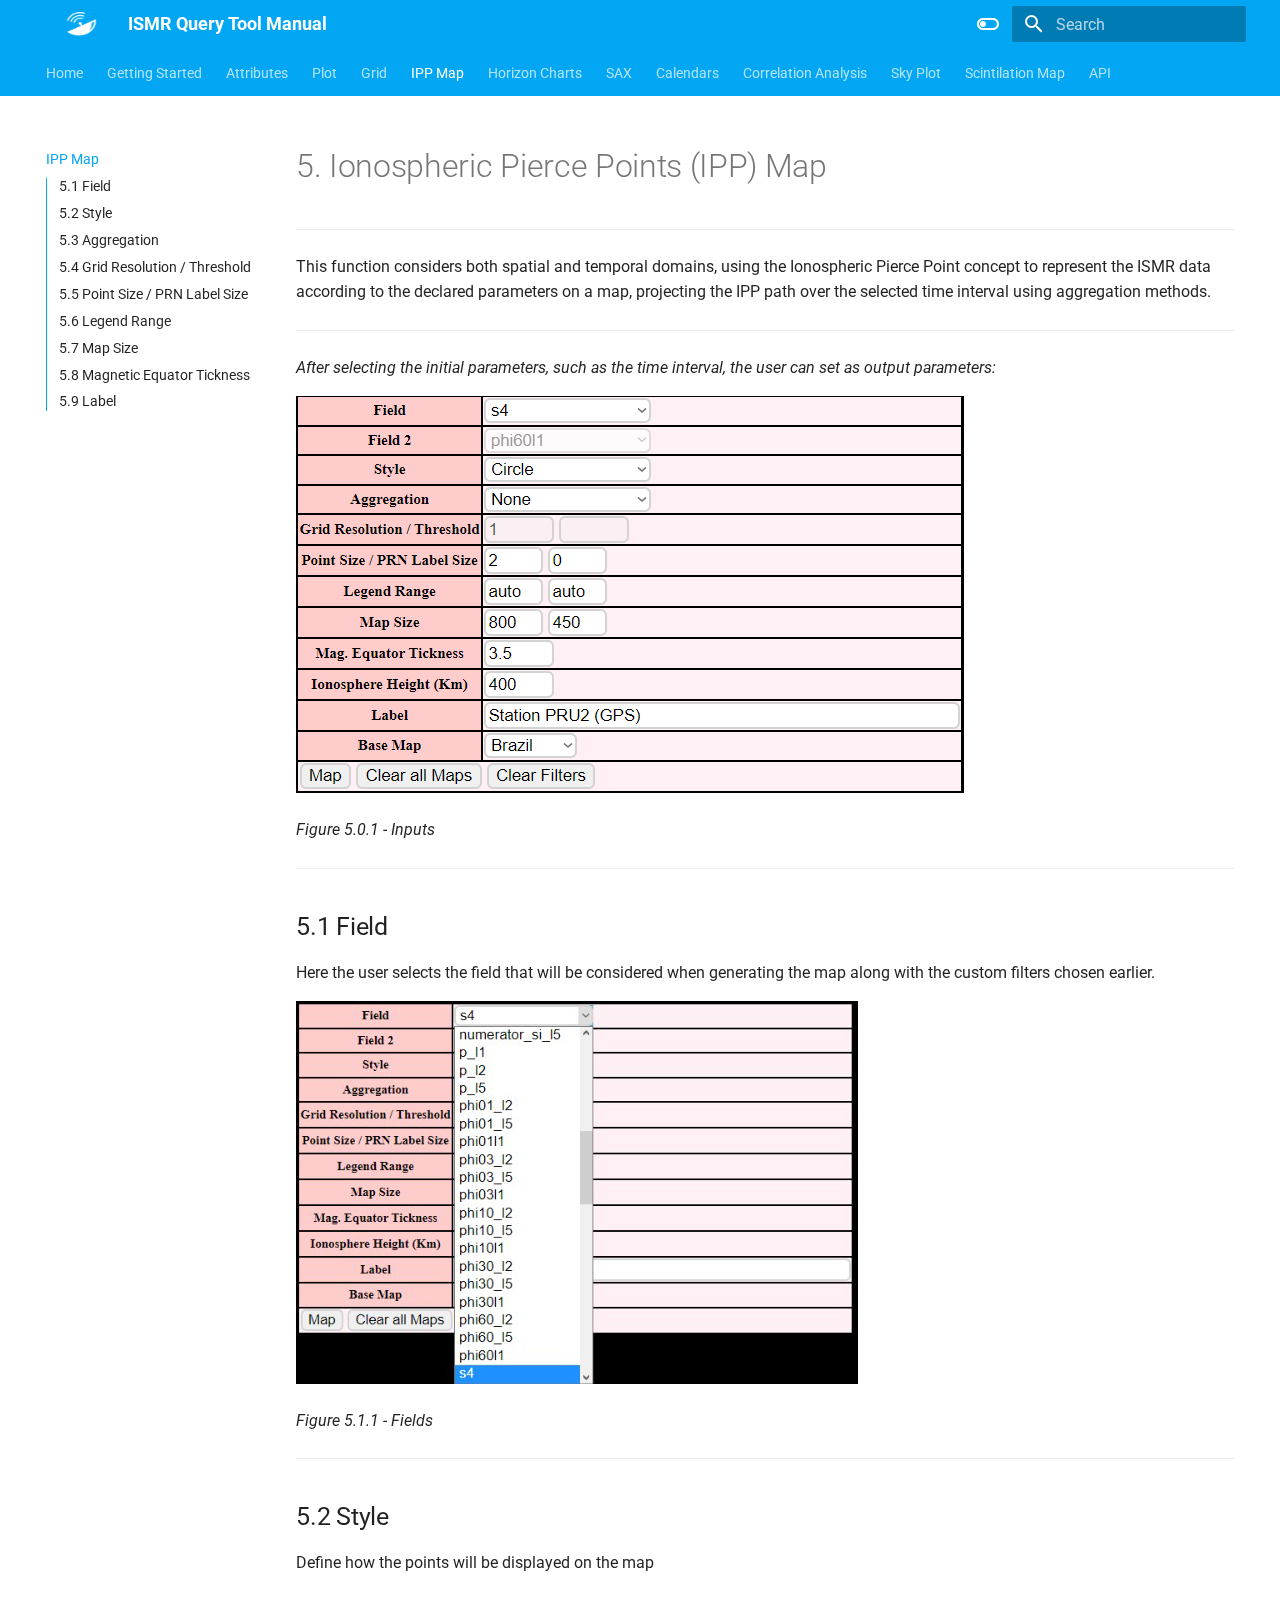
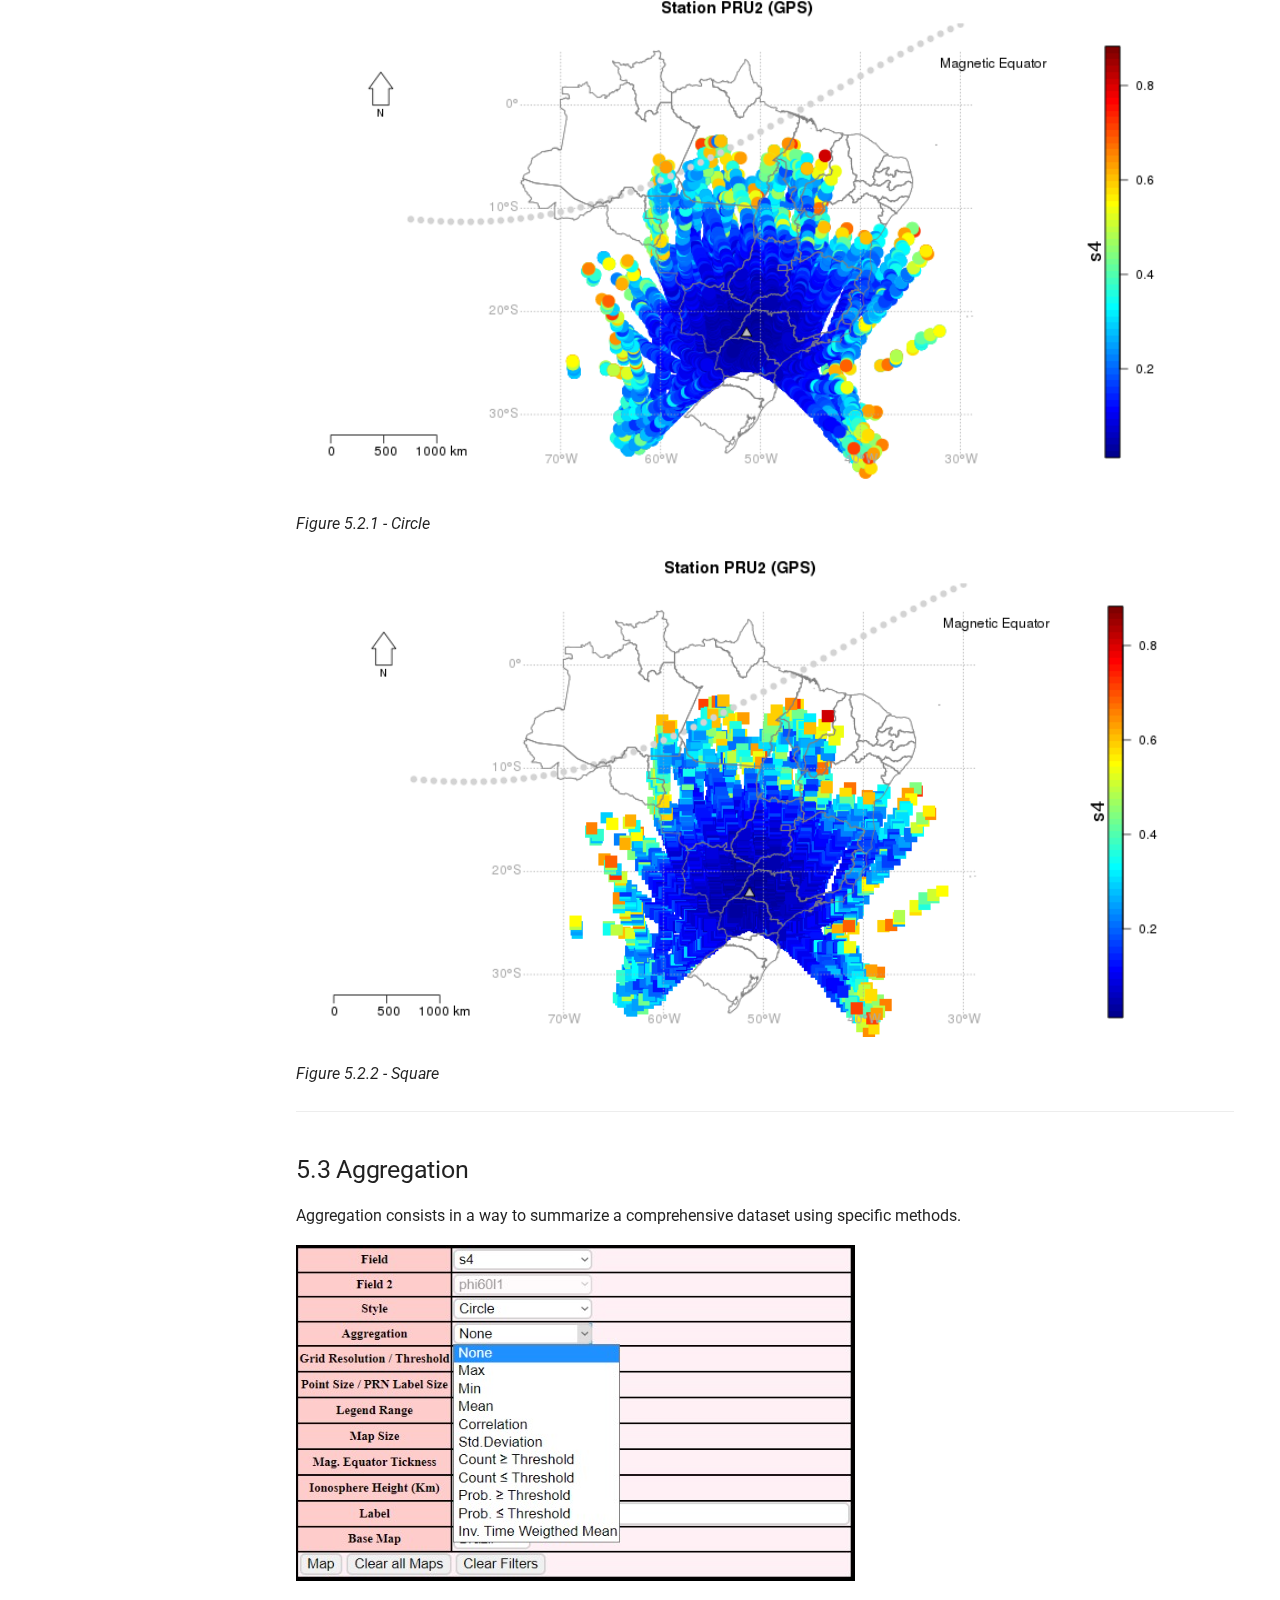
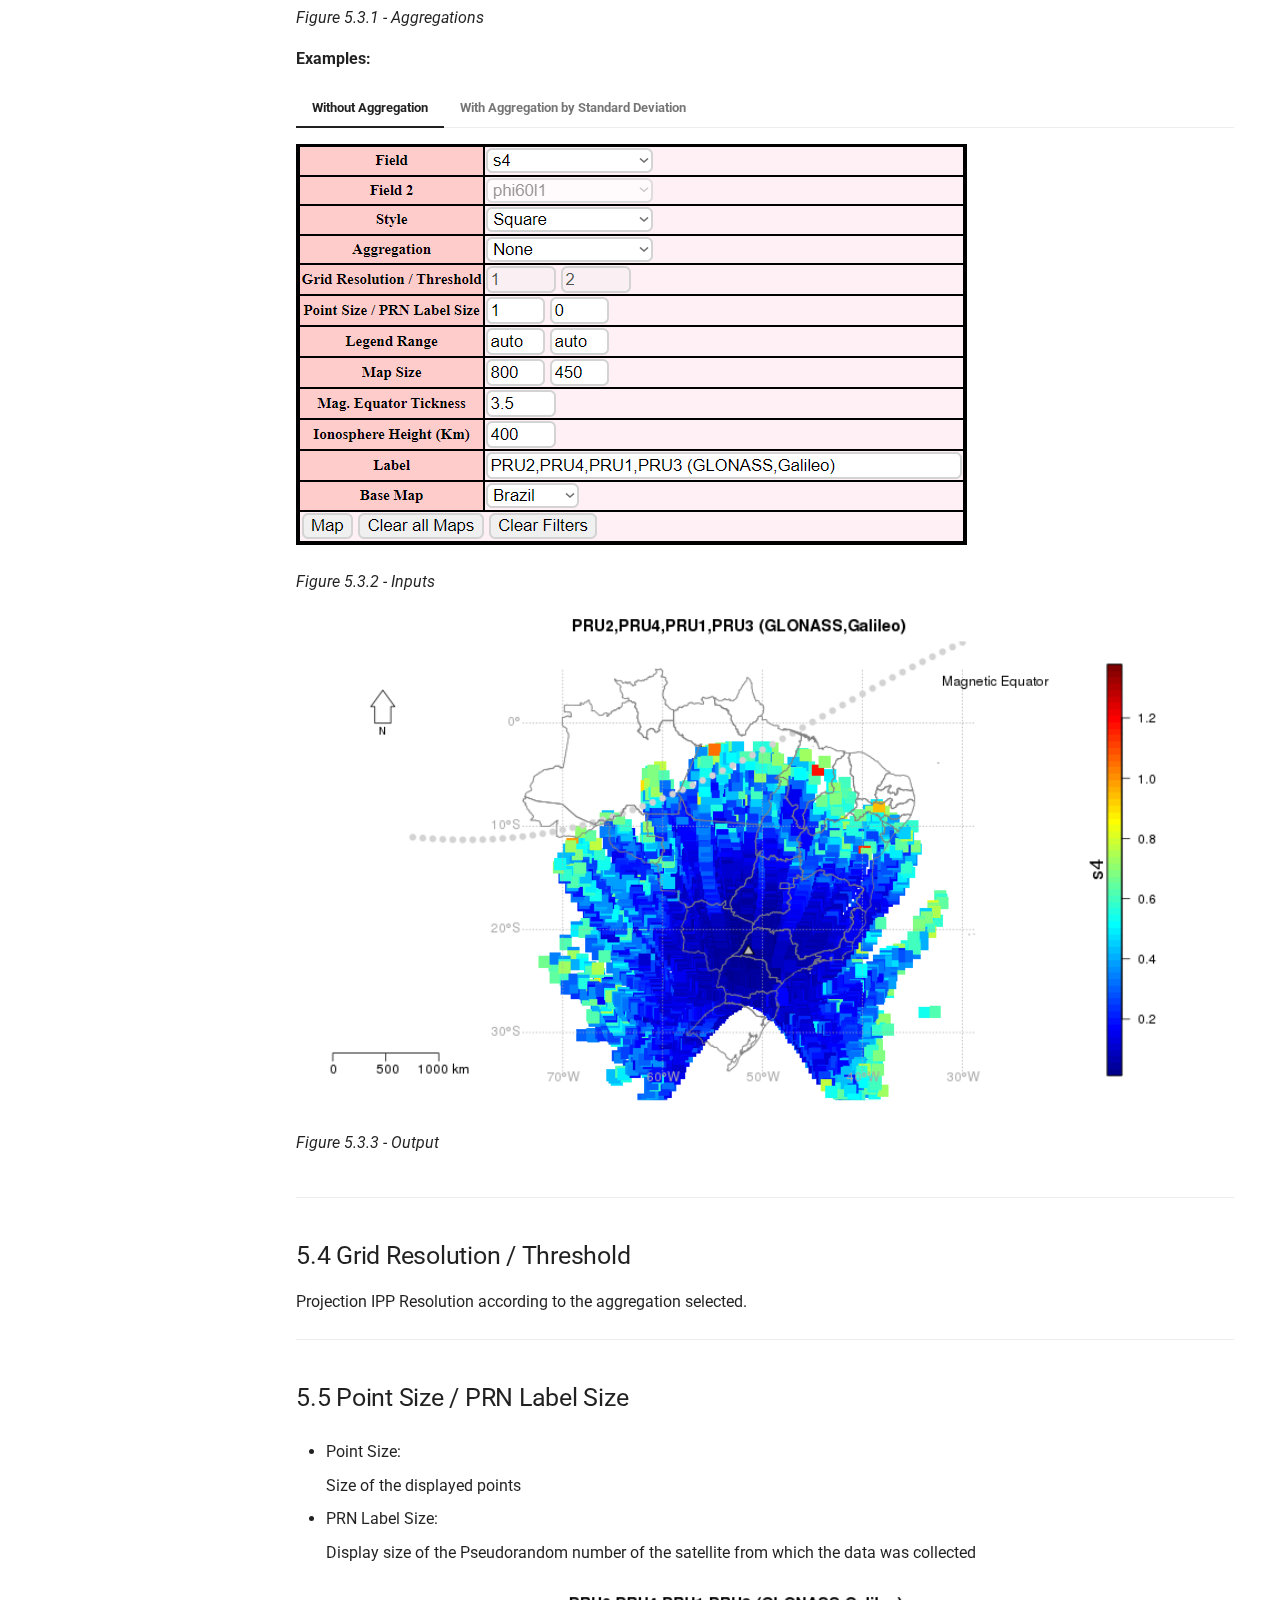
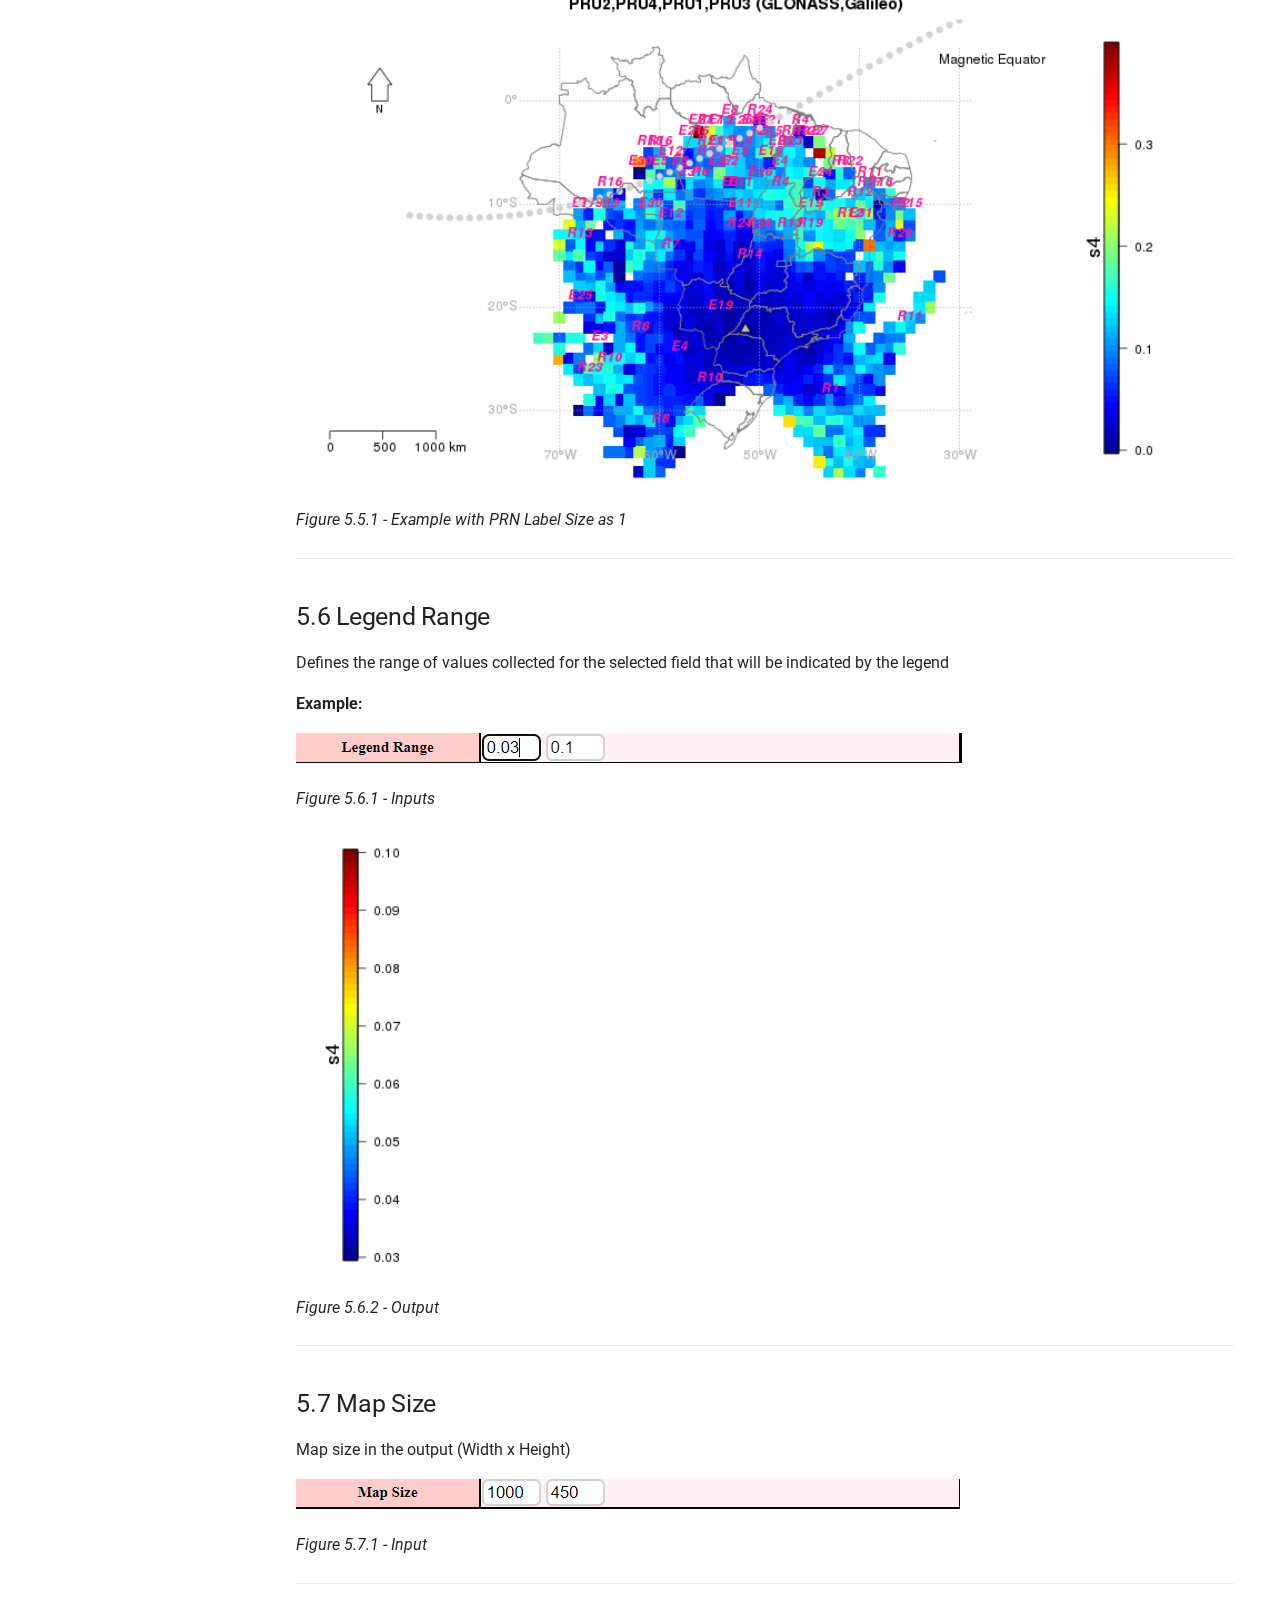
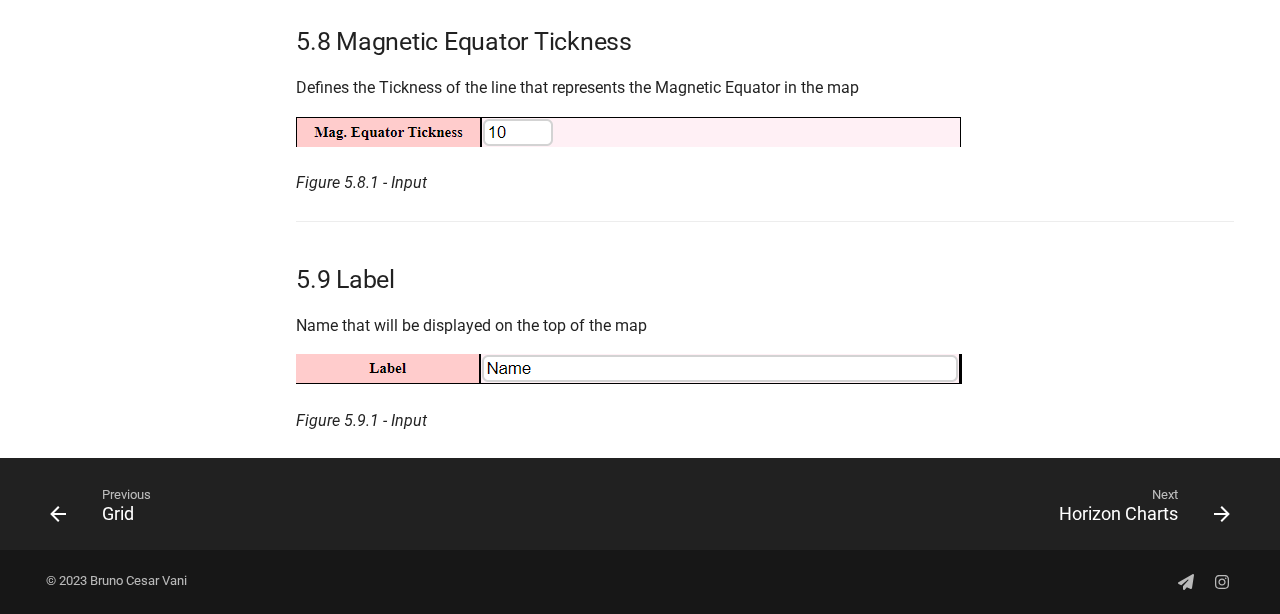
<file: ippmap/index.html>
<!doctype html>
<html lang="en" class="no-js">
  <head>
    
      <meta charset="utf-8">
      <meta name="viewport" content="width=device-width,initial-scale=1">
      
      
      
      
        <link rel="prev" href="../grid/">
      
      
        <link rel="next" href="../hC/">
      
      
      <link rel="icon" href="../images/icon.png">
      <meta name="generator" content="mkdocs-1.5.3, mkdocs-material-9.5.15">
    
    
  <title>ISMR Query Tool Manual</title>

    
      <link rel="stylesheet" href="../assets/stylesheets/main.7e359304.min.css">
      
        
        <link rel="stylesheet" href="../assets/stylesheets/palette.06af60db.min.css">
      
      


    
    
      
    
    
      
        
        
        <link rel="preconnect" href="https://fonts.gstatic.com" crossorigin>
        <link rel="stylesheet" href="https://fonts.googleapis.com/css?family=Roboto:300,300i,400,400i,700,700i%7CRoboto+Mono:400,400i,700,700i&display=fallback">
        <style>:root{--md-text-font:"Roboto";--md-code-font:"Roboto Mono"}</style>
      
    
    
      <link rel="stylesheet" href="../stylesheets/extra.css">
    
    <script>__md_scope=new URL("..",location),__md_hash=e=>[...e].reduce((e,_)=>(e<<5)-e+_.charCodeAt(0),0),__md_get=(e,_=localStorage,t=__md_scope)=>JSON.parse(_.getItem(t.pathname+"."+e)),__md_set=(e,_,t=localStorage,a=__md_scope)=>{try{t.setItem(a.pathname+"."+e,JSON.stringify(_))}catch(e){}}</script>
    
      

    
    
    
  </head>
  
  
    
    
      
    
    
    
    
    <body dir="ltr" data-md-color-scheme="slate" data-md-color-primary="light-blue" data-md-color-accent="lime">
  
    
    <input class="md-toggle" data-md-toggle="drawer" type="checkbox" id="__drawer" autocomplete="off">
    <input class="md-toggle" data-md-toggle="search" type="checkbox" id="__search" autocomplete="off">
    <label class="md-overlay" for="__drawer"></label>
    <div data-md-component="skip">
      
        
        <a href="#5-ionospheric-pierce-points-ipp-map" class="md-skip">
          Skip to content
        </a>
      
    </div>
    <div data-md-component="announce">
      
    </div>
    
    
      

<header class="md-header" data-md-component="header">
  <nav class="md-header__inner md-grid" aria-label="Header">
    <a href=".." title="ISMR Query Tool Manual" class="md-header__button md-logo" aria-label="ISMR Query Tool Manual" data-md-component="logo">
      
  <img src="../images/logo.png" alt="logo">

    </a>
    <label class="md-header__button md-icon" for="__drawer">
      
      <svg xmlns="http://www.w3.org/2000/svg" viewBox="0 0 24 24"><path d="M3 6h18v2H3V6m0 5h18v2H3v-2m0 5h18v2H3v-2Z"/></svg>
    </label>
    <div class="md-header__title" data-md-component="header-title">
      <div class="md-header__ellipsis">
        <div class="md-header__topic">
          <span class="md-ellipsis">
            ISMR Query Tool Manual
          </span>
        </div>
        <div class="md-header__topic" data-md-component="header-topic">
          <span class="md-ellipsis">
            
              IPP Map
            
          </span>
        </div>
      </div>
    </div>
    
      
        <form class="md-header__option" data-md-component="palette">
  
    
    
    
    <input class="md-option" data-md-color-media="(prefers-color-scheme: dark)" data-md-color-scheme="slate" data-md-color-primary="light-blue" data-md-color-accent="lime"  aria-label="Switch to light mode"  type="radio" name="__palette" id="__palette_0">
    
      <label class="md-header__button md-icon" title="Switch to light mode" for="__palette_1" hidden>
        <svg xmlns="http://www.w3.org/2000/svg" viewBox="0 0 24 24"><path d="M17 7H7a5 5 0 0 0-5 5 5 5 0 0 0 5 5h10a5 5 0 0 0 5-5 5 5 0 0 0-5-5m0 8a3 3 0 0 1-3-3 3 3 0 0 1 3-3 3 3 0 0 1 3 3 3 3 0 0 1-3 3Z"/></svg>
      </label>
    
  
    
    
    
    <input class="md-option" data-md-color-media="(prefers-color-scheme: light)" data-md-color-scheme="default" data-md-color-primary="light-blue" data-md-color-accent="yellow"  aria-label="Switch to dark mode"  type="radio" name="__palette" id="__palette_1">
    
      <label class="md-header__button md-icon" title="Switch to dark mode" for="__palette_0" hidden>
        <svg xmlns="http://www.w3.org/2000/svg" viewBox="0 0 24 24"><path d="M17 6H7c-3.31 0-6 2.69-6 6s2.69 6 6 6h10c3.31 0 6-2.69 6-6s-2.69-6-6-6zm0 10H7c-2.21 0-4-1.79-4-4s1.79-4 4-4h10c2.21 0 4 1.79 4 4s-1.79 4-4 4zM7 9c-1.66 0-3 1.34-3 3s1.34 3 3 3 3-1.34 3-3-1.34-3-3-3z"/></svg>
      </label>
    
  
</form>
      
    
    
      <script>var media,input,key,value,palette=__md_get("__palette");if(palette&&palette.color){"(prefers-color-scheme)"===palette.color.media&&(media=matchMedia("(prefers-color-scheme: light)"),input=document.querySelector(media.matches?"[data-md-color-media='(prefers-color-scheme: light)']":"[data-md-color-media='(prefers-color-scheme: dark)']"),palette.color.media=input.getAttribute("data-md-color-media"),palette.color.scheme=input.getAttribute("data-md-color-scheme"),palette.color.primary=input.getAttribute("data-md-color-primary"),palette.color.accent=input.getAttribute("data-md-color-accent"));for([key,value]of Object.entries(palette.color))document.body.setAttribute("data-md-color-"+key,value)}</script>
    
    
    
      <label class="md-header__button md-icon" for="__search">
        
        <svg xmlns="http://www.w3.org/2000/svg" viewBox="0 0 24 24"><path d="M9.5 3A6.5 6.5 0 0 1 16 9.5c0 1.61-.59 3.09-1.56 4.23l.27.27h.79l5 5-1.5 1.5-5-5v-.79l-.27-.27A6.516 6.516 0 0 1 9.5 16 6.5 6.5 0 0 1 3 9.5 6.5 6.5 0 0 1 9.5 3m0 2C7 5 5 7 5 9.5S7 14 9.5 14 14 12 14 9.5 12 5 9.5 5Z"/></svg>
      </label>
      <div class="md-search" data-md-component="search" role="dialog">
  <label class="md-search__overlay" for="__search"></label>
  <div class="md-search__inner" role="search">
    <form class="md-search__form" name="search">
      <input type="text" class="md-search__input" name="query" aria-label="Search" placeholder="Search" autocapitalize="off" autocorrect="off" autocomplete="off" spellcheck="false" data-md-component="search-query" required>
      <label class="md-search__icon md-icon" for="__search">
        
        <svg xmlns="http://www.w3.org/2000/svg" viewBox="0 0 24 24"><path d="M9.5 3A6.5 6.5 0 0 1 16 9.5c0 1.61-.59 3.09-1.56 4.23l.27.27h.79l5 5-1.5 1.5-5-5v-.79l-.27-.27A6.516 6.516 0 0 1 9.5 16 6.5 6.5 0 0 1 3 9.5 6.5 6.5 0 0 1 9.5 3m0 2C7 5 5 7 5 9.5S7 14 9.5 14 14 12 14 9.5 12 5 9.5 5Z"/></svg>
        
        <svg xmlns="http://www.w3.org/2000/svg" viewBox="0 0 24 24"><path d="M20 11v2H8l5.5 5.5-1.42 1.42L4.16 12l7.92-7.92L13.5 5.5 8 11h12Z"/></svg>
      </label>
      <nav class="md-search__options" aria-label="Search">
        
        <button type="reset" class="md-search__icon md-icon" title="Clear" aria-label="Clear" tabindex="-1">
          
          <svg xmlns="http://www.w3.org/2000/svg" viewBox="0 0 24 24"><path d="M19 6.41 17.59 5 12 10.59 6.41 5 5 6.41 10.59 12 5 17.59 6.41 19 12 13.41 17.59 19 19 17.59 13.41 12 19 6.41Z"/></svg>
        </button>
      </nav>
      
        <div class="md-search__suggest" data-md-component="search-suggest"></div>
      
    </form>
    <div class="md-search__output">
      <div class="md-search__scrollwrap" data-md-scrollfix>
        <div class="md-search-result" data-md-component="search-result">
          <div class="md-search-result__meta">
            Initializing search
          </div>
          <ol class="md-search-result__list" role="presentation"></ol>
        </div>
      </div>
    </div>
  </div>
</div>
    
    
  </nav>
  
</header>
    
    <div class="md-container" data-md-component="container">
      
      
        
          
            
<nav class="md-tabs" aria-label="Tabs" data-md-component="tabs">
  <div class="md-grid">
    <ul class="md-tabs__list">
      
        
  
  
  
    <li class="md-tabs__item">
      <a href=".." class="md-tabs__link">
        
  
    
  
  Home

      </a>
    </li>
  

      
        
  
  
  
    <li class="md-tabs__item">
      <a href="../gS/" class="md-tabs__link">
        
  
    
  
  Getting Started

      </a>
    </li>
  

      
        
  
  
  
    <li class="md-tabs__item">
      <a href="../atributos/" class="md-tabs__link">
        
  
    
  
  Attributes

      </a>
    </li>
  

      
        
  
  
  
    <li class="md-tabs__item">
      <a href="../plot/" class="md-tabs__link">
        
  
    
  
  Plot

      </a>
    </li>
  

      
        
  
  
  
    <li class="md-tabs__item">
      <a href="../grid/" class="md-tabs__link">
        
  
    
  
  Grid

      </a>
    </li>
  

      
        
  
  
    
  
  
    <li class="md-tabs__item md-tabs__item--active">
      <a href="./" class="md-tabs__link">
        
  
    
  
  IPP Map

      </a>
    </li>
  

      
        
  
  
  
    <li class="md-tabs__item">
      <a href="../hC/" class="md-tabs__link">
        
  
    
  
  Horizon Charts

      </a>
    </li>
  

      
        
  
  
  
    <li class="md-tabs__item">
      <a href="../sax/" class="md-tabs__link">
        
  
    
  
  SAX

      </a>
    </li>
  

      
        
  
  
  
    <li class="md-tabs__item">
      <a href="../cView/" class="md-tabs__link">
        
  
    
  
  Calendars

      </a>
    </li>
  

      
        
  
  
  
    <li class="md-tabs__item">
      <a href="../cA/" class="md-tabs__link">
        
  
    
  
  Correlation Analysis

      </a>
    </li>
  

      
        
  
  
  
    <li class="md-tabs__item">
      <a href="../skyplot/" class="md-tabs__link">
        
  
    
  
  Sky Plot

      </a>
    </li>
  

      
        
  
  
  
    <li class="md-tabs__item">
      <a href="../scintilation/" class="md-tabs__link">
        
  
    
  
  Scintilation Map

      </a>
    </li>
  

      
        
  
  
  
    <li class="md-tabs__item">
      <a href="../api/" class="md-tabs__link">
        
  
    
  
  API

      </a>
    </li>
  

      
    </ul>
  </div>
</nav>
          
        
      
      <main class="md-main" data-md-component="main">
        <div class="md-main__inner md-grid">
          
            
              
              <div class="md-sidebar md-sidebar--primary" data-md-component="sidebar" data-md-type="navigation" >
                <div class="md-sidebar__scrollwrap">
                  <div class="md-sidebar__inner">
                    


  


  

<nav class="md-nav md-nav--primary md-nav--lifted md-nav--integrated" aria-label="Navigation" data-md-level="0">
  <label class="md-nav__title" for="__drawer">
    <a href=".." title="ISMR Query Tool Manual" class="md-nav__button md-logo" aria-label="ISMR Query Tool Manual" data-md-component="logo">
      
  <img src="../images/logo.png" alt="logo">

    </a>
    ISMR Query Tool Manual
  </label>
  
  <ul class="md-nav__list" data-md-scrollfix>
    
      
      
  
  
  
  
    <li class="md-nav__item">
      <a href=".." class="md-nav__link">
        
  
  <span class="md-ellipsis">
    Home
  </span>
  

      </a>
    </li>
  

    
      
      
  
  
  
  
    <li class="md-nav__item">
      <a href="../gS/" class="md-nav__link">
        
  
  <span class="md-ellipsis">
    Getting Started
  </span>
  

      </a>
    </li>
  

    
      
      
  
  
  
  
    <li class="md-nav__item">
      <a href="../atributos/" class="md-nav__link">
        
  
  <span class="md-ellipsis">
    Attributes
  </span>
  

      </a>
    </li>
  

    
      
      
  
  
  
  
    <li class="md-nav__item">
      <a href="../plot/" class="md-nav__link">
        
  
  <span class="md-ellipsis">
    Plot
  </span>
  

      </a>
    </li>
  

    
      
      
  
  
  
  
    <li class="md-nav__item">
      <a href="../grid/" class="md-nav__link">
        
  
  <span class="md-ellipsis">
    Grid
  </span>
  

      </a>
    </li>
  

    
      
      
  
  
    
  
  
  
    <li class="md-nav__item md-nav__item--active">
      
      <input class="md-nav__toggle md-toggle" type="checkbox" id="__toc">
      
      
        
      
      
        <label class="md-nav__link md-nav__link--active" for="__toc">
          
  
  <span class="md-ellipsis">
    IPP Map
  </span>
  

          <span class="md-nav__icon md-icon"></span>
        </label>
      
      <a href="./" class="md-nav__link md-nav__link--active">
        
  
  <span class="md-ellipsis">
    IPP Map
  </span>
  

      </a>
      
        

<nav class="md-nav md-nav--secondary" aria-label="Table of contents">
  
  
  
    
  
  
    <label class="md-nav__title" for="__toc">
      <span class="md-nav__icon md-icon"></span>
      Table of contents
    </label>
    <ul class="md-nav__list" data-md-component="toc" data-md-scrollfix>
      
        <li class="md-nav__item">
  <a href="#51-field" class="md-nav__link">
    <span class="md-ellipsis">
      5.1 Field
    </span>
  </a>
  
</li>
      
        <li class="md-nav__item">
  <a href="#52-style" class="md-nav__link">
    <span class="md-ellipsis">
      5.2 Style
    </span>
  </a>
  
</li>
      
        <li class="md-nav__item">
  <a href="#53-aggregation" class="md-nav__link">
    <span class="md-ellipsis">
      5.3 Aggregation
    </span>
  </a>
  
</li>
      
        <li class="md-nav__item">
  <a href="#54-grid-resolution-threshold" class="md-nav__link">
    <span class="md-ellipsis">
      5.4 Grid Resolution / Threshold
    </span>
  </a>
  
</li>
      
        <li class="md-nav__item">
  <a href="#55-point-size-prn-label-size" class="md-nav__link">
    <span class="md-ellipsis">
      5.5 Point Size / PRN Label Size
    </span>
  </a>
  
</li>
      
        <li class="md-nav__item">
  <a href="#56-legend-range" class="md-nav__link">
    <span class="md-ellipsis">
      5.6 Legend Range
    </span>
  </a>
  
</li>
      
        <li class="md-nav__item">
  <a href="#57-map-size" class="md-nav__link">
    <span class="md-ellipsis">
      5.7 Map Size
    </span>
  </a>
  
</li>
      
        <li class="md-nav__item">
  <a href="#58-magnetic-equator-tickness" class="md-nav__link">
    <span class="md-ellipsis">
      5.8 Magnetic Equator Tickness
    </span>
  </a>
  
</li>
      
        <li class="md-nav__item">
  <a href="#59-label" class="md-nav__link">
    <span class="md-ellipsis">
      5.9 Label
    </span>
  </a>
  
</li>
      
    </ul>
  
</nav>
      
    </li>
  

    
      
      
  
  
  
  
    <li class="md-nav__item">
      <a href="../hC/" class="md-nav__link">
        
  
  <span class="md-ellipsis">
    Horizon Charts
  </span>
  

      </a>
    </li>
  

    
      
      
  
  
  
  
    <li class="md-nav__item">
      <a href="../sax/" class="md-nav__link">
        
  
  <span class="md-ellipsis">
    SAX
  </span>
  

      </a>
    </li>
  

    
      
      
  
  
  
  
    <li class="md-nav__item">
      <a href="../cView/" class="md-nav__link">
        
  
  <span class="md-ellipsis">
    Calendars
  </span>
  

      </a>
    </li>
  

    
      
      
  
  
  
  
    <li class="md-nav__item">
      <a href="../cA/" class="md-nav__link">
        
  
  <span class="md-ellipsis">
    Correlation Analysis
  </span>
  

      </a>
    </li>
  

    
      
      
  
  
  
  
    <li class="md-nav__item">
      <a href="../skyplot/" class="md-nav__link">
        
  
  <span class="md-ellipsis">
    Sky Plot
  </span>
  

      </a>
    </li>
  

    
      
      
  
  
  
  
    <li class="md-nav__item">
      <a href="../scintilation/" class="md-nav__link">
        
  
  <span class="md-ellipsis">
    Scintilation Map
  </span>
  

      </a>
    </li>
  

    
      
      
  
  
  
  
    <li class="md-nav__item">
      <a href="../api/" class="md-nav__link">
        
  
  <span class="md-ellipsis">
    API
  </span>
  

      </a>
    </li>
  

    
  </ul>
</nav>
                  </div>
                </div>
              </div>
            
            
          
          
            <div class="md-content" data-md-component="content">
              <article class="md-content__inner md-typeset">
                
                  


<h1 id="5-ionospheric-pierce-points-ipp-map">5. Ionospheric Pierce Points (IPP) Map</h1>
<hr />
<p>This function considers both spatial and temporal domains, using the Ionospheric Pierce Point concept to represent the ISMR data according to the declared parameters on a map,
projecting the IPP path over the selected time interval using aggregation methods.</p>
<hr />
<p><em>After selecting the initial parameters, such as the time interval, the user can set as output parameters:</em></p>
<p><img alt="Parameters" src="../images/ipp/filters.PNG" /></p>
<p><em>Figure 5.0.1 - Inputs</em></p>
<hr />
<h2 id="51-field"><strong>5.1 Field</strong></h2>
<p>Here the user selects the field that will be considered when generating the map along with the custom filters chosen earlier.</p>
<p><img alt="Fields" src="../images/ipp/fields.PNG" /></p>
<p><em>Figure 5.1.1 - Fields</em></p>
<hr />
<h2 id="52-style"><strong>5.2 Style</strong></h2>
<p>Define how the points will be displayed on the map</p>
<p><img alt="Circle" src="../images/ipp/circle.PNG" /></p>
<p><em>Figure 5.2.1 - Circle</em></p>
<p><img alt="Square" src="../images/ipp/square.PNG" /></p>
<p><em>Figure 5.2.2 - Square</em></p>
<hr />
<h2 id="53-aggregation"><strong>5.3 Aggregation</strong></h2>
<p>Aggregation consists in a way to summarize a comprehensive dataset using specific methods.</p>
<p><img alt="Aggregations" src="../images/ipp/aggregations.PNG" /></p>
<p><em>Figure 5.3.1 - Aggregations</em></p>
<p><strong>Examples:</strong></p>
<div class="tabbed-set tabbed-alternate" data-tabs="1:2"><input checked="checked" id="without-aggregation" name="__tabbed_1" type="radio" /><input id="with-aggregation-by-standard-deviation" name="__tabbed_1" type="radio" /><div class="tabbed-labels"><label for="without-aggregation">Without Aggregation</label><label for="with-aggregation-by-standard-deviation">With Aggregation by Standard Deviation</label></div>
<div class="tabbed-content">
<div class="tabbed-block">
<p><img alt="Inputs" src="../images/ipp/inputsWout.PNG" /> </p>
<p><em>Figure 5.3.2 - Inputs</em></p>
<p><img alt="Output" src="../images/ipp/outputWout.PNG" /></p>
<p><em>Figure 5.3.3 - Output</em></p>
</div>
<div class="tabbed-block">
<p><img alt="Inputs" src="../images/ipp/inputsW.PNG" /></p>
<p><em>Figure 5.3.4 - Inputs</em></p>
<p><img alt="Output" src="../images/ipp/outputW.PNG" /></p>
<p><em>Figure 5.3.5 - Output</em></p>
</div>
</div>
</div>
<hr />
<h2 id="54-grid-resolution-threshold"><strong>5.4 Grid Resolution / Threshold</strong></h2>
<p>Projection IPP Resolution according to the aggregation selected.</p>
<hr />
<h2 id="55-point-size-prn-label-size"><strong>5.5 Point Size / PRN Label Size</strong></h2>
<ul>
<li>
<p>Point Size:</p>
<p>Size of the displayed points </p>
</li>
<li>
<p>PRN Label Size:</p>
<p>Display size of the Pseudorandom number of the satellite from which the data was collected</p>
</li>
</ul>
<p><img alt="PRN" src="../images/ipp/prn1.PNG" /> </p>
<p><em>Figure 5.5.1 - Example with PRN Label Size as 1</em></p>
<hr />
<h2 id="56-legend-range"><strong>5.6 Legend Range</strong></h2>
<p>Defines the range of values collected for the selected field that will be indicated by the legend</p>
<p><strong>Example:</strong></p>
<p><img alt="legendRange" src="../images/ipp/legendRange.PNG" /></p>
<p><em>Figure 5.6.1 - Inputs</em></p>
<p><img alt="Legend" src="../images/ipp/legend.PNG" /></p>
<p><em>Figure 5.6.2 - Output</em></p>
<hr />
<h2 id="57-map-size"><strong>5.7 Map Size</strong></h2>
<p>Map size in the output (Width x Height)</p>
<p><img alt="Size" src="../images/ipp/size.PNG" /></p>
<p><em>Figure 5.7.1 - Input</em></p>
<hr />
<h2 id="58-magnetic-equator-tickness"><strong>5.8 Magnetic Equator Tickness</strong></h2>
<p>Defines the Tickness of the line that represents the Magnetic Equator in the map</p>
<p><img alt="MagEq" src="../images/ipp/magEquatorT.PNG" /></p>
<p><em>Figure 5.8.1 - Input</em></p>
<hr />
<h2 id="59-label"><strong>5.9 Label</strong></h2>
<p>Name that will be displayed on the top of the map</p>
<p><img alt="Label" src="../images/ipp/label.PNG" /></p>
<p><em>Figure 5.9.1 - Input</em></p>
<!--## **Ionosphere Height (Km)**-->












                
              </article>
            </div>
          
          
<script>var target=document.getElementById(location.hash.slice(1));target&&target.name&&(target.checked=target.name.startsWith("__tabbed_"))</script>
        </div>
        
          <button type="button" class="md-top md-icon" data-md-component="top" hidden>
  
  <svg xmlns="http://www.w3.org/2000/svg" viewBox="0 0 24 24"><path d="M13 20h-2V8l-5.5 5.5-1.42-1.42L12 4.16l7.92 7.92-1.42 1.42L13 8v12Z"/></svg>
  Back to top
</button>
        
      </main>
      
        <footer class="md-footer">
  
    
      
      <nav class="md-footer__inner md-grid" aria-label="Footer" >
        
          
          <a href="../grid/" class="md-footer__link md-footer__link--prev" aria-label="Previous: Grid">
            <div class="md-footer__button md-icon">
              
              <svg xmlns="http://www.w3.org/2000/svg" viewBox="0 0 24 24"><path d="M20 11v2H8l5.5 5.5-1.42 1.42L4.16 12l7.92-7.92L13.5 5.5 8 11h12Z"/></svg>
            </div>
            <div class="md-footer__title">
              <span class="md-footer__direction">
                Previous
              </span>
              <div class="md-ellipsis">
                Grid
              </div>
            </div>
          </a>
        
        
          
          <a href="../hC/" class="md-footer__link md-footer__link--next" aria-label="Next: Horizon Charts">
            <div class="md-footer__title">
              <span class="md-footer__direction">
                Next
              </span>
              <div class="md-ellipsis">
                Horizon Charts
              </div>
            </div>
            <div class="md-footer__button md-icon">
              
              <svg xmlns="http://www.w3.org/2000/svg" viewBox="0 0 24 24"><path d="M4 11v2h12l-5.5 5.5 1.42 1.42L19.84 12l-7.92-7.92L10.5 5.5 16 11H4Z"/></svg>
            </div>
          </a>
        
      </nav>
    
  
  <div class="md-footer-meta md-typeset">
    <div class="md-footer-meta__inner md-grid">
      <div class="md-copyright">
  
    <div class="md-copyright__highlight">
      &copy; 2023 <a>Bruno Cesar Vani</a>

    </div>
  
  
</div>
      
        <div class="md-social">
  
    
    
    
    
    <a href="mailto:brunovani22@gmail.com" target="_blank" rel="noopener" title="Fazer uma sugestão/report" class="md-social__link">
      <svg xmlns="http://www.w3.org/2000/svg" viewBox="0 0 512 512"><!--! Font Awesome Free 6.5.1 by @fontawesome - https://fontawesome.com License - https://fontawesome.com/license/free (Icons: CC BY 4.0, Fonts: SIL OFL 1.1, Code: MIT License) Copyright 2023 Fonticons, Inc.--><path d="M498.1 5.6c10.1 7 15.4 19.1 13.5 31.2l-64 416c-1.5 9.7-7.4 18.2-16 23s-18.9 5.4-28 1.6L284 427.7l-68.5 74.1c-8.9 9.7-22.9 12.9-35.2 8.1S160 493.2 160 480v-83.6c0-4 1.5-7.8 4.2-10.7l167.6-182.9c5.8-6.3 5.6-16-.4-22s-15.7-6.4-22-.7L106 360.8l-88.3-44.2C7.1 311.3.3 300.7 0 288.9s5.9-22.8 16.1-28.7l448-256c10.7-6.1 23.9-5.5 34 1.4z"/></svg>
    </a>
  
    
    
    
    
      
      
    
    <a href="https://www.instagram.com/gege.unesp/" target="_blank" rel="noopener" title="www.instagram.com" class="md-social__link">
      <svg xmlns="http://www.w3.org/2000/svg" viewBox="0 0 448 512"><!--! Font Awesome Free 6.5.1 by @fontawesome - https://fontawesome.com License - https://fontawesome.com/license/free (Icons: CC BY 4.0, Fonts: SIL OFL 1.1, Code: MIT License) Copyright 2023 Fonticons, Inc.--><path d="M224.1 141c-63.6 0-114.9 51.3-114.9 114.9s51.3 114.9 114.9 114.9S339 319.5 339 255.9 287.7 141 224.1 141zm0 189.6c-41.1 0-74.7-33.5-74.7-74.7s33.5-74.7 74.7-74.7 74.7 33.5 74.7 74.7-33.6 74.7-74.7 74.7zm146.4-194.3c0 14.9-12 26.8-26.8 26.8-14.9 0-26.8-12-26.8-26.8s12-26.8 26.8-26.8 26.8 12 26.8 26.8zm76.1 27.2c-1.7-35.9-9.9-67.7-36.2-93.9-26.2-26.2-58-34.4-93.9-36.2-37-2.1-147.9-2.1-184.9 0-35.8 1.7-67.6 9.9-93.9 36.1s-34.4 58-36.2 93.9c-2.1 37-2.1 147.9 0 184.9 1.7 35.9 9.9 67.7 36.2 93.9s58 34.4 93.9 36.2c37 2.1 147.9 2.1 184.9 0 35.9-1.7 67.7-9.9 93.9-36.2 26.2-26.2 34.4-58 36.2-93.9 2.1-37 2.1-147.8 0-184.8zM398.8 388c-7.8 19.6-22.9 34.7-42.6 42.6-29.5 11.7-99.5 9-132.1 9s-102.7 2.6-132.1-9c-19.6-7.8-34.7-22.9-42.6-42.6-11.7-29.5-9-99.5-9-132.1s-2.6-102.7 9-132.1c7.8-19.6 22.9-34.7 42.6-42.6 29.5-11.7 99.5-9 132.1-9s102.7-2.6 132.1 9c19.6 7.8 34.7 22.9 42.6 42.6 11.7 29.5 9 99.5 9 132.1s2.7 102.7-9 132.1z"/></svg>
    </a>
  
</div>
      
    </div>
  </div>
</footer>
      
    </div>
    <div class="md-dialog" data-md-component="dialog">
      <div class="md-dialog__inner md-typeset"></div>
    </div>
    
    
    <script id="__config" type="application/json">{"base": "..", "features": ["navigation.tabs", "navigation.sections", "navigation.tracking", "navigation.instant", "navigation.top", "navigation.footer", "navigation.prune", "navigation.path", "toc.integrate", "toc.follow", "search.suggest", "search.highlight", "content.code.annotation", "content.code.copy", "content.tooltips"], "search": "../assets/javascripts/workers/search.b8dbb3d2.min.js", "translations": {"clipboard.copied": "Copied to clipboard", "clipboard.copy": "Copy to clipboard", "search.result.more.one": "1 more on this page", "search.result.more.other": "# more on this page", "search.result.none": "No matching documents", "search.result.one": "1 matching document", "search.result.other": "# matching documents", "search.result.placeholder": "Type to start searching", "search.result.term.missing": "Missing", "select.version": "Select version"}}</script>
    
    
      <script src="../assets/javascripts/bundle.bd41221c.min.js"></script>
      
    
  </body>
</html>
</file>
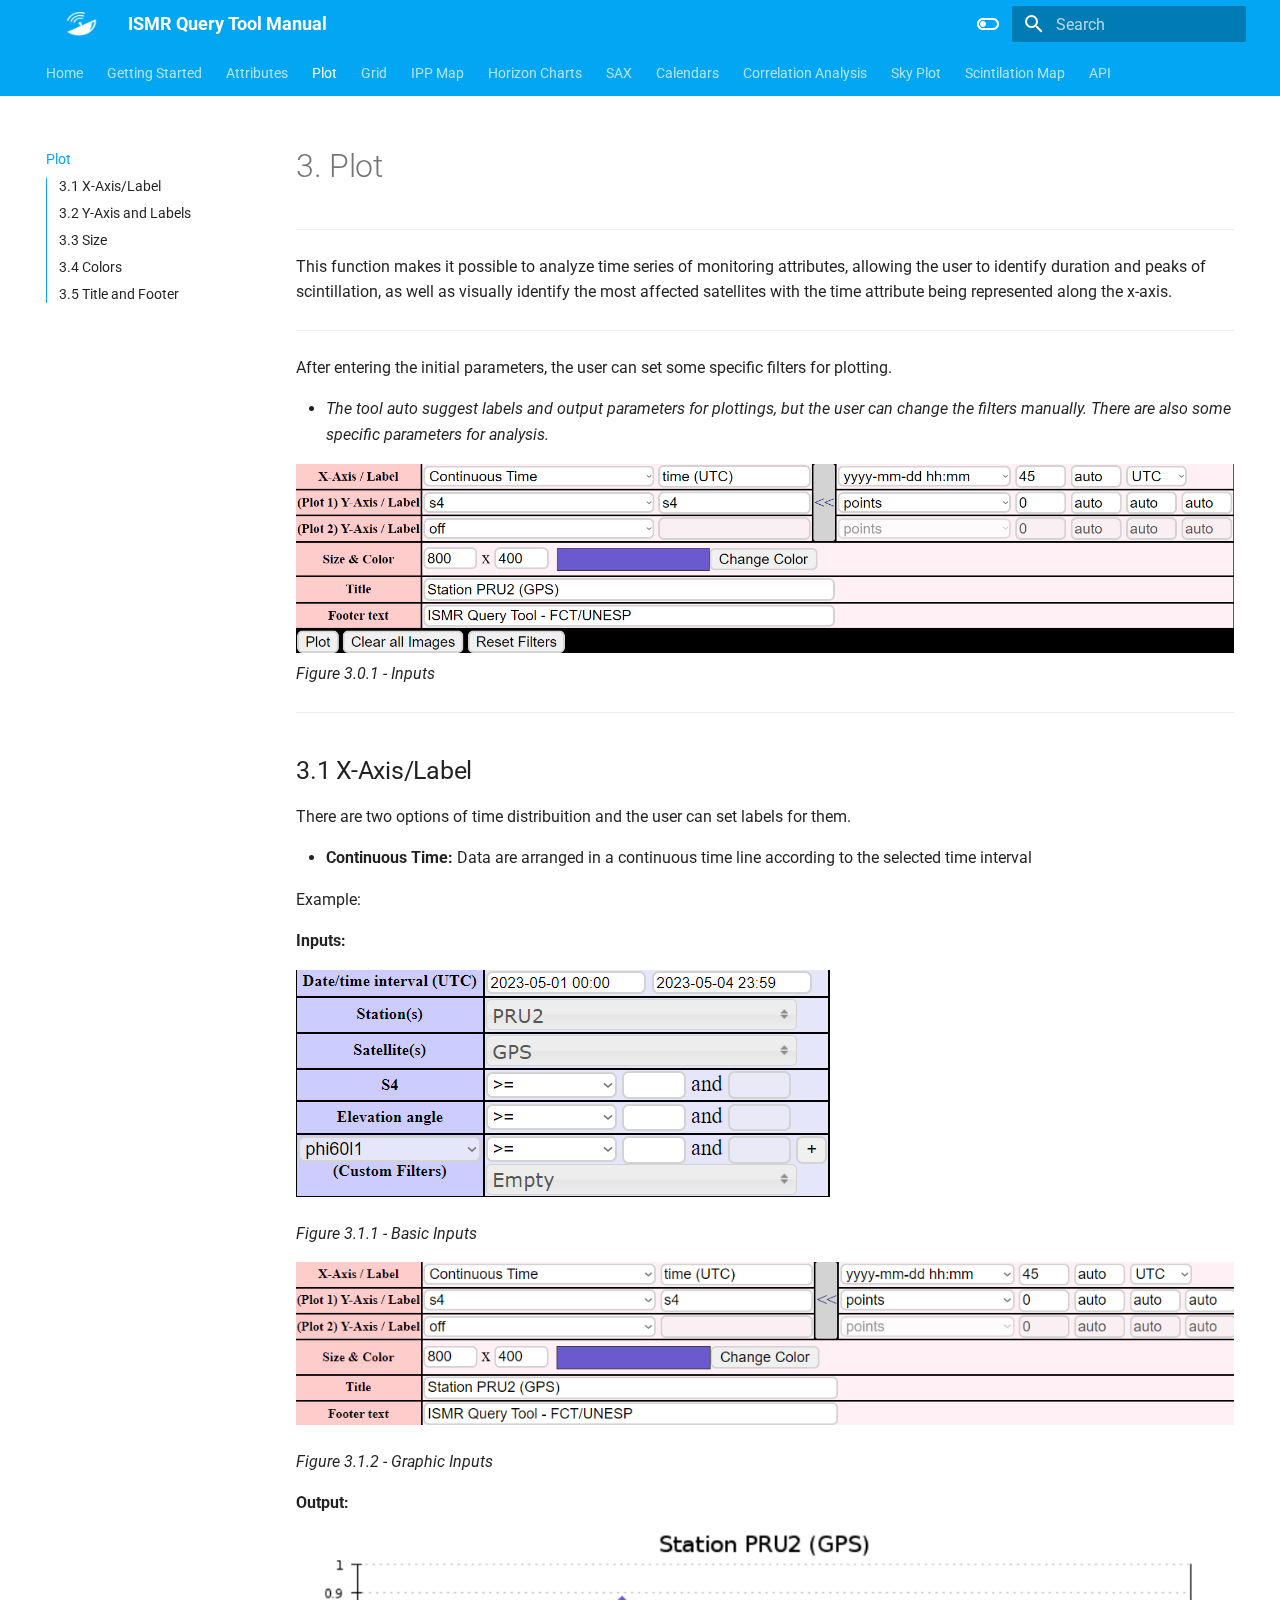
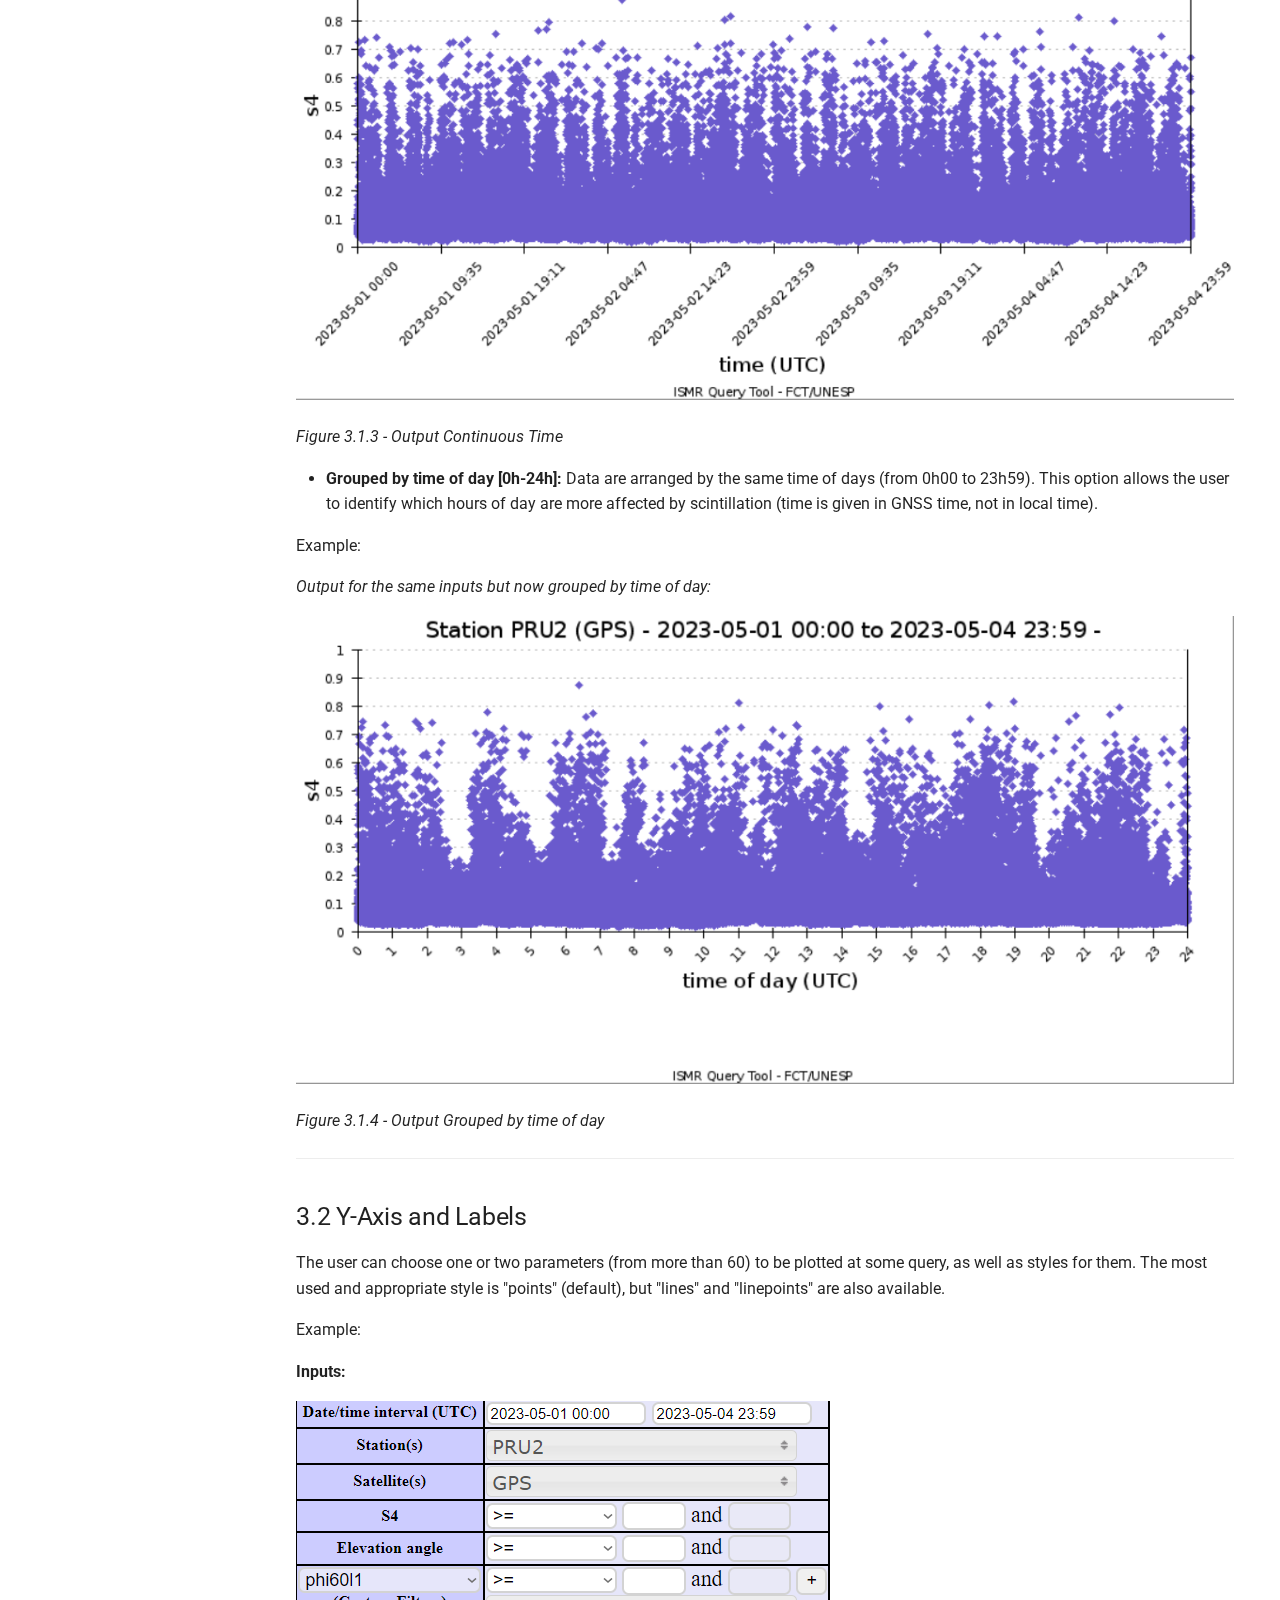
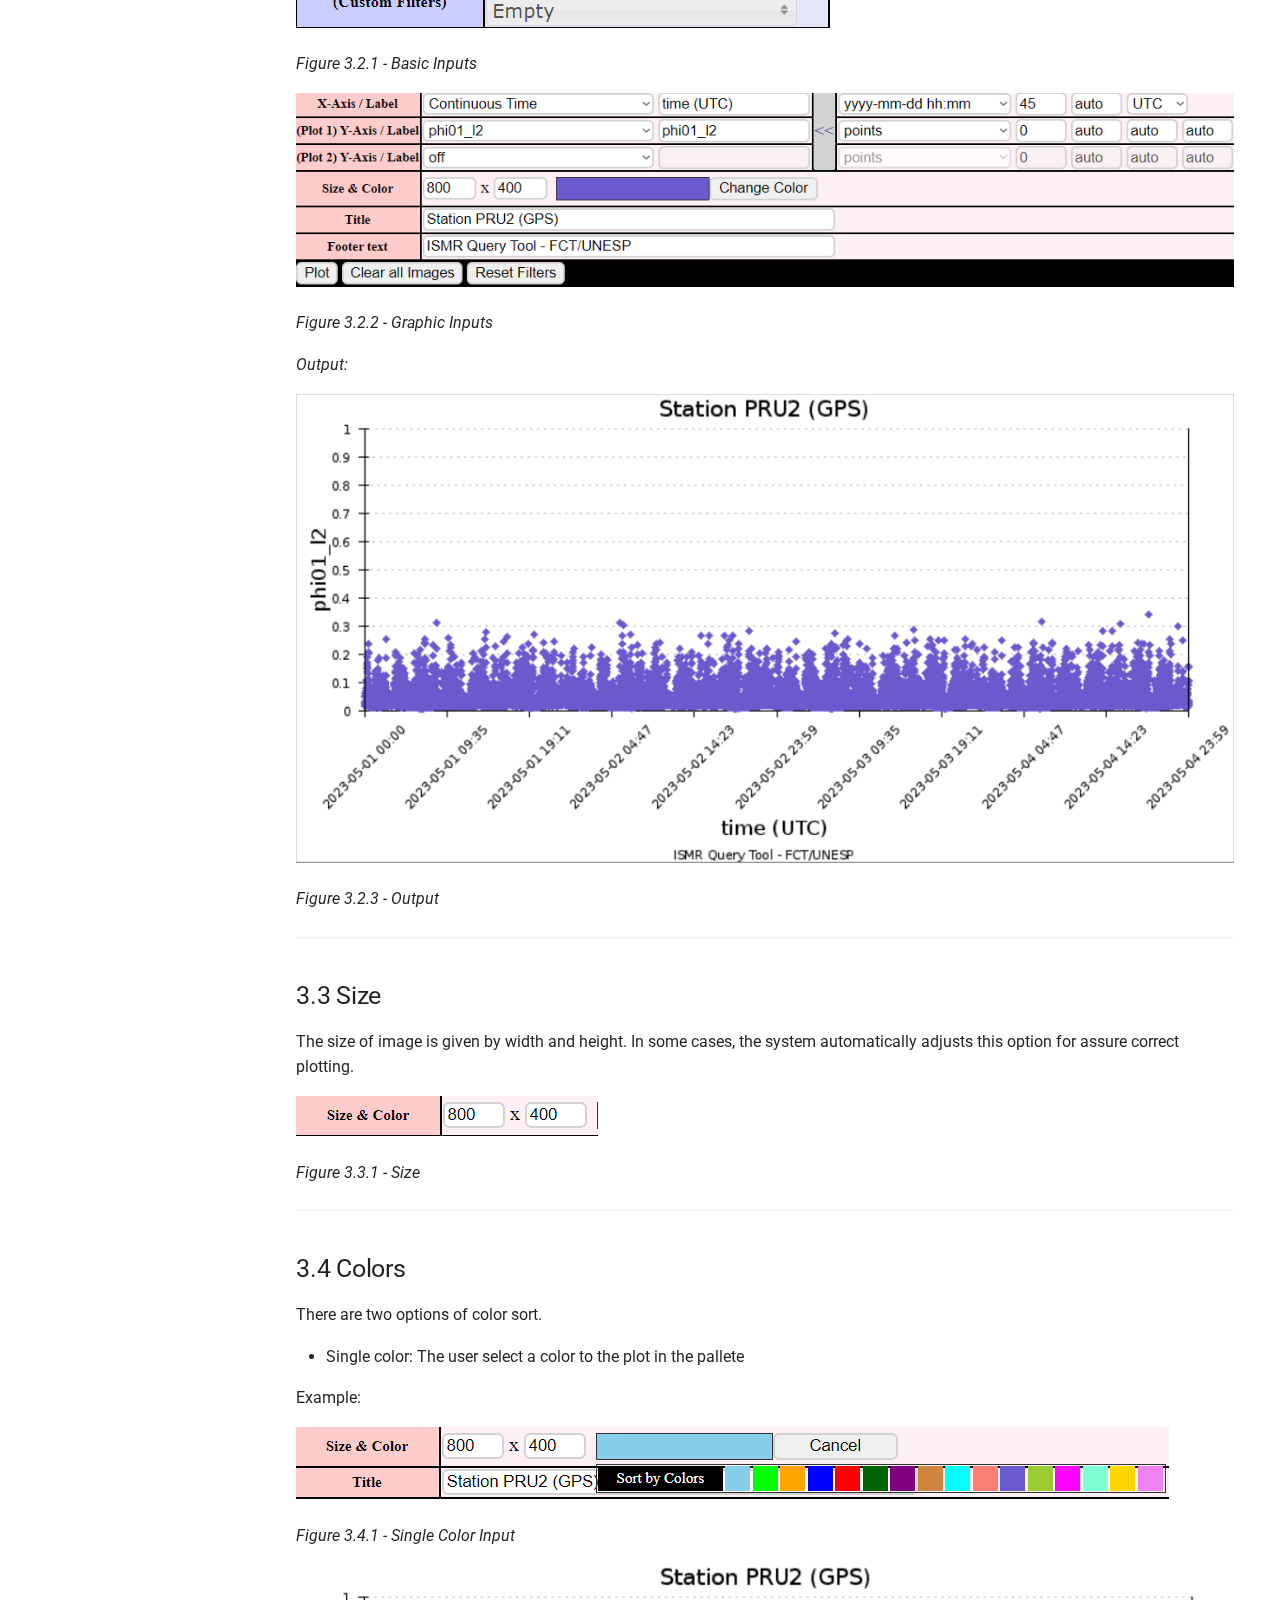
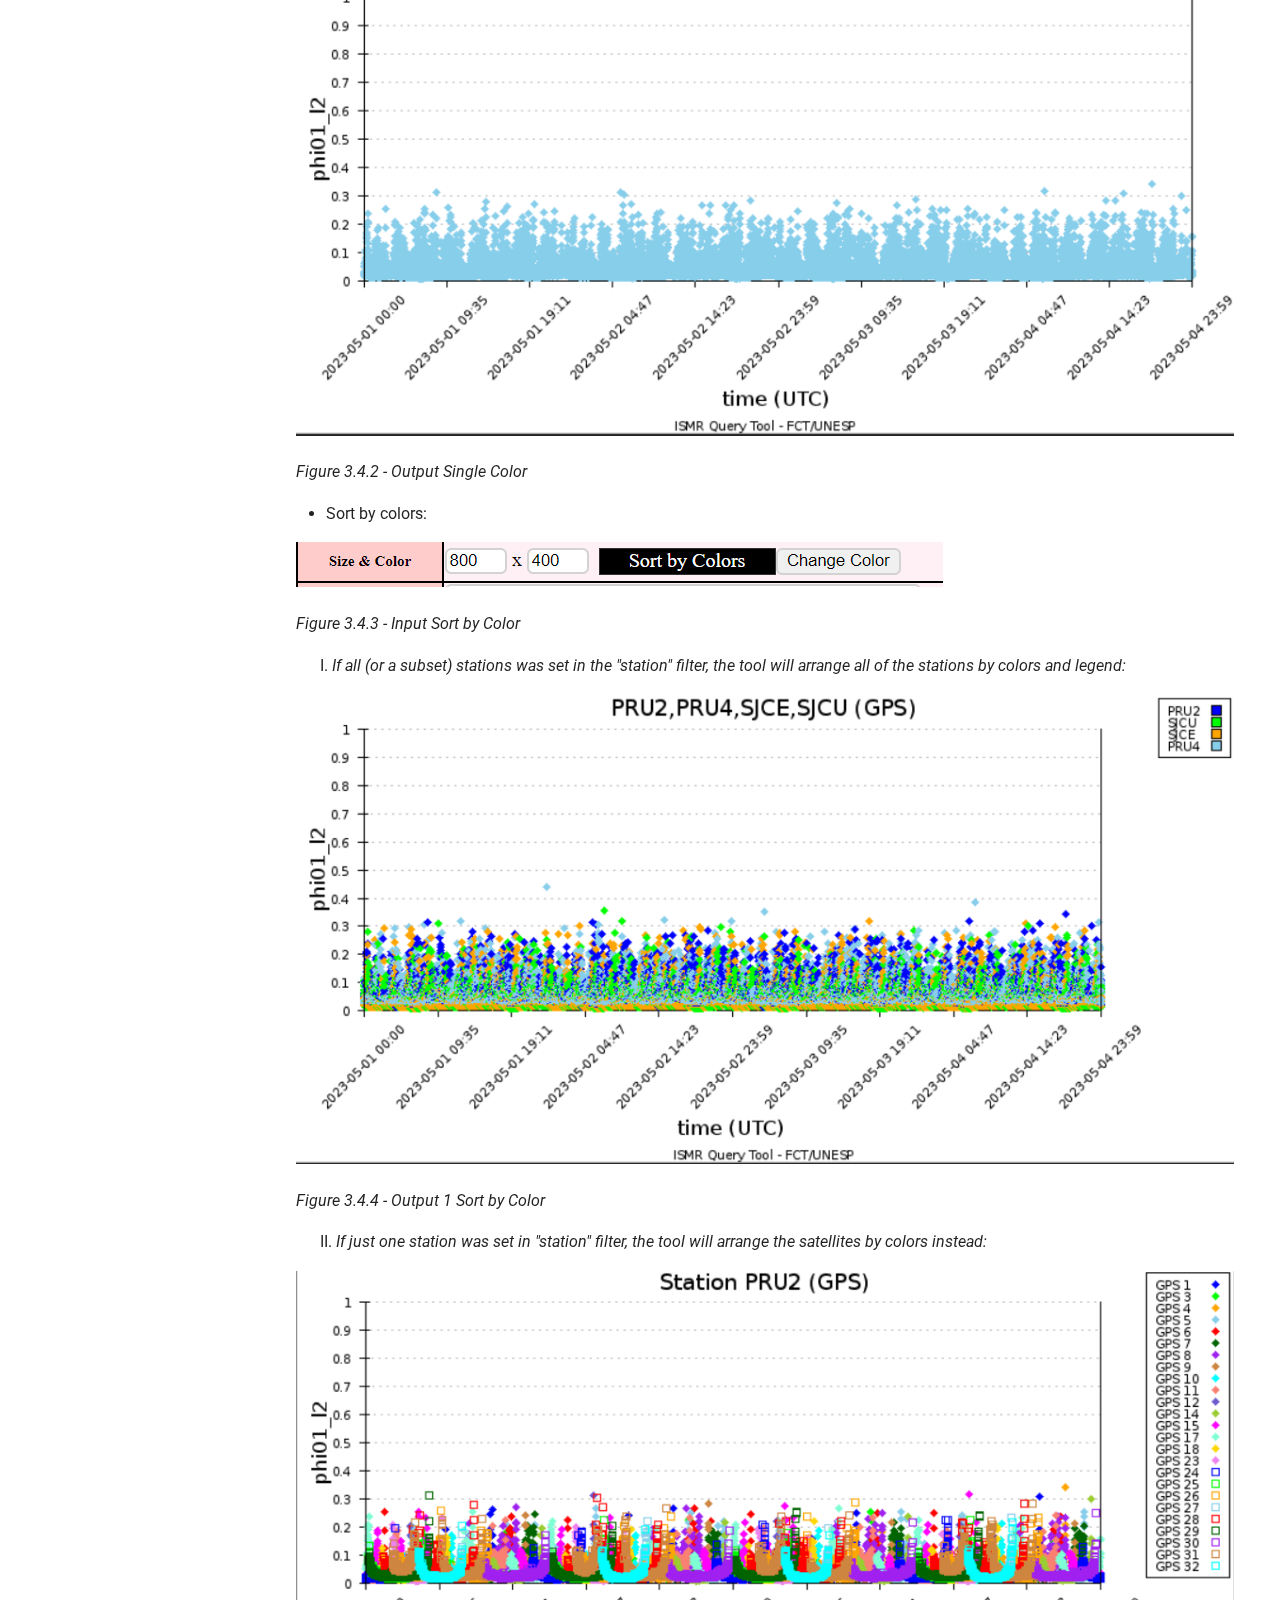
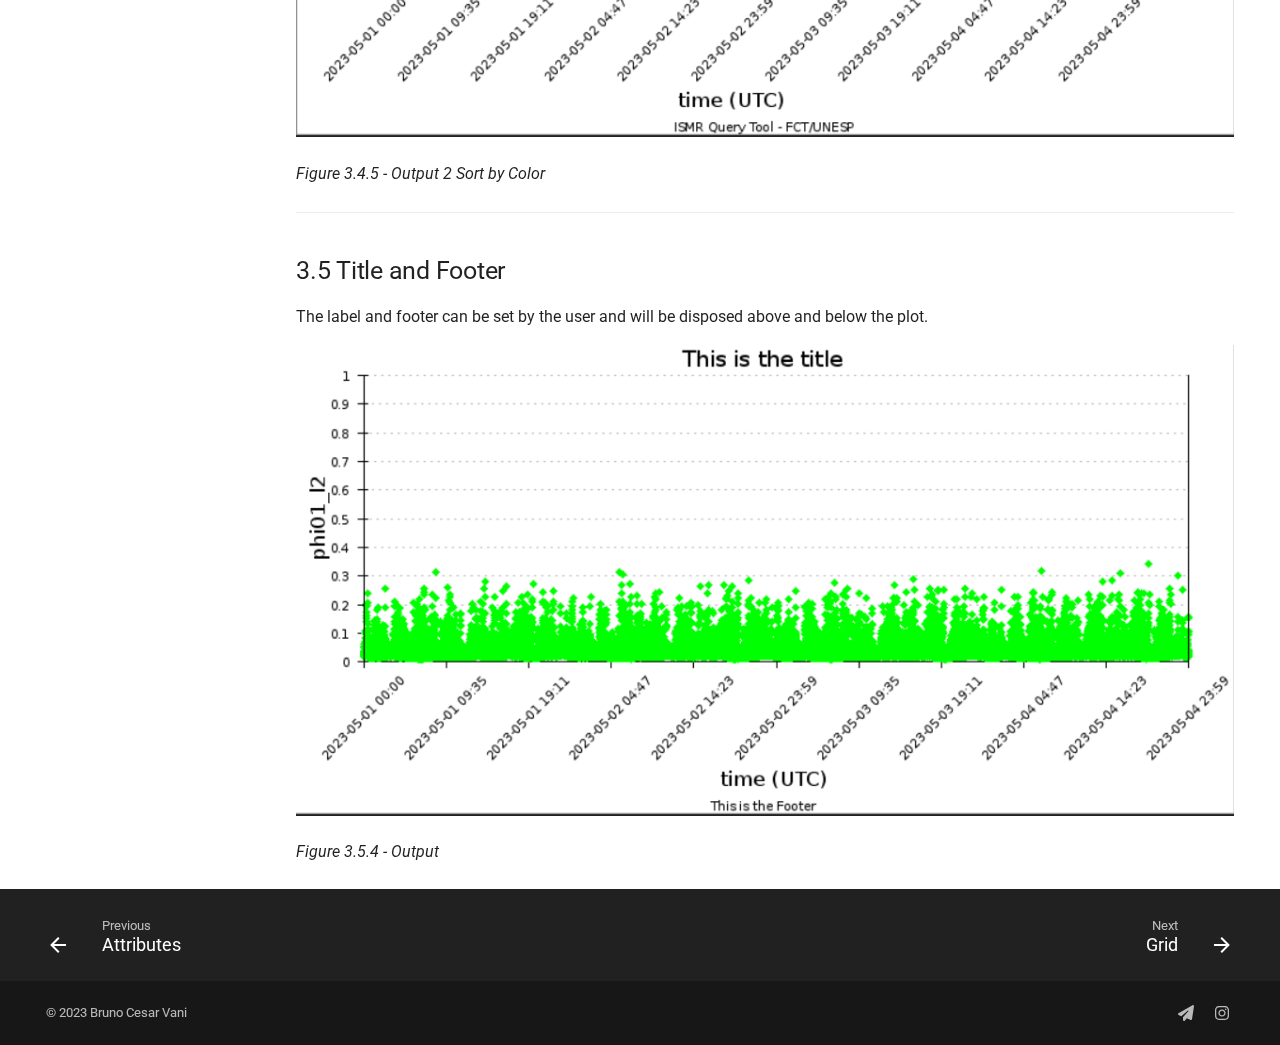
<file: plot/index.html>
<!doctype html>
<html lang="en" class="no-js">
  <head>
    
      <meta charset="utf-8">
      <meta name="viewport" content="width=device-width,initial-scale=1">
      
      
      
      
        <link rel="prev" href="../atributos/">
      
      
        <link rel="next" href="../grid/">
      
      
      <link rel="icon" href="../images/icon.png">
      <meta name="generator" content="mkdocs-1.5.3, mkdocs-material-9.5.15">
    
    
  <title>ISMR Query Tool Manual</title>

    
      <link rel="stylesheet" href="../assets/stylesheets/main.7e359304.min.css">
      
        
        <link rel="stylesheet" href="../assets/stylesheets/palette.06af60db.min.css">
      
      


    
    
      
    
    
      
        
        
        <link rel="preconnect" href="https://fonts.gstatic.com" crossorigin>
        <link rel="stylesheet" href="https://fonts.googleapis.com/css?family=Roboto:300,300i,400,400i,700,700i%7CRoboto+Mono:400,400i,700,700i&display=fallback">
        <style>:root{--md-text-font:"Roboto";--md-code-font:"Roboto Mono"}</style>
      
    
    
      <link rel="stylesheet" href="../stylesheets/extra.css">
    
    <script>__md_scope=new URL("..",location),__md_hash=e=>[...e].reduce((e,_)=>(e<<5)-e+_.charCodeAt(0),0),__md_get=(e,_=localStorage,t=__md_scope)=>JSON.parse(_.getItem(t.pathname+"."+e)),__md_set=(e,_,t=localStorage,a=__md_scope)=>{try{t.setItem(a.pathname+"."+e,JSON.stringify(_))}catch(e){}}</script>
    
      

    
    
    
  </head>
  
  
    
    
      
    
    
    
    
    <body dir="ltr" data-md-color-scheme="slate" data-md-color-primary="light-blue" data-md-color-accent="lime">
  
    
    <input class="md-toggle" data-md-toggle="drawer" type="checkbox" id="__drawer" autocomplete="off">
    <input class="md-toggle" data-md-toggle="search" type="checkbox" id="__search" autocomplete="off">
    <label class="md-overlay" for="__drawer"></label>
    <div data-md-component="skip">
      
        
        <a href="#3-plot" class="md-skip">
          Skip to content
        </a>
      
    </div>
    <div data-md-component="announce">
      
    </div>
    
    
      

<header class="md-header" data-md-component="header">
  <nav class="md-header__inner md-grid" aria-label="Header">
    <a href=".." title="ISMR Query Tool Manual" class="md-header__button md-logo" aria-label="ISMR Query Tool Manual" data-md-component="logo">
      
  <img src="../images/logo.png" alt="logo">

    </a>
    <label class="md-header__button md-icon" for="__drawer">
      
      <svg xmlns="http://www.w3.org/2000/svg" viewBox="0 0 24 24"><path d="M3 6h18v2H3V6m0 5h18v2H3v-2m0 5h18v2H3v-2Z"/></svg>
    </label>
    <div class="md-header__title" data-md-component="header-title">
      <div class="md-header__ellipsis">
        <div class="md-header__topic">
          <span class="md-ellipsis">
            ISMR Query Tool Manual
          </span>
        </div>
        <div class="md-header__topic" data-md-component="header-topic">
          <span class="md-ellipsis">
            
              Plot
            
          </span>
        </div>
      </div>
    </div>
    
      
        <form class="md-header__option" data-md-component="palette">
  
    
    
    
    <input class="md-option" data-md-color-media="(prefers-color-scheme: dark)" data-md-color-scheme="slate" data-md-color-primary="light-blue" data-md-color-accent="lime"  aria-label="Switch to light mode"  type="radio" name="__palette" id="__palette_0">
    
      <label class="md-header__button md-icon" title="Switch to light mode" for="__palette_1" hidden>
        <svg xmlns="http://www.w3.org/2000/svg" viewBox="0 0 24 24"><path d="M17 7H7a5 5 0 0 0-5 5 5 5 0 0 0 5 5h10a5 5 0 0 0 5-5 5 5 0 0 0-5-5m0 8a3 3 0 0 1-3-3 3 3 0 0 1 3-3 3 3 0 0 1 3 3 3 3 0 0 1-3 3Z"/></svg>
      </label>
    
  
    
    
    
    <input class="md-option" data-md-color-media="(prefers-color-scheme: light)" data-md-color-scheme="default" data-md-color-primary="light-blue" data-md-color-accent="yellow"  aria-label="Switch to dark mode"  type="radio" name="__palette" id="__palette_1">
    
      <label class="md-header__button md-icon" title="Switch to dark mode" for="__palette_0" hidden>
        <svg xmlns="http://www.w3.org/2000/svg" viewBox="0 0 24 24"><path d="M17 6H7c-3.31 0-6 2.69-6 6s2.69 6 6 6h10c3.31 0 6-2.69 6-6s-2.69-6-6-6zm0 10H7c-2.21 0-4-1.79-4-4s1.79-4 4-4h10c2.21 0 4 1.79 4 4s-1.79 4-4 4zM7 9c-1.66 0-3 1.34-3 3s1.34 3 3 3 3-1.34 3-3-1.34-3-3-3z"/></svg>
      </label>
    
  
</form>
      
    
    
      <script>var media,input,key,value,palette=__md_get("__palette");if(palette&&palette.color){"(prefers-color-scheme)"===palette.color.media&&(media=matchMedia("(prefers-color-scheme: light)"),input=document.querySelector(media.matches?"[data-md-color-media='(prefers-color-scheme: light)']":"[data-md-color-media='(prefers-color-scheme: dark)']"),palette.color.media=input.getAttribute("data-md-color-media"),palette.color.scheme=input.getAttribute("data-md-color-scheme"),palette.color.primary=input.getAttribute("data-md-color-primary"),palette.color.accent=input.getAttribute("data-md-color-accent"));for([key,value]of Object.entries(palette.color))document.body.setAttribute("data-md-color-"+key,value)}</script>
    
    
    
      <label class="md-header__button md-icon" for="__search">
        
        <svg xmlns="http://www.w3.org/2000/svg" viewBox="0 0 24 24"><path d="M9.5 3A6.5 6.5 0 0 1 16 9.5c0 1.61-.59 3.09-1.56 4.23l.27.27h.79l5 5-1.5 1.5-5-5v-.79l-.27-.27A6.516 6.516 0 0 1 9.5 16 6.5 6.5 0 0 1 3 9.5 6.5 6.5 0 0 1 9.5 3m0 2C7 5 5 7 5 9.5S7 14 9.5 14 14 12 14 9.5 12 5 9.5 5Z"/></svg>
      </label>
      <div class="md-search" data-md-component="search" role="dialog">
  <label class="md-search__overlay" for="__search"></label>
  <div class="md-search__inner" role="search">
    <form class="md-search__form" name="search">
      <input type="text" class="md-search__input" name="query" aria-label="Search" placeholder="Search" autocapitalize="off" autocorrect="off" autocomplete="off" spellcheck="false" data-md-component="search-query" required>
      <label class="md-search__icon md-icon" for="__search">
        
        <svg xmlns="http://www.w3.org/2000/svg" viewBox="0 0 24 24"><path d="M9.5 3A6.5 6.5 0 0 1 16 9.5c0 1.61-.59 3.09-1.56 4.23l.27.27h.79l5 5-1.5 1.5-5-5v-.79l-.27-.27A6.516 6.516 0 0 1 9.5 16 6.5 6.5 0 0 1 3 9.5 6.5 6.5 0 0 1 9.5 3m0 2C7 5 5 7 5 9.5S7 14 9.5 14 14 12 14 9.5 12 5 9.5 5Z"/></svg>
        
        <svg xmlns="http://www.w3.org/2000/svg" viewBox="0 0 24 24"><path d="M20 11v2H8l5.5 5.5-1.42 1.42L4.16 12l7.92-7.92L13.5 5.5 8 11h12Z"/></svg>
      </label>
      <nav class="md-search__options" aria-label="Search">
        
        <button type="reset" class="md-search__icon md-icon" title="Clear" aria-label="Clear" tabindex="-1">
          
          <svg xmlns="http://www.w3.org/2000/svg" viewBox="0 0 24 24"><path d="M19 6.41 17.59 5 12 10.59 6.41 5 5 6.41 10.59 12 5 17.59 6.41 19 12 13.41 17.59 19 19 17.59 13.41 12 19 6.41Z"/></svg>
        </button>
      </nav>
      
        <div class="md-search__suggest" data-md-component="search-suggest"></div>
      
    </form>
    <div class="md-search__output">
      <div class="md-search__scrollwrap" data-md-scrollfix>
        <div class="md-search-result" data-md-component="search-result">
          <div class="md-search-result__meta">
            Initializing search
          </div>
          <ol class="md-search-result__list" role="presentation"></ol>
        </div>
      </div>
    </div>
  </div>
</div>
    
    
  </nav>
  
</header>
    
    <div class="md-container" data-md-component="container">
      
      
        
          
            
<nav class="md-tabs" aria-label="Tabs" data-md-component="tabs">
  <div class="md-grid">
    <ul class="md-tabs__list">
      
        
  
  
  
    <li class="md-tabs__item">
      <a href=".." class="md-tabs__link">
        
  
    
  
  Home

      </a>
    </li>
  

      
        
  
  
  
    <li class="md-tabs__item">
      <a href="../gS/" class="md-tabs__link">
        
  
    
  
  Getting Started

      </a>
    </li>
  

      
        
  
  
  
    <li class="md-tabs__item">
      <a href="../atributos/" class="md-tabs__link">
        
  
    
  
  Attributes

      </a>
    </li>
  

      
        
  
  
    
  
  
    <li class="md-tabs__item md-tabs__item--active">
      <a href="./" class="md-tabs__link">
        
  
    
  
  Plot

      </a>
    </li>
  

      
        
  
  
  
    <li class="md-tabs__item">
      <a href="../grid/" class="md-tabs__link">
        
  
    
  
  Grid

      </a>
    </li>
  

      
        
  
  
  
    <li class="md-tabs__item">
      <a href="../ippmap/" class="md-tabs__link">
        
  
    
  
  IPP Map

      </a>
    </li>
  

      
        
  
  
  
    <li class="md-tabs__item">
      <a href="../hC/" class="md-tabs__link">
        
  
    
  
  Horizon Charts

      </a>
    </li>
  

      
        
  
  
  
    <li class="md-tabs__item">
      <a href="../sax/" class="md-tabs__link">
        
  
    
  
  SAX

      </a>
    </li>
  

      
        
  
  
  
    <li class="md-tabs__item">
      <a href="../cView/" class="md-tabs__link">
        
  
    
  
  Calendars

      </a>
    </li>
  

      
        
  
  
  
    <li class="md-tabs__item">
      <a href="../cA/" class="md-tabs__link">
        
  
    
  
  Correlation Analysis

      </a>
    </li>
  

      
        
  
  
  
    <li class="md-tabs__item">
      <a href="../skyplot/" class="md-tabs__link">
        
  
    
  
  Sky Plot

      </a>
    </li>
  

      
        
  
  
  
    <li class="md-tabs__item">
      <a href="../scintilation/" class="md-tabs__link">
        
  
    
  
  Scintilation Map

      </a>
    </li>
  

      
        
  
  
  
    <li class="md-tabs__item">
      <a href="../api/" class="md-tabs__link">
        
  
    
  
  API

      </a>
    </li>
  

      
    </ul>
  </div>
</nav>
          
        
      
      <main class="md-main" data-md-component="main">
        <div class="md-main__inner md-grid">
          
            
              
              <div class="md-sidebar md-sidebar--primary" data-md-component="sidebar" data-md-type="navigation" >
                <div class="md-sidebar__scrollwrap">
                  <div class="md-sidebar__inner">
                    


  


  

<nav class="md-nav md-nav--primary md-nav--lifted md-nav--integrated" aria-label="Navigation" data-md-level="0">
  <label class="md-nav__title" for="__drawer">
    <a href=".." title="ISMR Query Tool Manual" class="md-nav__button md-logo" aria-label="ISMR Query Tool Manual" data-md-component="logo">
      
  <img src="../images/logo.png" alt="logo">

    </a>
    ISMR Query Tool Manual
  </label>
  
  <ul class="md-nav__list" data-md-scrollfix>
    
      
      
  
  
  
  
    <li class="md-nav__item">
      <a href=".." class="md-nav__link">
        
  
  <span class="md-ellipsis">
    Home
  </span>
  

      </a>
    </li>
  

    
      
      
  
  
  
  
    <li class="md-nav__item">
      <a href="../gS/" class="md-nav__link">
        
  
  <span class="md-ellipsis">
    Getting Started
  </span>
  

      </a>
    </li>
  

    
      
      
  
  
  
  
    <li class="md-nav__item">
      <a href="../atributos/" class="md-nav__link">
        
  
  <span class="md-ellipsis">
    Attributes
  </span>
  

      </a>
    </li>
  

    
      
      
  
  
    
  
  
  
    <li class="md-nav__item md-nav__item--active">
      
      <input class="md-nav__toggle md-toggle" type="checkbox" id="__toc">
      
      
        
      
      
        <label class="md-nav__link md-nav__link--active" for="__toc">
          
  
  <span class="md-ellipsis">
    Plot
  </span>
  

          <span class="md-nav__icon md-icon"></span>
        </label>
      
      <a href="./" class="md-nav__link md-nav__link--active">
        
  
  <span class="md-ellipsis">
    Plot
  </span>
  

      </a>
      
        

<nav class="md-nav md-nav--secondary" aria-label="Table of contents">
  
  
  
    
  
  
    <label class="md-nav__title" for="__toc">
      <span class="md-nav__icon md-icon"></span>
      Table of contents
    </label>
    <ul class="md-nav__list" data-md-component="toc" data-md-scrollfix>
      
        <li class="md-nav__item">
  <a href="#31-x-axislabel" class="md-nav__link">
    <span class="md-ellipsis">
      3.1 X-Axis/Label
    </span>
  </a>
  
</li>
      
        <li class="md-nav__item">
  <a href="#32-y-axis-and-labels" class="md-nav__link">
    <span class="md-ellipsis">
      3.2 Y-Axis and Labels
    </span>
  </a>
  
</li>
      
        <li class="md-nav__item">
  <a href="#33-size" class="md-nav__link">
    <span class="md-ellipsis">
      3.3 Size
    </span>
  </a>
  
</li>
      
        <li class="md-nav__item">
  <a href="#34-colors" class="md-nav__link">
    <span class="md-ellipsis">
      3.4 Colors
    </span>
  </a>
  
</li>
      
        <li class="md-nav__item">
  <a href="#35-title-and-footer" class="md-nav__link">
    <span class="md-ellipsis">
      3.5 Title and Footer
    </span>
  </a>
  
</li>
      
    </ul>
  
</nav>
      
    </li>
  

    
      
      
  
  
  
  
    <li class="md-nav__item">
      <a href="../grid/" class="md-nav__link">
        
  
  <span class="md-ellipsis">
    Grid
  </span>
  

      </a>
    </li>
  

    
      
      
  
  
  
  
    <li class="md-nav__item">
      <a href="../ippmap/" class="md-nav__link">
        
  
  <span class="md-ellipsis">
    IPP Map
  </span>
  

      </a>
    </li>
  

    
      
      
  
  
  
  
    <li class="md-nav__item">
      <a href="../hC/" class="md-nav__link">
        
  
  <span class="md-ellipsis">
    Horizon Charts
  </span>
  

      </a>
    </li>
  

    
      
      
  
  
  
  
    <li class="md-nav__item">
      <a href="../sax/" class="md-nav__link">
        
  
  <span class="md-ellipsis">
    SAX
  </span>
  

      </a>
    </li>
  

    
      
      
  
  
  
  
    <li class="md-nav__item">
      <a href="../cView/" class="md-nav__link">
        
  
  <span class="md-ellipsis">
    Calendars
  </span>
  

      </a>
    </li>
  

    
      
      
  
  
  
  
    <li class="md-nav__item">
      <a href="../cA/" class="md-nav__link">
        
  
  <span class="md-ellipsis">
    Correlation Analysis
  </span>
  

      </a>
    </li>
  

    
      
      
  
  
  
  
    <li class="md-nav__item">
      <a href="../skyplot/" class="md-nav__link">
        
  
  <span class="md-ellipsis">
    Sky Plot
  </span>
  

      </a>
    </li>
  

    
      
      
  
  
  
  
    <li class="md-nav__item">
      <a href="../scintilation/" class="md-nav__link">
        
  
  <span class="md-ellipsis">
    Scintilation Map
  </span>
  

      </a>
    </li>
  

    
      
      
  
  
  
  
    <li class="md-nav__item">
      <a href="../api/" class="md-nav__link">
        
  
  <span class="md-ellipsis">
    API
  </span>
  

      </a>
    </li>
  

    
  </ul>
</nav>
                  </div>
                </div>
              </div>
            
            
          
          
            <div class="md-content" data-md-component="content">
              <article class="md-content__inner md-typeset">
                
                  


<h1 id="3-plot">3. Plot</h1>
<hr />
<p>This function makes it possible to analyze time series of monitoring attributes, allowing the user to identify duration and peaks
of scintillation, as well as visually identify the most affected satellites with the time attribute being represented along the x-axis.</p>
<hr />
<p>After entering the initial parameters, the user can set some specific filters for plotting.</p>
<ul>
<li><em>The tool auto suggest labels and output parameters for plottings, but the user can change the filters manually. There are also some specific parameters for analysis.</em></li>
</ul>
<p><img alt="Inputs" src="../images/plot/inputs.PNG" />
<em>Figure 3.0.1 - Inputs</em></p>
<hr />
<h2 id="31-x-axislabel"><strong>3.1 X-Axis/Label</strong></h2>
<p>There are two options of time distribuition and the user can set labels for them.</p>
<ul>
<li><strong>Continuous Time:</strong> Data are arranged in a continuous time line according to the selected time interval</li>
</ul>
<p>Example:</p>
<p><strong>Inputs:</strong></p>
<p><img alt="TimeInterval" src="../images/plot/examples/timeInterval.PNG" /></p>
<p><em>Figure 3.1.1 - Basic Inputs</em></p>
<p><img alt="X-Axys" src="../images/plot/examples/xAxis.PNG" /></p>
<p><em>Figure 3.1.2 - Graphic Inputs</em></p>
<p><strong>Output:</strong></p>
<p><img alt="Output" src="../images/plot/examples/outputXaxys.PNG" /></p>
<p><em>Figure 3.1.3 - Output Continuous Time</em></p>
<ul>
<li><strong>Grouped by time of day [0h-24h]:</strong> Data are arranged by the same time of days (from 0h00 to 23h59). This option allows the user to identify which hours of day are more affected by scintillation (time is given in GNSS time, not in local time).</li>
</ul>
<p>Example:</p>
<!-- *Inputs:* -->

<!--![TimeInterval](images/plot/examples/timeInterval.PNG) -->
<!--![X-Axys](images/plot/examples/xAxysDay.PNG) -->

<p><em>Output for the same inputs but now grouped by time of day:</em></p>
<p><img alt="Output" src="../images/plot/examples/outputxAxysDay.PNG" /></p>
<p><em>Figure 3.1.4 - Output Grouped by time of day</em></p>
<hr />
<h2 id="32-y-axis-and-labels"><strong>3.2 Y-Axis and Labels</strong></h2>
<p>The user can choose one or two parameters (from more than 60) to be plotted at some query, as well as styles for them. The most used and appropriate style is "points" (default), but "lines" and "linepoints" are also available.</p>
<p>Example:</p>
<p><strong>Inputs:</strong></p>
<p><img alt="TimeInterval" src="../images/plot/examples/timeInterval.PNG" /></p>
<p><em>Figure 3.2.1 - Basic Inputs</em></p>
<p><img alt="X-Axys" src="../images/plot/examples/yAxis.PNG" /></p>
<p><em>Figure 3.2.2 - Graphic Inputs</em></p>
<p><em>Output:</em></p>
<p><img alt="Output" src="../images/plot/examples/outputyAxis.PNG" /></p>
<p><em>Figure 3.2.3 - Output</em></p>
<hr />
<h2 id="33-size"><strong>3.3 Size</strong></h2>
<p>The size of image is given by width and height. In some cases, the system automatically adjusts this option for assure correct plotting.</p>
<p><img alt="Output" src="../images/plot/examples/size_colors/size.PNG" /></p>
<p><em>Figure 3.3.1 - Size</em></p>
<hr />
<h2 id="34-colors"><strong>3.4 Colors</strong></h2>
<p>There are two options of color sort.</p>
<ul>
<li>Single color: The user select a color to the plot in the pallete</li>
</ul>
<p>Example:</p>
<p><img alt="Output" src="../images/plot/examples/size_colors/single_color.PNG" /></p>
<p><em>Figure 3.4.1 - Single Color Input</em></p>
<p><img alt="Output" src="../images/plot/examples/size_colors/output.PNG" /></p>
<p><em>Figure 3.4.2 - Output Single Color</em></p>
<ul>
<li>Sort by colors:</li>
</ul>
<p><img alt="Output" src="../images/plot/examples/size_colors/sortByColors.PNG" /></p>
<p><em>Figure 3.4.3 - Input Sort by Color</em></p>
<p>&nbsp;&nbsp;&nbsp;&nbsp;&nbsp;&nbsp;I. <em>If all (or a subset) stations was set in the "station" filter, the tool will arrange all of the stations by colors and legend:</em></p>
<p><img alt="Output" src="../images/plot/examples/size_colors/sortByColors_Moutput.PNG" /></p>
<p><em>Figure 3.4.4 - Output 1 Sort by Color</em></p>
<p>&nbsp;&nbsp;&nbsp;&nbsp;&nbsp;&nbsp;II. <em>If just one station was set in "station" filter, the tool will arrange the satellites by colors instead:</em></p>
<p><img alt="Output" src="../images/plot/examples/size_colors/sortByColors_Uoutput.PNG" /></p>
<p><em>Figure 3.4.5 - Output 2 Sort by Color</em></p>
<hr />
<h2 id="35-title-and-footer"><strong>3.5 Title and Footer</strong></h2>
<p>The label and footer can be set by the user and will be disposed above and below the plot.</p>
<p><img alt="Output" src="../images/plot/examples/title_footer/ex.PNG" /></p>
<p><em>Figure 3.5.4 - Output</em></p>












                
              </article>
            </div>
          
          
<script>var target=document.getElementById(location.hash.slice(1));target&&target.name&&(target.checked=target.name.startsWith("__tabbed_"))</script>
        </div>
        
          <button type="button" class="md-top md-icon" data-md-component="top" hidden>
  
  <svg xmlns="http://www.w3.org/2000/svg" viewBox="0 0 24 24"><path d="M13 20h-2V8l-5.5 5.5-1.42-1.42L12 4.16l7.92 7.92-1.42 1.42L13 8v12Z"/></svg>
  Back to top
</button>
        
      </main>
      
        <footer class="md-footer">
  
    
      
      <nav class="md-footer__inner md-grid" aria-label="Footer" >
        
          
          <a href="../atributos/" class="md-footer__link md-footer__link--prev" aria-label="Previous: Attributes">
            <div class="md-footer__button md-icon">
              
              <svg xmlns="http://www.w3.org/2000/svg" viewBox="0 0 24 24"><path d="M20 11v2H8l5.5 5.5-1.42 1.42L4.16 12l7.92-7.92L13.5 5.5 8 11h12Z"/></svg>
            </div>
            <div class="md-footer__title">
              <span class="md-footer__direction">
                Previous
              </span>
              <div class="md-ellipsis">
                Attributes
              </div>
            </div>
          </a>
        
        
          
          <a href="../grid/" class="md-footer__link md-footer__link--next" aria-label="Next: Grid">
            <div class="md-footer__title">
              <span class="md-footer__direction">
                Next
              </span>
              <div class="md-ellipsis">
                Grid
              </div>
            </div>
            <div class="md-footer__button md-icon">
              
              <svg xmlns="http://www.w3.org/2000/svg" viewBox="0 0 24 24"><path d="M4 11v2h12l-5.5 5.5 1.42 1.42L19.84 12l-7.92-7.92L10.5 5.5 16 11H4Z"/></svg>
            </div>
          </a>
        
      </nav>
    
  
  <div class="md-footer-meta md-typeset">
    <div class="md-footer-meta__inner md-grid">
      <div class="md-copyright">
  
    <div class="md-copyright__highlight">
      &copy; 2023 <a>Bruno Cesar Vani</a>

    </div>
  
  
</div>
      
        <div class="md-social">
  
    
    
    
    
    <a href="mailto:brunovani22@gmail.com" target="_blank" rel="noopener" title="Fazer uma sugestão/report" class="md-social__link">
      <svg xmlns="http://www.w3.org/2000/svg" viewBox="0 0 512 512"><!--! Font Awesome Free 6.5.1 by @fontawesome - https://fontawesome.com License - https://fontawesome.com/license/free (Icons: CC BY 4.0, Fonts: SIL OFL 1.1, Code: MIT License) Copyright 2023 Fonticons, Inc.--><path d="M498.1 5.6c10.1 7 15.4 19.1 13.5 31.2l-64 416c-1.5 9.7-7.4 18.2-16 23s-18.9 5.4-28 1.6L284 427.7l-68.5 74.1c-8.9 9.7-22.9 12.9-35.2 8.1S160 493.2 160 480v-83.6c0-4 1.5-7.8 4.2-10.7l167.6-182.9c5.8-6.3 5.6-16-.4-22s-15.7-6.4-22-.7L106 360.8l-88.3-44.2C7.1 311.3.3 300.7 0 288.9s5.9-22.8 16.1-28.7l448-256c10.7-6.1 23.9-5.5 34 1.4z"/></svg>
    </a>
  
    
    
    
    
      
      
    
    <a href="https://www.instagram.com/gege.unesp/" target="_blank" rel="noopener" title="www.instagram.com" class="md-social__link">
      <svg xmlns="http://www.w3.org/2000/svg" viewBox="0 0 448 512"><!--! Font Awesome Free 6.5.1 by @fontawesome - https://fontawesome.com License - https://fontawesome.com/license/free (Icons: CC BY 4.0, Fonts: SIL OFL 1.1, Code: MIT License) Copyright 2023 Fonticons, Inc.--><path d="M224.1 141c-63.6 0-114.9 51.3-114.9 114.9s51.3 114.9 114.9 114.9S339 319.5 339 255.9 287.7 141 224.1 141zm0 189.6c-41.1 0-74.7-33.5-74.7-74.7s33.5-74.7 74.7-74.7 74.7 33.5 74.7 74.7-33.6 74.7-74.7 74.7zm146.4-194.3c0 14.9-12 26.8-26.8 26.8-14.9 0-26.8-12-26.8-26.8s12-26.8 26.8-26.8 26.8 12 26.8 26.8zm76.1 27.2c-1.7-35.9-9.9-67.7-36.2-93.9-26.2-26.2-58-34.4-93.9-36.2-37-2.1-147.9-2.1-184.9 0-35.8 1.7-67.6 9.9-93.9 36.1s-34.4 58-36.2 93.9c-2.1 37-2.1 147.9 0 184.9 1.7 35.9 9.9 67.7 36.2 93.9s58 34.4 93.9 36.2c37 2.1 147.9 2.1 184.9 0 35.9-1.7 67.7-9.9 93.9-36.2 26.2-26.2 34.4-58 36.2-93.9 2.1-37 2.1-147.8 0-184.8zM398.8 388c-7.8 19.6-22.9 34.7-42.6 42.6-29.5 11.7-99.5 9-132.1 9s-102.7 2.6-132.1-9c-19.6-7.8-34.7-22.9-42.6-42.6-11.7-29.5-9-99.5-9-132.1s-2.6-102.7 9-132.1c7.8-19.6 22.9-34.7 42.6-42.6 29.5-11.7 99.5-9 132.1-9s102.7-2.6 132.1 9c19.6 7.8 34.7 22.9 42.6 42.6 11.7 29.5 9 99.5 9 132.1s2.7 102.7-9 132.1z"/></svg>
    </a>
  
</div>
      
    </div>
  </div>
</footer>
      
    </div>
    <div class="md-dialog" data-md-component="dialog">
      <div class="md-dialog__inner md-typeset"></div>
    </div>
    
    
    <script id="__config" type="application/json">{"base": "..", "features": ["navigation.tabs", "navigation.sections", "navigation.tracking", "navigation.instant", "navigation.top", "navigation.footer", "navigation.prune", "navigation.path", "toc.integrate", "toc.follow", "search.suggest", "search.highlight", "content.code.annotation", "content.code.copy", "content.tooltips"], "search": "../assets/javascripts/workers/search.b8dbb3d2.min.js", "translations": {"clipboard.copied": "Copied to clipboard", "clipboard.copy": "Copy to clipboard", "search.result.more.one": "1 more on this page", "search.result.more.other": "# more on this page", "search.result.none": "No matching documents", "search.result.one": "1 matching document", "search.result.other": "# matching documents", "search.result.placeholder": "Type to start searching", "search.result.term.missing": "Missing", "select.version": "Select version"}}</script>
    
    
      <script src="../assets/javascripts/bundle.bd41221c.min.js"></script>
      
    
  </body>
</html>
</file>
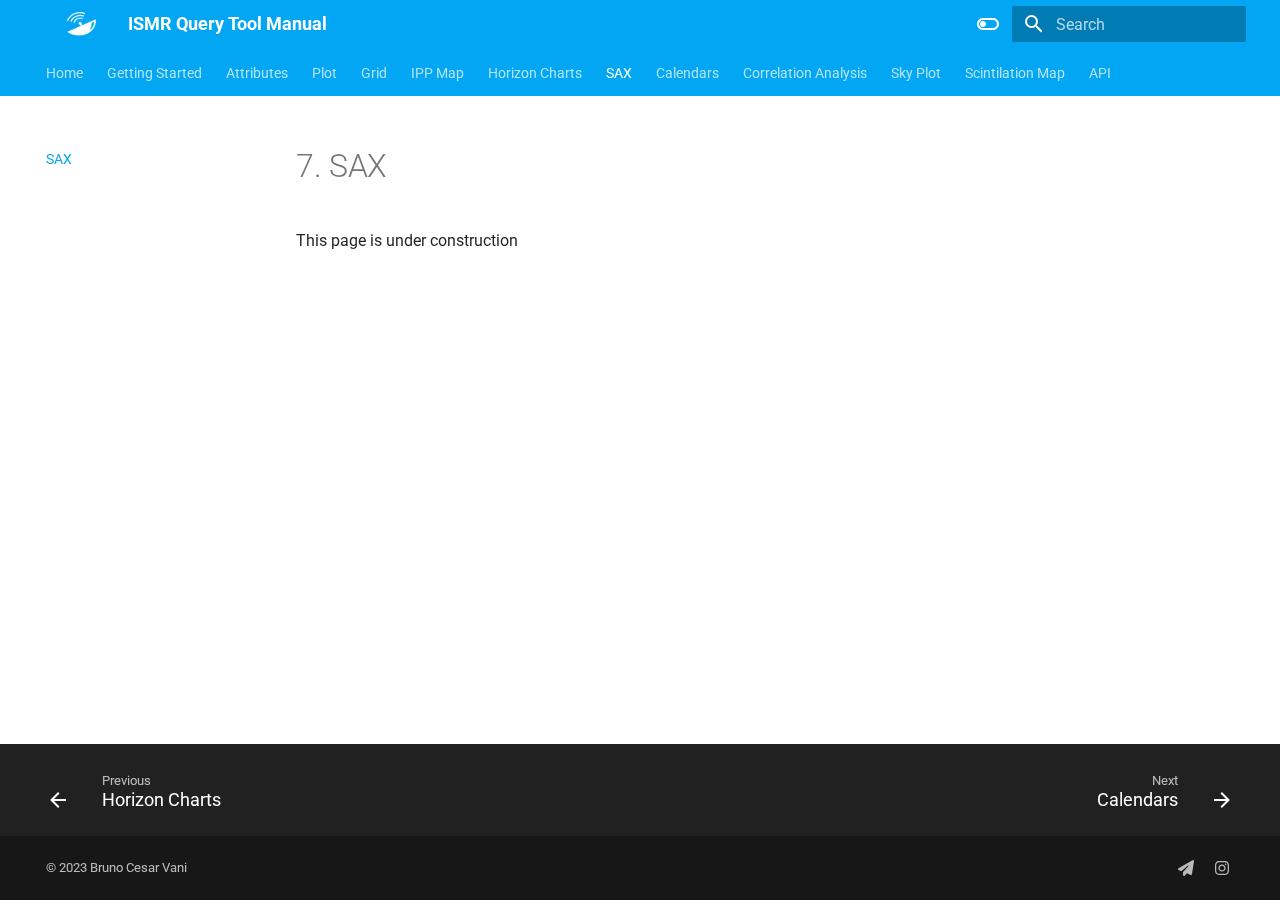
<file: sax/index.html>
<!doctype html>
<html lang="en" class="no-js">
  <head>
    
      <meta charset="utf-8">
      <meta name="viewport" content="width=device-width,initial-scale=1">
      
      
      
      
        <link rel="prev" href="../hC/">
      
      
        <link rel="next" href="../cView/">
      
      
      <link rel="icon" href="../images/icon.png">
      <meta name="generator" content="mkdocs-1.5.3, mkdocs-material-9.5.15">
    
    
  <title>ISMR Query Tool Manual</title>

    
      <link rel="stylesheet" href="../assets/stylesheets/main.7e359304.min.css">
      
        
        <link rel="stylesheet" href="../assets/stylesheets/palette.06af60db.min.css">
      
      


    
    
      
    
    
      
        
        
        <link rel="preconnect" href="https://fonts.gstatic.com" crossorigin>
        <link rel="stylesheet" href="https://fonts.googleapis.com/css?family=Roboto:300,300i,400,400i,700,700i%7CRoboto+Mono:400,400i,700,700i&display=fallback">
        <style>:root{--md-text-font:"Roboto";--md-code-font:"Roboto Mono"}</style>
      
    
    
      <link rel="stylesheet" href="../stylesheets/extra.css">
    
    <script>__md_scope=new URL("..",location),__md_hash=e=>[...e].reduce((e,_)=>(e<<5)-e+_.charCodeAt(0),0),__md_get=(e,_=localStorage,t=__md_scope)=>JSON.parse(_.getItem(t.pathname+"."+e)),__md_set=(e,_,t=localStorage,a=__md_scope)=>{try{t.setItem(a.pathname+"."+e,JSON.stringify(_))}catch(e){}}</script>
    
      

    
    
    
  </head>
  
  
    
    
      
    
    
    
    
    <body dir="ltr" data-md-color-scheme="slate" data-md-color-primary="light-blue" data-md-color-accent="lime">
  
    
    <input class="md-toggle" data-md-toggle="drawer" type="checkbox" id="__drawer" autocomplete="off">
    <input class="md-toggle" data-md-toggle="search" type="checkbox" id="__search" autocomplete="off">
    <label class="md-overlay" for="__drawer"></label>
    <div data-md-component="skip">
      
        
        <a href="#7-sax" class="md-skip">
          Skip to content
        </a>
      
    </div>
    <div data-md-component="announce">
      
    </div>
    
    
      

<header class="md-header" data-md-component="header">
  <nav class="md-header__inner md-grid" aria-label="Header">
    <a href=".." title="ISMR Query Tool Manual" class="md-header__button md-logo" aria-label="ISMR Query Tool Manual" data-md-component="logo">
      
  <img src="../images/logo.png" alt="logo">

    </a>
    <label class="md-header__button md-icon" for="__drawer">
      
      <svg xmlns="http://www.w3.org/2000/svg" viewBox="0 0 24 24"><path d="M3 6h18v2H3V6m0 5h18v2H3v-2m0 5h18v2H3v-2Z"/></svg>
    </label>
    <div class="md-header__title" data-md-component="header-title">
      <div class="md-header__ellipsis">
        <div class="md-header__topic">
          <span class="md-ellipsis">
            ISMR Query Tool Manual
          </span>
        </div>
        <div class="md-header__topic" data-md-component="header-topic">
          <span class="md-ellipsis">
            
              SAX
            
          </span>
        </div>
      </div>
    </div>
    
      
        <form class="md-header__option" data-md-component="palette">
  
    
    
    
    <input class="md-option" data-md-color-media="(prefers-color-scheme: dark)" data-md-color-scheme="slate" data-md-color-primary="light-blue" data-md-color-accent="lime"  aria-label="Switch to light mode"  type="radio" name="__palette" id="__palette_0">
    
      <label class="md-header__button md-icon" title="Switch to light mode" for="__palette_1" hidden>
        <svg xmlns="http://www.w3.org/2000/svg" viewBox="0 0 24 24"><path d="M17 7H7a5 5 0 0 0-5 5 5 5 0 0 0 5 5h10a5 5 0 0 0 5-5 5 5 0 0 0-5-5m0 8a3 3 0 0 1-3-3 3 3 0 0 1 3-3 3 3 0 0 1 3 3 3 3 0 0 1-3 3Z"/></svg>
      </label>
    
  
    
    
    
    <input class="md-option" data-md-color-media="(prefers-color-scheme: light)" data-md-color-scheme="default" data-md-color-primary="light-blue" data-md-color-accent="yellow"  aria-label="Switch to dark mode"  type="radio" name="__palette" id="__palette_1">
    
      <label class="md-header__button md-icon" title="Switch to dark mode" for="__palette_0" hidden>
        <svg xmlns="http://www.w3.org/2000/svg" viewBox="0 0 24 24"><path d="M17 6H7c-3.31 0-6 2.69-6 6s2.69 6 6 6h10c3.31 0 6-2.69 6-6s-2.69-6-6-6zm0 10H7c-2.21 0-4-1.79-4-4s1.79-4 4-4h10c2.21 0 4 1.79 4 4s-1.79 4-4 4zM7 9c-1.66 0-3 1.34-3 3s1.34 3 3 3 3-1.34 3-3-1.34-3-3-3z"/></svg>
      </label>
    
  
</form>
      
    
    
      <script>var media,input,key,value,palette=__md_get("__palette");if(palette&&palette.color){"(prefers-color-scheme)"===palette.color.media&&(media=matchMedia("(prefers-color-scheme: light)"),input=document.querySelector(media.matches?"[data-md-color-media='(prefers-color-scheme: light)']":"[data-md-color-media='(prefers-color-scheme: dark)']"),palette.color.media=input.getAttribute("data-md-color-media"),palette.color.scheme=input.getAttribute("data-md-color-scheme"),palette.color.primary=input.getAttribute("data-md-color-primary"),palette.color.accent=input.getAttribute("data-md-color-accent"));for([key,value]of Object.entries(palette.color))document.body.setAttribute("data-md-color-"+key,value)}</script>
    
    
    
      <label class="md-header__button md-icon" for="__search">
        
        <svg xmlns="http://www.w3.org/2000/svg" viewBox="0 0 24 24"><path d="M9.5 3A6.5 6.5 0 0 1 16 9.5c0 1.61-.59 3.09-1.56 4.23l.27.27h.79l5 5-1.5 1.5-5-5v-.79l-.27-.27A6.516 6.516 0 0 1 9.5 16 6.5 6.5 0 0 1 3 9.5 6.5 6.5 0 0 1 9.5 3m0 2C7 5 5 7 5 9.5S7 14 9.5 14 14 12 14 9.5 12 5 9.5 5Z"/></svg>
      </label>
      <div class="md-search" data-md-component="search" role="dialog">
  <label class="md-search__overlay" for="__search"></label>
  <div class="md-search__inner" role="search">
    <form class="md-search__form" name="search">
      <input type="text" class="md-search__input" name="query" aria-label="Search" placeholder="Search" autocapitalize="off" autocorrect="off" autocomplete="off" spellcheck="false" data-md-component="search-query" required>
      <label class="md-search__icon md-icon" for="__search">
        
        <svg xmlns="http://www.w3.org/2000/svg" viewBox="0 0 24 24"><path d="M9.5 3A6.5 6.5 0 0 1 16 9.5c0 1.61-.59 3.09-1.56 4.23l.27.27h.79l5 5-1.5 1.5-5-5v-.79l-.27-.27A6.516 6.516 0 0 1 9.5 16 6.5 6.5 0 0 1 3 9.5 6.5 6.5 0 0 1 9.5 3m0 2C7 5 5 7 5 9.5S7 14 9.5 14 14 12 14 9.5 12 5 9.5 5Z"/></svg>
        
        <svg xmlns="http://www.w3.org/2000/svg" viewBox="0 0 24 24"><path d="M20 11v2H8l5.5 5.5-1.42 1.42L4.16 12l7.92-7.92L13.5 5.5 8 11h12Z"/></svg>
      </label>
      <nav class="md-search__options" aria-label="Search">
        
        <button type="reset" class="md-search__icon md-icon" title="Clear" aria-label="Clear" tabindex="-1">
          
          <svg xmlns="http://www.w3.org/2000/svg" viewBox="0 0 24 24"><path d="M19 6.41 17.59 5 12 10.59 6.41 5 5 6.41 10.59 12 5 17.59 6.41 19 12 13.41 17.59 19 19 17.59 13.41 12 19 6.41Z"/></svg>
        </button>
      </nav>
      
        <div class="md-search__suggest" data-md-component="search-suggest"></div>
      
    </form>
    <div class="md-search__output">
      <div class="md-search__scrollwrap" data-md-scrollfix>
        <div class="md-search-result" data-md-component="search-result">
          <div class="md-search-result__meta">
            Initializing search
          </div>
          <ol class="md-search-result__list" role="presentation"></ol>
        </div>
      </div>
    </div>
  </div>
</div>
    
    
  </nav>
  
</header>
    
    <div class="md-container" data-md-component="container">
      
      
        
          
            
<nav class="md-tabs" aria-label="Tabs" data-md-component="tabs">
  <div class="md-grid">
    <ul class="md-tabs__list">
      
        
  
  
  
    <li class="md-tabs__item">
      <a href=".." class="md-tabs__link">
        
  
    
  
  Home

      </a>
    </li>
  

      
        
  
  
  
    <li class="md-tabs__item">
      <a href="../gS/" class="md-tabs__link">
        
  
    
  
  Getting Started

      </a>
    </li>
  

      
        
  
  
  
    <li class="md-tabs__item">
      <a href="../atributos/" class="md-tabs__link">
        
  
    
  
  Attributes

      </a>
    </li>
  

      
        
  
  
  
    <li class="md-tabs__item">
      <a href="../plot/" class="md-tabs__link">
        
  
    
  
  Plot

      </a>
    </li>
  

      
        
  
  
  
    <li class="md-tabs__item">
      <a href="../grid/" class="md-tabs__link">
        
  
    
  
  Grid

      </a>
    </li>
  

      
        
  
  
  
    <li class="md-tabs__item">
      <a href="../ippmap/" class="md-tabs__link">
        
  
    
  
  IPP Map

      </a>
    </li>
  

      
        
  
  
  
    <li class="md-tabs__item">
      <a href="../hC/" class="md-tabs__link">
        
  
    
  
  Horizon Charts

      </a>
    </li>
  

      
        
  
  
    
  
  
    <li class="md-tabs__item md-tabs__item--active">
      <a href="./" class="md-tabs__link">
        
  
    
  
  SAX

      </a>
    </li>
  

      
        
  
  
  
    <li class="md-tabs__item">
      <a href="../cView/" class="md-tabs__link">
        
  
    
  
  Calendars

      </a>
    </li>
  

      
        
  
  
  
    <li class="md-tabs__item">
      <a href="../cA/" class="md-tabs__link">
        
  
    
  
  Correlation Analysis

      </a>
    </li>
  

      
        
  
  
  
    <li class="md-tabs__item">
      <a href="../skyplot/" class="md-tabs__link">
        
  
    
  
  Sky Plot

      </a>
    </li>
  

      
        
  
  
  
    <li class="md-tabs__item">
      <a href="../scintilation/" class="md-tabs__link">
        
  
    
  
  Scintilation Map

      </a>
    </li>
  

      
        
  
  
  
    <li class="md-tabs__item">
      <a href="../api/" class="md-tabs__link">
        
  
    
  
  API

      </a>
    </li>
  

      
    </ul>
  </div>
</nav>
          
        
      
      <main class="md-main" data-md-component="main">
        <div class="md-main__inner md-grid">
          
            
              
              <div class="md-sidebar md-sidebar--primary" data-md-component="sidebar" data-md-type="navigation" >
                <div class="md-sidebar__scrollwrap">
                  <div class="md-sidebar__inner">
                    


  


  

<nav class="md-nav md-nav--primary md-nav--lifted md-nav--integrated" aria-label="Navigation" data-md-level="0">
  <label class="md-nav__title" for="__drawer">
    <a href=".." title="ISMR Query Tool Manual" class="md-nav__button md-logo" aria-label="ISMR Query Tool Manual" data-md-component="logo">
      
  <img src="../images/logo.png" alt="logo">

    </a>
    ISMR Query Tool Manual
  </label>
  
  <ul class="md-nav__list" data-md-scrollfix>
    
      
      
  
  
  
  
    <li class="md-nav__item">
      <a href=".." class="md-nav__link">
        
  
  <span class="md-ellipsis">
    Home
  </span>
  

      </a>
    </li>
  

    
      
      
  
  
  
  
    <li class="md-nav__item">
      <a href="../gS/" class="md-nav__link">
        
  
  <span class="md-ellipsis">
    Getting Started
  </span>
  

      </a>
    </li>
  

    
      
      
  
  
  
  
    <li class="md-nav__item">
      <a href="../atributos/" class="md-nav__link">
        
  
  <span class="md-ellipsis">
    Attributes
  </span>
  

      </a>
    </li>
  

    
      
      
  
  
  
  
    <li class="md-nav__item">
      <a href="../plot/" class="md-nav__link">
        
  
  <span class="md-ellipsis">
    Plot
  </span>
  

      </a>
    </li>
  

    
      
      
  
  
  
  
    <li class="md-nav__item">
      <a href="../grid/" class="md-nav__link">
        
  
  <span class="md-ellipsis">
    Grid
  </span>
  

      </a>
    </li>
  

    
      
      
  
  
  
  
    <li class="md-nav__item">
      <a href="../ippmap/" class="md-nav__link">
        
  
  <span class="md-ellipsis">
    IPP Map
  </span>
  

      </a>
    </li>
  

    
      
      
  
  
  
  
    <li class="md-nav__item">
      <a href="../hC/" class="md-nav__link">
        
  
  <span class="md-ellipsis">
    Horizon Charts
  </span>
  

      </a>
    </li>
  

    
      
      
  
  
    
  
  
  
    <li class="md-nav__item md-nav__item--active">
      
      <input class="md-nav__toggle md-toggle" type="checkbox" id="__toc">
      
      
        
      
      
      <a href="./" class="md-nav__link md-nav__link--active">
        
  
  <span class="md-ellipsis">
    SAX
  </span>
  

      </a>
      
    </li>
  

    
      
      
  
  
  
  
    <li class="md-nav__item">
      <a href="../cView/" class="md-nav__link">
        
  
  <span class="md-ellipsis">
    Calendars
  </span>
  

      </a>
    </li>
  

    
      
      
  
  
  
  
    <li class="md-nav__item">
      <a href="../cA/" class="md-nav__link">
        
  
  <span class="md-ellipsis">
    Correlation Analysis
  </span>
  

      </a>
    </li>
  

    
      
      
  
  
  
  
    <li class="md-nav__item">
      <a href="../skyplot/" class="md-nav__link">
        
  
  <span class="md-ellipsis">
    Sky Plot
  </span>
  

      </a>
    </li>
  

    
      
      
  
  
  
  
    <li class="md-nav__item">
      <a href="../scintilation/" class="md-nav__link">
        
  
  <span class="md-ellipsis">
    Scintilation Map
  </span>
  

      </a>
    </li>
  

    
      
      
  
  
  
  
    <li class="md-nav__item">
      <a href="../api/" class="md-nav__link">
        
  
  <span class="md-ellipsis">
    API
  </span>
  

      </a>
    </li>
  

    
  </ul>
</nav>
                  </div>
                </div>
              </div>
            
            
          
          
            <div class="md-content" data-md-component="content">
              <article class="md-content__inner md-typeset">
                
                  


<h1 id="7-sax">7. SAX</h1>
<p>This page is under construction</p>












                
              </article>
            </div>
          
          
<script>var target=document.getElementById(location.hash.slice(1));target&&target.name&&(target.checked=target.name.startsWith("__tabbed_"))</script>
        </div>
        
          <button type="button" class="md-top md-icon" data-md-component="top" hidden>
  
  <svg xmlns="http://www.w3.org/2000/svg" viewBox="0 0 24 24"><path d="M13 20h-2V8l-5.5 5.5-1.42-1.42L12 4.16l7.92 7.92-1.42 1.42L13 8v12Z"/></svg>
  Back to top
</button>
        
      </main>
      
        <footer class="md-footer">
  
    
      
      <nav class="md-footer__inner md-grid" aria-label="Footer" >
        
          
          <a href="../hC/" class="md-footer__link md-footer__link--prev" aria-label="Previous: Horizon Charts">
            <div class="md-footer__button md-icon">
              
              <svg xmlns="http://www.w3.org/2000/svg" viewBox="0 0 24 24"><path d="M20 11v2H8l5.5 5.5-1.42 1.42L4.16 12l7.92-7.92L13.5 5.5 8 11h12Z"/></svg>
            </div>
            <div class="md-footer__title">
              <span class="md-footer__direction">
                Previous
              </span>
              <div class="md-ellipsis">
                Horizon Charts
              </div>
            </div>
          </a>
        
        
          
          <a href="../cView/" class="md-footer__link md-footer__link--next" aria-label="Next: Calendars">
            <div class="md-footer__title">
              <span class="md-footer__direction">
                Next
              </span>
              <div class="md-ellipsis">
                Calendars
              </div>
            </div>
            <div class="md-footer__button md-icon">
              
              <svg xmlns="http://www.w3.org/2000/svg" viewBox="0 0 24 24"><path d="M4 11v2h12l-5.5 5.5 1.42 1.42L19.84 12l-7.92-7.92L10.5 5.5 16 11H4Z"/></svg>
            </div>
          </a>
        
      </nav>
    
  
  <div class="md-footer-meta md-typeset">
    <div class="md-footer-meta__inner md-grid">
      <div class="md-copyright">
  
    <div class="md-copyright__highlight">
      &copy; 2023 <a>Bruno Cesar Vani</a>

    </div>
  
  
</div>
      
        <div class="md-social">
  
    
    
    
    
    <a href="mailto:brunovani22@gmail.com" target="_blank" rel="noopener" title="Fazer uma sugestão/report" class="md-social__link">
      <svg xmlns="http://www.w3.org/2000/svg" viewBox="0 0 512 512"><!--! Font Awesome Free 6.5.1 by @fontawesome - https://fontawesome.com License - https://fontawesome.com/license/free (Icons: CC BY 4.0, Fonts: SIL OFL 1.1, Code: MIT License) Copyright 2023 Fonticons, Inc.--><path d="M498.1 5.6c10.1 7 15.4 19.1 13.5 31.2l-64 416c-1.5 9.7-7.4 18.2-16 23s-18.9 5.4-28 1.6L284 427.7l-68.5 74.1c-8.9 9.7-22.9 12.9-35.2 8.1S160 493.2 160 480v-83.6c0-4 1.5-7.8 4.2-10.7l167.6-182.9c5.8-6.3 5.6-16-.4-22s-15.7-6.4-22-.7L106 360.8l-88.3-44.2C7.1 311.3.3 300.7 0 288.9s5.9-22.8 16.1-28.7l448-256c10.7-6.1 23.9-5.5 34 1.4z"/></svg>
    </a>
  
    
    
    
    
      
      
    
    <a href="https://www.instagram.com/gege.unesp/" target="_blank" rel="noopener" title="www.instagram.com" class="md-social__link">
      <svg xmlns="http://www.w3.org/2000/svg" viewBox="0 0 448 512"><!--! Font Awesome Free 6.5.1 by @fontawesome - https://fontawesome.com License - https://fontawesome.com/license/free (Icons: CC BY 4.0, Fonts: SIL OFL 1.1, Code: MIT License) Copyright 2023 Fonticons, Inc.--><path d="M224.1 141c-63.6 0-114.9 51.3-114.9 114.9s51.3 114.9 114.9 114.9S339 319.5 339 255.9 287.7 141 224.1 141zm0 189.6c-41.1 0-74.7-33.5-74.7-74.7s33.5-74.7 74.7-74.7 74.7 33.5 74.7 74.7-33.6 74.7-74.7 74.7zm146.4-194.3c0 14.9-12 26.8-26.8 26.8-14.9 0-26.8-12-26.8-26.8s12-26.8 26.8-26.8 26.8 12 26.8 26.8zm76.1 27.2c-1.7-35.9-9.9-67.7-36.2-93.9-26.2-26.2-58-34.4-93.9-36.2-37-2.1-147.9-2.1-184.9 0-35.8 1.7-67.6 9.9-93.9 36.1s-34.4 58-36.2 93.9c-2.1 37-2.1 147.9 0 184.9 1.7 35.9 9.9 67.7 36.2 93.9s58 34.4 93.9 36.2c37 2.1 147.9 2.1 184.9 0 35.9-1.7 67.7-9.9 93.9-36.2 26.2-26.2 34.4-58 36.2-93.9 2.1-37 2.1-147.8 0-184.8zM398.8 388c-7.8 19.6-22.9 34.7-42.6 42.6-29.5 11.7-99.5 9-132.1 9s-102.7 2.6-132.1-9c-19.6-7.8-34.7-22.9-42.6-42.6-11.7-29.5-9-99.5-9-132.1s-2.6-102.7 9-132.1c7.8-19.6 22.9-34.7 42.6-42.6 29.5-11.7 99.5-9 132.1-9s102.7-2.6 132.1 9c19.6 7.8 34.7 22.9 42.6 42.6 11.7 29.5 9 99.5 9 132.1s2.7 102.7-9 132.1z"/></svg>
    </a>
  
</div>
      
    </div>
  </div>
</footer>
      
    </div>
    <div class="md-dialog" data-md-component="dialog">
      <div class="md-dialog__inner md-typeset"></div>
    </div>
    
    
    <script id="__config" type="application/json">{"base": "..", "features": ["navigation.tabs", "navigation.sections", "navigation.tracking", "navigation.instant", "navigation.top", "navigation.footer", "navigation.prune", "navigation.path", "toc.integrate", "toc.follow", "search.suggest", "search.highlight", "content.code.annotation", "content.code.copy", "content.tooltips"], "search": "../assets/javascripts/workers/search.b8dbb3d2.min.js", "translations": {"clipboard.copied": "Copied to clipboard", "clipboard.copy": "Copy to clipboard", "search.result.more.one": "1 more on this page", "search.result.more.other": "# more on this page", "search.result.none": "No matching documents", "search.result.one": "1 matching document", "search.result.other": "# matching documents", "search.result.placeholder": "Type to start searching", "search.result.term.missing": "Missing", "select.version": "Select version"}}</script>
    
    
      <script src="../assets/javascripts/bundle.bd41221c.min.js"></script>
      
    
  </body>
</html>
</file>
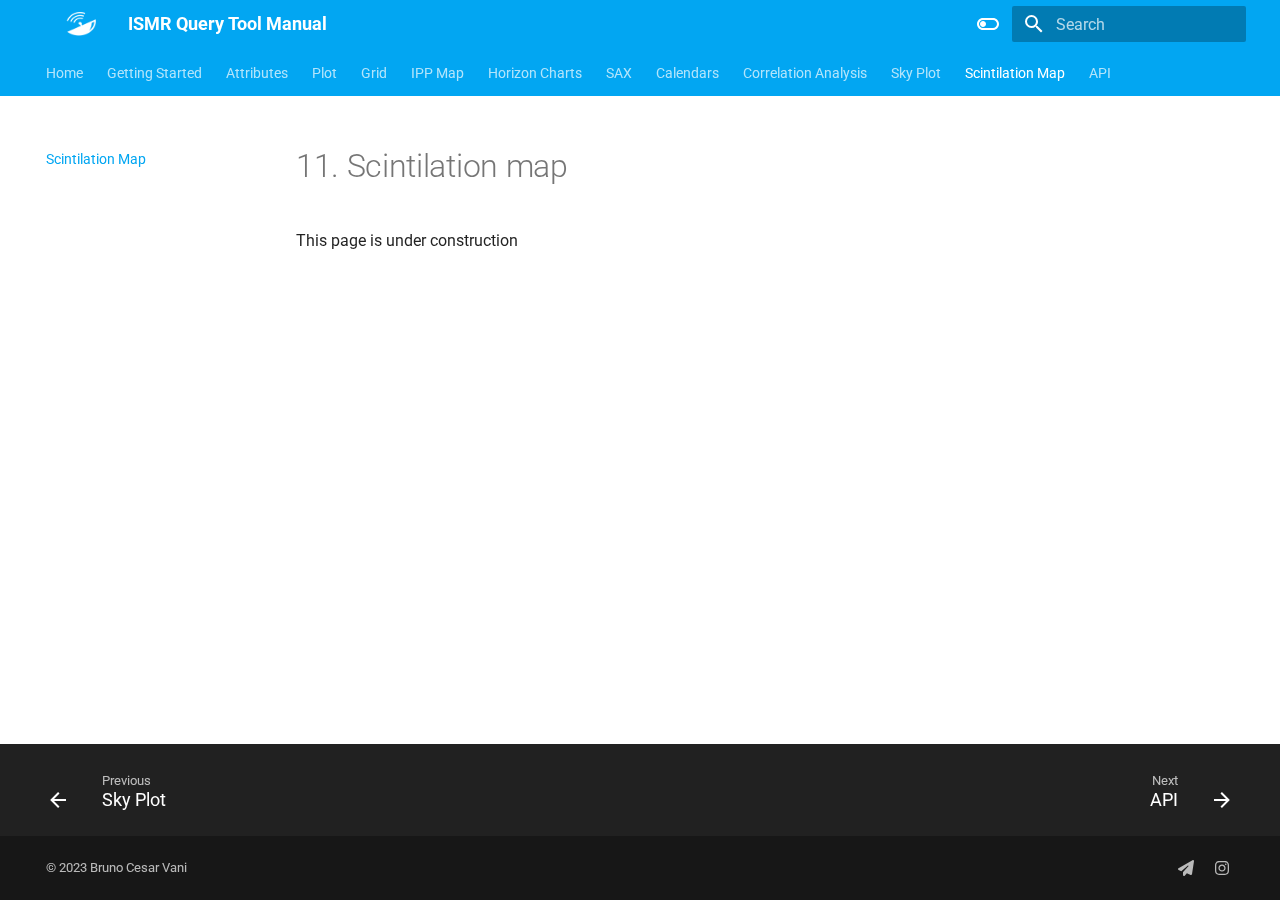
<file: scintilation/index.html>
<!doctype html>
<html lang="en" class="no-js">
  <head>
    
      <meta charset="utf-8">
      <meta name="viewport" content="width=device-width,initial-scale=1">
      
      
      
      
        <link rel="prev" href="../skyplot/">
      
      
        <link rel="next" href="../api/">
      
      
      <link rel="icon" href="../images/icon.png">
      <meta name="generator" content="mkdocs-1.5.3, mkdocs-material-9.5.15">
    
    
  <title>ISMR Query Tool Manual</title>

    
      <link rel="stylesheet" href="../assets/stylesheets/main.7e359304.min.css">
      
        
        <link rel="stylesheet" href="../assets/stylesheets/palette.06af60db.min.css">
      
      


    
    
      
    
    
      
        
        
        <link rel="preconnect" href="https://fonts.gstatic.com" crossorigin>
        <link rel="stylesheet" href="https://fonts.googleapis.com/css?family=Roboto:300,300i,400,400i,700,700i%7CRoboto+Mono:400,400i,700,700i&display=fallback">
        <style>:root{--md-text-font:"Roboto";--md-code-font:"Roboto Mono"}</style>
      
    
    
      <link rel="stylesheet" href="../stylesheets/extra.css">
    
    <script>__md_scope=new URL("..",location),__md_hash=e=>[...e].reduce((e,_)=>(e<<5)-e+_.charCodeAt(0),0),__md_get=(e,_=localStorage,t=__md_scope)=>JSON.parse(_.getItem(t.pathname+"."+e)),__md_set=(e,_,t=localStorage,a=__md_scope)=>{try{t.setItem(a.pathname+"."+e,JSON.stringify(_))}catch(e){}}</script>
    
      

    
    
    
  </head>
  
  
    
    
      
    
    
    
    
    <body dir="ltr" data-md-color-scheme="slate" data-md-color-primary="light-blue" data-md-color-accent="lime">
  
    
    <input class="md-toggle" data-md-toggle="drawer" type="checkbox" id="__drawer" autocomplete="off">
    <input class="md-toggle" data-md-toggle="search" type="checkbox" id="__search" autocomplete="off">
    <label class="md-overlay" for="__drawer"></label>
    <div data-md-component="skip">
      
        
        <a href="#11-scintilation-map" class="md-skip">
          Skip to content
        </a>
      
    </div>
    <div data-md-component="announce">
      
    </div>
    
    
      

<header class="md-header" data-md-component="header">
  <nav class="md-header__inner md-grid" aria-label="Header">
    <a href=".." title="ISMR Query Tool Manual" class="md-header__button md-logo" aria-label="ISMR Query Tool Manual" data-md-component="logo">
      
  <img src="../images/logo.png" alt="logo">

    </a>
    <label class="md-header__button md-icon" for="__drawer">
      
      <svg xmlns="http://www.w3.org/2000/svg" viewBox="0 0 24 24"><path d="M3 6h18v2H3V6m0 5h18v2H3v-2m0 5h18v2H3v-2Z"/></svg>
    </label>
    <div class="md-header__title" data-md-component="header-title">
      <div class="md-header__ellipsis">
        <div class="md-header__topic">
          <span class="md-ellipsis">
            ISMR Query Tool Manual
          </span>
        </div>
        <div class="md-header__topic" data-md-component="header-topic">
          <span class="md-ellipsis">
            
              Scintilation Map
            
          </span>
        </div>
      </div>
    </div>
    
      
        <form class="md-header__option" data-md-component="palette">
  
    
    
    
    <input class="md-option" data-md-color-media="(prefers-color-scheme: dark)" data-md-color-scheme="slate" data-md-color-primary="light-blue" data-md-color-accent="lime"  aria-label="Switch to light mode"  type="radio" name="__palette" id="__palette_0">
    
      <label class="md-header__button md-icon" title="Switch to light mode" for="__palette_1" hidden>
        <svg xmlns="http://www.w3.org/2000/svg" viewBox="0 0 24 24"><path d="M17 7H7a5 5 0 0 0-5 5 5 5 0 0 0 5 5h10a5 5 0 0 0 5-5 5 5 0 0 0-5-5m0 8a3 3 0 0 1-3-3 3 3 0 0 1 3-3 3 3 0 0 1 3 3 3 3 0 0 1-3 3Z"/></svg>
      </label>
    
  
    
    
    
    <input class="md-option" data-md-color-media="(prefers-color-scheme: light)" data-md-color-scheme="default" data-md-color-primary="light-blue" data-md-color-accent="yellow"  aria-label="Switch to dark mode"  type="radio" name="__palette" id="__palette_1">
    
      <label class="md-header__button md-icon" title="Switch to dark mode" for="__palette_0" hidden>
        <svg xmlns="http://www.w3.org/2000/svg" viewBox="0 0 24 24"><path d="M17 6H7c-3.31 0-6 2.69-6 6s2.69 6 6 6h10c3.31 0 6-2.69 6-6s-2.69-6-6-6zm0 10H7c-2.21 0-4-1.79-4-4s1.79-4 4-4h10c2.21 0 4 1.79 4 4s-1.79 4-4 4zM7 9c-1.66 0-3 1.34-3 3s1.34 3 3 3 3-1.34 3-3-1.34-3-3-3z"/></svg>
      </label>
    
  
</form>
      
    
    
      <script>var media,input,key,value,palette=__md_get("__palette");if(palette&&palette.color){"(prefers-color-scheme)"===palette.color.media&&(media=matchMedia("(prefers-color-scheme: light)"),input=document.querySelector(media.matches?"[data-md-color-media='(prefers-color-scheme: light)']":"[data-md-color-media='(prefers-color-scheme: dark)']"),palette.color.media=input.getAttribute("data-md-color-media"),palette.color.scheme=input.getAttribute("data-md-color-scheme"),palette.color.primary=input.getAttribute("data-md-color-primary"),palette.color.accent=input.getAttribute("data-md-color-accent"));for([key,value]of Object.entries(palette.color))document.body.setAttribute("data-md-color-"+key,value)}</script>
    
    
    
      <label class="md-header__button md-icon" for="__search">
        
        <svg xmlns="http://www.w3.org/2000/svg" viewBox="0 0 24 24"><path d="M9.5 3A6.5 6.5 0 0 1 16 9.5c0 1.61-.59 3.09-1.56 4.23l.27.27h.79l5 5-1.5 1.5-5-5v-.79l-.27-.27A6.516 6.516 0 0 1 9.5 16 6.5 6.5 0 0 1 3 9.5 6.5 6.5 0 0 1 9.5 3m0 2C7 5 5 7 5 9.5S7 14 9.5 14 14 12 14 9.5 12 5 9.5 5Z"/></svg>
      </label>
      <div class="md-search" data-md-component="search" role="dialog">
  <label class="md-search__overlay" for="__search"></label>
  <div class="md-search__inner" role="search">
    <form class="md-search__form" name="search">
      <input type="text" class="md-search__input" name="query" aria-label="Search" placeholder="Search" autocapitalize="off" autocorrect="off" autocomplete="off" spellcheck="false" data-md-component="search-query" required>
      <label class="md-search__icon md-icon" for="__search">
        
        <svg xmlns="http://www.w3.org/2000/svg" viewBox="0 0 24 24"><path d="M9.5 3A6.5 6.5 0 0 1 16 9.5c0 1.61-.59 3.09-1.56 4.23l.27.27h.79l5 5-1.5 1.5-5-5v-.79l-.27-.27A6.516 6.516 0 0 1 9.5 16 6.5 6.5 0 0 1 3 9.5 6.5 6.5 0 0 1 9.5 3m0 2C7 5 5 7 5 9.5S7 14 9.5 14 14 12 14 9.5 12 5 9.5 5Z"/></svg>
        
        <svg xmlns="http://www.w3.org/2000/svg" viewBox="0 0 24 24"><path d="M20 11v2H8l5.5 5.5-1.42 1.42L4.16 12l7.92-7.92L13.5 5.5 8 11h12Z"/></svg>
      </label>
      <nav class="md-search__options" aria-label="Search">
        
        <button type="reset" class="md-search__icon md-icon" title="Clear" aria-label="Clear" tabindex="-1">
          
          <svg xmlns="http://www.w3.org/2000/svg" viewBox="0 0 24 24"><path d="M19 6.41 17.59 5 12 10.59 6.41 5 5 6.41 10.59 12 5 17.59 6.41 19 12 13.41 17.59 19 19 17.59 13.41 12 19 6.41Z"/></svg>
        </button>
      </nav>
      
        <div class="md-search__suggest" data-md-component="search-suggest"></div>
      
    </form>
    <div class="md-search__output">
      <div class="md-search__scrollwrap" data-md-scrollfix>
        <div class="md-search-result" data-md-component="search-result">
          <div class="md-search-result__meta">
            Initializing search
          </div>
          <ol class="md-search-result__list" role="presentation"></ol>
        </div>
      </div>
    </div>
  </div>
</div>
    
    
  </nav>
  
</header>
    
    <div class="md-container" data-md-component="container">
      
      
        
          
            
<nav class="md-tabs" aria-label="Tabs" data-md-component="tabs">
  <div class="md-grid">
    <ul class="md-tabs__list">
      
        
  
  
  
    <li class="md-tabs__item">
      <a href=".." class="md-tabs__link">
        
  
    
  
  Home

      </a>
    </li>
  

      
        
  
  
  
    <li class="md-tabs__item">
      <a href="../gS/" class="md-tabs__link">
        
  
    
  
  Getting Started

      </a>
    </li>
  

      
        
  
  
  
    <li class="md-tabs__item">
      <a href="../atributos/" class="md-tabs__link">
        
  
    
  
  Attributes

      </a>
    </li>
  

      
        
  
  
  
    <li class="md-tabs__item">
      <a href="../plot/" class="md-tabs__link">
        
  
    
  
  Plot

      </a>
    </li>
  

      
        
  
  
  
    <li class="md-tabs__item">
      <a href="../grid/" class="md-tabs__link">
        
  
    
  
  Grid

      </a>
    </li>
  

      
        
  
  
  
    <li class="md-tabs__item">
      <a href="../ippmap/" class="md-tabs__link">
        
  
    
  
  IPP Map

      </a>
    </li>
  

      
        
  
  
  
    <li class="md-tabs__item">
      <a href="../hC/" class="md-tabs__link">
        
  
    
  
  Horizon Charts

      </a>
    </li>
  

      
        
  
  
  
    <li class="md-tabs__item">
      <a href="../sax/" class="md-tabs__link">
        
  
    
  
  SAX

      </a>
    </li>
  

      
        
  
  
  
    <li class="md-tabs__item">
      <a href="../cView/" class="md-tabs__link">
        
  
    
  
  Calendars

      </a>
    </li>
  

      
        
  
  
  
    <li class="md-tabs__item">
      <a href="../cA/" class="md-tabs__link">
        
  
    
  
  Correlation Analysis

      </a>
    </li>
  

      
        
  
  
  
    <li class="md-tabs__item">
      <a href="../skyplot/" class="md-tabs__link">
        
  
    
  
  Sky Plot

      </a>
    </li>
  

      
        
  
  
    
  
  
    <li class="md-tabs__item md-tabs__item--active">
      <a href="./" class="md-tabs__link">
        
  
    
  
  Scintilation Map

      </a>
    </li>
  

      
        
  
  
  
    <li class="md-tabs__item">
      <a href="../api/" class="md-tabs__link">
        
  
    
  
  API

      </a>
    </li>
  

      
    </ul>
  </div>
</nav>
          
        
      
      <main class="md-main" data-md-component="main">
        <div class="md-main__inner md-grid">
          
            
              
              <div class="md-sidebar md-sidebar--primary" data-md-component="sidebar" data-md-type="navigation" >
                <div class="md-sidebar__scrollwrap">
                  <div class="md-sidebar__inner">
                    


  


  

<nav class="md-nav md-nav--primary md-nav--lifted md-nav--integrated" aria-label="Navigation" data-md-level="0">
  <label class="md-nav__title" for="__drawer">
    <a href=".." title="ISMR Query Tool Manual" class="md-nav__button md-logo" aria-label="ISMR Query Tool Manual" data-md-component="logo">
      
  <img src="../images/logo.png" alt="logo">

    </a>
    ISMR Query Tool Manual
  </label>
  
  <ul class="md-nav__list" data-md-scrollfix>
    
      
      
  
  
  
  
    <li class="md-nav__item">
      <a href=".." class="md-nav__link">
        
  
  <span class="md-ellipsis">
    Home
  </span>
  

      </a>
    </li>
  

    
      
      
  
  
  
  
    <li class="md-nav__item">
      <a href="../gS/" class="md-nav__link">
        
  
  <span class="md-ellipsis">
    Getting Started
  </span>
  

      </a>
    </li>
  

    
      
      
  
  
  
  
    <li class="md-nav__item">
      <a href="../atributos/" class="md-nav__link">
        
  
  <span class="md-ellipsis">
    Attributes
  </span>
  

      </a>
    </li>
  

    
      
      
  
  
  
  
    <li class="md-nav__item">
      <a href="../plot/" class="md-nav__link">
        
  
  <span class="md-ellipsis">
    Plot
  </span>
  

      </a>
    </li>
  

    
      
      
  
  
  
  
    <li class="md-nav__item">
      <a href="../grid/" class="md-nav__link">
        
  
  <span class="md-ellipsis">
    Grid
  </span>
  

      </a>
    </li>
  

    
      
      
  
  
  
  
    <li class="md-nav__item">
      <a href="../ippmap/" class="md-nav__link">
        
  
  <span class="md-ellipsis">
    IPP Map
  </span>
  

      </a>
    </li>
  

    
      
      
  
  
  
  
    <li class="md-nav__item">
      <a href="../hC/" class="md-nav__link">
        
  
  <span class="md-ellipsis">
    Horizon Charts
  </span>
  

      </a>
    </li>
  

    
      
      
  
  
  
  
    <li class="md-nav__item">
      <a href="../sax/" class="md-nav__link">
        
  
  <span class="md-ellipsis">
    SAX
  </span>
  

      </a>
    </li>
  

    
      
      
  
  
  
  
    <li class="md-nav__item">
      <a href="../cView/" class="md-nav__link">
        
  
  <span class="md-ellipsis">
    Calendars
  </span>
  

      </a>
    </li>
  

    
      
      
  
  
  
  
    <li class="md-nav__item">
      <a href="../cA/" class="md-nav__link">
        
  
  <span class="md-ellipsis">
    Correlation Analysis
  </span>
  

      </a>
    </li>
  

    
      
      
  
  
  
  
    <li class="md-nav__item">
      <a href="../skyplot/" class="md-nav__link">
        
  
  <span class="md-ellipsis">
    Sky Plot
  </span>
  

      </a>
    </li>
  

    
      
      
  
  
    
  
  
  
    <li class="md-nav__item md-nav__item--active">
      
      <input class="md-nav__toggle md-toggle" type="checkbox" id="__toc">
      
      
        
      
      
      <a href="./" class="md-nav__link md-nav__link--active">
        
  
  <span class="md-ellipsis">
    Scintilation Map
  </span>
  

      </a>
      
    </li>
  

    
      
      
  
  
  
  
    <li class="md-nav__item">
      <a href="../api/" class="md-nav__link">
        
  
  <span class="md-ellipsis">
    API
  </span>
  

      </a>
    </li>
  

    
  </ul>
</nav>
                  </div>
                </div>
              </div>
            
            
          
          
            <div class="md-content" data-md-component="content">
              <article class="md-content__inner md-typeset">
                
                  


<h1 id="11-scintilation-map">11. Scintilation map</h1>
<p>This page is under construction</p>












                
              </article>
            </div>
          
          
<script>var target=document.getElementById(location.hash.slice(1));target&&target.name&&(target.checked=target.name.startsWith("__tabbed_"))</script>
        </div>
        
          <button type="button" class="md-top md-icon" data-md-component="top" hidden>
  
  <svg xmlns="http://www.w3.org/2000/svg" viewBox="0 0 24 24"><path d="M13 20h-2V8l-5.5 5.5-1.42-1.42L12 4.16l7.92 7.92-1.42 1.42L13 8v12Z"/></svg>
  Back to top
</button>
        
      </main>
      
        <footer class="md-footer">
  
    
      
      <nav class="md-footer__inner md-grid" aria-label="Footer" >
        
          
          <a href="../skyplot/" class="md-footer__link md-footer__link--prev" aria-label="Previous: Sky Plot">
            <div class="md-footer__button md-icon">
              
              <svg xmlns="http://www.w3.org/2000/svg" viewBox="0 0 24 24"><path d="M20 11v2H8l5.5 5.5-1.42 1.42L4.16 12l7.92-7.92L13.5 5.5 8 11h12Z"/></svg>
            </div>
            <div class="md-footer__title">
              <span class="md-footer__direction">
                Previous
              </span>
              <div class="md-ellipsis">
                Sky Plot
              </div>
            </div>
          </a>
        
        
          
          <a href="../api/" class="md-footer__link md-footer__link--next" aria-label="Next: API">
            <div class="md-footer__title">
              <span class="md-footer__direction">
                Next
              </span>
              <div class="md-ellipsis">
                API
              </div>
            </div>
            <div class="md-footer__button md-icon">
              
              <svg xmlns="http://www.w3.org/2000/svg" viewBox="0 0 24 24"><path d="M4 11v2h12l-5.5 5.5 1.42 1.42L19.84 12l-7.92-7.92L10.5 5.5 16 11H4Z"/></svg>
            </div>
          </a>
        
      </nav>
    
  
  <div class="md-footer-meta md-typeset">
    <div class="md-footer-meta__inner md-grid">
      <div class="md-copyright">
  
    <div class="md-copyright__highlight">
      &copy; 2023 <a>Bruno Cesar Vani</a>

    </div>
  
  
</div>
      
        <div class="md-social">
  
    
    
    
    
    <a href="mailto:brunovani22@gmail.com" target="_blank" rel="noopener" title="Fazer uma sugestão/report" class="md-social__link">
      <svg xmlns="http://www.w3.org/2000/svg" viewBox="0 0 512 512"><!--! Font Awesome Free 6.5.1 by @fontawesome - https://fontawesome.com License - https://fontawesome.com/license/free (Icons: CC BY 4.0, Fonts: SIL OFL 1.1, Code: MIT License) Copyright 2023 Fonticons, Inc.--><path d="M498.1 5.6c10.1 7 15.4 19.1 13.5 31.2l-64 416c-1.5 9.7-7.4 18.2-16 23s-18.9 5.4-28 1.6L284 427.7l-68.5 74.1c-8.9 9.7-22.9 12.9-35.2 8.1S160 493.2 160 480v-83.6c0-4 1.5-7.8 4.2-10.7l167.6-182.9c5.8-6.3 5.6-16-.4-22s-15.7-6.4-22-.7L106 360.8l-88.3-44.2C7.1 311.3.3 300.7 0 288.9s5.9-22.8 16.1-28.7l448-256c10.7-6.1 23.9-5.5 34 1.4z"/></svg>
    </a>
  
    
    
    
    
      
      
    
    <a href="https://www.instagram.com/gege.unesp/" target="_blank" rel="noopener" title="www.instagram.com" class="md-social__link">
      <svg xmlns="http://www.w3.org/2000/svg" viewBox="0 0 448 512"><!--! Font Awesome Free 6.5.1 by @fontawesome - https://fontawesome.com License - https://fontawesome.com/license/free (Icons: CC BY 4.0, Fonts: SIL OFL 1.1, Code: MIT License) Copyright 2023 Fonticons, Inc.--><path d="M224.1 141c-63.6 0-114.9 51.3-114.9 114.9s51.3 114.9 114.9 114.9S339 319.5 339 255.9 287.7 141 224.1 141zm0 189.6c-41.1 0-74.7-33.5-74.7-74.7s33.5-74.7 74.7-74.7 74.7 33.5 74.7 74.7-33.6 74.7-74.7 74.7zm146.4-194.3c0 14.9-12 26.8-26.8 26.8-14.9 0-26.8-12-26.8-26.8s12-26.8 26.8-26.8 26.8 12 26.8 26.8zm76.1 27.2c-1.7-35.9-9.9-67.7-36.2-93.9-26.2-26.2-58-34.4-93.9-36.2-37-2.1-147.9-2.1-184.9 0-35.8 1.7-67.6 9.9-93.9 36.1s-34.4 58-36.2 93.9c-2.1 37-2.1 147.9 0 184.9 1.7 35.9 9.9 67.7 36.2 93.9s58 34.4 93.9 36.2c37 2.1 147.9 2.1 184.9 0 35.9-1.7 67.7-9.9 93.9-36.2 26.2-26.2 34.4-58 36.2-93.9 2.1-37 2.1-147.8 0-184.8zM398.8 388c-7.8 19.6-22.9 34.7-42.6 42.6-29.5 11.7-99.5 9-132.1 9s-102.7 2.6-132.1-9c-19.6-7.8-34.7-22.9-42.6-42.6-11.7-29.5-9-99.5-9-132.1s-2.6-102.7 9-132.1c7.8-19.6 22.9-34.7 42.6-42.6 29.5-11.7 99.5-9 132.1-9s102.7-2.6 132.1 9c19.6 7.8 34.7 22.9 42.6 42.6 11.7 29.5 9 99.5 9 132.1s2.7 102.7-9 132.1z"/></svg>
    </a>
  
</div>
      
    </div>
  </div>
</footer>
      
    </div>
    <div class="md-dialog" data-md-component="dialog">
      <div class="md-dialog__inner md-typeset"></div>
    </div>
    
    
    <script id="__config" type="application/json">{"base": "..", "features": ["navigation.tabs", "navigation.sections", "navigation.tracking", "navigation.instant", "navigation.top", "navigation.footer", "navigation.prune", "navigation.path", "toc.integrate", "toc.follow", "search.suggest", "search.highlight", "content.code.annotation", "content.code.copy", "content.tooltips"], "search": "../assets/javascripts/workers/search.b8dbb3d2.min.js", "translations": {"clipboard.copied": "Copied to clipboard", "clipboard.copy": "Copy to clipboard", "search.result.more.one": "1 more on this page", "search.result.more.other": "# more on this page", "search.result.none": "No matching documents", "search.result.one": "1 matching document", "search.result.other": "# matching documents", "search.result.placeholder": "Type to start searching", "search.result.term.missing": "Missing", "select.version": "Select version"}}</script>
    
    
      <script src="../assets/javascripts/bundle.bd41221c.min.js"></script>
      
    
  </body>
</html>
</file>
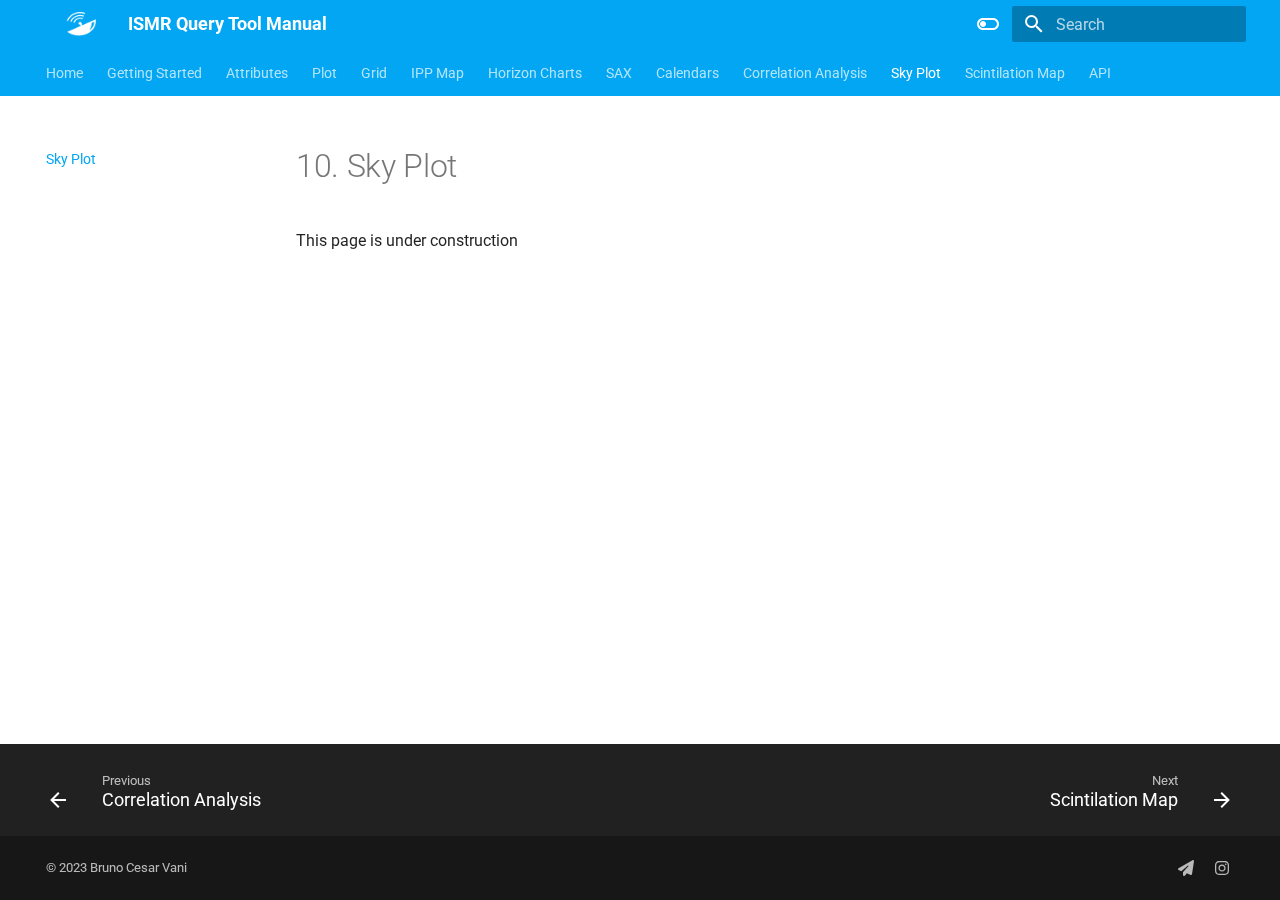
<file: skyplot/index.html>
<!doctype html>
<html lang="en" class="no-js">
  <head>
    
      <meta charset="utf-8">
      <meta name="viewport" content="width=device-width,initial-scale=1">
      
      
      
      
        <link rel="prev" href="../cA/">
      
      
        <link rel="next" href="../scintilation/">
      
      
      <link rel="icon" href="../images/icon.png">
      <meta name="generator" content="mkdocs-1.5.3, mkdocs-material-9.5.15">
    
    
  <title>ISMR Query Tool Manual</title>

    
      <link rel="stylesheet" href="../assets/stylesheets/main.7e359304.min.css">
      
        
        <link rel="stylesheet" href="../assets/stylesheets/palette.06af60db.min.css">
      
      


    
    
      
    
    
      
        
        
        <link rel="preconnect" href="https://fonts.gstatic.com" crossorigin>
        <link rel="stylesheet" href="https://fonts.googleapis.com/css?family=Roboto:300,300i,400,400i,700,700i%7CRoboto+Mono:400,400i,700,700i&display=fallback">
        <style>:root{--md-text-font:"Roboto";--md-code-font:"Roboto Mono"}</style>
      
    
    
      <link rel="stylesheet" href="../stylesheets/extra.css">
    
    <script>__md_scope=new URL("..",location),__md_hash=e=>[...e].reduce((e,_)=>(e<<5)-e+_.charCodeAt(0),0),__md_get=(e,_=localStorage,t=__md_scope)=>JSON.parse(_.getItem(t.pathname+"."+e)),__md_set=(e,_,t=localStorage,a=__md_scope)=>{try{t.setItem(a.pathname+"."+e,JSON.stringify(_))}catch(e){}}</script>
    
      

    
    
    
  </head>
  
  
    
    
      
    
    
    
    
    <body dir="ltr" data-md-color-scheme="slate" data-md-color-primary="light-blue" data-md-color-accent="lime">
  
    
    <input class="md-toggle" data-md-toggle="drawer" type="checkbox" id="__drawer" autocomplete="off">
    <input class="md-toggle" data-md-toggle="search" type="checkbox" id="__search" autocomplete="off">
    <label class="md-overlay" for="__drawer"></label>
    <div data-md-component="skip">
      
        
        <a href="#10-sky-plot" class="md-skip">
          Skip to content
        </a>
      
    </div>
    <div data-md-component="announce">
      
    </div>
    
    
      

<header class="md-header" data-md-component="header">
  <nav class="md-header__inner md-grid" aria-label="Header">
    <a href=".." title="ISMR Query Tool Manual" class="md-header__button md-logo" aria-label="ISMR Query Tool Manual" data-md-component="logo">
      
  <img src="../images/logo.png" alt="logo">

    </a>
    <label class="md-header__button md-icon" for="__drawer">
      
      <svg xmlns="http://www.w3.org/2000/svg" viewBox="0 0 24 24"><path d="M3 6h18v2H3V6m0 5h18v2H3v-2m0 5h18v2H3v-2Z"/></svg>
    </label>
    <div class="md-header__title" data-md-component="header-title">
      <div class="md-header__ellipsis">
        <div class="md-header__topic">
          <span class="md-ellipsis">
            ISMR Query Tool Manual
          </span>
        </div>
        <div class="md-header__topic" data-md-component="header-topic">
          <span class="md-ellipsis">
            
              Sky Plot
            
          </span>
        </div>
      </div>
    </div>
    
      
        <form class="md-header__option" data-md-component="palette">
  
    
    
    
    <input class="md-option" data-md-color-media="(prefers-color-scheme: dark)" data-md-color-scheme="slate" data-md-color-primary="light-blue" data-md-color-accent="lime"  aria-label="Switch to light mode"  type="radio" name="__palette" id="__palette_0">
    
      <label class="md-header__button md-icon" title="Switch to light mode" for="__palette_1" hidden>
        <svg xmlns="http://www.w3.org/2000/svg" viewBox="0 0 24 24"><path d="M17 7H7a5 5 0 0 0-5 5 5 5 0 0 0 5 5h10a5 5 0 0 0 5-5 5 5 0 0 0-5-5m0 8a3 3 0 0 1-3-3 3 3 0 0 1 3-3 3 3 0 0 1 3 3 3 3 0 0 1-3 3Z"/></svg>
      </label>
    
  
    
    
    
    <input class="md-option" data-md-color-media="(prefers-color-scheme: light)" data-md-color-scheme="default" data-md-color-primary="light-blue" data-md-color-accent="yellow"  aria-label="Switch to dark mode"  type="radio" name="__palette" id="__palette_1">
    
      <label class="md-header__button md-icon" title="Switch to dark mode" for="__palette_0" hidden>
        <svg xmlns="http://www.w3.org/2000/svg" viewBox="0 0 24 24"><path d="M17 6H7c-3.31 0-6 2.69-6 6s2.69 6 6 6h10c3.31 0 6-2.69 6-6s-2.69-6-6-6zm0 10H7c-2.21 0-4-1.79-4-4s1.79-4 4-4h10c2.21 0 4 1.79 4 4s-1.79 4-4 4zM7 9c-1.66 0-3 1.34-3 3s1.34 3 3 3 3-1.34 3-3-1.34-3-3-3z"/></svg>
      </label>
    
  
</form>
      
    
    
      <script>var media,input,key,value,palette=__md_get("__palette");if(palette&&palette.color){"(prefers-color-scheme)"===palette.color.media&&(media=matchMedia("(prefers-color-scheme: light)"),input=document.querySelector(media.matches?"[data-md-color-media='(prefers-color-scheme: light)']":"[data-md-color-media='(prefers-color-scheme: dark)']"),palette.color.media=input.getAttribute("data-md-color-media"),palette.color.scheme=input.getAttribute("data-md-color-scheme"),palette.color.primary=input.getAttribute("data-md-color-primary"),palette.color.accent=input.getAttribute("data-md-color-accent"));for([key,value]of Object.entries(palette.color))document.body.setAttribute("data-md-color-"+key,value)}</script>
    
    
    
      <label class="md-header__button md-icon" for="__search">
        
        <svg xmlns="http://www.w3.org/2000/svg" viewBox="0 0 24 24"><path d="M9.5 3A6.5 6.5 0 0 1 16 9.5c0 1.61-.59 3.09-1.56 4.23l.27.27h.79l5 5-1.5 1.5-5-5v-.79l-.27-.27A6.516 6.516 0 0 1 9.5 16 6.5 6.5 0 0 1 3 9.5 6.5 6.5 0 0 1 9.5 3m0 2C7 5 5 7 5 9.5S7 14 9.5 14 14 12 14 9.5 12 5 9.5 5Z"/></svg>
      </label>
      <div class="md-search" data-md-component="search" role="dialog">
  <label class="md-search__overlay" for="__search"></label>
  <div class="md-search__inner" role="search">
    <form class="md-search__form" name="search">
      <input type="text" class="md-search__input" name="query" aria-label="Search" placeholder="Search" autocapitalize="off" autocorrect="off" autocomplete="off" spellcheck="false" data-md-component="search-query" required>
      <label class="md-search__icon md-icon" for="__search">
        
        <svg xmlns="http://www.w3.org/2000/svg" viewBox="0 0 24 24"><path d="M9.5 3A6.5 6.5 0 0 1 16 9.5c0 1.61-.59 3.09-1.56 4.23l.27.27h.79l5 5-1.5 1.5-5-5v-.79l-.27-.27A6.516 6.516 0 0 1 9.5 16 6.5 6.5 0 0 1 3 9.5 6.5 6.5 0 0 1 9.5 3m0 2C7 5 5 7 5 9.5S7 14 9.5 14 14 12 14 9.5 12 5 9.5 5Z"/></svg>
        
        <svg xmlns="http://www.w3.org/2000/svg" viewBox="0 0 24 24"><path d="M20 11v2H8l5.5 5.5-1.42 1.42L4.16 12l7.92-7.92L13.5 5.5 8 11h12Z"/></svg>
      </label>
      <nav class="md-search__options" aria-label="Search">
        
        <button type="reset" class="md-search__icon md-icon" title="Clear" aria-label="Clear" tabindex="-1">
          
          <svg xmlns="http://www.w3.org/2000/svg" viewBox="0 0 24 24"><path d="M19 6.41 17.59 5 12 10.59 6.41 5 5 6.41 10.59 12 5 17.59 6.41 19 12 13.41 17.59 19 19 17.59 13.41 12 19 6.41Z"/></svg>
        </button>
      </nav>
      
        <div class="md-search__suggest" data-md-component="search-suggest"></div>
      
    </form>
    <div class="md-search__output">
      <div class="md-search__scrollwrap" data-md-scrollfix>
        <div class="md-search-result" data-md-component="search-result">
          <div class="md-search-result__meta">
            Initializing search
          </div>
          <ol class="md-search-result__list" role="presentation"></ol>
        </div>
      </div>
    </div>
  </div>
</div>
    
    
  </nav>
  
</header>
    
    <div class="md-container" data-md-component="container">
      
      
        
          
            
<nav class="md-tabs" aria-label="Tabs" data-md-component="tabs">
  <div class="md-grid">
    <ul class="md-tabs__list">
      
        
  
  
  
    <li class="md-tabs__item">
      <a href=".." class="md-tabs__link">
        
  
    
  
  Home

      </a>
    </li>
  

      
        
  
  
  
    <li class="md-tabs__item">
      <a href="../gS/" class="md-tabs__link">
        
  
    
  
  Getting Started

      </a>
    </li>
  

      
        
  
  
  
    <li class="md-tabs__item">
      <a href="../atributos/" class="md-tabs__link">
        
  
    
  
  Attributes

      </a>
    </li>
  

      
        
  
  
  
    <li class="md-tabs__item">
      <a href="../plot/" class="md-tabs__link">
        
  
    
  
  Plot

      </a>
    </li>
  

      
        
  
  
  
    <li class="md-tabs__item">
      <a href="../grid/" class="md-tabs__link">
        
  
    
  
  Grid

      </a>
    </li>
  

      
        
  
  
  
    <li class="md-tabs__item">
      <a href="../ippmap/" class="md-tabs__link">
        
  
    
  
  IPP Map

      </a>
    </li>
  

      
        
  
  
  
    <li class="md-tabs__item">
      <a href="../hC/" class="md-tabs__link">
        
  
    
  
  Horizon Charts

      </a>
    </li>
  

      
        
  
  
  
    <li class="md-tabs__item">
      <a href="../sax/" class="md-tabs__link">
        
  
    
  
  SAX

      </a>
    </li>
  

      
        
  
  
  
    <li class="md-tabs__item">
      <a href="../cView/" class="md-tabs__link">
        
  
    
  
  Calendars

      </a>
    </li>
  

      
        
  
  
  
    <li class="md-tabs__item">
      <a href="../cA/" class="md-tabs__link">
        
  
    
  
  Correlation Analysis

      </a>
    </li>
  

      
        
  
  
    
  
  
    <li class="md-tabs__item md-tabs__item--active">
      <a href="./" class="md-tabs__link">
        
  
    
  
  Sky Plot

      </a>
    </li>
  

      
        
  
  
  
    <li class="md-tabs__item">
      <a href="../scintilation/" class="md-tabs__link">
        
  
    
  
  Scintilation Map

      </a>
    </li>
  

      
        
  
  
  
    <li class="md-tabs__item">
      <a href="../api/" class="md-tabs__link">
        
  
    
  
  API

      </a>
    </li>
  

      
    </ul>
  </div>
</nav>
          
        
      
      <main class="md-main" data-md-component="main">
        <div class="md-main__inner md-grid">
          
            
              
              <div class="md-sidebar md-sidebar--primary" data-md-component="sidebar" data-md-type="navigation" >
                <div class="md-sidebar__scrollwrap">
                  <div class="md-sidebar__inner">
                    


  


  

<nav class="md-nav md-nav--primary md-nav--lifted md-nav--integrated" aria-label="Navigation" data-md-level="0">
  <label class="md-nav__title" for="__drawer">
    <a href=".." title="ISMR Query Tool Manual" class="md-nav__button md-logo" aria-label="ISMR Query Tool Manual" data-md-component="logo">
      
  <img src="../images/logo.png" alt="logo">

    </a>
    ISMR Query Tool Manual
  </label>
  
  <ul class="md-nav__list" data-md-scrollfix>
    
      
      
  
  
  
  
    <li class="md-nav__item">
      <a href=".." class="md-nav__link">
        
  
  <span class="md-ellipsis">
    Home
  </span>
  

      </a>
    </li>
  

    
      
      
  
  
  
  
    <li class="md-nav__item">
      <a href="../gS/" class="md-nav__link">
        
  
  <span class="md-ellipsis">
    Getting Started
  </span>
  

      </a>
    </li>
  

    
      
      
  
  
  
  
    <li class="md-nav__item">
      <a href="../atributos/" class="md-nav__link">
        
  
  <span class="md-ellipsis">
    Attributes
  </span>
  

      </a>
    </li>
  

    
      
      
  
  
  
  
    <li class="md-nav__item">
      <a href="../plot/" class="md-nav__link">
        
  
  <span class="md-ellipsis">
    Plot
  </span>
  

      </a>
    </li>
  

    
      
      
  
  
  
  
    <li class="md-nav__item">
      <a href="../grid/" class="md-nav__link">
        
  
  <span class="md-ellipsis">
    Grid
  </span>
  

      </a>
    </li>
  

    
      
      
  
  
  
  
    <li class="md-nav__item">
      <a href="../ippmap/" class="md-nav__link">
        
  
  <span class="md-ellipsis">
    IPP Map
  </span>
  

      </a>
    </li>
  

    
      
      
  
  
  
  
    <li class="md-nav__item">
      <a href="../hC/" class="md-nav__link">
        
  
  <span class="md-ellipsis">
    Horizon Charts
  </span>
  

      </a>
    </li>
  

    
      
      
  
  
  
  
    <li class="md-nav__item">
      <a href="../sax/" class="md-nav__link">
        
  
  <span class="md-ellipsis">
    SAX
  </span>
  

      </a>
    </li>
  

    
      
      
  
  
  
  
    <li class="md-nav__item">
      <a href="../cView/" class="md-nav__link">
        
  
  <span class="md-ellipsis">
    Calendars
  </span>
  

      </a>
    </li>
  

    
      
      
  
  
  
  
    <li class="md-nav__item">
      <a href="../cA/" class="md-nav__link">
        
  
  <span class="md-ellipsis">
    Correlation Analysis
  </span>
  

      </a>
    </li>
  

    
      
      
  
  
    
  
  
  
    <li class="md-nav__item md-nav__item--active">
      
      <input class="md-nav__toggle md-toggle" type="checkbox" id="__toc">
      
      
        
      
      
      <a href="./" class="md-nav__link md-nav__link--active">
        
  
  <span class="md-ellipsis">
    Sky Plot
  </span>
  

      </a>
      
    </li>
  

    
      
      
  
  
  
  
    <li class="md-nav__item">
      <a href="../scintilation/" class="md-nav__link">
        
  
  <span class="md-ellipsis">
    Scintilation Map
  </span>
  

      </a>
    </li>
  

    
      
      
  
  
  
  
    <li class="md-nav__item">
      <a href="../api/" class="md-nav__link">
        
  
  <span class="md-ellipsis">
    API
  </span>
  

      </a>
    </li>
  

    
  </ul>
</nav>
                  </div>
                </div>
              </div>
            
            
          
          
            <div class="md-content" data-md-component="content">
              <article class="md-content__inner md-typeset">
                
                  


<h1 id="10-sky-plot">10. Sky Plot</h1>
<p>This page is under construction</p>












                
              </article>
            </div>
          
          
<script>var target=document.getElementById(location.hash.slice(1));target&&target.name&&(target.checked=target.name.startsWith("__tabbed_"))</script>
        </div>
        
          <button type="button" class="md-top md-icon" data-md-component="top" hidden>
  
  <svg xmlns="http://www.w3.org/2000/svg" viewBox="0 0 24 24"><path d="M13 20h-2V8l-5.5 5.5-1.42-1.42L12 4.16l7.92 7.92-1.42 1.42L13 8v12Z"/></svg>
  Back to top
</button>
        
      </main>
      
        <footer class="md-footer">
  
    
      
      <nav class="md-footer__inner md-grid" aria-label="Footer" >
        
          
          <a href="../cA/" class="md-footer__link md-footer__link--prev" aria-label="Previous: Correlation Analysis">
            <div class="md-footer__button md-icon">
              
              <svg xmlns="http://www.w3.org/2000/svg" viewBox="0 0 24 24"><path d="M20 11v2H8l5.5 5.5-1.42 1.42L4.16 12l7.92-7.92L13.5 5.5 8 11h12Z"/></svg>
            </div>
            <div class="md-footer__title">
              <span class="md-footer__direction">
                Previous
              </span>
              <div class="md-ellipsis">
                Correlation Analysis
              </div>
            </div>
          </a>
        
        
          
          <a href="../scintilation/" class="md-footer__link md-footer__link--next" aria-label="Next: Scintilation Map">
            <div class="md-footer__title">
              <span class="md-footer__direction">
                Next
              </span>
              <div class="md-ellipsis">
                Scintilation Map
              </div>
            </div>
            <div class="md-footer__button md-icon">
              
              <svg xmlns="http://www.w3.org/2000/svg" viewBox="0 0 24 24"><path d="M4 11v2h12l-5.5 5.5 1.42 1.42L19.84 12l-7.92-7.92L10.5 5.5 16 11H4Z"/></svg>
            </div>
          </a>
        
      </nav>
    
  
  <div class="md-footer-meta md-typeset">
    <div class="md-footer-meta__inner md-grid">
      <div class="md-copyright">
  
    <div class="md-copyright__highlight">
      &copy; 2023 <a>Bruno Cesar Vani</a>

    </div>
  
  
</div>
      
        <div class="md-social">
  
    
    
    
    
    <a href="mailto:brunovani22@gmail.com" target="_blank" rel="noopener" title="Fazer uma sugestão/report" class="md-social__link">
      <svg xmlns="http://www.w3.org/2000/svg" viewBox="0 0 512 512"><!--! Font Awesome Free 6.5.1 by @fontawesome - https://fontawesome.com License - https://fontawesome.com/license/free (Icons: CC BY 4.0, Fonts: SIL OFL 1.1, Code: MIT License) Copyright 2023 Fonticons, Inc.--><path d="M498.1 5.6c10.1 7 15.4 19.1 13.5 31.2l-64 416c-1.5 9.7-7.4 18.2-16 23s-18.9 5.4-28 1.6L284 427.7l-68.5 74.1c-8.9 9.7-22.9 12.9-35.2 8.1S160 493.2 160 480v-83.6c0-4 1.5-7.8 4.2-10.7l167.6-182.9c5.8-6.3 5.6-16-.4-22s-15.7-6.4-22-.7L106 360.8l-88.3-44.2C7.1 311.3.3 300.7 0 288.9s5.9-22.8 16.1-28.7l448-256c10.7-6.1 23.9-5.5 34 1.4z"/></svg>
    </a>
  
    
    
    
    
      
      
    
    <a href="https://www.instagram.com/gege.unesp/" target="_blank" rel="noopener" title="www.instagram.com" class="md-social__link">
      <svg xmlns="http://www.w3.org/2000/svg" viewBox="0 0 448 512"><!--! Font Awesome Free 6.5.1 by @fontawesome - https://fontawesome.com License - https://fontawesome.com/license/free (Icons: CC BY 4.0, Fonts: SIL OFL 1.1, Code: MIT License) Copyright 2023 Fonticons, Inc.--><path d="M224.1 141c-63.6 0-114.9 51.3-114.9 114.9s51.3 114.9 114.9 114.9S339 319.5 339 255.9 287.7 141 224.1 141zm0 189.6c-41.1 0-74.7-33.5-74.7-74.7s33.5-74.7 74.7-74.7 74.7 33.5 74.7 74.7-33.6 74.7-74.7 74.7zm146.4-194.3c0 14.9-12 26.8-26.8 26.8-14.9 0-26.8-12-26.8-26.8s12-26.8 26.8-26.8 26.8 12 26.8 26.8zm76.1 27.2c-1.7-35.9-9.9-67.7-36.2-93.9-26.2-26.2-58-34.4-93.9-36.2-37-2.1-147.9-2.1-184.9 0-35.8 1.7-67.6 9.9-93.9 36.1s-34.4 58-36.2 93.9c-2.1 37-2.1 147.9 0 184.9 1.7 35.9 9.9 67.7 36.2 93.9s58 34.4 93.9 36.2c37 2.1 147.9 2.1 184.9 0 35.9-1.7 67.7-9.9 93.9-36.2 26.2-26.2 34.4-58 36.2-93.9 2.1-37 2.1-147.8 0-184.8zM398.8 388c-7.8 19.6-22.9 34.7-42.6 42.6-29.5 11.7-99.5 9-132.1 9s-102.7 2.6-132.1-9c-19.6-7.8-34.7-22.9-42.6-42.6-11.7-29.5-9-99.5-9-132.1s-2.6-102.7 9-132.1c7.8-19.6 22.9-34.7 42.6-42.6 29.5-11.7 99.5-9 132.1-9s102.7-2.6 132.1 9c19.6 7.8 34.7 22.9 42.6 42.6 11.7 29.5 9 99.5 9 132.1s2.7 102.7-9 132.1z"/></svg>
    </a>
  
</div>
      
    </div>
  </div>
</footer>
      
    </div>
    <div class="md-dialog" data-md-component="dialog">
      <div class="md-dialog__inner md-typeset"></div>
    </div>
    
    
    <script id="__config" type="application/json">{"base": "..", "features": ["navigation.tabs", "navigation.sections", "navigation.tracking", "navigation.instant", "navigation.top", "navigation.footer", "navigation.prune", "navigation.path", "toc.integrate", "toc.follow", "search.suggest", "search.highlight", "content.code.annotation", "content.code.copy", "content.tooltips"], "search": "../assets/javascripts/workers/search.b8dbb3d2.min.js", "translations": {"clipboard.copied": "Copied to clipboard", "clipboard.copy": "Copy to clipboard", "search.result.more.one": "1 more on this page", "search.result.more.other": "# more on this page", "search.result.none": "No matching documents", "search.result.one": "1 matching document", "search.result.other": "# matching documents", "search.result.placeholder": "Type to start searching", "search.result.term.missing": "Missing", "select.version": "Select version"}}</script>
    
    
      <script src="../assets/javascripts/bundle.bd41221c.min.js"></script>
      
    
  </body>
</html>
</file>
<file: stylesheets/extra.css>
body
{
    display: flex;
}


#container{
    display: inline-block;
    background-color: rgba(255, 255, 255, 0.869);
    padding: 0.5rem;
    border: 0.5rem;
    border-radius: 7px;
}

.imagem
{
    margin: 30px;
    display: inline-block;
}
</file>
<file: assets/stylesheets/main.7e359304.min.css>
@charset "UTF-8";html{-webkit-text-size-adjust:none;-moz-text-size-adjust:none;text-size-adjust:none;box-sizing:border-box}*,:after,:before{box-sizing:inherit}@media (prefers-reduced-motion){*,:after,:before{transition:none!important}}body{margin:0}a,button,input,label{-webkit-tap-highlight-color:transparent}a{color:inherit;text-decoration:none}hr{border:0;box-sizing:initial;display:block;height:.05rem;overflow:visible;padding:0}small{font-size:80%}sub,sup{line-height:1em}img{border-style:none}table{border-collapse:initial;border-spacing:0}td,th{font-weight:400;vertical-align:top}button{background:#0000;border:0;font-family:inherit;font-size:inherit;margin:0;padding:0}input{border:0;outline:none}:root{--md-primary-fg-color:#4051b5;--md-primary-fg-color--light:#5d6cc0;--md-primary-fg-color--dark:#303fa1;--md-primary-bg-color:#fff;--md-primary-bg-color--light:#ffffffb3;--md-accent-fg-color:#526cfe;--md-accent-fg-color--transparent:#526cfe1a;--md-accent-bg-color:#fff;--md-accent-bg-color--light:#ffffffb3}[data-md-color-scheme=default]{color-scheme:light}[data-md-color-scheme=default] img[src$="#gh-dark-mode-only"],[data-md-color-scheme=default] img[src$="#only-dark"]{display:none}:root,[data-md-color-scheme=default]{--md-hue:225deg;--md-default-fg-color:#000000de;--md-default-fg-color--light:#0000008a;--md-default-fg-color--lighter:#00000052;--md-default-fg-color--lightest:#00000012;--md-default-bg-color:#fff;--md-default-bg-color--light:#ffffffb3;--md-default-bg-color--lighter:#ffffff4d;--md-default-bg-color--lightest:#ffffff1f;--md-code-fg-color:#36464e;--md-code-bg-color:#f5f5f5;--md-code-hl-color:#4287ff;--md-code-hl-color--light:#4287ff1a;--md-code-hl-number-color:#d52a2a;--md-code-hl-special-color:#db1457;--md-code-hl-function-color:#a846b9;--md-code-hl-constant-color:#6e59d9;--md-code-hl-keyword-color:#3f6ec6;--md-code-hl-string-color:#1c7d4d;--md-code-hl-name-color:var(--md-code-fg-color);--md-code-hl-operator-color:var(--md-default-fg-color--light);--md-code-hl-punctuation-color:var(--md-default-fg-color--light);--md-code-hl-comment-color:var(--md-default-fg-color--light);--md-code-hl-generic-color:var(--md-default-fg-color--light);--md-code-hl-variable-color:var(--md-default-fg-color--light);--md-typeset-color:var(--md-default-fg-color);--md-typeset-a-color:var(--md-primary-fg-color);--md-typeset-del-color:#f5503d26;--md-typeset-ins-color:#0bd57026;--md-typeset-kbd-color:#fafafa;--md-typeset-kbd-accent-color:#fff;--md-typeset-kbd-border-color:#b8b8b8;--md-typeset-mark-color:#ffff0080;--md-typeset-table-color:#0000001f;--md-typeset-table-color--light:rgba(0,0,0,.035);--md-admonition-fg-color:var(--md-default-fg-color);--md-admonition-bg-color:var(--md-default-bg-color);--md-warning-fg-color:#000000de;--md-warning-bg-color:#ff9;--md-footer-fg-color:#fff;--md-footer-fg-color--light:#ffffffb3;--md-footer-fg-color--lighter:#ffffff73;--md-footer-bg-color:#000000de;--md-footer-bg-color--dark:#00000052;--md-shadow-z1:0 0.2rem 0.5rem #0000000d,0 0 0.05rem #0000001a;--md-shadow-z2:0 0.2rem 0.5rem #0000001a,0 0 0.05rem #00000040;--md-shadow-z3:0 0.2rem 0.5rem #0003,0 0 0.05rem #00000059}.md-icon svg{fill:currentcolor;display:block;height:1.2rem;width:1.2rem}body{-webkit-font-smoothing:antialiased;-moz-osx-font-smoothing:grayscale;--md-text-font-family:var(--md-text-font,_),-apple-system,BlinkMacSystemFont,Helvetica,Arial,sans-serif;--md-code-font-family:var(--md-code-font,_),SFMono-Regular,Consolas,Menlo,monospace}aside,body,input{font-feature-settings:"kern","liga";color:var(--md-typeset-color);font-family:var(--md-text-font-family)}code,kbd,pre{font-feature-settings:"kern";font-family:var(--md-code-font-family)}:root{--md-typeset-table-sort-icon:url('data:image/svg+xml;charset=utf-8,<svg xmlns="http://www.w3.org/2000/svg" viewBox="0 0 24 24"><path d="m18 21-4-4h3V7h-3l4-4 4 4h-3v10h3M2 19v-2h10v2M2 13v-2h7v2M2 7V5h4v2H2Z"/></svg>');--md-typeset-table-sort-icon--asc:url('data:image/svg+xml;charset=utf-8,<svg xmlns="http://www.w3.org/2000/svg" viewBox="0 0 24 24"><path d="M19 17h3l-4 4-4-4h3V3h2M2 17h10v2H2M6 5v2H2V5m0 6h7v2H2v-2Z"/></svg>');--md-typeset-table-sort-icon--desc:url('data:image/svg+xml;charset=utf-8,<svg xmlns="http://www.w3.org/2000/svg" viewBox="0 0 24 24"><path d="M19 7h3l-4-4-4 4h3v14h2M2 17h10v2H2M6 5v2H2V5m0 6h7v2H2v-2Z"/></svg>')}.md-typeset{-webkit-print-color-adjust:exact;color-adjust:exact;font-size:.8rem;line-height:1.6}@media print{.md-typeset{font-size:.68rem}}.md-typeset blockquote,.md-typeset dl,.md-typeset figure,.md-typeset ol,.md-typeset pre,.md-typeset ul{margin-bottom:1em;margin-top:1em}.md-typeset h1{color:var(--md-default-fg-color--light);font-size:2em;line-height:1.3;margin:0 0 1.25em}.md-typeset h1,.md-typeset h2{font-weight:300;letter-spacing:-.01em}.md-typeset h2{font-size:1.5625em;line-height:1.4;margin:1.6em 0 .64em}.md-typeset h3{font-size:1.25em;font-weight:400;letter-spacing:-.01em;line-height:1.5;margin:1.6em 0 .8em}.md-typeset h2+h3{margin-top:.8em}.md-typeset h4{font-weight:700;letter-spacing:-.01em;margin:1em 0}.md-typeset h5,.md-typeset h6{color:var(--md-default-fg-color--light);font-size:.8em;font-weight:700;letter-spacing:-.01em;margin:1.25em 0}.md-typeset h5{text-transform:uppercase}.md-typeset hr{border-bottom:.05rem solid var(--md-default-fg-color--lightest);display:flow-root;margin:1.5em 0}.md-typeset a{color:var(--md-typeset-a-color);word-break:break-word}.md-typeset a,.md-typeset a:before{transition:color 125ms}.md-typeset a:focus,.md-typeset a:hover{color:var(--md-accent-fg-color)}.md-typeset a:focus code,.md-typeset a:hover code{background-color:var(--md-accent-fg-color--transparent)}.md-typeset a code{color:currentcolor;transition:background-color 125ms}.md-typeset a.focus-visible{outline-color:var(--md-accent-fg-color);outline-offset:.2rem}.md-typeset code,.md-typeset kbd,.md-typeset pre{color:var(--md-code-fg-color);direction:ltr;font-variant-ligatures:none}@media print{.md-typeset code,.md-typeset kbd,.md-typeset pre{white-space:pre-wrap}}.md-typeset code{background-color:var(--md-code-bg-color);border-radius:.1rem;-webkit-box-decoration-break:clone;box-decoration-break:clone;font-size:.85em;padding:0 .2941176471em;word-break:break-word}.md-typeset code:not(.focus-visible){-webkit-tap-highlight-color:transparent;outline:none}.md-typeset pre{display:flow-root;line-height:1.4;position:relative}.md-typeset pre>code{-webkit-box-decoration-break:slice;box-decoration-break:slice;box-shadow:none;display:block;margin:0;outline-color:var(--md-accent-fg-color);overflow:auto;padding:.7720588235em 1.1764705882em;scrollbar-color:var(--md-default-fg-color--lighter) #0000;scrollbar-width:thin;touch-action:auto;word-break:normal}.md-typeset pre>code:hover{scrollbar-color:var(--md-accent-fg-color) #0000}.md-typeset pre>code::-webkit-scrollbar{height:.2rem;width:.2rem}.md-typeset pre>code::-webkit-scrollbar-thumb{background-color:var(--md-default-fg-color--lighter)}.md-typeset pre>code::-webkit-scrollbar-thumb:hover{background-color:var(--md-accent-fg-color)}.md-typeset kbd{background-color:var(--md-typeset-kbd-color);border-radius:.1rem;box-shadow:0 .1rem 0 .05rem var(--md-typeset-kbd-border-color),0 .1rem 0 var(--md-typeset-kbd-border-color),0 -.1rem .2rem var(--md-typeset-kbd-accent-color) inset;color:var(--md-default-fg-color);display:inline-block;font-size:.75em;padding:0 .6666666667em;vertical-align:text-top;word-break:break-word}.md-typeset mark{background-color:var(--md-typeset-mark-color);-webkit-box-decoration-break:clone;box-decoration-break:clone;color:inherit;word-break:break-word}.md-typeset abbr{border-bottom:.05rem dotted var(--md-default-fg-color--light);cursor:help;text-decoration:none}.md-typeset small{opacity:.75}[dir=ltr] .md-typeset sub,[dir=ltr] .md-typeset sup{margin-left:.078125em}[dir=rtl] .md-typeset sub,[dir=rtl] .md-typeset sup{margin-right:.078125em}[dir=ltr] .md-typeset blockquote{padding-left:.6rem}[dir=rtl] .md-typeset blockquote{padding-right:.6rem}[dir=ltr] .md-typeset blockquote{border-left:.2rem solid var(--md-default-fg-color--lighter)}[dir=rtl] .md-typeset blockquote{border-right:.2rem solid var(--md-default-fg-color--lighter)}.md-typeset blockquote{color:var(--md-default-fg-color--light);margin-left:0;margin-right:0}.md-typeset ul{list-style-type:disc}[dir=ltr] .md-typeset ol,[dir=ltr] .md-typeset ul{margin-left:.625em}[dir=rtl] .md-typeset ol,[dir=rtl] .md-typeset ul{margin-right:.625em}.md-typeset ol,.md-typeset ul{padding:0}.md-typeset ol:not([hidden]),.md-typeset ul:not([hidden]){display:flow-root}.md-typeset ol ol,.md-typeset ul ol{list-style-type:lower-alpha}.md-typeset ol ol ol,.md-typeset ul ol ol{list-style-type:lower-roman}[dir=ltr] .md-typeset ol li,[dir=ltr] .md-typeset ul li{margin-left:1.25em}[dir=rtl] .md-typeset ol li,[dir=rtl] .md-typeset ul li{margin-right:1.25em}.md-typeset ol li,.md-typeset ul li{margin-bottom:.5em}.md-typeset ol li blockquote,.md-typeset ol li p,.md-typeset ul li blockquote,.md-typeset ul li p{margin:.5em 0}.md-typeset ol li:last-child,.md-typeset ul li:last-child{margin-bottom:0}[dir=ltr] .md-typeset ol li ol,[dir=ltr] .md-typeset ol li ul,[dir=ltr] .md-typeset ul li ol,[dir=ltr] .md-typeset ul li ul{margin-left:.625em}[dir=rtl] .md-typeset ol li ol,[dir=rtl] .md-typeset ol li ul,[dir=rtl] .md-typeset ul li ol,[dir=rtl] .md-typeset ul li ul{margin-right:.625em}.md-typeset ol li ol,.md-typeset ol li ul,.md-typeset ul li ol,.md-typeset ul li ul{margin-bottom:.5em;margin-top:.5em}[dir=ltr] .md-typeset dd{margin-left:1.875em}[dir=rtl] .md-typeset dd{margin-right:1.875em}.md-typeset dd{margin-bottom:1.5em;margin-top:1em}.md-typeset img,.md-typeset svg,.md-typeset video{height:auto;max-width:100%}.md-typeset img[align=left]{margin:1em 1em 1em 0}.md-typeset img[align=right]{margin:1em 0 1em 1em}.md-typeset img[align]:only-child{margin-top:0}.md-typeset figure{display:flow-root;margin:1em auto;max-width:100%;text-align:center;width:-webkit-fit-content;width:-moz-fit-content;width:fit-content}.md-typeset figure img{display:block;margin:0 auto}.md-typeset figcaption{font-style:italic;margin:1em auto;max-width:24rem}.md-typeset iframe{max-width:100%}.md-typeset table:not([class]){background-color:var(--md-default-bg-color);border:.05rem solid var(--md-typeset-table-color);border-radius:.1rem;display:inline-block;font-size:.64rem;max-width:100%;overflow:auto;touch-action:auto}@media print{.md-typeset table:not([class]){display:table}}.md-typeset table:not([class])+*{margin-top:1.5em}.md-typeset table:not([class]) td>:first-child,.md-typeset table:not([class]) th>:first-child{margin-top:0}.md-typeset table:not([class]) td>:last-child,.md-typeset table:not([class]) th>:last-child{margin-bottom:0}.md-typeset table:not([class]) td:not([align]),.md-typeset table:not([class]) th:not([align]){text-align:left}[dir=rtl] .md-typeset table:not([class]) td:not([align]),[dir=rtl] .md-typeset table:not([class]) th:not([align]){text-align:right}.md-typeset table:not([class]) th{font-weight:700;min-width:5rem;padding:.9375em 1.25em;vertical-align:top}.md-typeset table:not([class]) td{border-top:.05rem solid var(--md-typeset-table-color);padding:.9375em 1.25em;vertical-align:top}.md-typeset table:not([class]) tbody tr{transition:background-color 125ms}.md-typeset table:not([class]) tbody tr:hover{background-color:var(--md-typeset-table-color--light);box-shadow:0 .05rem 0 var(--md-default-bg-color) inset}.md-typeset table:not([class]) a{word-break:normal}.md-typeset table th[role=columnheader]{cursor:pointer}[dir=ltr] .md-typeset table th[role=columnheader]:after{margin-left:.5em}[dir=rtl] .md-typeset table th[role=columnheader]:after{margin-right:.5em}.md-typeset table th[role=columnheader]:after{content:"";display:inline-block;height:1.2em;-webkit-mask-image:var(--md-typeset-table-sort-icon);mask-image:var(--md-typeset-table-sort-icon);-webkit-mask-repeat:no-repeat;mask-repeat:no-repeat;-webkit-mask-size:contain;mask-size:contain;transition:background-color 125ms;vertical-align:text-bottom;width:1.2em}.md-typeset table th[role=columnheader]:hover:after{background-color:var(--md-default-fg-color--lighter)}.md-typeset table th[role=columnheader][aria-sort=ascending]:after{background-color:var(--md-default-fg-color--light);-webkit-mask-image:var(--md-typeset-table-sort-icon--asc);mask-image:var(--md-typeset-table-sort-icon--asc)}.md-typeset table th[role=columnheader][aria-sort=descending]:after{background-color:var(--md-default-fg-color--light);-webkit-mask-image:var(--md-typeset-table-sort-icon--desc);mask-image:var(--md-typeset-table-sort-icon--desc)}.md-typeset__scrollwrap{margin:1em -.8rem;overflow-x:auto;touch-action:auto}.md-typeset__table{display:inline-block;margin-bottom:.5em;padding:0 .8rem}@media print{.md-typeset__table{display:block}}html .md-typeset__table table{display:table;margin:0;overflow:hidden;width:100%}@media screen and (max-width:44.984375em){.md-content__inner>pre{margin:1em -.8rem}.md-content__inner>pre code{border-radius:0}}.md-typeset .md-author{border-radius:100%;display:block;flex-shrink:0;height:1.6rem;overflow:hidden;position:relative;transition:color 125ms,transform 125ms;width:1.6rem}.md-typeset .md-author img{display:block}.md-typeset .md-author--more{background:var(--md-default-fg-color--lightest);color:var(--md-default-fg-color--lighter);font-size:.6rem;font-weight:700;line-height:1.6rem;text-align:center}.md-typeset .md-author--long{height:2.4rem;width:2.4rem}.md-typeset a.md-author{transform:scale(1)}.md-typeset a.md-author img{filter:grayscale(100%) opacity(75%);transition:filter 125ms}.md-typeset a.md-author:focus,.md-typeset a.md-author:hover{transform:scale(1.1);z-index:1}.md-typeset a.md-author:focus img,.md-typeset a.md-author:hover img{filter:grayscale(0)}.md-banner{background-color:var(--md-footer-bg-color);color:var(--md-footer-fg-color);overflow:auto}@media print{.md-banner{display:none}}.md-banner--warning{background-color:var(--md-warning-bg-color);color:var(--md-warning-fg-color)}.md-banner__inner{font-size:.7rem;margin:.6rem auto;padding:0 .8rem}[dir=ltr] .md-banner__button{float:right}[dir=rtl] .md-banner__button{float:left}.md-banner__button{color:inherit;cursor:pointer;transition:opacity .25s}.no-js .md-banner__button{display:none}.md-banner__button:hover{opacity:.7}html{font-size:125%;height:100%;overflow-x:hidden}@media screen and (min-width:100em){html{font-size:137.5%}}@media screen and (min-width:125em){html{font-size:150%}}body{background-color:var(--md-default-bg-color);display:flex;flex-direction:column;font-size:.5rem;min-height:100%;position:relative;width:100%}@media print{body{display:block}}@media screen and (max-width:59.984375em){body[data-md-scrolllock]{position:fixed}}.md-grid{margin-left:auto;margin-right:auto;max-width:61rem}.md-container{display:flex;flex-direction:column;flex-grow:1}@media print{.md-container{display:block}}.md-main{flex-grow:1}.md-main__inner{display:flex;height:100%;margin-top:1.5rem}.md-ellipsis{overflow:hidden;text-overflow:ellipsis}.md-toggle{display:none}.md-option{height:0;opacity:0;position:absolute;width:0}.md-option:checked+label:not([hidden]){display:block}.md-option.focus-visible+label{outline-color:var(--md-accent-fg-color);outline-style:auto}.md-skip{background-color:var(--md-default-fg-color);border-radius:.1rem;color:var(--md-default-bg-color);font-size:.64rem;margin:.5rem;opacity:0;outline-color:var(--md-accent-fg-color);padding:.3rem .5rem;position:fixed;transform:translateY(.4rem);z-index:-1}.md-skip:focus{opacity:1;transform:translateY(0);transition:transform .25s cubic-bezier(.4,0,.2,1),opacity 175ms 75ms;z-index:10}@page{margin:25mm}:root{--md-clipboard-icon:url('data:image/svg+xml;charset=utf-8,<svg xmlns="http://www.w3.org/2000/svg" viewBox="0 0 24 24"><path d="M19 21H8V7h11m0-2H8a2 2 0 0 0-2 2v14a2 2 0 0 0 2 2h11a2 2 0 0 0 2-2V7a2 2 0 0 0-2-2m-3-4H4a2 2 0 0 0-2 2v14h2V3h12V1Z"/></svg>')}.md-clipboard{border-radius:.1rem;color:var(--md-default-fg-color--lightest);cursor:pointer;height:1.5em;outline-color:var(--md-accent-fg-color);outline-offset:.1rem;position:absolute;right:.5em;top:.5em;transition:color .25s;width:1.5em;z-index:1}@media print{.md-clipboard{display:none}}.md-clipboard:not(.focus-visible){-webkit-tap-highlight-color:transparent;outline:none}:hover>.md-clipboard{color:var(--md-default-fg-color--light)}.md-clipboard:focus,.md-clipboard:hover{color:var(--md-accent-fg-color)}.md-clipboard:after{background-color:currentcolor;content:"";display:block;height:1.125em;margin:0 auto;-webkit-mask-image:var(--md-clipboard-icon);mask-image:var(--md-clipboard-icon);-webkit-mask-position:center;mask-position:center;-webkit-mask-repeat:no-repeat;mask-repeat:no-repeat;-webkit-mask-size:contain;mask-size:contain;width:1.125em}.md-clipboard--inline{cursor:pointer}.md-clipboard--inline code{transition:color .25s,background-color .25s}.md-clipboard--inline:focus code,.md-clipboard--inline:hover code{background-color:var(--md-accent-fg-color--transparent);color:var(--md-accent-fg-color)}@keyframes consent{0%{opacity:0;transform:translateY(100%)}to{opacity:1;transform:translateY(0)}}@keyframes overlay{0%{opacity:0}to{opacity:1}}.md-consent__overlay{animation:overlay .25s both;-webkit-backdrop-filter:blur(.1rem);backdrop-filter:blur(.1rem);background-color:#0000008a;height:100%;opacity:1;position:fixed;top:0;width:100%;z-index:5}.md-consent__inner{animation:consent .5s cubic-bezier(.1,.7,.1,1) both;background-color:var(--md-default-bg-color);border:0;border-radius:.1rem;bottom:0;box-shadow:0 0 .2rem #0000001a,0 .2rem .4rem #0003;max-height:100%;overflow:auto;padding:0;position:fixed;width:100%;z-index:5}.md-consent__form{padding:.8rem}.md-consent__settings{display:none;margin:1em 0}input:checked+.md-consent__settings{display:block}.md-consent__controls{margin-bottom:.8rem}.md-typeset .md-consent__controls .md-button{display:inline}@media screen and (max-width:44.984375em){.md-typeset .md-consent__controls .md-button{display:block;margin-top:.4rem;text-align:center;width:100%}}.md-consent label{cursor:pointer}.md-content{flex-grow:1;min-width:0}.md-content__inner{margin:0 .8rem 1.2rem;padding-top:.6rem}@media screen and (min-width:76.25em){[dir=ltr] .md-sidebar--primary:not([hidden])~.md-content>.md-content__inner{margin-left:1.2rem}[dir=ltr] .md-sidebar--secondary:not([hidden])~.md-content>.md-content__inner,[dir=rtl] .md-sidebar--primary:not([hidden])~.md-content>.md-content__inner{margin-right:1.2rem}[dir=rtl] .md-sidebar--secondary:not([hidden])~.md-content>.md-content__inner{margin-left:1.2rem}}.md-content__inner:before{content:"";display:block;height:.4rem}.md-content__inner>:last-child{margin-bottom:0}[dir=ltr] .md-content__button{float:right}[dir=rtl] .md-content__button{float:left}[dir=ltr] .md-content__button{margin-left:.4rem}[dir=rtl] .md-content__button{margin-right:.4rem}.md-content__button{margin:.4rem 0;padding:0}@media print{.md-content__button{display:none}}.md-typeset .md-content__button{color:var(--md-default-fg-color--lighter)}.md-content__button svg{display:inline;vertical-align:top}[dir=rtl] .md-content__button svg{transform:scaleX(-1)}[dir=ltr] .md-dialog{right:.8rem}[dir=rtl] .md-dialog{left:.8rem}.md-dialog{background-color:var(--md-default-fg-color);border-radius:.1rem;bottom:.8rem;box-shadow:var(--md-shadow-z3);min-width:11.1rem;opacity:0;padding:.4rem .6rem;pointer-events:none;position:fixed;transform:translateY(100%);transition:transform 0ms .4s,opacity .4s;z-index:4}@media print{.md-dialog{display:none}}.md-dialog--active{opacity:1;pointer-events:auto;transform:translateY(0);transition:transform .4s cubic-bezier(.075,.85,.175,1),opacity .4s}.md-dialog__inner{color:var(--md-default-bg-color);font-size:.7rem}.md-feedback{margin:2em 0 1em;text-align:center}.md-feedback fieldset{border:none;margin:0;padding:0}.md-feedback__title{font-weight:700;margin:1em auto}.md-feedback__inner{position:relative}.md-feedback__list{display:flex;flex-wrap:wrap;place-content:baseline center;position:relative}.md-feedback__list:hover .md-icon:not(:disabled){color:var(--md-default-fg-color--lighter)}:disabled .md-feedback__list{min-height:1.8rem}.md-feedback__icon{color:var(--md-default-fg-color--light);cursor:pointer;flex-shrink:0;margin:0 .1rem;transition:color 125ms}.md-feedback__icon:not(:disabled).md-icon:hover{color:var(--md-accent-fg-color)}.md-feedback__icon:disabled{color:var(--md-default-fg-color--lightest);pointer-events:none}.md-feedback__note{opacity:0;position:relative;transform:translateY(.4rem);transition:transform .4s cubic-bezier(.1,.7,.1,1),opacity .15s}.md-feedback__note>*{margin:0 auto;max-width:16rem}:disabled .md-feedback__note{opacity:1;transform:translateY(0)}.md-footer{background-color:var(--md-footer-bg-color);color:var(--md-footer-fg-color)}@media print{.md-footer{display:none}}.md-footer__inner{justify-content:space-between;overflow:auto;padding:.2rem}.md-footer__inner:not([hidden]){display:flex}.md-footer__link{align-items:end;display:flex;flex-grow:0.01;margin-bottom:.4rem;margin-top:1rem;max-width:100%;outline-color:var(--md-accent-fg-color);overflow:hidden;transition:opacity .25s}.md-footer__link:focus,.md-footer__link:hover{opacity:.7}[dir=rtl] .md-footer__link svg{transform:scaleX(-1)}@media screen and (max-width:44.984375em){.md-footer__link--prev{flex-shrink:0}.md-footer__link--prev .md-footer__title{display:none}}[dir=ltr] .md-footer__link--next{margin-left:auto}[dir=rtl] .md-footer__link--next{margin-right:auto}.md-footer__link--next{text-align:right}[dir=rtl] .md-footer__link--next{text-align:left}.md-footer__title{flex-grow:1;font-size:.9rem;margin-bottom:.7rem;max-width:calc(100% - 2.4rem);padding:0 1rem;white-space:nowrap}.md-footer__button{margin:.2rem;padding:.4rem}.md-footer__direction{font-size:.64rem;opacity:.7}.md-footer-meta{background-color:var(--md-footer-bg-color--dark)}.md-footer-meta__inner{display:flex;flex-wrap:wrap;justify-content:space-between;padding:.2rem}html .md-footer-meta.md-typeset a{color:var(--md-footer-fg-color--light)}html .md-footer-meta.md-typeset a:focus,html .md-footer-meta.md-typeset a:hover{color:var(--md-footer-fg-color)}.md-copyright{color:var(--md-footer-fg-color--lighter);font-size:.64rem;margin:auto .6rem;padding:.4rem 0;width:100%}@media screen and (min-width:45em){.md-copyright{width:auto}}.md-copyright__highlight{color:var(--md-footer-fg-color--light)}.md-social{display:inline-flex;gap:.2rem;margin:0 .4rem;padding:.2rem 0 .6rem}@media screen and (min-width:45em){.md-social{padding:.6rem 0}}.md-social__link{display:inline-block;height:1.6rem;text-align:center;width:1.6rem}.md-social__link:before{line-height:1.9}.md-social__link svg{fill:currentcolor;max-height:.8rem;vertical-align:-25%}.md-typeset .md-button{border:.1rem solid;border-radius:.1rem;color:var(--md-primary-fg-color);cursor:pointer;display:inline-block;font-weight:700;padding:.625em 2em;transition:color 125ms,background-color 125ms,border-color 125ms}.md-typeset .md-button--primary{background-color:var(--md-primary-fg-color);border-color:var(--md-primary-fg-color);color:var(--md-primary-bg-color)}.md-typeset .md-button:focus,.md-typeset .md-button:hover{background-color:var(--md-accent-fg-color);border-color:var(--md-accent-fg-color);color:var(--md-accent-bg-color)}[dir=ltr] .md-typeset .md-input{border-top-left-radius:.1rem}[dir=ltr] .md-typeset .md-input,[dir=rtl] .md-typeset .md-input{border-top-right-radius:.1rem}[dir=rtl] .md-typeset .md-input{border-top-left-radius:.1rem}.md-typeset .md-input{border-bottom:.1rem solid var(--md-default-fg-color--lighter);box-shadow:var(--md-shadow-z1);font-size:.8rem;height:1.8rem;padding:0 .6rem;transition:border .25s,box-shadow .25s}.md-typeset .md-input:focus,.md-typeset .md-input:hover{border-bottom-color:var(--md-accent-fg-color);box-shadow:var(--md-shadow-z2)}.md-typeset .md-input--stretch{width:100%}.md-header{background-color:var(--md-primary-fg-color);box-shadow:0 0 .2rem #0000,0 .2rem .4rem #0000;color:var(--md-primary-bg-color);display:block;left:0;position:sticky;right:0;top:0;z-index:4}@media print{.md-header{display:none}}.md-header[hidden]{transform:translateY(-100%);transition:transform .25s cubic-bezier(.8,0,.6,1),box-shadow .25s}.md-header--shadow{box-shadow:0 0 .2rem #0000001a,0 .2rem .4rem #0003;transition:transform .25s cubic-bezier(.1,.7,.1,1),box-shadow .25s}.md-header__inner{align-items:center;display:flex;padding:0 .2rem}.md-header__button{color:currentcolor;cursor:pointer;margin:.2rem;outline-color:var(--md-accent-fg-color);padding:.4rem;position:relative;transition:opacity .25s;vertical-align:middle;z-index:1}.md-header__button:hover{opacity:.7}.md-header__button:not([hidden]){display:inline-block}.md-header__button:not(.focus-visible){-webkit-tap-highlight-color:transparent;outline:none}.md-header__button.md-logo{margin:.2rem;padding:.4rem}@media screen and (max-width:76.234375em){.md-header__button.md-logo{display:none}}.md-header__button.md-logo img,.md-header__button.md-logo svg{fill:currentcolor;display:block;height:1.2rem;width:auto}@media screen and (min-width:60em){.md-header__button[for=__search]{display:none}}.no-js .md-header__button[for=__search]{display:none}[dir=rtl] .md-header__button[for=__search] svg{transform:scaleX(-1)}@media screen and (min-width:76.25em){.md-header__button[for=__drawer]{display:none}}.md-header__topic{display:flex;max-width:100%;position:absolute;transition:transform .4s cubic-bezier(.1,.7,.1,1),opacity .15s;white-space:nowrap}.md-header__topic+.md-header__topic{opacity:0;pointer-events:none;transform:translateX(1.25rem);transition:transform .4s cubic-bezier(1,.7,.1,.1),opacity .15s;z-index:-1}[dir=rtl] .md-header__topic+.md-header__topic{transform:translateX(-1.25rem)}.md-header__topic:first-child{font-weight:700}[dir=ltr] .md-header__title{margin-left:1rem;margin-right:.4rem}[dir=rtl] .md-header__title{margin-left:.4rem;margin-right:1rem}.md-header__title{flex-grow:1;font-size:.9rem;height:2.4rem;line-height:2.4rem}.md-header__title--active .md-header__topic{opacity:0;pointer-events:none;transform:translateX(-1.25rem);transition:transform .4s cubic-bezier(1,.7,.1,.1),opacity .15s;z-index:-1}[dir=rtl] .md-header__title--active .md-header__topic{transform:translateX(1.25rem)}.md-header__title--active .md-header__topic+.md-header__topic{opacity:1;pointer-events:auto;transform:translateX(0);transition:transform .4s cubic-bezier(.1,.7,.1,1),opacity .15s;z-index:0}.md-header__title>.md-header__ellipsis{height:100%;position:relative;width:100%}.md-header__option{display:flex;flex-shrink:0;max-width:100%;transition:max-width 0ms .25s,opacity .25s .25s;white-space:nowrap}[data-md-toggle=search]:checked~.md-header .md-header__option{max-width:0;opacity:0;transition:max-width 0ms,opacity 0ms}.md-header__option>input{bottom:0}.md-header__source{display:none}@media screen and (min-width:60em){[dir=ltr] .md-header__source{margin-left:1rem}[dir=rtl] .md-header__source{margin-right:1rem}.md-header__source{display:block;max-width:11.7rem;width:11.7rem}}@media screen and (min-width:76.25em){[dir=ltr] .md-header__source{margin-left:1.4rem}[dir=rtl] .md-header__source{margin-right:1.4rem}}.md-meta{color:var(--md-default-fg-color--light);font-size:.7rem;line-height:1.3}.md-meta__list{display:inline-flex;flex-wrap:wrap;list-style:none;margin:0;padding:0}.md-meta__item:not(:last-child):after{content:"·";margin-left:.2rem;margin-right:.2rem}.md-meta__link{color:var(--md-typeset-a-color)}.md-meta__link:focus,.md-meta__link:hover{color:var(--md-accent-fg-color)}.md-draft{background-color:#ff1744;border-radius:.125em;color:#fff;display:inline-block;font-weight:700;padding-left:.5714285714em;padding-right:.5714285714em}:root{--md-nav-icon--prev:url('data:image/svg+xml;charset=utf-8,<svg xmlns="http://www.w3.org/2000/svg" viewBox="0 0 24 24"><path d="M20 11v2H8l5.5 5.5-1.42 1.42L4.16 12l7.92-7.92L13.5 5.5 8 11h12Z"/></svg>');--md-nav-icon--next:url('data:image/svg+xml;charset=utf-8,<svg xmlns="http://www.w3.org/2000/svg" viewBox="0 0 24 24"><path d="M8.59 16.58 13.17 12 8.59 7.41 10 6l6 6-6 6-1.41-1.42Z"/></svg>');--md-toc-icon:url('data:image/svg+xml;charset=utf-8,<svg xmlns="http://www.w3.org/2000/svg" viewBox="0 0 24 24"><path d="M3 9h14V7H3v2m0 4h14v-2H3v2m0 4h14v-2H3v2m16 0h2v-2h-2v2m0-10v2h2V7h-2m0 6h2v-2h-2v2Z"/></svg>')}.md-nav{font-size:.7rem;line-height:1.3}.md-nav__title{color:var(--md-default-fg-color--light);display:block;font-weight:700;overflow:hidden;padding:0 .6rem;text-overflow:ellipsis}.md-nav__title .md-nav__button{display:none}.md-nav__title .md-nav__button img{height:100%;width:auto}.md-nav__title .md-nav__button.md-logo img,.md-nav__title .md-nav__button.md-logo svg{fill:currentcolor;display:block;height:2.4rem;max-width:100%;object-fit:contain;width:auto}.md-nav__list{list-style:none;margin:0;padding:0}.md-nav__link{align-items:flex-start;display:flex;gap:.4rem;margin-top:.625em;scroll-snap-align:start;transition:color 125ms}.md-nav__link--passed{color:var(--md-default-fg-color--light)}.md-nav__item .md-nav__link--active,.md-nav__item .md-nav__link--active code{color:var(--md-typeset-a-color)}.md-nav__link .md-ellipsis{position:relative}[dir=ltr] .md-nav__link .md-icon:last-child{margin-left:auto}[dir=rtl] .md-nav__link .md-icon:last-child{margin-right:auto}.md-nav__link svg{fill:currentcolor;flex-shrink:0;height:1.3em}.md-nav__link[for]:focus,.md-nav__link[for]:hover,.md-nav__link[href]:focus,.md-nav__link[href]:hover{color:var(--md-accent-fg-color);cursor:pointer}.md-nav__link.focus-visible{outline-color:var(--md-accent-fg-color);outline-offset:.2rem}.md-nav--primary .md-nav__link[for=__toc]{display:none}.md-nav--primary .md-nav__link[for=__toc] .md-icon:after{background-color:currentcolor;display:block;height:100%;-webkit-mask-image:var(--md-toc-icon);mask-image:var(--md-toc-icon);width:100%}.md-nav--primary .md-nav__link[for=__toc]~.md-nav{display:none}.md-nav__container>.md-nav__link{margin-top:0}.md-nav__container>.md-nav__link:first-child{flex-grow:1;min-width:0}.md-nav__icon{flex-shrink:0}.md-nav__source{display:none}@media screen and (max-width:76.234375em){.md-nav--primary,.md-nav--primary .md-nav{background-color:var(--md-default-bg-color);display:flex;flex-direction:column;height:100%;left:0;position:absolute;right:0;top:0;z-index:1}.md-nav--primary .md-nav__item,.md-nav--primary .md-nav__title{font-size:.8rem;line-height:1.5}.md-nav--primary .md-nav__title{background-color:var(--md-default-fg-color--lightest);color:var(--md-default-fg-color--light);cursor:pointer;height:5.6rem;line-height:2.4rem;padding:3rem .8rem .2rem;position:relative;white-space:nowrap}[dir=ltr] .md-nav--primary .md-nav__title .md-nav__icon{left:.4rem}[dir=rtl] .md-nav--primary .md-nav__title .md-nav__icon{right:.4rem}.md-nav--primary .md-nav__title .md-nav__icon{display:block;height:1.2rem;margin:.2rem;position:absolute;top:.4rem;width:1.2rem}.md-nav--primary .md-nav__title .md-nav__icon:after{background-color:currentcolor;content:"";display:block;height:100%;-webkit-mask-image:var(--md-nav-icon--prev);mask-image:var(--md-nav-icon--prev);-webkit-mask-position:center;mask-position:center;-webkit-mask-repeat:no-repeat;mask-repeat:no-repeat;-webkit-mask-size:contain;mask-size:contain;width:100%}.md-nav--primary .md-nav__title~.md-nav__list{background-color:var(--md-default-bg-color);box-shadow:0 .05rem 0 var(--md-default-fg-color--lightest) inset;overflow-y:auto;scroll-snap-type:y mandatory;touch-action:pan-y}.md-nav--primary .md-nav__title~.md-nav__list>:first-child{border-top:0}.md-nav--primary .md-nav__title[for=__drawer]{background-color:var(--md-primary-fg-color);color:var(--md-primary-bg-color);font-weight:700}.md-nav--primary .md-nav__title .md-logo{display:block;left:.2rem;margin:.2rem;padding:.4rem;position:absolute;right:.2rem;top:.2rem}.md-nav--primary .md-nav__list{flex:1}.md-nav--primary .md-nav__item{border-top:.05rem solid var(--md-default-fg-color--lightest)}.md-nav--primary .md-nav__item--active>.md-nav__link{color:var(--md-typeset-a-color)}.md-nav--primary .md-nav__item--active>.md-nav__link:focus,.md-nav--primary .md-nav__item--active>.md-nav__link:hover{color:var(--md-accent-fg-color)}.md-nav--primary .md-nav__link{margin-top:0;padding:.6rem .8rem}.md-nav--primary .md-nav__link svg{margin-top:.1em}.md-nav--primary .md-nav__link>.md-nav__link{padding:0}[dir=ltr] .md-nav--primary .md-nav__link .md-nav__icon{margin-right:-.2rem}[dir=rtl] .md-nav--primary .md-nav__link .md-nav__icon{margin-left:-.2rem}.md-nav--primary .md-nav__link .md-nav__icon{font-size:1.2rem;height:1.2rem;width:1.2rem}.md-nav--primary .md-nav__link .md-nav__icon:after{background-color:currentcolor;content:"";display:block;height:100%;-webkit-mask-image:var(--md-nav-icon--next);mask-image:var(--md-nav-icon--next);-webkit-mask-position:center;mask-position:center;-webkit-mask-repeat:no-repeat;mask-repeat:no-repeat;-webkit-mask-size:contain;mask-size:contain;width:100%}[dir=rtl] .md-nav--primary .md-nav__icon:after{transform:scale(-1)}.md-nav--primary .md-nav--secondary .md-nav{background-color:initial;position:static}[dir=ltr] .md-nav--primary .md-nav--secondary .md-nav .md-nav__link{padding-left:1.4rem}[dir=rtl] .md-nav--primary .md-nav--secondary .md-nav .md-nav__link{padding-right:1.4rem}[dir=ltr] .md-nav--primary .md-nav--secondary .md-nav .md-nav .md-nav__link{padding-left:2rem}[dir=rtl] .md-nav--primary .md-nav--secondary .md-nav .md-nav .md-nav__link{padding-right:2rem}[dir=ltr] .md-nav--primary .md-nav--secondary .md-nav .md-nav .md-nav .md-nav__link{padding-left:2.6rem}[dir=rtl] .md-nav--primary .md-nav--secondary .md-nav .md-nav .md-nav .md-nav__link{padding-right:2.6rem}[dir=ltr] .md-nav--primary .md-nav--secondary .md-nav .md-nav .md-nav .md-nav .md-nav__link{padding-left:3.2rem}[dir=rtl] .md-nav--primary .md-nav--secondary .md-nav .md-nav .md-nav .md-nav .md-nav__link{padding-right:3.2rem}.md-nav--secondary{background-color:initial}.md-nav__toggle~.md-nav{display:flex;opacity:0;transform:translateX(100%);transition:transform .25s cubic-bezier(.8,0,.6,1),opacity 125ms 50ms}[dir=rtl] .md-nav__toggle~.md-nav{transform:translateX(-100%)}.md-nav__toggle:checked~.md-nav{opacity:1;transform:translateX(0);transition:transform .25s cubic-bezier(.4,0,.2,1),opacity 125ms 125ms}.md-nav__toggle:checked~.md-nav>.md-nav__list{-webkit-backface-visibility:hidden;backface-visibility:hidden}}@media screen and (max-width:59.984375em){.md-nav--primary .md-nav__link[for=__toc]{display:flex}.md-nav--primary .md-nav__link[for=__toc] .md-icon:after{content:""}.md-nav--primary .md-nav__link[for=__toc]+.md-nav__link{display:none}.md-nav--primary .md-nav__link[for=__toc]~.md-nav{display:flex}.md-nav__source{background-color:var(--md-primary-fg-color--dark);color:var(--md-primary-bg-color);display:block;padding:0 .2rem}}@media screen and (min-width:60em) and (max-width:76.234375em){.md-nav--integrated .md-nav__link[for=__toc]{display:flex}.md-nav--integrated .md-nav__link[for=__toc] .md-icon:after{content:""}.md-nav--integrated .md-nav__link[for=__toc]+.md-nav__link{display:none}.md-nav--integrated .md-nav__link[for=__toc]~.md-nav{display:flex}}@media screen and (min-width:60em){.md-nav{margin-bottom:-.4rem}.md-nav--secondary .md-nav__title{background:var(--md-default-bg-color);box-shadow:0 0 .4rem .4rem var(--md-default-bg-color);position:sticky;top:0;z-index:1}.md-nav--secondary .md-nav__title[for=__toc]{scroll-snap-align:start}.md-nav--secondary .md-nav__title .md-nav__icon{display:none}[dir=ltr] .md-nav--secondary .md-nav__list{padding-left:.6rem}[dir=rtl] .md-nav--secondary .md-nav__list{padding-right:.6rem}.md-nav--secondary .md-nav__list{padding-bottom:.4rem}[dir=ltr] .md-nav--secondary .md-nav__item>.md-nav__link{margin-right:.4rem}[dir=rtl] .md-nav--secondary .md-nav__item>.md-nav__link{margin-left:.4rem}}@media screen and (min-width:76.25em){.md-nav{margin-bottom:-.4rem;transition:max-height .25s cubic-bezier(.86,0,.07,1)}.md-nav--primary .md-nav__title{background:var(--md-default-bg-color);box-shadow:0 0 .4rem .4rem var(--md-default-bg-color);position:sticky;top:0;z-index:1}.md-nav--primary .md-nav__title[for=__drawer]{scroll-snap-align:start}.md-nav--primary .md-nav__title .md-nav__icon{display:none}[dir=ltr] .md-nav--primary .md-nav__list{padding-left:.6rem}[dir=rtl] .md-nav--primary .md-nav__list{padding-right:.6rem}.md-nav--primary .md-nav__list{padding-bottom:.4rem}[dir=ltr] .md-nav--primary .md-nav__item>.md-nav__link{margin-right:.4rem}[dir=rtl] .md-nav--primary .md-nav__item>.md-nav__link{margin-left:.4rem}.md-nav__toggle~.md-nav{display:grid;grid-template-rows:0fr;opacity:0;transition:grid-template-rows .25s cubic-bezier(.86,0,.07,1),opacity .25s,visibility 0ms .25s;visibility:collapse}.md-nav__toggle~.md-nav>.md-nav__list{overflow:hidden}.md-nav__toggle.md-toggle--indeterminate~.md-nav,.md-nav__toggle:checked~.md-nav{grid-template-rows:1fr;opacity:1;transition:grid-template-rows .25s cubic-bezier(.86,0,.07,1),opacity .15s .1s,visibility 0ms;visibility:visible}.md-nav__toggle.md-toggle--indeterminate~.md-nav{transition:none}.md-nav__item--nested>.md-nav>.md-nav__title{display:none}.md-nav__item--section{display:block;margin:1.25em 0}.md-nav__item--section:last-child{margin-bottom:0}.md-nav__item--section>.md-nav__link{font-weight:700}.md-nav__item--section>.md-nav__link[for]{color:var(--md-default-fg-color--light)}.md-nav__item--section>.md-nav__link:not(.md-nav__container){pointer-events:none}.md-nav__item--section>.md-nav__link .md-icon,.md-nav__item--section>.md-nav__link>[for]{display:none}[dir=ltr] .md-nav__item--section>.md-nav{margin-left:-.6rem}[dir=rtl] .md-nav__item--section>.md-nav{margin-right:-.6rem}.md-nav__item--section>.md-nav{display:block;opacity:1;visibility:visible}.md-nav__item--section>.md-nav>.md-nav__list>.md-nav__item{padding:0}.md-nav__icon{border-radius:100%;height:.9rem;transition:background-color .25s;width:.9rem}.md-nav__icon:hover{background-color:var(--md-accent-fg-color--transparent)}.md-nav__icon:after{background-color:currentcolor;border-radius:100%;content:"";display:inline-block;height:100%;-webkit-mask-image:var(--md-nav-icon--next);mask-image:var(--md-nav-icon--next);-webkit-mask-position:center;mask-position:center;-webkit-mask-repeat:no-repeat;mask-repeat:no-repeat;-webkit-mask-size:contain;mask-size:contain;transition:transform .25s;vertical-align:-.1rem;width:100%}[dir=rtl] .md-nav__icon:after{transform:rotate(180deg)}.md-nav__item--nested .md-nav__toggle:checked~.md-nav__link .md-nav__icon:after,.md-nav__item--nested .md-toggle--indeterminate~.md-nav__link .md-nav__icon:after{transform:rotate(90deg)}.md-nav--lifted>.md-nav__list>.md-nav__item,.md-nav--lifted>.md-nav__title{display:none}.md-nav--lifted>.md-nav__list>.md-nav__item--active{display:block}.md-nav--lifted>.md-nav__list>.md-nav__item--active>.md-nav__link{background:var(--md-default-bg-color);box-shadow:0 0 .4rem .4rem var(--md-default-bg-color);margin-top:0;position:sticky;top:0;z-index:1}.md-nav--lifted>.md-nav__list>.md-nav__item--active>.md-nav__link:not(.md-nav__container){pointer-events:none}.md-nav--lifted>.md-nav__list>.md-nav__item--active.md-nav__item--section{margin:0}[dir=ltr] .md-nav--lifted>.md-nav__list>.md-nav__item>.md-nav:not(.md-nav--secondary){margin-left:-.6rem}[dir=rtl] .md-nav--lifted>.md-nav__list>.md-nav__item>.md-nav:not(.md-nav--secondary){margin-right:-.6rem}.md-nav--lifted>.md-nav__list>.md-nav__item>[for]{color:var(--md-default-fg-color--light)}.md-nav--lifted .md-nav[data-md-level="1"]{grid-template-rows:1fr;opacity:1;visibility:visible}[dir=ltr] .md-nav--integrated>.md-nav__list>.md-nav__item--active .md-nav--secondary{border-left:.05rem solid var(--md-primary-fg-color)}[dir=rtl] .md-nav--integrated>.md-nav__list>.md-nav__item--active .md-nav--secondary{border-right:.05rem solid var(--md-primary-fg-color)}.md-nav--integrated>.md-nav__list>.md-nav__item--active .md-nav--secondary{display:block;margin-bottom:1.25em;opacity:1;visibility:visible}.md-nav--integrated>.md-nav__list>.md-nav__item--active .md-nav--secondary>.md-nav__list{overflow:visible;padding-bottom:0}.md-nav--integrated>.md-nav__list>.md-nav__item--active .md-nav--secondary>.md-nav__title{display:none}}.md-pagination{font-size:.8rem;font-weight:700;gap:.4rem}.md-pagination,.md-pagination>*{align-items:center;display:flex;justify-content:center}.md-pagination>*{border-radius:.2rem;height:1.8rem;min-width:1.8rem;text-align:center}.md-pagination__current{background-color:var(--md-default-fg-color--lightest);color:var(--md-default-fg-color--light)}.md-pagination__link{transition:color 125ms,background-color 125ms}.md-pagination__link:focus,.md-pagination__link:hover{background-color:var(--md-accent-fg-color--transparent);color:var(--md-accent-fg-color)}.md-pagination__link:focus svg,.md-pagination__link:hover svg{color:var(--md-accent-fg-color)}.md-pagination__link.focus-visible{outline-color:var(--md-accent-fg-color);outline-offset:.2rem}.md-pagination__link svg{fill:currentcolor;color:var(--md-default-fg-color--lighter);display:block;max-height:100%;width:1.2rem}.md-post__back{border-bottom:.05rem solid var(--md-default-fg-color--lightest);margin-bottom:1.2rem;padding-bottom:1.2rem}@media screen and (max-width:76.234375em){.md-post__back{display:none}}[dir=rtl] .md-post__back svg{transform:scaleX(-1)}.md-post__authors{display:flex;flex-direction:column;gap:.6rem;margin:0 .6rem 1.2rem}.md-post .md-post__meta a{transition:color 125ms}.md-post .md-post__meta a:focus,.md-post .md-post__meta a:hover{color:var(--md-accent-fg-color)}.md-post__title{color:var(--md-default-fg-color--light);font-weight:700}.md-post--excerpt{margin-bottom:3.2rem}.md-post--excerpt .md-post__header{align-items:center;display:flex;gap:.6rem;min-height:1.6rem}.md-post--excerpt .md-post__authors{align-items:center;display:inline-flex;flex-direction:row;gap:.2rem;margin:0;min-height:2.4rem}[dir=ltr] .md-post--excerpt .md-post__meta .md-meta__list{margin-right:.4rem}[dir=rtl] .md-post--excerpt .md-post__meta .md-meta__list{margin-left:.4rem}.md-post--excerpt .md-post__content>:first-child{--md-scroll-margin:6rem;margin-top:0}.md-post>.md-nav--secondary{margin:1em 0}.md-profile{align-items:center;display:flex;font-size:.7rem;gap:.6rem;line-height:1.4;width:100%}.md-profile__description{flex-grow:1}.md-content--post{display:flex}@media screen and (max-width:76.234375em){.md-content--post{flex-flow:column-reverse}}.md-content--post>.md-content__inner{min-width:0}@media screen and (min-width:76.25em){[dir=ltr] .md-content--post>.md-content__inner{margin-left:1.2rem}[dir=rtl] .md-content--post>.md-content__inner{margin-right:1.2rem}}@media screen and (max-width:76.234375em){.md-sidebar.md-sidebar--post{padding:0;position:static;width:100%}.md-sidebar.md-sidebar--post .md-sidebar__scrollwrap{overflow:visible}.md-sidebar.md-sidebar--post .md-sidebar__inner{padding:0}.md-sidebar.md-sidebar--post .md-post__meta{margin-left:.6rem;margin-right:.6rem}.md-sidebar.md-sidebar--post .md-nav__item{border:none;display:inline}.md-sidebar.md-sidebar--post .md-nav__list{display:inline-flex;flex-wrap:wrap;gap:.6rem;padding-bottom:.6rem;padding-top:.6rem}.md-sidebar.md-sidebar--post .md-nav__link{padding:0}.md-sidebar.md-sidebar--post .md-nav{height:auto;margin-bottom:0;position:static}}:root{--md-progress-value:0;--md-progress-delay:400ms}.md-progress{background:var(--md-primary-bg-color);height:.075rem;opacity:min(clamp(0,var(--md-progress-value),1),clamp(0,100 - var(--md-progress-value),1));position:fixed;top:0;transform:scaleX(calc(var(--md-progress-value)*1%));transform-origin:left;transition:transform .5s cubic-bezier(.19,1,.22,1),opacity .25s var(--md-progress-delay);width:100%;z-index:4}:root{--md-search-result-icon:url('data:image/svg+xml;charset=utf-8,<svg xmlns="http://www.w3.org/2000/svg" viewBox="0 0 24 24"><path d="M14 2H6a2 2 0 0 0-2 2v16a2 2 0 0 0 2 2h7c-.41-.25-.8-.56-1.14-.9-.33-.33-.61-.7-.86-1.1H6V4h7v5h5v1.18c.71.16 1.39.43 2 .82V8l-6-6m6.31 16.9c1.33-2.11.69-4.9-1.4-6.22-2.11-1.33-4.91-.68-6.22 1.4-1.34 2.11-.69 4.89 1.4 6.22 1.46.93 3.32.93 4.79.02L22 23.39 23.39 22l-3.08-3.1m-3.81.1a2.5 2.5 0 0 1-2.5-2.5 2.5 2.5 0 0 1 2.5-2.5 2.5 2.5 0 0 1 2.5 2.5 2.5 2.5 0 0 1-2.5 2.5Z"/></svg>')}.md-search{position:relative}@media screen and (min-width:60em){.md-search{padding:.2rem 0}}.no-js .md-search{display:none}.md-search__overlay{opacity:0;z-index:1}@media screen and (max-width:59.984375em){[dir=ltr] .md-search__overlay{left:-2.2rem}[dir=rtl] .md-search__overlay{right:-2.2rem}.md-search__overlay{background-color:var(--md-default-bg-color);border-radius:1rem;height:2rem;overflow:hidden;pointer-events:none;position:absolute;top:-1rem;transform-origin:center;transition:transform .3s .1s,opacity .2s .2s;width:2rem}[data-md-toggle=search]:checked~.md-header .md-search__overlay{opacity:1;transition:transform .4s,opacity .1s}}@media screen and (min-width:60em){[dir=ltr] .md-search__overlay{left:0}[dir=rtl] .md-search__overlay{right:0}.md-search__overlay{background-color:#0000008a;cursor:pointer;height:0;position:fixed;top:0;transition:width 0ms .25s,height 0ms .25s,opacity .25s;width:0}[data-md-toggle=search]:checked~.md-header .md-search__overlay{height:200vh;opacity:1;transition:width 0ms,height 0ms,opacity .25s;width:100%}}@media screen and (max-width:29.984375em){[data-md-toggle=search]:checked~.md-header .md-search__overlay{transform:scale(45)}}@media screen and (min-width:30em) and (max-width:44.984375em){[data-md-toggle=search]:checked~.md-header .md-search__overlay{transform:scale(60)}}@media screen and (min-width:45em) and (max-width:59.984375em){[data-md-toggle=search]:checked~.md-header .md-search__overlay{transform:scale(75)}}.md-search__inner{-webkit-backface-visibility:hidden;backface-visibility:hidden}@media screen and (max-width:59.984375em){[dir=ltr] .md-search__inner{left:0}[dir=rtl] .md-search__inner{right:0}.md-search__inner{height:0;opacity:0;overflow:hidden;position:fixed;top:0;transform:translateX(5%);transition:width 0ms .3s,height 0ms .3s,transform .15s cubic-bezier(.4,0,.2,1) .15s,opacity .15s .15s;width:0;z-index:2}[dir=rtl] .md-search__inner{transform:translateX(-5%)}[data-md-toggle=search]:checked~.md-header .md-search__inner{height:100%;opacity:1;transform:translateX(0);transition:width 0ms 0ms,height 0ms 0ms,transform .15s cubic-bezier(.1,.7,.1,1) .15s,opacity .15s .15s;width:100%}}@media screen and (min-width:60em){[dir=ltr] .md-search__inner{float:right}[dir=rtl] .md-search__inner{float:left}.md-search__inner{padding:.1rem 0;position:relative;transition:width .25s cubic-bezier(.1,.7,.1,1);width:11.7rem}}@media screen and (min-width:60em) and (max-width:76.234375em){[data-md-toggle=search]:checked~.md-header .md-search__inner{width:23.4rem}}@media screen and (min-width:76.25em){[data-md-toggle=search]:checked~.md-header .md-search__inner{width:34.4rem}}.md-search__form{background-color:var(--md-default-bg-color);box-shadow:0 0 .6rem #0000;height:2.4rem;position:relative;transition:color .25s,background-color .25s;z-index:2}@media screen and (min-width:60em){.md-search__form{background-color:#00000042;border-radius:.1rem;height:1.8rem}.md-search__form:hover{background-color:#ffffff1f}}[data-md-toggle=search]:checked~.md-header .md-search__form{background-color:var(--md-default-bg-color);border-radius:.1rem .1rem 0 0;box-shadow:0 0 .6rem #00000012;color:var(--md-default-fg-color)}[dir=ltr] .md-search__input{padding-left:3.6rem;padding-right:2.2rem}[dir=rtl] .md-search__input{padding-left:2.2rem;padding-right:3.6rem}.md-search__input{background:#0000;font-size:.9rem;height:100%;position:relative;text-overflow:ellipsis;width:100%;z-index:2}.md-search__input::placeholder{transition:color .25s}.md-search__input::placeholder,.md-search__input~.md-search__icon{color:var(--md-default-fg-color--light)}.md-search__input::-ms-clear{display:none}@media screen and (max-width:59.984375em){.md-search__input{font-size:.9rem;height:2.4rem;width:100%}}@media screen and (min-width:60em){[dir=ltr] .md-search__input{padding-left:2.2rem}[dir=rtl] .md-search__input{padding-right:2.2rem}.md-search__input{color:inherit;font-size:.8rem}.md-search__input::placeholder{color:var(--md-primary-bg-color--light)}.md-search__input+.md-search__icon{color:var(--md-primary-bg-color)}[data-md-toggle=search]:checked~.md-header .md-search__input{text-overflow:clip}[data-md-toggle=search]:checked~.md-header .md-search__input+.md-search__icon{color:var(--md-default-fg-color--light)}[data-md-toggle=search]:checked~.md-header .md-search__input::placeholder{color:#0000}}.md-search__icon{cursor:pointer;display:inline-block;height:1.2rem;transition:color .25s,opacity .25s;width:1.2rem}.md-search__icon:hover{opacity:.7}[dir=ltr] .md-search__icon[for=__search]{left:.5rem}[dir=rtl] .md-search__icon[for=__search]{right:.5rem}.md-search__icon[for=__search]{position:absolute;top:.3rem;z-index:2}[dir=rtl] .md-search__icon[for=__search] svg{transform:scaleX(-1)}@media screen and (max-width:59.984375em){[dir=ltr] .md-search__icon[for=__search]{left:.8rem}[dir=rtl] .md-search__icon[for=__search]{right:.8rem}.md-search__icon[for=__search]{top:.6rem}.md-search__icon[for=__search] svg:first-child{display:none}}@media screen and (min-width:60em){.md-search__icon[for=__search]{pointer-events:none}.md-search__icon[for=__search] svg:last-child{display:none}}[dir=ltr] .md-search__options{right:.5rem}[dir=rtl] .md-search__options{left:.5rem}.md-search__options{pointer-events:none;position:absolute;top:.3rem;z-index:2}@media screen and (max-width:59.984375em){[dir=ltr] .md-search__options{right:.8rem}[dir=rtl] .md-search__options{left:.8rem}.md-search__options{top:.6rem}}[dir=ltr] .md-search__options>.md-icon{margin-left:.2rem}[dir=rtl] .md-search__options>.md-icon{margin-right:.2rem}.md-search__options>.md-icon{color:var(--md-default-fg-color--light);opacity:0;transform:scale(.75);transition:transform .15s cubic-bezier(.1,.7,.1,1),opacity .15s}.md-search__options>.md-icon:not(.focus-visible){-webkit-tap-highlight-color:transparent;outline:none}[data-md-toggle=search]:checked~.md-header .md-search__input:valid~.md-search__options>.md-icon{opacity:1;pointer-events:auto;transform:scale(1)}[data-md-toggle=search]:checked~.md-header .md-search__input:valid~.md-search__options>.md-icon:hover{opacity:.7}[dir=ltr] .md-search__suggest{padding-left:3.6rem;padding-right:2.2rem}[dir=rtl] .md-search__suggest{padding-left:2.2rem;padding-right:3.6rem}.md-search__suggest{align-items:center;color:var(--md-default-fg-color--lighter);display:flex;font-size:.9rem;height:100%;opacity:0;position:absolute;top:0;transition:opacity 50ms;white-space:nowrap;width:100%}@media screen and (min-width:60em){[dir=ltr] .md-search__suggest{padding-left:2.2rem}[dir=rtl] .md-search__suggest{padding-right:2.2rem}.md-search__suggest{font-size:.8rem}}[data-md-toggle=search]:checked~.md-header .md-search__suggest{opacity:1;transition:opacity .3s .1s}[dir=ltr] .md-search__output{border-bottom-left-radius:.1rem}[dir=ltr] .md-search__output,[dir=rtl] .md-search__output{border-bottom-right-radius:.1rem}[dir=rtl] .md-search__output{border-bottom-left-radius:.1rem}.md-search__output{overflow:hidden;position:absolute;width:100%;z-index:1}@media screen and (max-width:59.984375em){.md-search__output{bottom:0;top:2.4rem}}@media screen and (min-width:60em){.md-search__output{opacity:0;top:1.9rem;transition:opacity .4s}[data-md-toggle=search]:checked~.md-header .md-search__output{box-shadow:var(--md-shadow-z3);opacity:1}}.md-search__scrollwrap{-webkit-backface-visibility:hidden;backface-visibility:hidden;background-color:var(--md-default-bg-color);height:100%;overflow-y:auto;touch-action:pan-y}@media (-webkit-max-device-pixel-ratio:1),(max-resolution:1dppx){.md-search__scrollwrap{transform:translateZ(0)}}@media screen and (min-width:60em) and (max-width:76.234375em){.md-search__scrollwrap{width:23.4rem}}@media screen and (min-width:76.25em){.md-search__scrollwrap{width:34.4rem}}@media screen and (min-width:60em){.md-search__scrollwrap{max-height:0;scrollbar-color:var(--md-default-fg-color--lighter) #0000;scrollbar-width:thin}[data-md-toggle=search]:checked~.md-header .md-search__scrollwrap{max-height:75vh}.md-search__scrollwrap:hover{scrollbar-color:var(--md-accent-fg-color) #0000}.md-search__scrollwrap::-webkit-scrollbar{height:.2rem;width:.2rem}.md-search__scrollwrap::-webkit-scrollbar-thumb{background-color:var(--md-default-fg-color--lighter)}.md-search__scrollwrap::-webkit-scrollbar-thumb:hover{background-color:var(--md-accent-fg-color)}}.md-search-result{color:var(--md-default-fg-color);word-break:break-word}.md-search-result__meta{background-color:var(--md-default-fg-color--lightest);color:var(--md-default-fg-color--light);font-size:.64rem;line-height:1.8rem;padding:0 .8rem;scroll-snap-align:start}@media screen and (min-width:60em){[dir=ltr] .md-search-result__meta{padding-left:2.2rem}[dir=rtl] .md-search-result__meta{padding-right:2.2rem}}.md-search-result__list{list-style:none;margin:0;padding:0;-webkit-user-select:none;user-select:none}.md-search-result__item{box-shadow:0 -.05rem var(--md-default-fg-color--lightest)}.md-search-result__item:first-child{box-shadow:none}.md-search-result__link{display:block;outline:none;scroll-snap-align:start;transition:background-color .25s}.md-search-result__link:focus,.md-search-result__link:hover{background-color:var(--md-accent-fg-color--transparent)}.md-search-result__link:last-child p:last-child{margin-bottom:.6rem}.md-search-result__more>summary{cursor:pointer;display:block;outline:none;position:sticky;scroll-snap-align:start;top:0;z-index:1}.md-search-result__more>summary::marker{display:none}.md-search-result__more>summary::-webkit-details-marker{display:none}.md-search-result__more>summary>div{color:var(--md-typeset-a-color);font-size:.64rem;padding:.75em .8rem;transition:color .25s,background-color .25s}@media screen and (min-width:60em){[dir=ltr] .md-search-result__more>summary>div{padding-left:2.2rem}[dir=rtl] .md-search-result__more>summary>div{padding-right:2.2rem}}.md-search-result__more>summary:focus>div,.md-search-result__more>summary:hover>div{background-color:var(--md-accent-fg-color--transparent);color:var(--md-accent-fg-color)}.md-search-result__more[open]>summary{background-color:var(--md-default-bg-color)}.md-search-result__article{overflow:hidden;padding:0 .8rem;position:relative}@media screen and (min-width:60em){[dir=ltr] .md-search-result__article{padding-left:2.2rem}[dir=rtl] .md-search-result__article{padding-right:2.2rem}}[dir=ltr] .md-search-result__icon{left:0}[dir=rtl] .md-search-result__icon{right:0}.md-search-result__icon{color:var(--md-default-fg-color--light);height:1.2rem;margin:.5rem;position:absolute;width:1.2rem}@media screen and (max-width:59.984375em){.md-search-result__icon{display:none}}.md-search-result__icon:after{background-color:currentcolor;content:"";display:inline-block;height:100%;-webkit-mask-image:var(--md-search-result-icon);mask-image:var(--md-search-result-icon);-webkit-mask-position:center;mask-position:center;-webkit-mask-repeat:no-repeat;mask-repeat:no-repeat;-webkit-mask-size:contain;mask-size:contain;width:100%}[dir=rtl] .md-search-result__icon:after{transform:scaleX(-1)}.md-search-result .md-typeset{color:var(--md-default-fg-color--light);font-size:.64rem;line-height:1.6}.md-search-result .md-typeset h1{color:var(--md-default-fg-color);font-size:.8rem;font-weight:400;line-height:1.4;margin:.55rem 0}.md-search-result .md-typeset h1 mark{text-decoration:none}.md-search-result .md-typeset h2{color:var(--md-default-fg-color);font-size:.64rem;font-weight:700;line-height:1.6;margin:.5em 0}.md-search-result .md-typeset h2 mark{text-decoration:none}.md-search-result__terms{color:var(--md-default-fg-color);display:block;font-size:.64rem;font-style:italic;margin:.5em 0}.md-search-result mark{background-color:initial;color:var(--md-accent-fg-color);text-decoration:underline}.md-select{position:relative;z-index:1}.md-select__inner{background-color:var(--md-default-bg-color);border-radius:.1rem;box-shadow:var(--md-shadow-z2);color:var(--md-default-fg-color);left:50%;margin-top:.2rem;max-height:0;opacity:0;position:absolute;top:calc(100% - .2rem);transform:translate3d(-50%,.3rem,0);transition:transform .25s 375ms,opacity .25s .25s,max-height 0ms .5s}.md-select:focus-within .md-select__inner,.md-select:hover .md-select__inner{max-height:10rem;opacity:1;transform:translate3d(-50%,0,0);transition:transform .25s cubic-bezier(.1,.7,.1,1),opacity .25s,max-height 0ms}.md-select__inner:after{border-bottom:.2rem solid #0000;border-bottom-color:var(--md-default-bg-color);border-left:.2rem solid #0000;border-right:.2rem solid #0000;border-top:0;content:"";height:0;left:50%;margin-left:-.2rem;margin-top:-.2rem;position:absolute;top:0;width:0}.md-select__list{border-radius:.1rem;font-size:.8rem;list-style-type:none;margin:0;max-height:inherit;overflow:auto;padding:0}.md-select__item{line-height:1.8rem}[dir=ltr] .md-select__link{padding-left:.6rem;padding-right:1.2rem}[dir=rtl] .md-select__link{padding-left:1.2rem;padding-right:.6rem}.md-select__link{cursor:pointer;display:block;outline:none;scroll-snap-align:start;transition:background-color .25s,color .25s;width:100%}.md-select__link:focus,.md-select__link:hover{color:var(--md-accent-fg-color)}.md-select__link:focus{background-color:var(--md-default-fg-color--lightest)}.md-sidebar{align-self:flex-start;flex-shrink:0;padding:1.2rem 0;position:sticky;top:2.4rem;width:12.1rem}@media print{.md-sidebar{display:none}}@media screen and (max-width:76.234375em){[dir=ltr] .md-sidebar--primary{left:-12.1rem}[dir=rtl] .md-sidebar--primary{right:-12.1rem}.md-sidebar--primary{background-color:var(--md-default-bg-color);display:block;height:100%;position:fixed;top:0;transform:translateX(0);transition:transform .25s cubic-bezier(.4,0,.2,1),box-shadow .25s;width:12.1rem;z-index:5}[data-md-toggle=drawer]:checked~.md-container .md-sidebar--primary{box-shadow:var(--md-shadow-z3);transform:translateX(12.1rem)}[dir=rtl] [data-md-toggle=drawer]:checked~.md-container .md-sidebar--primary{transform:translateX(-12.1rem)}.md-sidebar--primary .md-sidebar__scrollwrap{bottom:0;left:0;margin:0;overflow:hidden;position:absolute;right:0;scroll-snap-type:none;top:0}}@media screen and (min-width:76.25em){.md-sidebar{height:0}.no-js .md-sidebar{height:auto}.md-header--lifted~.md-container .md-sidebar{top:4.8rem}}.md-sidebar--secondary{display:none;order:2}@media screen and (min-width:60em){.md-sidebar--secondary{height:0}.no-js .md-sidebar--secondary{height:auto}.md-sidebar--secondary:not([hidden]){display:block}.md-sidebar--secondary .md-sidebar__scrollwrap{touch-action:pan-y}}.md-sidebar__scrollwrap{scrollbar-gutter:stable;-webkit-backface-visibility:hidden;backface-visibility:hidden;margin:0 .2rem;overflow-y:auto;scrollbar-color:var(--md-default-fg-color--lighter) #0000;scrollbar-width:thin}.md-sidebar__scrollwrap::-webkit-scrollbar{height:.2rem;width:.2rem}.md-sidebar__scrollwrap:focus-within,.md-sidebar__scrollwrap:hover{scrollbar-color:var(--md-accent-fg-color) #0000}.md-sidebar__scrollwrap:focus-within::-webkit-scrollbar-thumb,.md-sidebar__scrollwrap:hover::-webkit-scrollbar-thumb{background-color:var(--md-default-fg-color--lighter)}.md-sidebar__scrollwrap:focus-within::-webkit-scrollbar-thumb:hover,.md-sidebar__scrollwrap:hover::-webkit-scrollbar-thumb:hover{background-color:var(--md-accent-fg-color)}@supports selector(::-webkit-scrollbar){.md-sidebar__scrollwrap{scrollbar-gutter:auto}[dir=ltr] .md-sidebar__inner{padding-right:calc(100% - 11.5rem)}[dir=rtl] .md-sidebar__inner{padding-left:calc(100% - 11.5rem)}}@media screen and (max-width:76.234375em){.md-overlay{background-color:#0000008a;height:0;opacity:0;position:fixed;top:0;transition:width 0ms .25s,height 0ms .25s,opacity .25s;width:0;z-index:5}[data-md-toggle=drawer]:checked~.md-overlay{height:100%;opacity:1;transition:width 0ms,height 0ms,opacity .25s;width:100%}}@keyframes facts{0%{height:0}to{height:.65rem}}@keyframes fact{0%{opacity:0;transform:translateY(100%)}50%{opacity:0}to{opacity:1;transform:translateY(0)}}:root{--md-source-forks-icon:url('data:image/svg+xml;charset=utf-8,<svg xmlns="http://www.w3.org/2000/svg" viewBox="0 0 16 16"><path d="M5 5.372v.878c0 .414.336.75.75.75h4.5a.75.75 0 0 0 .75-.75v-.878a2.25 2.25 0 1 1 1.5 0v.878a2.25 2.25 0 0 1-2.25 2.25h-1.5v2.128a2.251 2.251 0 1 1-1.5 0V8.5h-1.5A2.25 2.25 0 0 1 3.5 6.25v-.878a2.25 2.25 0 1 1 1.5 0ZM5 3.25a.75.75 0 1 0-1.5 0 .75.75 0 0 0 1.5 0Zm6.75.75a.75.75 0 1 0 0-1.5.75.75 0 0 0 0 1.5Zm-3 8.75a.75.75 0 1 0-1.5 0 .75.75 0 0 0 1.5 0Z"/></svg>');--md-source-repositories-icon:url('data:image/svg+xml;charset=utf-8,<svg xmlns="http://www.w3.org/2000/svg" viewBox="0 0 16 16"><path d="M2 2.5A2.5 2.5 0 0 1 4.5 0h8.75a.75.75 0 0 1 .75.75v12.5a.75.75 0 0 1-.75.75h-2.5a.75.75 0 0 1 0-1.5h1.75v-2h-8a1 1 0 0 0-.714 1.7.75.75 0 1 1-1.072 1.05A2.495 2.495 0 0 1 2 11.5Zm10.5-1h-8a1 1 0 0 0-1 1v6.708A2.486 2.486 0 0 1 4.5 9h8ZM5 12.25a.25.25 0 0 1 .25-.25h3.5a.25.25 0 0 1 .25.25v3.25a.25.25 0 0 1-.4.2l-1.45-1.087a.249.249 0 0 0-.3 0L5.4 15.7a.25.25 0 0 1-.4-.2Z"/></svg>');--md-source-stars-icon:url('data:image/svg+xml;charset=utf-8,<svg xmlns="http://www.w3.org/2000/svg" viewBox="0 0 16 16"><path d="M8 .25a.75.75 0 0 1 .673.418l1.882 3.815 4.21.612a.75.75 0 0 1 .416 1.279l-3.046 2.97.719 4.192a.751.751 0 0 1-1.088.791L8 12.347l-3.766 1.98a.75.75 0 0 1-1.088-.79l.72-4.194L.818 6.374a.75.75 0 0 1 .416-1.28l4.21-.611L7.327.668A.75.75 0 0 1 8 .25Zm0 2.445L6.615 5.5a.75.75 0 0 1-.564.41l-3.097.45 2.24 2.184a.75.75 0 0 1 .216.664l-.528 3.084 2.769-1.456a.75.75 0 0 1 .698 0l2.77 1.456-.53-3.084a.75.75 0 0 1 .216-.664l2.24-2.183-3.096-.45a.75.75 0 0 1-.564-.41L8 2.694Z"/></svg>');--md-source-version-icon:url('data:image/svg+xml;charset=utf-8,<svg xmlns="http://www.w3.org/2000/svg" viewBox="0 0 16 16"><path d="M1 7.775V2.75C1 1.784 1.784 1 2.75 1h5.025c.464 0 .91.184 1.238.513l6.25 6.25a1.75 1.75 0 0 1 0 2.474l-5.026 5.026a1.75 1.75 0 0 1-2.474 0l-6.25-6.25A1.752 1.752 0 0 1 1 7.775Zm1.5 0c0 .066.026.13.073.177l6.25 6.25a.25.25 0 0 0 .354 0l5.025-5.025a.25.25 0 0 0 0-.354l-6.25-6.25a.25.25 0 0 0-.177-.073H2.75a.25.25 0 0 0-.25.25ZM6 5a1 1 0 1 1 0 2 1 1 0 0 1 0-2Z"/></svg>')}.md-source{-webkit-backface-visibility:hidden;backface-visibility:hidden;display:block;font-size:.65rem;line-height:1.2;outline-color:var(--md-accent-fg-color);transition:opacity .25s;white-space:nowrap}.md-source:hover{opacity:.7}.md-source__icon{display:inline-block;height:2.4rem;vertical-align:middle;width:2rem}[dir=ltr] .md-source__icon svg{margin-left:.6rem}[dir=rtl] .md-source__icon svg{margin-right:.6rem}.md-source__icon svg{margin-top:.6rem}[dir=ltr] .md-source__icon+.md-source__repository{padding-left:2rem}[dir=rtl] .md-source__icon+.md-source__repository{padding-right:2rem}[dir=ltr] .md-source__icon+.md-source__repository{margin-left:-2rem}[dir=rtl] .md-source__icon+.md-source__repository{margin-right:-2rem}[dir=ltr] .md-source__repository{margin-left:.6rem}[dir=rtl] .md-source__repository{margin-right:.6rem}.md-source__repository{display:inline-block;max-width:calc(100% - 1.2rem);overflow:hidden;text-overflow:ellipsis;vertical-align:middle}.md-source__facts{display:flex;font-size:.55rem;gap:.4rem;list-style-type:none;margin:.1rem 0 0;opacity:.75;overflow:hidden;padding:0;width:100%}.md-source__repository--active .md-source__facts{animation:facts .25s ease-in}.md-source__fact{overflow:hidden;text-overflow:ellipsis}.md-source__repository--active .md-source__fact{animation:fact .4s ease-out}[dir=ltr] .md-source__fact:before{margin-right:.1rem}[dir=rtl] .md-source__fact:before{margin-left:.1rem}.md-source__fact:before{background-color:currentcolor;content:"";display:inline-block;height:.6rem;-webkit-mask-position:center;mask-position:center;-webkit-mask-repeat:no-repeat;mask-repeat:no-repeat;-webkit-mask-size:contain;mask-size:contain;vertical-align:text-top;width:.6rem}.md-source__fact:nth-child(1n+2){flex-shrink:0}.md-source__fact--version:before{-webkit-mask-image:var(--md-source-version-icon);mask-image:var(--md-source-version-icon)}.md-source__fact--stars:before{-webkit-mask-image:var(--md-source-stars-icon);mask-image:var(--md-source-stars-icon)}.md-source__fact--forks:before{-webkit-mask-image:var(--md-source-forks-icon);mask-image:var(--md-source-forks-icon)}.md-source__fact--repositories:before{-webkit-mask-image:var(--md-source-repositories-icon);mask-image:var(--md-source-repositories-icon)}.md-source-file{margin:1em 0}[dir=ltr] .md-source-file__fact{margin-right:.6rem}[dir=rtl] .md-source-file__fact{margin-left:.6rem}.md-source-file__fact{align-items:center;color:var(--md-default-fg-color--light);display:inline-flex;font-size:.68rem;gap:.3rem}.md-source-file__fact .md-icon{flex-shrink:0;margin-bottom:.05rem}[dir=ltr] .md-source-file__fact .md-author{float:left}[dir=rtl] .md-source-file__fact .md-author{float:right}.md-source-file__fact .md-author{margin-right:.2rem}.md-source-file__fact svg{width:.9rem}:root{--md-status:url('data:image/svg+xml;charset=utf-8,<svg xmlns="http://www.w3.org/2000/svg" viewBox="0 0 24 24"><path d="M11 9h2V7h-2m1 13c-4.41 0-8-3.59-8-8s3.59-8 8-8 8 3.59 8 8-3.59 8-8 8m0-18A10 10 0 0 0 2 12a10 10 0 0 0 10 10 10 10 0 0 0 10-10A10 10 0 0 0 12 2m-1 15h2v-6h-2v6Z"/></svg>');--md-status--new:url('data:image/svg+xml;charset=utf-8,<svg xmlns="http://www.w3.org/2000/svg" viewBox="0 0 24 24"><path d="m23 12-2.44-2.78.34-3.68-3.61-.82-1.89-3.18L12 3 8.6 1.54 6.71 4.72l-3.61.81.34 3.68L1 12l2.44 2.78-.34 3.69 3.61.82 1.89 3.18L12 21l3.4 1.46 1.89-3.18 3.61-.82-.34-3.68L23 12m-10 5h-2v-2h2v2m0-4h-2V7h2v6Z"/></svg>');--md-status--deprecated:url('data:image/svg+xml;charset=utf-8,<svg xmlns="http://www.w3.org/2000/svg" viewBox="0 0 24 24"><path d="M9 3v1H4v2h1v13a2 2 0 0 0 2 2h10a2 2 0 0 0 2-2V6h1V4h-5V3H9m0 5h2v9H9V8m4 0h2v9h-2V8Z"/></svg>');--md-status--encrypted:url('data:image/svg+xml;charset=utf-8,<svg xmlns="http://www.w3.org/2000/svg" viewBox="0 0 24 24"><path d="M12 1 3 5v6c0 5.55 3.84 10.74 9 12 5.16-1.26 9-6.45 9-12V5l-9-4m0 6c1.4 0 2.8 1.1 2.8 2.5V11c.6 0 1.2.6 1.2 1.3v3.5c0 .6-.6 1.2-1.3 1.2H9.2c-.6 0-1.2-.6-1.2-1.3v-3.5c0-.6.6-1.2 1.2-1.2V9.5C9.2 8.1 10.6 7 12 7m0 1.2c-.8 0-1.5.5-1.5 1.3V11h3V9.5c0-.8-.7-1.3-1.5-1.3Z"/></svg>')}.md-status:after{background-color:var(--md-default-fg-color--light);content:"";display:inline-block;height:1.125em;-webkit-mask-image:var(--md-status);mask-image:var(--md-status);-webkit-mask-position:center;mask-position:center;-webkit-mask-repeat:no-repeat;mask-repeat:no-repeat;-webkit-mask-size:contain;mask-size:contain;vertical-align:text-bottom;width:1.125em}.md-status:hover:after{background-color:currentcolor}.md-status--new:after{-webkit-mask-image:var(--md-status--new);mask-image:var(--md-status--new)}.md-status--deprecated:after{-webkit-mask-image:var(--md-status--deprecated);mask-image:var(--md-status--deprecated)}.md-status--encrypted:after{-webkit-mask-image:var(--md-status--encrypted);mask-image:var(--md-status--encrypted)}.md-tabs{background-color:var(--md-primary-fg-color);color:var(--md-primary-bg-color);display:block;line-height:1.3;overflow:auto;width:100%;z-index:3}@media print{.md-tabs{display:none}}@media screen and (max-width:76.234375em){.md-tabs{display:none}}.md-tabs[hidden]{pointer-events:none}[dir=ltr] .md-tabs__list{margin-left:.2rem}[dir=rtl] .md-tabs__list{margin-right:.2rem}.md-tabs__list{contain:content;display:flex;list-style:none;margin:0;overflow:auto;padding:0;scrollbar-width:none;white-space:nowrap}.md-tabs__list::-webkit-scrollbar{display:none}.md-tabs__item{height:2.4rem;padding-left:.6rem;padding-right:.6rem}.md-tabs__item--active .md-tabs__link{color:inherit;opacity:1}.md-tabs__link{-webkit-backface-visibility:hidden;backface-visibility:hidden;display:flex;font-size:.7rem;margin-top:.8rem;opacity:.7;outline-color:var(--md-accent-fg-color);outline-offset:.2rem;transition:transform .4s cubic-bezier(.1,.7,.1,1),opacity .25s}.md-tabs__link:focus,.md-tabs__link:hover{color:inherit;opacity:1}[dir=ltr] .md-tabs__link svg{margin-right:.4rem}[dir=rtl] .md-tabs__link svg{margin-left:.4rem}.md-tabs__link svg{fill:currentcolor;height:1.3em}.md-tabs__item:nth-child(2) .md-tabs__link{transition-delay:20ms}.md-tabs__item:nth-child(3) .md-tabs__link{transition-delay:40ms}.md-tabs__item:nth-child(4) .md-tabs__link{transition-delay:60ms}.md-tabs__item:nth-child(5) .md-tabs__link{transition-delay:80ms}.md-tabs__item:nth-child(6) .md-tabs__link{transition-delay:.1s}.md-tabs__item:nth-child(7) .md-tabs__link{transition-delay:.12s}.md-tabs__item:nth-child(8) .md-tabs__link{transition-delay:.14s}.md-tabs__item:nth-child(9) .md-tabs__link{transition-delay:.16s}.md-tabs__item:nth-child(10) .md-tabs__link{transition-delay:.18s}.md-tabs__item:nth-child(11) .md-tabs__link{transition-delay:.2s}.md-tabs__item:nth-child(12) .md-tabs__link{transition-delay:.22s}.md-tabs__item:nth-child(13) .md-tabs__link{transition-delay:.24s}.md-tabs__item:nth-child(14) .md-tabs__link{transition-delay:.26s}.md-tabs__item:nth-child(15) .md-tabs__link{transition-delay:.28s}.md-tabs__item:nth-child(16) .md-tabs__link{transition-delay:.3s}.md-tabs[hidden] .md-tabs__link{opacity:0;transform:translateY(50%);transition:transform 0ms .1s,opacity .1s}:root{--md-tag-icon:url('data:image/svg+xml;charset=utf-8,<svg xmlns="http://www.w3.org/2000/svg" viewBox="0 0 24 24"><path d="m5.41 21 .71-4h-4l.35-2h4l1.06-6h-4l.35-2h4l.71-4h2l-.71 4h6l.71-4h2l-.71 4h4l-.35 2h-4l-1.06 6h4l-.35 2h-4l-.71 4h-2l.71-4h-6l-.71 4h-2M9.53 9l-1.06 6h6l1.06-6h-6Z"/></svg>')}.md-typeset .md-tags:not([hidden]){display:inline-flex;flex-wrap:wrap;gap:.5em;margin-bottom:.75em;margin-top:-.125em}.md-typeset .md-tag{align-items:center;background:var(--md-default-fg-color--lightest);border-radius:2.4rem;display:inline-flex;font-size:.64rem;font-size:min(.8em,.64rem);font-weight:700;gap:.5em;letter-spacing:normal;line-height:1.6;padding:.3125em .78125em}.md-typeset .md-tag[href]{-webkit-tap-highlight-color:transparent;color:inherit;outline:none;transition:color 125ms,background-color 125ms}.md-typeset .md-tag[href]:focus,.md-typeset .md-tag[href]:hover{background-color:var(--md-accent-fg-color);color:var(--md-accent-bg-color)}[id]>.md-typeset .md-tag{vertical-align:text-top}.md-typeset .md-tag-icon:before{background-color:var(--md-default-fg-color--lighter);content:"";display:inline-block;height:1.2em;-webkit-mask-image:var(--md-tag-icon);mask-image:var(--md-tag-icon);-webkit-mask-position:center;mask-position:center;-webkit-mask-repeat:no-repeat;mask-repeat:no-repeat;-webkit-mask-size:contain;mask-size:contain;transition:background-color 125ms;vertical-align:text-bottom;width:1.2em}.md-typeset .md-tag-icon[href]:focus:before,.md-typeset .md-tag-icon[href]:hover:before{background-color:var(--md-accent-bg-color)}@keyframes pulse{0%{transform:scale(.95)}75%{transform:scale(1)}to{transform:scale(.95)}}:root{--md-annotation-bg-icon:url('data:image/svg+xml;charset=utf-8,<svg xmlns="http://www.w3.org/2000/svg" viewBox="0 0 24 24"><path d="M12 2A10 10 0 0 0 2 12a10 10 0 0 0 10 10 10 10 0 0 0 10-10A10 10 0 0 0 12 2Z"/></svg>');--md-annotation-icon:url('data:image/svg+xml;charset=utf-8,<svg xmlns="http://www.w3.org/2000/svg" viewBox="0 0 24 24"><path d="M17 13h-4v4h-2v-4H7v-2h4V7h2v4h4m-5-9A10 10 0 0 0 2 12a10 10 0 0 0 10 10 10 10 0 0 0 10-10A10 10 0 0 0 12 2Z"/></svg>');--md-tooltip-width:20rem}.md-tooltip{-webkit-backface-visibility:hidden;backface-visibility:hidden;background-color:var(--md-default-bg-color);border-radius:.1rem;box-shadow:var(--md-shadow-z2);color:var(--md-default-fg-color);font-family:var(--md-text-font-family);left:clamp(var(--md-tooltip-0,0rem) + .8rem,var(--md-tooltip-x),100vw + var(--md-tooltip-0,0rem) + .8rem - var(--md-tooltip-width) - 2 * .8rem);max-width:calc(100vw - 1.6rem);opacity:0;position:absolute;top:var(--md-tooltip-y);transform:translateY(-.4rem);transition:transform 0ms .25s,opacity .25s,z-index .25s;width:var(--md-tooltip-width);z-index:0}.md-tooltip--active{opacity:1;transform:translateY(0);transition:transform .25s cubic-bezier(.1,.7,.1,1),opacity .25s,z-index 0ms;z-index:2}.md-tooltip--inline{font-weight:700;-webkit-user-select:none;user-select:none;width:auto}.md-tooltip--inline:not(.md-tooltip--active){transform:translateY(.2rem) scale(.9)}.md-tooltip--inline .md-tooltip__inner{font-size:.5rem;padding:.2rem .4rem}[hidden]+.md-tooltip--inline{display:none}.focus-visible>.md-tooltip,.md-tooltip:target{outline:var(--md-accent-fg-color) auto}.md-tooltip__inner{font-size:.64rem;padding:.8rem}.md-tooltip__inner.md-typeset>:first-child{margin-top:0}.md-tooltip__inner.md-typeset>:last-child{margin-bottom:0}.md-annotation{font-weight:400;outline:none;vertical-align:text-bottom;white-space:normal}[dir=rtl] .md-annotation{direction:rtl}code .md-annotation{font-family:var(--md-code-font-family);font-size:inherit}.md-annotation:not([hidden]){display:inline-block;line-height:1.25}.md-annotation__index{border-radius:.01px;cursor:pointer;display:inline-block;margin-left:.4ch;margin-right:.4ch;outline:none;overflow:hidden;position:relative;-webkit-user-select:none;user-select:none;vertical-align:text-top;z-index:0}.md-annotation .md-annotation__index{transition:z-index .25s}@media screen{.md-annotation__index{width:2.2ch}[data-md-visible]>.md-annotation__index{animation:pulse 2s infinite}.md-annotation__index:before{background:var(--md-default-bg-color);-webkit-mask-image:var(--md-annotation-bg-icon);mask-image:var(--md-annotation-bg-icon)}.md-annotation__index:after,.md-annotation__index:before{content:"";height:2.2ch;-webkit-mask-position:center;mask-position:center;-webkit-mask-repeat:no-repeat;mask-repeat:no-repeat;-webkit-mask-size:contain;mask-size:contain;position:absolute;top:-.1ch;width:2.2ch;z-index:-1}.md-annotation__index:after{background-color:var(--md-default-fg-color--lighter);-webkit-mask-image:var(--md-annotation-icon);mask-image:var(--md-annotation-icon);transform:scale(1.0001);transition:background-color .25s,transform .25s}.md-tooltip--active+.md-annotation__index:after{transform:rotate(45deg)}.md-tooltip--active+.md-annotation__index:after,:hover>.md-annotation__index:after{background-color:var(--md-accent-fg-color)}}.md-tooltip--active+.md-annotation__index{animation-play-state:paused;transition-duration:0ms;z-index:2}.md-annotation__index [data-md-annotation-id]{display:inline-block}@media print{.md-annotation__index [data-md-annotation-id]{background:var(--md-default-fg-color--lighter);border-radius:2ch;color:var(--md-default-bg-color);font-weight:700;padding:0 .6ch;white-space:nowrap}.md-annotation__index [data-md-annotation-id]:after{content:attr(data-md-annotation-id)}}.md-typeset .md-annotation-list{counter-reset:xxx;list-style:none}.md-typeset .md-annotation-list li{position:relative}[dir=ltr] .md-typeset .md-annotation-list li:before{left:-2.125em}[dir=rtl] .md-typeset .md-annotation-list li:before{right:-2.125em}.md-typeset .md-annotation-list li:before{background:var(--md-default-fg-color--lighter);border-radius:2ch;color:var(--md-default-bg-color);content:counter(xxx);counter-increment:xxx;font-size:.8875em;font-weight:700;height:2ch;line-height:1.25;min-width:2ch;padding:0 .6ch;position:absolute;text-align:center;top:.25em}[dir=ltr] .md-top{margin-left:50%}[dir=rtl] .md-top{margin-right:50%}.md-top{background-color:var(--md-default-bg-color);border-radius:1.6rem;box-shadow:var(--md-shadow-z2);color:var(--md-default-fg-color--light);cursor:pointer;display:block;font-size:.7rem;outline:none;padding:.4rem .8rem;position:fixed;top:3.2rem;transform:translate(-50%);transition:color 125ms,background-color 125ms,transform 125ms cubic-bezier(.4,0,.2,1),opacity 125ms;z-index:2}@media print{.md-top{display:none}}[dir=rtl] .md-top{transform:translate(50%)}.md-top[hidden]{opacity:0;pointer-events:none;transform:translate(-50%,.2rem);transition-duration:0ms}[dir=rtl] .md-top[hidden]{transform:translate(50%,.2rem)}.md-top:focus,.md-top:hover{background-color:var(--md-accent-fg-color);color:var(--md-accent-bg-color)}.md-top svg{display:inline-block;vertical-align:-.5em}@keyframes hoverfix{0%{pointer-events:none}}:root{--md-version-icon:url('data:image/svg+xml;charset=utf-8,<svg xmlns="http://www.w3.org/2000/svg" viewBox="0 0 320 512"><!--! Font Awesome Free 6.5.1 by @fontawesome - https://fontawesome.com License - https://fontawesome.com/license/free (Icons: CC BY 4.0, Fonts: SIL OFL 1.1, Code: MIT License) Copyright 2023 Fonticons, Inc.--><path d="M137.4 374.6c12.5 12.5 32.8 12.5 45.3 0l128-128c9.2-9.2 11.9-22.9 6.9-34.9S301 191.9 288 191.9L32 192c-12.9 0-24.6 7.8-29.6 19.8s-2.2 25.7 6.9 34.9l128 128z"/></svg>')}.md-version{flex-shrink:0;font-size:.8rem;height:2.4rem}[dir=ltr] .md-version__current{margin-left:1.4rem;margin-right:.4rem}[dir=rtl] .md-version__current{margin-left:.4rem;margin-right:1.4rem}.md-version__current{color:inherit;cursor:pointer;outline:none;position:relative;top:.05rem}[dir=ltr] .md-version__current:after{margin-left:.4rem}[dir=rtl] .md-version__current:after{margin-right:.4rem}.md-version__current:after{background-color:currentcolor;content:"";display:inline-block;height:.6rem;-webkit-mask-image:var(--md-version-icon);mask-image:var(--md-version-icon);-webkit-mask-position:center;mask-position:center;-webkit-mask-repeat:no-repeat;mask-repeat:no-repeat;-webkit-mask-size:contain;mask-size:contain;width:.4rem}.md-version__list{background-color:var(--md-default-bg-color);border-radius:.1rem;box-shadow:var(--md-shadow-z2);color:var(--md-default-fg-color);list-style-type:none;margin:.2rem .8rem;max-height:0;opacity:0;overflow:auto;padding:0;position:absolute;scroll-snap-type:y mandatory;top:.15rem;transition:max-height 0ms .5s,opacity .25s .25s;z-index:3}.md-version:focus-within .md-version__list,.md-version:hover .md-version__list{max-height:10rem;opacity:1;transition:max-height 0ms,opacity .25s}@media (hover:none),(pointer:coarse){.md-version:hover .md-version__list{animation:hoverfix .25s forwards}.md-version:focus-within .md-version__list{animation:none}}.md-version__item{line-height:1.8rem}[dir=ltr] .md-version__link{padding-left:.6rem;padding-right:1.2rem}[dir=rtl] .md-version__link{padding-left:1.2rem;padding-right:.6rem}.md-version__link{cursor:pointer;display:block;outline:none;scroll-snap-align:start;transition:color .25s,background-color .25s;white-space:nowrap;width:100%}.md-version__link:focus,.md-version__link:hover{color:var(--md-accent-fg-color)}.md-version__link:focus{background-color:var(--md-default-fg-color--lightest)}:root{--md-admonition-icon--note:url('data:image/svg+xml;charset=utf-8,<svg xmlns="http://www.w3.org/2000/svg" viewBox="0 0 24 24"><path d="M12 2C6.47 2 2 6.47 2 12s4.47 10 10 10 10-4.47 10-10S17.53 2 12 2m3.1 5.07c.14 0 .28.05.4.16l1.27 1.27c.23.22.23.57 0 .78l-1 1-2.05-2.05 1-1c.1-.11.24-.16.38-.16m-1.97 1.74 2.06 2.06-6.06 6.06H7.07v-2.06l6.06-6.06Z"/></svg>');--md-admonition-icon--abstract:url('data:image/svg+xml;charset=utf-8,<svg xmlns="http://www.w3.org/2000/svg" viewBox="0 0 24 24"><path d="M17 9H7V7h10m0 6H7v-2h10m-3 6H7v-2h7M12 3a1 1 0 0 1 1 1 1 1 0 0 1-1 1 1 1 0 0 1-1-1 1 1 0 0 1 1-1m7 0h-4.18C14.4 1.84 13.3 1 12 1c-1.3 0-2.4.84-2.82 2H5a2 2 0 0 0-2 2v14a2 2 0 0 0 2 2h14a2 2 0 0 0 2-2V5a2 2 0 0 0-2-2Z"/></svg>');--md-admonition-icon--info:url('data:image/svg+xml;charset=utf-8,<svg xmlns="http://www.w3.org/2000/svg" viewBox="0 0 24 24"><path d="M13 9h-2V7h2m0 10h-2v-6h2m-1-9A10 10 0 0 0 2 12a10 10 0 0 0 10 10 10 10 0 0 0 10-10A10 10 0 0 0 12 2Z"/></svg>');--md-admonition-icon--tip:url('data:image/svg+xml;charset=utf-8,<svg xmlns="http://www.w3.org/2000/svg" viewBox="0 0 24 24"><path d="M17.66 11.2c-.23-.3-.51-.56-.77-.82-.67-.6-1.43-1.03-2.07-1.66C13.33 7.26 13 4.85 13.95 3c-.95.23-1.78.75-2.49 1.32-2.59 2.08-3.61 5.75-2.39 8.9.04.1.08.2.08.33 0 .22-.15.42-.35.5-.23.1-.47.04-.66-.12a.58.58 0 0 1-.14-.17c-1.13-1.43-1.31-3.48-.55-5.12C5.78 10 4.87 12.3 5 14.47c.06.5.12 1 .29 1.5.14.6.41 1.2.71 1.73 1.08 1.73 2.95 2.97 4.96 3.22 2.14.27 4.43-.12 6.07-1.6 1.83-1.66 2.47-4.32 1.53-6.6l-.13-.26c-.21-.46-.77-1.26-.77-1.26m-3.16 6.3c-.28.24-.74.5-1.1.6-1.12.4-2.24-.16-2.9-.82 1.19-.28 1.9-1.16 2.11-2.05.17-.8-.15-1.46-.28-2.23-.12-.74-.1-1.37.17-2.06.19.38.39.76.63 1.06.77 1 1.98 1.44 2.24 2.8.04.14.06.28.06.43.03.82-.33 1.72-.93 2.27Z"/></svg>');--md-admonition-icon--success:url('data:image/svg+xml;charset=utf-8,<svg xmlns="http://www.w3.org/2000/svg" viewBox="0 0 24 24"><path d="M21 7 9 19l-5.5-5.5 1.41-1.41L9 16.17 19.59 5.59 21 7Z"/></svg>');--md-admonition-icon--question:url('data:image/svg+xml;charset=utf-8,<svg xmlns="http://www.w3.org/2000/svg" viewBox="0 0 24 24"><path d="m15.07 11.25-.9.92C13.45 12.89 13 13.5 13 15h-2v-.5c0-1.11.45-2.11 1.17-2.83l1.24-1.26c.37-.36.59-.86.59-1.41a2 2 0 0 0-2-2 2 2 0 0 0-2 2H8a4 4 0 0 1 4-4 4 4 0 0 1 4 4 3.2 3.2 0 0 1-.93 2.25M13 19h-2v-2h2M12 2A10 10 0 0 0 2 12a10 10 0 0 0 10 10 10 10 0 0 0 10-10c0-5.53-4.5-10-10-10Z"/></svg>');--md-admonition-icon--warning:url('data:image/svg+xml;charset=utf-8,<svg xmlns="http://www.w3.org/2000/svg" viewBox="0 0 24 24"><path d="M13 14h-2V9h2m0 9h-2v-2h2M1 21h22L12 2 1 21Z"/></svg>');--md-admonition-icon--failure:url('data:image/svg+xml;charset=utf-8,<svg xmlns="http://www.w3.org/2000/svg" viewBox="0 0 24 24"><path d="M19 6.41 17.59 5 12 10.59 6.41 5 5 6.41 10.59 12 5 17.59 6.41 19 12 13.41 17.59 19 19 17.59 13.41 12 19 6.41Z"/></svg>');--md-admonition-icon--danger:url('data:image/svg+xml;charset=utf-8,<svg xmlns="http://www.w3.org/2000/svg" viewBox="0 0 24 24"><path d="m11.5 20 4.86-9.73H13V4l-5 9.73h3.5V20M12 2c2.75 0 5.1 1 7.05 2.95C21 6.9 22 9.25 22 12s-1 5.1-2.95 7.05C17.1 21 14.75 22 12 22s-5.1-1-7.05-2.95C3 17.1 2 14.75 2 12s1-5.1 2.95-7.05C6.9 3 9.25 2 12 2Z"/></svg>');--md-admonition-icon--bug:url('data:image/svg+xml;charset=utf-8,<svg xmlns="http://www.w3.org/2000/svg" viewBox="0 0 24 24"><path d="M11 13h2v1h-2v-1m10-8v6c0 5.5-3.8 10.7-9 12-5.2-1.3-9-6.5-9-12V5l9-4 9 4m-4 5h-2.2c-.2-.6-.6-1.1-1.1-1.5l1.2-1.2-.7-.7L12.8 8H12c-.2 0-.5 0-.7.1L9.9 6.6l-.8.8 1.2 1.2c-.5.3-.9.8-1.1 1.4H7v1h2v1H7v1h2v1H7v1h2.2c.4 1.2 1.5 2 2.8 2s2.4-.8 2.8-2H17v-1h-2v-1h2v-1h-2v-1h2v-1m-6 2h2v-1h-2v1Z"/></svg>');--md-admonition-icon--example:url('data:image/svg+xml;charset=utf-8,<svg xmlns="http://www.w3.org/2000/svg" viewBox="0 0 24 24"><path d="M7 2v2h1v14a4 4 0 0 0 4 4 4 4 0 0 0 4-4V4h1V2H7m4 14c-.6 0-1-.4-1-1s.4-1 1-1 1 .4 1 1-.4 1-1 1m2-4c-.6 0-1-.4-1-1s.4-1 1-1 1 .4 1 1-.4 1-1 1m1-5h-4V4h4v3Z"/></svg>');--md-admonition-icon--quote:url('data:image/svg+xml;charset=utf-8,<svg xmlns="http://www.w3.org/2000/svg" viewBox="0 0 24 24"><path d="M14 17h3l2-4V7h-6v6h3M6 17h3l2-4V7H5v6h3l-2 4Z"/></svg>')}.md-typeset .admonition,.md-typeset details{background-color:var(--md-admonition-bg-color);border:.075rem solid #448aff;border-radius:.2rem;box-shadow:var(--md-shadow-z1);color:var(--md-admonition-fg-color);display:flow-root;font-size:.64rem;margin:1.5625em 0;padding:0 .6rem;page-break-inside:avoid;transition:box-shadow 125ms}@media print{.md-typeset .admonition,.md-typeset details{box-shadow:none}}.md-typeset .admonition:focus-within,.md-typeset details:focus-within{box-shadow:0 0 0 .2rem #448aff1a}.md-typeset .admonition>*,.md-typeset details>*{box-sizing:border-box}.md-typeset .admonition .admonition,.md-typeset .admonition details,.md-typeset details .admonition,.md-typeset details details{margin-bottom:1em;margin-top:1em}.md-typeset .admonition .md-typeset__scrollwrap,.md-typeset details .md-typeset__scrollwrap{margin:1em -.6rem}.md-typeset .admonition .md-typeset__table,.md-typeset details .md-typeset__table{padding:0 .6rem}.md-typeset .admonition>.tabbed-set:only-child,.md-typeset details>.tabbed-set:only-child{margin-top:0}html .md-typeset .admonition>:last-child,html .md-typeset details>:last-child{margin-bottom:.6rem}[dir=ltr] .md-typeset .admonition-title,[dir=ltr] .md-typeset summary{padding-left:2rem;padding-right:.6rem}[dir=rtl] .md-typeset .admonition-title,[dir=rtl] .md-typeset summary{padding-left:.6rem;padding-right:2rem}[dir=ltr] .md-typeset .admonition-title,[dir=ltr] .md-typeset summary{border-left-width:.2rem}[dir=rtl] .md-typeset .admonition-title,[dir=rtl] .md-typeset summary{border-right-width:.2rem}[dir=ltr] .md-typeset .admonition-title,[dir=ltr] .md-typeset summary{border-top-left-radius:.1rem}[dir=ltr] .md-typeset .admonition-title,[dir=ltr] .md-typeset summary,[dir=rtl] .md-typeset .admonition-title,[dir=rtl] .md-typeset summary{border-top-right-radius:.1rem}[dir=rtl] .md-typeset .admonition-title,[dir=rtl] .md-typeset summary{border-top-left-radius:.1rem}.md-typeset .admonition-title,.md-typeset summary{background-color:#448aff1a;border:none;font-weight:700;margin:0 -.6rem;padding-bottom:.4rem;padding-top:.4rem;position:relative}html .md-typeset .admonition-title:last-child,html .md-typeset summary:last-child{margin-bottom:0}[dir=ltr] .md-typeset .admonition-title:before,[dir=ltr] .md-typeset summary:before{left:.6rem}[dir=rtl] .md-typeset .admonition-title:before,[dir=rtl] .md-typeset summary:before{right:.6rem}.md-typeset .admonition-title:before,.md-typeset summary:before{background-color:#448aff;content:"";height:1rem;-webkit-mask-image:var(--md-admonition-icon--note);mask-image:var(--md-admonition-icon--note);-webkit-mask-position:center;mask-position:center;-webkit-mask-repeat:no-repeat;mask-repeat:no-repeat;-webkit-mask-size:contain;mask-size:contain;position:absolute;top:.625em;width:1rem}.md-typeset .admonition-title code,.md-typeset summary code{box-shadow:0 0 0 .05rem var(--md-default-fg-color--lightest)}.md-typeset .admonition.note,.md-typeset details.note{border-color:#448aff}.md-typeset .admonition.note:focus-within,.md-typeset details.note:focus-within{box-shadow:0 0 0 .2rem #448aff1a}.md-typeset .note>.admonition-title,.md-typeset .note>summary{background-color:#448aff1a}.md-typeset .note>.admonition-title:before,.md-typeset .note>summary:before{background-color:#448aff;-webkit-mask-image:var(--md-admonition-icon--note);mask-image:var(--md-admonition-icon--note)}.md-typeset .note>.admonition-title:after,.md-typeset .note>summary:after{color:#448aff}.md-typeset .admonition.abstract,.md-typeset details.abstract{border-color:#00b0ff}.md-typeset .admonition.abstract:focus-within,.md-typeset details.abstract:focus-within{box-shadow:0 0 0 .2rem #00b0ff1a}.md-typeset .abstract>.admonition-title,.md-typeset .abstract>summary{background-color:#00b0ff1a}.md-typeset .abstract>.admonition-title:before,.md-typeset .abstract>summary:before{background-color:#00b0ff;-webkit-mask-image:var(--md-admonition-icon--abstract);mask-image:var(--md-admonition-icon--abstract)}.md-typeset .abstract>.admonition-title:after,.md-typeset .abstract>summary:after{color:#00b0ff}.md-typeset .admonition.info,.md-typeset details.info{border-color:#00b8d4}.md-typeset .admonition.info:focus-within,.md-typeset details.info:focus-within{box-shadow:0 0 0 .2rem #00b8d41a}.md-typeset .info>.admonition-title,.md-typeset .info>summary{background-color:#00b8d41a}.md-typeset .info>.admonition-title:before,.md-typeset .info>summary:before{background-color:#00b8d4;-webkit-mask-image:var(--md-admonition-icon--info);mask-image:var(--md-admonition-icon--info)}.md-typeset .info>.admonition-title:after,.md-typeset .info>summary:after{color:#00b8d4}.md-typeset .admonition.tip,.md-typeset details.tip{border-color:#00bfa5}.md-typeset .admonition.tip:focus-within,.md-typeset details.tip:focus-within{box-shadow:0 0 0 .2rem #00bfa51a}.md-typeset .tip>.admonition-title,.md-typeset .tip>summary{background-color:#00bfa51a}.md-typeset .tip>.admonition-title:before,.md-typeset .tip>summary:before{background-color:#00bfa5;-webkit-mask-image:var(--md-admonition-icon--tip);mask-image:var(--md-admonition-icon--tip)}.md-typeset .tip>.admonition-title:after,.md-typeset .tip>summary:after{color:#00bfa5}.md-typeset .admonition.success,.md-typeset details.success{border-color:#00c853}.md-typeset .admonition.success:focus-within,.md-typeset details.success:focus-within{box-shadow:0 0 0 .2rem #00c8531a}.md-typeset .success>.admonition-title,.md-typeset .success>summary{background-color:#00c8531a}.md-typeset .success>.admonition-title:before,.md-typeset .success>summary:before{background-color:#00c853;-webkit-mask-image:var(--md-admonition-icon--success);mask-image:var(--md-admonition-icon--success)}.md-typeset .success>.admonition-title:after,.md-typeset .success>summary:after{color:#00c853}.md-typeset .admonition.question,.md-typeset details.question{border-color:#64dd17}.md-typeset .admonition.question:focus-within,.md-typeset details.question:focus-within{box-shadow:0 0 0 .2rem #64dd171a}.md-typeset .question>.admonition-title,.md-typeset .question>summary{background-color:#64dd171a}.md-typeset .question>.admonition-title:before,.md-typeset .question>summary:before{background-color:#64dd17;-webkit-mask-image:var(--md-admonition-icon--question);mask-image:var(--md-admonition-icon--question)}.md-typeset .question>.admonition-title:after,.md-typeset .question>summary:after{color:#64dd17}.md-typeset .admonition.warning,.md-typeset details.warning{border-color:#ff9100}.md-typeset .admonition.warning:focus-within,.md-typeset details.warning:focus-within{box-shadow:0 0 0 .2rem #ff91001a}.md-typeset .warning>.admonition-title,.md-typeset .warning>summary{background-color:#ff91001a}.md-typeset .warning>.admonition-title:before,.md-typeset .warning>summary:before{background-color:#ff9100;-webkit-mask-image:var(--md-admonition-icon--warning);mask-image:var(--md-admonition-icon--warning)}.md-typeset .warning>.admonition-title:after,.md-typeset .warning>summary:after{color:#ff9100}.md-typeset .admonition.failure,.md-typeset details.failure{border-color:#ff5252}.md-typeset .admonition.failure:focus-within,.md-typeset details.failure:focus-within{box-shadow:0 0 0 .2rem #ff52521a}.md-typeset .failure>.admonition-title,.md-typeset .failure>summary{background-color:#ff52521a}.md-typeset .failure>.admonition-title:before,.md-typeset .failure>summary:before{background-color:#ff5252;-webkit-mask-image:var(--md-admonition-icon--failure);mask-image:var(--md-admonition-icon--failure)}.md-typeset .failure>.admonition-title:after,.md-typeset .failure>summary:after{color:#ff5252}.md-typeset .admonition.danger,.md-typeset details.danger{border-color:#ff1744}.md-typeset .admonition.danger:focus-within,.md-typeset details.danger:focus-within{box-shadow:0 0 0 .2rem #ff17441a}.md-typeset .danger>.admonition-title,.md-typeset .danger>summary{background-color:#ff17441a}.md-typeset .danger>.admonition-title:before,.md-typeset .danger>summary:before{background-color:#ff1744;-webkit-mask-image:var(--md-admonition-icon--danger);mask-image:var(--md-admonition-icon--danger)}.md-typeset .danger>.admonition-title:after,.md-typeset .danger>summary:after{color:#ff1744}.md-typeset .admonition.bug,.md-typeset details.bug{border-color:#f50057}.md-typeset .admonition.bug:focus-within,.md-typeset details.bug:focus-within{box-shadow:0 0 0 .2rem #f500571a}.md-typeset .bug>.admonition-title,.md-typeset .bug>summary{background-color:#f500571a}.md-typeset .bug>.admonition-title:before,.md-typeset .bug>summary:before{background-color:#f50057;-webkit-mask-image:var(--md-admonition-icon--bug);mask-image:var(--md-admonition-icon--bug)}.md-typeset .bug>.admonition-title:after,.md-typeset .bug>summary:after{color:#f50057}.md-typeset .admonition.example,.md-typeset details.example{border-color:#7c4dff}.md-typeset .admonition.example:focus-within,.md-typeset details.example:focus-within{box-shadow:0 0 0 .2rem #7c4dff1a}.md-typeset .example>.admonition-title,.md-typeset .example>summary{background-color:#7c4dff1a}.md-typeset .example>.admonition-title:before,.md-typeset .example>summary:before{background-color:#7c4dff;-webkit-mask-image:var(--md-admonition-icon--example);mask-image:var(--md-admonition-icon--example)}.md-typeset .example>.admonition-title:after,.md-typeset .example>summary:after{color:#7c4dff}.md-typeset .admonition.quote,.md-typeset details.quote{border-color:#9e9e9e}.md-typeset .admonition.quote:focus-within,.md-typeset details.quote:focus-within{box-shadow:0 0 0 .2rem #9e9e9e1a}.md-typeset .quote>.admonition-title,.md-typeset .quote>summary{background-color:#9e9e9e1a}.md-typeset .quote>.admonition-title:before,.md-typeset .quote>summary:before{background-color:#9e9e9e;-webkit-mask-image:var(--md-admonition-icon--quote);mask-image:var(--md-admonition-icon--quote)}.md-typeset .quote>.admonition-title:after,.md-typeset .quote>summary:after{color:#9e9e9e}:root{--md-footnotes-icon:url('data:image/svg+xml;charset=utf-8,<svg xmlns="http://www.w3.org/2000/svg" viewBox="0 0 24 24"><path d="M19 7v4H5.83l3.58-3.59L8 6l-6 6 6 6 1.41-1.42L5.83 13H21V7h-2Z"/></svg>')}.md-typeset .footnote{color:var(--md-default-fg-color--light);font-size:.64rem}[dir=ltr] .md-typeset .footnote>ol{margin-left:0}[dir=rtl] .md-typeset .footnote>ol{margin-right:0}.md-typeset .footnote>ol>li{transition:color 125ms}.md-typeset .footnote>ol>li:target{color:var(--md-default-fg-color)}.md-typeset .footnote>ol>li:focus-within .footnote-backref{opacity:1;transform:translateX(0);transition:none}.md-typeset .footnote>ol>li:hover .footnote-backref,.md-typeset .footnote>ol>li:target .footnote-backref{opacity:1;transform:translateX(0)}.md-typeset .footnote>ol>li>:first-child{margin-top:0}.md-typeset .footnote-ref{font-size:.75em;font-weight:700}html .md-typeset .footnote-ref{outline-offset:.1rem}.md-typeset [id^="fnref:"]:target>.footnote-ref{outline:auto}.md-typeset .footnote-backref{color:var(--md-typeset-a-color);display:inline-block;font-size:0;opacity:0;transform:translateX(.25rem);transition:color .25s,transform .25s .25s,opacity 125ms .25s;vertical-align:text-bottom}@media print{.md-typeset .footnote-backref{color:var(--md-typeset-a-color);opacity:1;transform:translateX(0)}}[dir=rtl] .md-typeset .footnote-backref{transform:translateX(-.25rem)}.md-typeset .footnote-backref:hover{color:var(--md-accent-fg-color)}.md-typeset .footnote-backref:before{background-color:currentcolor;content:"";display:inline-block;height:.8rem;-webkit-mask-image:var(--md-footnotes-icon);mask-image:var(--md-footnotes-icon);-webkit-mask-position:center;mask-position:center;-webkit-mask-repeat:no-repeat;mask-repeat:no-repeat;-webkit-mask-size:contain;mask-size:contain;width:.8rem}[dir=rtl] .md-typeset .footnote-backref:before svg{transform:scaleX(-1)}[dir=ltr] .md-typeset .headerlink{margin-left:.5rem}[dir=rtl] .md-typeset .headerlink{margin-right:.5rem}.md-typeset .headerlink{color:var(--md-default-fg-color--lighter);display:inline-block;opacity:0;transition:color .25s,opacity 125ms}@media print{.md-typeset .headerlink{display:none}}.md-typeset .headerlink:focus,.md-typeset :hover>.headerlink,.md-typeset :target>.headerlink{opacity:1;transition:color .25s,opacity 125ms}.md-typeset .headerlink:focus,.md-typeset .headerlink:hover,.md-typeset :target>.headerlink{color:var(--md-accent-fg-color)}.md-typeset :target{--md-scroll-margin:3.6rem;--md-scroll-offset:0rem;scroll-margin-top:calc(var(--md-scroll-margin) - var(--md-scroll-offset))}@media screen and (min-width:76.25em){.md-header--lifted~.md-container .md-typeset :target{--md-scroll-margin:6rem}}.md-typeset h1:target,.md-typeset h2:target,.md-typeset h3:target{--md-scroll-offset:0.2rem}.md-typeset h4:target{--md-scroll-offset:0.15rem}.md-typeset div.arithmatex{overflow:auto}@media screen and (max-width:44.984375em){.md-typeset div.arithmatex{margin:0 -.8rem}.md-typeset div.arithmatex>*{width:-webkit-min-content;width:min-content}}.md-typeset div.arithmatex>*{margin-left:auto!important;margin-right:auto!important;padding:0 .8rem;touch-action:auto}.md-typeset div.arithmatex>* mjx-container{margin:0!important}.md-typeset div.arithmatex mjx-assistive-mml{height:0}.md-typeset del.critic{background-color:var(--md-typeset-del-color)}.md-typeset del.critic,.md-typeset ins.critic{-webkit-box-decoration-break:clone;box-decoration-break:clone}.md-typeset ins.critic{background-color:var(--md-typeset-ins-color)}.md-typeset .critic.comment{-webkit-box-decoration-break:clone;box-decoration-break:clone;color:var(--md-code-hl-comment-color)}.md-typeset .critic.comment:before{content:"/* "}.md-typeset .critic.comment:after{content:" */"}.md-typeset .critic.block{box-shadow:none;display:block;margin:1em 0;overflow:auto;padding-left:.8rem;padding-right:.8rem}.md-typeset .critic.block>:first-child{margin-top:.5em}.md-typeset .critic.block>:last-child{margin-bottom:.5em}:root{--md-details-icon:url('data:image/svg+xml;charset=utf-8,<svg xmlns="http://www.w3.org/2000/svg" viewBox="0 0 24 24"><path d="M8.59 16.58 13.17 12 8.59 7.41 10 6l6 6-6 6-1.41-1.42Z"/></svg>')}.md-typeset details{display:flow-root;overflow:visible;padding-top:0}.md-typeset details[open]>summary:after{transform:rotate(90deg)}.md-typeset details:not([open]){box-shadow:none;padding-bottom:0}.md-typeset details:not([open])>summary{border-radius:.1rem}[dir=ltr] .md-typeset summary{padding-right:1.8rem}[dir=rtl] .md-typeset summary{padding-left:1.8rem}[dir=ltr] .md-typeset summary{border-top-left-radius:.1rem}[dir=ltr] .md-typeset summary,[dir=rtl] .md-typeset summary{border-top-right-radius:.1rem}[dir=rtl] .md-typeset summary{border-top-left-radius:.1rem}.md-typeset summary{cursor:pointer;display:block;min-height:1rem;overflow:hidden}.md-typeset summary.focus-visible{outline-color:var(--md-accent-fg-color);outline-offset:.2rem}.md-typeset summary:not(.focus-visible){-webkit-tap-highlight-color:transparent;outline:none}[dir=ltr] .md-typeset summary:after{right:.4rem}[dir=rtl] .md-typeset summary:after{left:.4rem}.md-typeset summary:after{background-color:currentcolor;content:"";height:1rem;-webkit-mask-image:var(--md-details-icon);mask-image:var(--md-details-icon);-webkit-mask-position:center;mask-position:center;-webkit-mask-repeat:no-repeat;mask-repeat:no-repeat;-webkit-mask-size:contain;mask-size:contain;position:absolute;top:.625em;transform:rotate(0deg);transition:transform .25s;width:1rem}[dir=rtl] .md-typeset summary:after{transform:rotate(180deg)}.md-typeset summary::marker{display:none}.md-typeset summary::-webkit-details-marker{display:none}.md-typeset .emojione,.md-typeset .gemoji,.md-typeset .twemoji{--md-icon-size:1.125em;display:inline-flex;height:var(--md-icon-size);vertical-align:text-top}.md-typeset .emojione svg,.md-typeset .gemoji svg,.md-typeset .twemoji svg{fill:currentcolor;max-height:100%;width:var(--md-icon-size)}.md-typeset .lg,.md-typeset .xl,.md-typeset .xxl,.md-typeset .xxxl{vertical-align:text-bottom}.md-typeset .middle{vertical-align:middle}.md-typeset .lg{--md-icon-size:1.5em}.md-typeset .xl{--md-icon-size:2.25em}.md-typeset .xxl{--md-icon-size:3em}.md-typeset .xxxl{--md-icon-size:4em}.highlight .o,.highlight .ow{color:var(--md-code-hl-operator-color)}.highlight .p{color:var(--md-code-hl-punctuation-color)}.highlight .cpf,.highlight .l,.highlight .s,.highlight .s1,.highlight .s2,.highlight .sb,.highlight .sc,.highlight .si,.highlight .ss{color:var(--md-code-hl-string-color)}.highlight .cp,.highlight .se,.highlight .sh,.highlight .sr,.highlight .sx{color:var(--md-code-hl-special-color)}.highlight .il,.highlight .m,.highlight .mb,.highlight .mf,.highlight .mh,.highlight .mi,.highlight .mo{color:var(--md-code-hl-number-color)}.highlight .k,.highlight .kd,.highlight .kn,.highlight .kp,.highlight .kr,.highlight .kt{color:var(--md-code-hl-keyword-color)}.highlight .kc,.highlight .n{color:var(--md-code-hl-name-color)}.highlight .bp,.highlight .nb,.highlight .no{color:var(--md-code-hl-constant-color)}.highlight .nc,.highlight .ne,.highlight .nf,.highlight .nn{color:var(--md-code-hl-function-color)}.highlight .nd,.highlight .ni,.highlight .nl,.highlight .nt{color:var(--md-code-hl-keyword-color)}.highlight .c,.highlight .c1,.highlight .ch,.highlight .cm,.highlight .cs,.highlight .sd{color:var(--md-code-hl-comment-color)}.highlight .na,.highlight .nv,.highlight .vc,.highlight .vg,.highlight .vi{color:var(--md-code-hl-variable-color)}.highlight .ge,.highlight .gh,.highlight .go,.highlight .gp,.highlight .gr,.highlight .gs,.highlight .gt,.highlight .gu{color:var(--md-code-hl-generic-color)}.highlight .gd,.highlight .gi{border-radius:.1rem;margin:0 -.125em;padding:0 .125em}.highlight .gd{background-color:var(--md-typeset-del-color)}.highlight .gi{background-color:var(--md-typeset-ins-color)}.highlight .hll{background-color:var(--md-code-hl-color--light);box-shadow:2px 0 0 0 var(--md-code-hl-color) inset;display:block;margin:0 -1.1764705882em;padding:0 1.1764705882em}.highlight span.filename{background-color:var(--md-code-bg-color);border-bottom:.05rem solid var(--md-default-fg-color--lightest);border-top-left-radius:.1rem;border-top-right-radius:.1rem;display:flow-root;font-size:.85em;font-weight:700;margin-top:1em;padding:.6617647059em 1.1764705882em;position:relative}.highlight span.filename+pre{margin-top:0}.highlight span.filename+pre>code{border-top-left-radius:0;border-top-right-radius:0}.highlight [data-linenos]:before{background-color:var(--md-code-bg-color);box-shadow:-.05rem 0 var(--md-default-fg-color--lightest) inset;color:var(--md-default-fg-color--light);content:attr(data-linenos);float:left;left:-1.1764705882em;margin-left:-1.1764705882em;margin-right:1.1764705882em;padding-left:1.1764705882em;position:sticky;-webkit-user-select:none;user-select:none;z-index:3}.highlight code a[id]{position:absolute;visibility:hidden}.highlight code[data-md-copying] .hll{display:contents}.highlight code[data-md-copying] .md-annotation{display:none}.highlighttable{display:flow-root}.highlighttable tbody,.highlighttable td{display:block;padding:0}.highlighttable tr{display:flex}.highlighttable pre{margin:0}.highlighttable th.filename{flex-grow:1;padding:0;text-align:left}.highlighttable th.filename span.filename{margin-top:0}.highlighttable .linenos{background-color:var(--md-code-bg-color);border-bottom-left-radius:.1rem;border-top-left-radius:.1rem;font-size:.85em;padding:.7720588235em 0 .7720588235em 1.1764705882em;-webkit-user-select:none;user-select:none}.highlighttable .linenodiv{box-shadow:-.05rem 0 var(--md-default-fg-color--lightest) inset;padding-right:.5882352941em}.highlighttable .linenodiv pre{color:var(--md-default-fg-color--light);text-align:right}.highlighttable .code{flex:1;min-width:0}.linenodiv a{color:inherit}.md-typeset .highlighttable{direction:ltr;margin:1em 0}.md-typeset .highlighttable>tbody>tr>.code>div>pre>code{border-bottom-left-radius:0;border-top-left-radius:0}.md-typeset .highlight+.result{border:.05rem solid var(--md-code-bg-color);border-bottom-left-radius:.1rem;border-bottom-right-radius:.1rem;border-top-width:.1rem;margin-top:-1.125em;overflow:visible;padding:0 1em}.md-typeset .highlight+.result:after{clear:both;content:"";display:block}@media screen and (max-width:44.984375em){.md-content__inner>.highlight{margin:1em -.8rem}.md-content__inner>.highlight>.filename,.md-content__inner>.highlight>.highlighttable>tbody>tr>.code>div>pre>code,.md-content__inner>.highlight>.highlighttable>tbody>tr>.filename span.filename,.md-content__inner>.highlight>.highlighttable>tbody>tr>.linenos,.md-content__inner>.highlight>pre>code{border-radius:0}.md-content__inner>.highlight+.result{border-left-width:0;border-radius:0;border-right-width:0;margin-left:-.8rem;margin-right:-.8rem}}.md-typeset .keys kbd:after,.md-typeset .keys kbd:before{-moz-osx-font-smoothing:initial;-webkit-font-smoothing:initial;color:inherit;margin:0;position:relative}.md-typeset .keys span{color:var(--md-default-fg-color--light);padding:0 .2em}.md-typeset .keys .key-alt:before,.md-typeset .keys .key-left-alt:before,.md-typeset .keys .key-right-alt:before{content:"⎇";padding-right:.4em}.md-typeset .keys .key-command:before,.md-typeset .keys .key-left-command:before,.md-typeset .keys .key-right-command:before{content:"⌘";padding-right:.4em}.md-typeset .keys .key-control:before,.md-typeset .keys .key-left-control:before,.md-typeset .keys .key-right-control:before{content:"⌃";padding-right:.4em}.md-typeset .keys .key-left-meta:before,.md-typeset .keys .key-meta:before,.md-typeset .keys .key-right-meta:before{content:"◆";padding-right:.4em}.md-typeset .keys .key-left-option:before,.md-typeset .keys .key-option:before,.md-typeset .keys .key-right-option:before{content:"⌥";padding-right:.4em}.md-typeset .keys .key-left-shift:before,.md-typeset .keys .key-right-shift:before,.md-typeset .keys .key-shift:before{content:"⇧";padding-right:.4em}.md-typeset .keys .key-left-super:before,.md-typeset .keys .key-right-super:before,.md-typeset .keys .key-super:before{content:"❖";padding-right:.4em}.md-typeset .keys .key-left-windows:before,.md-typeset .keys .key-right-windows:before,.md-typeset .keys .key-windows:before{content:"⊞";padding-right:.4em}.md-typeset .keys .key-arrow-down:before{content:"↓";padding-right:.4em}.md-typeset .keys .key-arrow-left:before{content:"←";padding-right:.4em}.md-typeset .keys .key-arrow-right:before{content:"→";padding-right:.4em}.md-typeset .keys .key-arrow-up:before{content:"↑";padding-right:.4em}.md-typeset .keys .key-backspace:before{content:"⌫";padding-right:.4em}.md-typeset .keys .key-backtab:before{content:"⇤";padding-right:.4em}.md-typeset .keys .key-caps-lock:before{content:"⇪";padding-right:.4em}.md-typeset .keys .key-clear:before{content:"⌧";padding-right:.4em}.md-typeset .keys .key-context-menu:before{content:"☰";padding-right:.4em}.md-typeset .keys .key-delete:before{content:"⌦";padding-right:.4em}.md-typeset .keys .key-eject:before{content:"⏏";padding-right:.4em}.md-typeset .keys .key-end:before{content:"⤓";padding-right:.4em}.md-typeset .keys .key-escape:before{content:"⎋";padding-right:.4em}.md-typeset .keys .key-home:before{content:"⤒";padding-right:.4em}.md-typeset .keys .key-insert:before{content:"⎀";padding-right:.4em}.md-typeset .keys .key-page-down:before{content:"⇟";padding-right:.4em}.md-typeset .keys .key-page-up:before{content:"⇞";padding-right:.4em}.md-typeset .keys .key-print-screen:before{content:"⎙";padding-right:.4em}.md-typeset .keys .key-tab:after{content:"⇥";padding-left:.4em}.md-typeset .keys .key-num-enter:after{content:"⌤";padding-left:.4em}.md-typeset .keys .key-enter:after{content:"⏎";padding-left:.4em}:root{--md-tabbed-icon--prev:url('data:image/svg+xml;charset=utf-8,<svg xmlns="http://www.w3.org/2000/svg" viewBox="0 0 24 24"><path d="M15.41 16.58 10.83 12l4.58-4.59L14 6l-6 6 6 6 1.41-1.42Z"/></svg>');--md-tabbed-icon--next:url('data:image/svg+xml;charset=utf-8,<svg xmlns="http://www.w3.org/2000/svg" viewBox="0 0 24 24"><path d="M8.59 16.58 13.17 12 8.59 7.41 10 6l6 6-6 6-1.41-1.42Z"/></svg>')}.md-typeset .tabbed-set{border-radius:.1rem;display:flex;flex-flow:column wrap;margin:1em 0;position:relative}.md-typeset .tabbed-set>input{height:0;opacity:0;position:absolute;width:0}.md-typeset .tabbed-set>input:target{--md-scroll-offset:0.625em}.md-typeset .tabbed-set>input.focus-visible~.tabbed-labels:before{background-color:var(--md-accent-fg-color)}.md-typeset .tabbed-labels{-ms-overflow-style:none;box-shadow:0 -.05rem var(--md-default-fg-color--lightest) inset;display:flex;max-width:100%;overflow:auto;scrollbar-width:none}@media print{.md-typeset .tabbed-labels{display:contents}}@media screen{.js .md-typeset .tabbed-labels{position:relative}.js .md-typeset .tabbed-labels:before{background:var(--md-default-fg-color);bottom:0;content:"";display:block;height:2px;left:0;position:absolute;transform:translateX(var(--md-indicator-x));transition:width 225ms,background-color .25s,transform .25s;transition-timing-function:cubic-bezier(.4,0,.2,1);width:var(--md-indicator-width)}}.md-typeset .tabbed-labels::-webkit-scrollbar{display:none}.md-typeset .tabbed-labels>label{border-bottom:.1rem solid #0000;border-radius:.1rem .1rem 0 0;color:var(--md-default-fg-color--light);cursor:pointer;flex-shrink:0;font-size:.64rem;font-weight:700;padding:.78125em 1.25em .625em;scroll-margin-inline-start:1rem;transition:background-color .25s,color .25s;white-space:nowrap;width:auto}@media print{.md-typeset .tabbed-labels>label:first-child{order:1}.md-typeset .tabbed-labels>label:nth-child(2){order:2}.md-typeset .tabbed-labels>label:nth-child(3){order:3}.md-typeset .tabbed-labels>label:nth-child(4){order:4}.md-typeset .tabbed-labels>label:nth-child(5){order:5}.md-typeset .tabbed-labels>label:nth-child(6){order:6}.md-typeset .tabbed-labels>label:nth-child(7){order:7}.md-typeset .tabbed-labels>label:nth-child(8){order:8}.md-typeset .tabbed-labels>label:nth-child(9){order:9}.md-typeset .tabbed-labels>label:nth-child(10){order:10}.md-typeset .tabbed-labels>label:nth-child(11){order:11}.md-typeset .tabbed-labels>label:nth-child(12){order:12}.md-typeset .tabbed-labels>label:nth-child(13){order:13}.md-typeset .tabbed-labels>label:nth-child(14){order:14}.md-typeset .tabbed-labels>label:nth-child(15){order:15}.md-typeset .tabbed-labels>label:nth-child(16){order:16}.md-typeset .tabbed-labels>label:nth-child(17){order:17}.md-typeset .tabbed-labels>label:nth-child(18){order:18}.md-typeset .tabbed-labels>label:nth-child(19){order:19}.md-typeset .tabbed-labels>label:nth-child(20){order:20}}.md-typeset .tabbed-labels>label:hover{color:var(--md-default-fg-color)}.md-typeset .tabbed-labels>label>[href]:first-child{color:inherit}.md-typeset .tabbed-labels--linked>label{padding:0}.md-typeset .tabbed-labels--linked>label>a{display:block;padding:.78125em 1.25em .625em}.md-typeset .tabbed-content{width:100%}@media print{.md-typeset .tabbed-content{display:contents}}.md-typeset .tabbed-block{display:none}@media print{.md-typeset .tabbed-block{display:block}.md-typeset .tabbed-block:first-child{order:1}.md-typeset .tabbed-block:nth-child(2){order:2}.md-typeset .tabbed-block:nth-child(3){order:3}.md-typeset .tabbed-block:nth-child(4){order:4}.md-typeset .tabbed-block:nth-child(5){order:5}.md-typeset .tabbed-block:nth-child(6){order:6}.md-typeset .tabbed-block:nth-child(7){order:7}.md-typeset .tabbed-block:nth-child(8){order:8}.md-typeset .tabbed-block:nth-child(9){order:9}.md-typeset .tabbed-block:nth-child(10){order:10}.md-typeset .tabbed-block:nth-child(11){order:11}.md-typeset .tabbed-block:nth-child(12){order:12}.md-typeset .tabbed-block:nth-child(13){order:13}.md-typeset .tabbed-block:nth-child(14){order:14}.md-typeset .tabbed-block:nth-child(15){order:15}.md-typeset .tabbed-block:nth-child(16){order:16}.md-typeset .tabbed-block:nth-child(17){order:17}.md-typeset .tabbed-block:nth-child(18){order:18}.md-typeset .tabbed-block:nth-child(19){order:19}.md-typeset .tabbed-block:nth-child(20){order:20}}.md-typeset .tabbed-block>.highlight:first-child>pre,.md-typeset .tabbed-block>pre:first-child{margin:0}.md-typeset .tabbed-block>.highlight:first-child>pre>code,.md-typeset .tabbed-block>pre:first-child>code{border-top-left-radius:0;border-top-right-radius:0}.md-typeset .tabbed-block>.highlight:first-child>.filename{border-top-left-radius:0;border-top-right-radius:0;margin:0}.md-typeset .tabbed-block>.highlight:first-child>.highlighttable{margin:0}.md-typeset .tabbed-block>.highlight:first-child>.highlighttable>tbody>tr>.filename span.filename,.md-typeset .tabbed-block>.highlight:first-child>.highlighttable>tbody>tr>.linenos{border-top-left-radius:0;border-top-right-radius:0;margin:0}.md-typeset .tabbed-block>.highlight:first-child>.highlighttable>tbody>tr>.code>div>pre>code{border-top-left-radius:0;border-top-right-radius:0}.md-typeset .tabbed-block>.highlight:first-child+.result{margin-top:-.125em}.md-typeset .tabbed-block>.tabbed-set{margin:0}.md-typeset .tabbed-button{align-self:center;border-radius:100%;color:var(--md-default-fg-color--light);cursor:pointer;display:block;height:.9rem;margin-top:.1rem;pointer-events:auto;transition:background-color .25s;width:.9rem}.md-typeset .tabbed-button:hover{background-color:var(--md-accent-fg-color--transparent);color:var(--md-accent-fg-color)}.md-typeset .tabbed-button:after{background-color:currentcolor;content:"";display:block;height:100%;-webkit-mask-image:var(--md-tabbed-icon--prev);mask-image:var(--md-tabbed-icon--prev);-webkit-mask-position:center;mask-position:center;-webkit-mask-repeat:no-repeat;mask-repeat:no-repeat;-webkit-mask-size:contain;mask-size:contain;transition:background-color .25s,transform .25s;width:100%}.md-typeset .tabbed-control{background:linear-gradient(to right,var(--md-default-bg-color) 60%,#0000);display:flex;height:1.9rem;justify-content:start;pointer-events:none;position:absolute;transition:opacity 125ms;width:1.2rem}[dir=rtl] .md-typeset .tabbed-control{transform:rotate(180deg)}.md-typeset .tabbed-control[hidden]{opacity:0}.md-typeset .tabbed-control--next{background:linear-gradient(to left,var(--md-default-bg-color) 60%,#0000);justify-content:end;right:0}.md-typeset .tabbed-control--next .tabbed-button:after{-webkit-mask-image:var(--md-tabbed-icon--next);mask-image:var(--md-tabbed-icon--next)}@media screen and (max-width:44.984375em){[dir=ltr] .md-content__inner>.tabbed-set .tabbed-labels{padding-left:.8rem}[dir=rtl] .md-content__inner>.tabbed-set .tabbed-labels{padding-right:.8rem}.md-content__inner>.tabbed-set .tabbed-labels{margin:0 -.8rem;max-width:100vw;scroll-padding-inline-start:.8rem}[dir=ltr] .md-content__inner>.tabbed-set .tabbed-labels:after{padding-right:.8rem}[dir=rtl] .md-content__inner>.tabbed-set .tabbed-labels:after{padding-left:.8rem}.md-content__inner>.tabbed-set .tabbed-labels:after{content:""}[dir=ltr] .md-content__inner>.tabbed-set .tabbed-labels~.tabbed-control--prev{padding-left:.8rem}[dir=rtl] .md-content__inner>.tabbed-set .tabbed-labels~.tabbed-control--prev{padding-right:.8rem}[dir=ltr] .md-content__inner>.tabbed-set .tabbed-labels~.tabbed-control--prev{margin-left:-.8rem}[dir=rtl] .md-content__inner>.tabbed-set .tabbed-labels~.tabbed-control--prev{margin-right:-.8rem}.md-content__inner>.tabbed-set .tabbed-labels~.tabbed-control--prev{width:2rem}[dir=ltr] .md-content__inner>.tabbed-set .tabbed-labels~.tabbed-control--next{padding-right:.8rem}[dir=rtl] .md-content__inner>.tabbed-set .tabbed-labels~.tabbed-control--next{padding-left:.8rem}[dir=ltr] .md-content__inner>.tabbed-set .tabbed-labels~.tabbed-control--next{margin-right:-.8rem}[dir=rtl] .md-content__inner>.tabbed-set .tabbed-labels~.tabbed-control--next{margin-left:-.8rem}.md-content__inner>.tabbed-set .tabbed-labels~.tabbed-control--next{width:2rem}}@media screen{.md-typeset .tabbed-set>input:first-child:checked~.tabbed-labels>:first-child,.md-typeset .tabbed-set>input:nth-child(10):checked~.tabbed-labels>:nth-child(10),.md-typeset .tabbed-set>input:nth-child(11):checked~.tabbed-labels>:nth-child(11),.md-typeset .tabbed-set>input:nth-child(12):checked~.tabbed-labels>:nth-child(12),.md-typeset .tabbed-set>input:nth-child(13):checked~.tabbed-labels>:nth-child(13),.md-typeset .tabbed-set>input:nth-child(14):checked~.tabbed-labels>:nth-child(14),.md-typeset .tabbed-set>input:nth-child(15):checked~.tabbed-labels>:nth-child(15),.md-typeset .tabbed-set>input:nth-child(16):checked~.tabbed-labels>:nth-child(16),.md-typeset .tabbed-set>input:nth-child(17):checked~.tabbed-labels>:nth-child(17),.md-typeset .tabbed-set>input:nth-child(18):checked~.tabbed-labels>:nth-child(18),.md-typeset .tabbed-set>input:nth-child(19):checked~.tabbed-labels>:nth-child(19),.md-typeset .tabbed-set>input:nth-child(2):checked~.tabbed-labels>:nth-child(2),.md-typeset .tabbed-set>input:nth-child(20):checked~.tabbed-labels>:nth-child(20),.md-typeset .tabbed-set>input:nth-child(3):checked~.tabbed-labels>:nth-child(3),.md-typeset .tabbed-set>input:nth-child(4):checked~.tabbed-labels>:nth-child(4),.md-typeset .tabbed-set>input:nth-child(5):checked~.tabbed-labels>:nth-child(5),.md-typeset .tabbed-set>input:nth-child(6):checked~.tabbed-labels>:nth-child(6),.md-typeset .tabbed-set>input:nth-child(7):checked~.tabbed-labels>:nth-child(7),.md-typeset .tabbed-set>input:nth-child(8):checked~.tabbed-labels>:nth-child(8),.md-typeset .tabbed-set>input:nth-child(9):checked~.tabbed-labels>:nth-child(9){color:var(--md-default-fg-color)}.md-typeset .no-js .tabbed-set>input:first-child:checked~.tabbed-labels>:first-child,.md-typeset .no-js .tabbed-set>input:nth-child(10):checked~.tabbed-labels>:nth-child(10),.md-typeset .no-js .tabbed-set>input:nth-child(11):checked~.tabbed-labels>:nth-child(11),.md-typeset .no-js .tabbed-set>input:nth-child(12):checked~.tabbed-labels>:nth-child(12),.md-typeset .no-js .tabbed-set>input:nth-child(13):checked~.tabbed-labels>:nth-child(13),.md-typeset .no-js .tabbed-set>input:nth-child(14):checked~.tabbed-labels>:nth-child(14),.md-typeset .no-js .tabbed-set>input:nth-child(15):checked~.tabbed-labels>:nth-child(15),.md-typeset .no-js .tabbed-set>input:nth-child(16):checked~.tabbed-labels>:nth-child(16),.md-typeset .no-js .tabbed-set>input:nth-child(17):checked~.tabbed-labels>:nth-child(17),.md-typeset .no-js .tabbed-set>input:nth-child(18):checked~.tabbed-labels>:nth-child(18),.md-typeset .no-js .tabbed-set>input:nth-child(19):checked~.tabbed-labels>:nth-child(19),.md-typeset .no-js .tabbed-set>input:nth-child(2):checked~.tabbed-labels>:nth-child(2),.md-typeset .no-js .tabbed-set>input:nth-child(20):checked~.tabbed-labels>:nth-child(20),.md-typeset .no-js .tabbed-set>input:nth-child(3):checked~.tabbed-labels>:nth-child(3),.md-typeset .no-js .tabbed-set>input:nth-child(4):checked~.tabbed-labels>:nth-child(4),.md-typeset .no-js .tabbed-set>input:nth-child(5):checked~.tabbed-labels>:nth-child(5),.md-typeset .no-js .tabbed-set>input:nth-child(6):checked~.tabbed-labels>:nth-child(6),.md-typeset .no-js .tabbed-set>input:nth-child(7):checked~.tabbed-labels>:nth-child(7),.md-typeset .no-js .tabbed-set>input:nth-child(8):checked~.tabbed-labels>:nth-child(8),.md-typeset .no-js .tabbed-set>input:nth-child(9):checked~.tabbed-labels>:nth-child(9),.no-js .md-typeset .tabbed-set>input:first-child:checked~.tabbed-labels>:first-child,.no-js .md-typeset .tabbed-set>input:nth-child(10):checked~.tabbed-labels>:nth-child(10),.no-js .md-typeset .tabbed-set>input:nth-child(11):checked~.tabbed-labels>:nth-child(11),.no-js .md-typeset .tabbed-set>input:nth-child(12):checked~.tabbed-labels>:nth-child(12),.no-js .md-typeset .tabbed-set>input:nth-child(13):checked~.tabbed-labels>:nth-child(13),.no-js .md-typeset .tabbed-set>input:nth-child(14):checked~.tabbed-labels>:nth-child(14),.no-js .md-typeset .tabbed-set>input:nth-child(15):checked~.tabbed-labels>:nth-child(15),.no-js .md-typeset .tabbed-set>input:nth-child(16):checked~.tabbed-labels>:nth-child(16),.no-js .md-typeset .tabbed-set>input:nth-child(17):checked~.tabbed-labels>:nth-child(17),.no-js .md-typeset .tabbed-set>input:nth-child(18):checked~.tabbed-labels>:nth-child(18),.no-js .md-typeset .tabbed-set>input:nth-child(19):checked~.tabbed-labels>:nth-child(19),.no-js .md-typeset .tabbed-set>input:nth-child(2):checked~.tabbed-labels>:nth-child(2),.no-js .md-typeset .tabbed-set>input:nth-child(20):checked~.tabbed-labels>:nth-child(20),.no-js .md-typeset .tabbed-set>input:nth-child(3):checked~.tabbed-labels>:nth-child(3),.no-js .md-typeset .tabbed-set>input:nth-child(4):checked~.tabbed-labels>:nth-child(4),.no-js .md-typeset .tabbed-set>input:nth-child(5):checked~.tabbed-labels>:nth-child(5),.no-js .md-typeset .tabbed-set>input:nth-child(6):checked~.tabbed-labels>:nth-child(6),.no-js .md-typeset .tabbed-set>input:nth-child(7):checked~.tabbed-labels>:nth-child(7),.no-js .md-typeset .tabbed-set>input:nth-child(8):checked~.tabbed-labels>:nth-child(8),.no-js .md-typeset .tabbed-set>input:nth-child(9):checked~.tabbed-labels>:nth-child(9){border-color:var(--md-default-fg-color)}}.md-typeset .tabbed-set>input:first-child.focus-visible~.tabbed-labels>:first-child,.md-typeset .tabbed-set>input:nth-child(10).focus-visible~.tabbed-labels>:nth-child(10),.md-typeset .tabbed-set>input:nth-child(11).focus-visible~.tabbed-labels>:nth-child(11),.md-typeset .tabbed-set>input:nth-child(12).focus-visible~.tabbed-labels>:nth-child(12),.md-typeset .tabbed-set>input:nth-child(13).focus-visible~.tabbed-labels>:nth-child(13),.md-typeset .tabbed-set>input:nth-child(14).focus-visible~.tabbed-labels>:nth-child(14),.md-typeset .tabbed-set>input:nth-child(15).focus-visible~.tabbed-labels>:nth-child(15),.md-typeset .tabbed-set>input:nth-child(16).focus-visible~.tabbed-labels>:nth-child(16),.md-typeset .tabbed-set>input:nth-child(17).focus-visible~.tabbed-labels>:nth-child(17),.md-typeset .tabbed-set>input:nth-child(18).focus-visible~.tabbed-labels>:nth-child(18),.md-typeset .tabbed-set>input:nth-child(19).focus-visible~.tabbed-labels>:nth-child(19),.md-typeset .tabbed-set>input:nth-child(2).focus-visible~.tabbed-labels>:nth-child(2),.md-typeset .tabbed-set>input:nth-child(20).focus-visible~.tabbed-labels>:nth-child(20),.md-typeset .tabbed-set>input:nth-child(3).focus-visible~.tabbed-labels>:nth-child(3),.md-typeset .tabbed-set>input:nth-child(4).focus-visible~.tabbed-labels>:nth-child(4),.md-typeset .tabbed-set>input:nth-child(5).focus-visible~.tabbed-labels>:nth-child(5),.md-typeset .tabbed-set>input:nth-child(6).focus-visible~.tabbed-labels>:nth-child(6),.md-typeset .tabbed-set>input:nth-child(7).focus-visible~.tabbed-labels>:nth-child(7),.md-typeset .tabbed-set>input:nth-child(8).focus-visible~.tabbed-labels>:nth-child(8),.md-typeset .tabbed-set>input:nth-child(9).focus-visible~.tabbed-labels>:nth-child(9){color:var(--md-accent-fg-color)}.md-typeset .tabbed-set>input:first-child:checked~.tabbed-content>:first-child,.md-typeset .tabbed-set>input:nth-child(10):checked~.tabbed-content>:nth-child(10),.md-typeset .tabbed-set>input:nth-child(11):checked~.tabbed-content>:nth-child(11),.md-typeset .tabbed-set>input:nth-child(12):checked~.tabbed-content>:nth-child(12),.md-typeset .tabbed-set>input:nth-child(13):checked~.tabbed-content>:nth-child(13),.md-typeset .tabbed-set>input:nth-child(14):checked~.tabbed-content>:nth-child(14),.md-typeset .tabbed-set>input:nth-child(15):checked~.tabbed-content>:nth-child(15),.md-typeset .tabbed-set>input:nth-child(16):checked~.tabbed-content>:nth-child(16),.md-typeset .tabbed-set>input:nth-child(17):checked~.tabbed-content>:nth-child(17),.md-typeset .tabbed-set>input:nth-child(18):checked~.tabbed-content>:nth-child(18),.md-typeset .tabbed-set>input:nth-child(19):checked~.tabbed-content>:nth-child(19),.md-typeset .tabbed-set>input:nth-child(2):checked~.tabbed-content>:nth-child(2),.md-typeset .tabbed-set>input:nth-child(20):checked~.tabbed-content>:nth-child(20),.md-typeset .tabbed-set>input:nth-child(3):checked~.tabbed-content>:nth-child(3),.md-typeset .tabbed-set>input:nth-child(4):checked~.tabbed-content>:nth-child(4),.md-typeset .tabbed-set>input:nth-child(5):checked~.tabbed-content>:nth-child(5),.md-typeset .tabbed-set>input:nth-child(6):checked~.tabbed-content>:nth-child(6),.md-typeset .tabbed-set>input:nth-child(7):checked~.tabbed-content>:nth-child(7),.md-typeset .tabbed-set>input:nth-child(8):checked~.tabbed-content>:nth-child(8),.md-typeset .tabbed-set>input:nth-child(9):checked~.tabbed-content>:nth-child(9){display:block}:root{--md-tasklist-icon:url('data:image/svg+xml;charset=utf-8,<svg xmlns="http://www.w3.org/2000/svg" viewBox="0 0 24 24"><path d="M1 12C1 5.925 5.925 1 12 1s11 4.925 11 11-4.925 11-11 11S1 18.075 1 12Zm16.28-2.72a.751.751 0 0 0-.018-1.042.751.751 0 0 0-1.042-.018l-5.97 5.97-2.47-2.47a.751.751 0 0 0-1.042.018.751.751 0 0 0-.018 1.042l3 3a.75.75 0 0 0 1.06 0Z"/></svg>');--md-tasklist-icon--checked:url('data:image/svg+xml;charset=utf-8,<svg xmlns="http://www.w3.org/2000/svg" viewBox="0 0 24 24"><path d="M1 12C1 5.925 5.925 1 12 1s11 4.925 11 11-4.925 11-11 11S1 18.075 1 12Zm16.28-2.72a.751.751 0 0 0-.018-1.042.751.751 0 0 0-1.042-.018l-5.97 5.97-2.47-2.47a.751.751 0 0 0-1.042.018.751.751 0 0 0-.018 1.042l3 3a.75.75 0 0 0 1.06 0Z"/></svg>')}.md-typeset .task-list-item{list-style-type:none;position:relative}[dir=ltr] .md-typeset .task-list-item [type=checkbox]{left:-2em}[dir=rtl] .md-typeset .task-list-item [type=checkbox]{right:-2em}.md-typeset .task-list-item [type=checkbox]{position:absolute;top:.45em}.md-typeset .task-list-control [type=checkbox]{opacity:0;z-index:-1}[dir=ltr] .md-typeset .task-list-indicator:before{left:-1.5em}[dir=rtl] .md-typeset .task-list-indicator:before{right:-1.5em}.md-typeset .task-list-indicator:before{background-color:var(--md-default-fg-color--lightest);content:"";height:1.25em;-webkit-mask-image:var(--md-tasklist-icon);mask-image:var(--md-tasklist-icon);-webkit-mask-position:center;mask-position:center;-webkit-mask-repeat:no-repeat;mask-repeat:no-repeat;-webkit-mask-size:contain;mask-size:contain;position:absolute;top:.15em;width:1.25em}.md-typeset [type=checkbox]:checked+.task-list-indicator:before{background-color:#00e676;-webkit-mask-image:var(--md-tasklist-icon--checked);mask-image:var(--md-tasklist-icon--checked)}:root>*{--md-mermaid-font-family:var(--md-text-font-family),sans-serif;--md-mermaid-edge-color:var(--md-code-fg-color);--md-mermaid-node-bg-color:var(--md-accent-fg-color--transparent);--md-mermaid-node-fg-color:var(--md-accent-fg-color);--md-mermaid-label-bg-color:var(--md-default-bg-color);--md-mermaid-label-fg-color:var(--md-code-fg-color);--md-mermaid-sequence-actor-bg-color:var(--md-mermaid-label-bg-color);--md-mermaid-sequence-actor-fg-color:var(--md-mermaid-label-fg-color);--md-mermaid-sequence-actor-border-color:var(--md-mermaid-node-fg-color);--md-mermaid-sequence-actor-line-color:var(--md-default-fg-color--lighter);--md-mermaid-sequence-actorman-bg-color:var(--md-mermaid-label-bg-color);--md-mermaid-sequence-actorman-line-color:var(--md-mermaid-node-fg-color);--md-mermaid-sequence-box-bg-color:var(--md-mermaid-node-bg-color);--md-mermaid-sequence-box-fg-color:var(--md-mermaid-edge-color);--md-mermaid-sequence-label-bg-color:var(--md-mermaid-node-bg-color);--md-mermaid-sequence-label-fg-color:var(--md-mermaid-node-fg-color);--md-mermaid-sequence-loop-bg-color:var(--md-mermaid-node-bg-color);--md-mermaid-sequence-loop-fg-color:var(--md-mermaid-edge-color);--md-mermaid-sequence-loop-border-color:var(--md-mermaid-node-fg-color);--md-mermaid-sequence-message-fg-color:var(--md-mermaid-edge-color);--md-mermaid-sequence-message-line-color:var(--md-mermaid-edge-color);--md-mermaid-sequence-note-bg-color:var(--md-mermaid-label-bg-color);--md-mermaid-sequence-note-fg-color:var(--md-mermaid-edge-color);--md-mermaid-sequence-note-border-color:var(--md-mermaid-label-fg-color);--md-mermaid-sequence-number-bg-color:var(--md-mermaid-node-fg-color);--md-mermaid-sequence-number-fg-color:var(--md-accent-bg-color)}.mermaid{line-height:normal;margin:1em 0}.md-typeset .grid{grid-gap:.4rem;display:grid;grid-template-columns:repeat(auto-fit,minmax(min(100%,16rem),1fr));margin:1em 0}.md-typeset .grid.cards>ol,.md-typeset .grid.cards>ul{display:contents}.md-typeset .grid.cards>ol>li,.md-typeset .grid.cards>ul>li,.md-typeset .grid>.card{border:.05rem solid var(--md-default-fg-color--lightest);border-radius:.1rem;display:block;margin:0;padding:.8rem;transition:border .25s,box-shadow .25s}.md-typeset .grid.cards>ol>li:focus-within,.md-typeset .grid.cards>ol>li:hover,.md-typeset .grid.cards>ul>li:focus-within,.md-typeset .grid.cards>ul>li:hover,.md-typeset .grid>.card:focus-within,.md-typeset .grid>.card:hover{border-color:#0000;box-shadow:var(--md-shadow-z2)}.md-typeset .grid.cards>ol>li>hr,.md-typeset .grid.cards>ul>li>hr,.md-typeset .grid>.card>hr{margin-bottom:1em;margin-top:1em}.md-typeset .grid.cards>ol>li>:first-child,.md-typeset .grid.cards>ul>li>:first-child,.md-typeset .grid>.card>:first-child{margin-top:0}.md-typeset .grid.cards>ol>li>:last-child,.md-typeset .grid.cards>ul>li>:last-child,.md-typeset .grid>.card>:last-child{margin-bottom:0}.md-typeset .grid>*,.md-typeset .grid>.admonition,.md-typeset .grid>.highlight>*,.md-typeset .grid>.highlighttable,.md-typeset .grid>.md-typeset details,.md-typeset .grid>details,.md-typeset .grid>pre{margin-bottom:0;margin-top:0}.md-typeset .grid>.highlight>pre:only-child,.md-typeset .grid>.highlight>pre>code,.md-typeset .grid>.highlighttable,.md-typeset .grid>.highlighttable>tbody,.md-typeset .grid>.highlighttable>tbody>tr,.md-typeset .grid>.highlighttable>tbody>tr>.code,.md-typeset .grid>.highlighttable>tbody>tr>.code>.highlight,.md-typeset .grid>.highlighttable>tbody>tr>.code>.highlight>pre,.md-typeset .grid>.highlighttable>tbody>tr>.code>.highlight>pre>code{height:100%}.md-typeset .grid>.tabbed-set{margin-bottom:0;margin-top:0}@media screen and (min-width:45em){[dir=ltr] .md-typeset .inline{float:left}[dir=rtl] .md-typeset .inline{float:right}[dir=ltr] .md-typeset .inline{margin-right:.8rem}[dir=rtl] .md-typeset .inline{margin-left:.8rem}.md-typeset .inline{margin-bottom:.8rem;margin-top:0;width:11.7rem}[dir=ltr] .md-typeset .inline.end{float:right}[dir=rtl] .md-typeset .inline.end{float:left}[dir=ltr] .md-typeset .inline.end{margin-left:.8rem;margin-right:0}[dir=rtl] .md-typeset .inline.end{margin-left:0;margin-right:.8rem}}
</file>
<file: assets/stylesheets/palette.06af60db.min.css>
@media screen{[data-md-color-scheme=slate]{--md-default-fg-color:hsla(var(--md-hue),15%,90%,0.82);--md-default-fg-color--light:hsla(var(--md-hue),15%,90%,0.56);--md-default-fg-color--lighter:hsla(var(--md-hue),15%,90%,0.32);--md-default-fg-color--lightest:hsla(var(--md-hue),15%,90%,0.12);--md-default-bg-color:hsla(var(--md-hue),15%,14%,1);--md-default-bg-color--light:hsla(var(--md-hue),15%,14%,0.54);--md-default-bg-color--lighter:hsla(var(--md-hue),15%,14%,0.26);--md-default-bg-color--lightest:hsla(var(--md-hue),15%,14%,0.07);--md-code-fg-color:hsla(var(--md-hue),18%,86%,0.82);--md-code-bg-color:hsla(var(--md-hue),15%,18%,1);--md-code-hl-color:#2977ff;--md-code-hl-color--light:#2977ff1a;--md-code-hl-number-color:#e6695b;--md-code-hl-special-color:#f06090;--md-code-hl-function-color:#c973d9;--md-code-hl-constant-color:#9383e2;--md-code-hl-keyword-color:#6791e0;--md-code-hl-string-color:#2fb170;--md-code-hl-name-color:var(--md-code-fg-color);--md-code-hl-operator-color:var(--md-default-fg-color--light);--md-code-hl-punctuation-color:var(--md-default-fg-color--light);--md-code-hl-comment-color:var(--md-default-fg-color--light);--md-code-hl-generic-color:var(--md-default-fg-color--light);--md-code-hl-variable-color:var(--md-default-fg-color--light);--md-typeset-color:var(--md-default-fg-color);--md-typeset-a-color:var(--md-primary-fg-color);--md-typeset-kbd-color:hsla(var(--md-hue),15%,90%,0.12);--md-typeset-kbd-accent-color:hsla(var(--md-hue),15%,90%,0.2);--md-typeset-kbd-border-color:hsla(var(--md-hue),15%,14%,1);--md-typeset-mark-color:#4287ff4d;--md-typeset-table-color:hsla(var(--md-hue),15%,95%,0.12);--md-typeset-table-color--light:hsla(var(--md-hue),15%,95%,0.035);--md-admonition-fg-color:var(--md-default-fg-color);--md-admonition-bg-color:var(--md-default-bg-color);--md-footer-bg-color:hsla(var(--md-hue),15%,10%,0.87);--md-footer-bg-color--dark:hsla(var(--md-hue),15%,8%,1);--md-shadow-z1:0 0.2rem 0.5rem #0000000d,0 0 0.05rem #0000001a;--md-shadow-z2:0 0.2rem 0.5rem #00000040,0 0 0.05rem #00000040;--md-shadow-z3:0 0.2rem 0.5rem #0006,0 0 0.05rem #00000059;color-scheme:dark}[data-md-color-scheme=slate] img[src$="#gh-light-mode-only"],[data-md-color-scheme=slate] img[src$="#only-light"]{display:none}[data-md-color-scheme=slate][data-md-color-primary=pink]{--md-typeset-a-color:#ed5487}[data-md-color-scheme=slate][data-md-color-primary=purple]{--md-typeset-a-color:#c46fd3}[data-md-color-scheme=slate][data-md-color-primary=deep-purple]{--md-typeset-a-color:#a47bea}[data-md-color-scheme=slate][data-md-color-primary=indigo]{--md-typeset-a-color:#5488e8}[data-md-color-scheme=slate][data-md-color-primary=teal]{--md-typeset-a-color:#00ccb8}[data-md-color-scheme=slate][data-md-color-primary=green]{--md-typeset-a-color:#71c174}[data-md-color-scheme=slate][data-md-color-primary=deep-orange]{--md-typeset-a-color:#ff764d}[data-md-color-scheme=slate][data-md-color-primary=brown]{--md-typeset-a-color:#c1775c}[data-md-color-scheme=slate][data-md-color-primary=black],[data-md-color-scheme=slate][data-md-color-primary=blue-grey],[data-md-color-scheme=slate][data-md-color-primary=grey],[data-md-color-scheme=slate][data-md-color-primary=white]{--md-typeset-a-color:#5e8bde}[data-md-color-switching] *,[data-md-color-switching] :after,[data-md-color-switching] :before{transition-duration:0ms!important}}[data-md-color-accent=red]{--md-accent-fg-color:#ff1947;--md-accent-fg-color--transparent:#ff19471a;--md-accent-bg-color:#fff;--md-accent-bg-color--light:#ffffffb3}[data-md-color-accent=pink]{--md-accent-fg-color:#f50056;--md-accent-fg-color--transparent:#f500561a;--md-accent-bg-color:#fff;--md-accent-bg-color--light:#ffffffb3}[data-md-color-accent=purple]{--md-accent-fg-color:#df41fb;--md-accent-fg-color--transparent:#df41fb1a;--md-accent-bg-color:#fff;--md-accent-bg-color--light:#ffffffb3}[data-md-color-accent=deep-purple]{--md-accent-fg-color:#7c4dff;--md-accent-fg-color--transparent:#7c4dff1a;--md-accent-bg-color:#fff;--md-accent-bg-color--light:#ffffffb3}[data-md-color-accent=indigo]{--md-accent-fg-color:#526cfe;--md-accent-fg-color--transparent:#526cfe1a;--md-accent-bg-color:#fff;--md-accent-bg-color--light:#ffffffb3}[data-md-color-accent=blue]{--md-accent-fg-color:#4287ff;--md-accent-fg-color--transparent:#4287ff1a;--md-accent-bg-color:#fff;--md-accent-bg-color--light:#ffffffb3}[data-md-color-accent=light-blue]{--md-accent-fg-color:#0091eb;--md-accent-fg-color--transparent:#0091eb1a;--md-accent-bg-color:#fff;--md-accent-bg-color--light:#ffffffb3}[data-md-color-accent=cyan]{--md-accent-fg-color:#00bad6;--md-accent-fg-color--transparent:#00bad61a;--md-accent-bg-color:#fff;--md-accent-bg-color--light:#ffffffb3}[data-md-color-accent=teal]{--md-accent-fg-color:#00bda4;--md-accent-fg-color--transparent:#00bda41a;--md-accent-bg-color:#fff;--md-accent-bg-color--light:#ffffffb3}[data-md-color-accent=green]{--md-accent-fg-color:#00c753;--md-accent-fg-color--transparent:#00c7531a;--md-accent-bg-color:#fff;--md-accent-bg-color--light:#ffffffb3}[data-md-color-accent=light-green]{--md-accent-fg-color:#63de17;--md-accent-fg-color--transparent:#63de171a;--md-accent-bg-color:#fff;--md-accent-bg-color--light:#ffffffb3}[data-md-color-accent=lime]{--md-accent-fg-color:#b0eb00;--md-accent-fg-color--transparent:#b0eb001a;--md-accent-bg-color:#000000de;--md-accent-bg-color--light:#0000008a}[data-md-color-accent=yellow]{--md-accent-fg-color:#ffd500;--md-accent-fg-color--transparent:#ffd5001a;--md-accent-bg-color:#000000de;--md-accent-bg-color--light:#0000008a}[data-md-color-accent=amber]{--md-accent-fg-color:#fa0;--md-accent-fg-color--transparent:#ffaa001a;--md-accent-bg-color:#000000de;--md-accent-bg-color--light:#0000008a}[data-md-color-accent=orange]{--md-accent-fg-color:#ff9100;--md-accent-fg-color--transparent:#ff91001a;--md-accent-bg-color:#000000de;--md-accent-bg-color--light:#0000008a}[data-md-color-accent=deep-orange]{--md-accent-fg-color:#ff6e42;--md-accent-fg-color--transparent:#ff6e421a;--md-accent-bg-color:#fff;--md-accent-bg-color--light:#ffffffb3}[data-md-color-primary=red]{--md-primary-fg-color:#ef5552;--md-primary-fg-color--light:#e57171;--md-primary-fg-color--dark:#e53734;--md-primary-bg-color:#fff;--md-primary-bg-color--light:#ffffffb3}[data-md-color-primary=pink]{--md-primary-fg-color:#e92063;--md-primary-fg-color--light:#ec417a;--md-primary-fg-color--dark:#c3185d;--md-primary-bg-color:#fff;--md-primary-bg-color--light:#ffffffb3}[data-md-color-primary=purple]{--md-primary-fg-color:#ab47bd;--md-primary-fg-color--light:#bb69c9;--md-primary-fg-color--dark:#8c24a8;--md-primary-bg-color:#fff;--md-primary-bg-color--light:#ffffffb3}[data-md-color-primary=deep-purple]{--md-primary-fg-color:#7e56c2;--md-primary-fg-color--light:#9574cd;--md-primary-fg-color--dark:#673ab6;--md-primary-bg-color:#fff;--md-primary-bg-color--light:#ffffffb3}[data-md-color-primary=indigo]{--md-primary-fg-color:#4051b5;--md-primary-fg-color--light:#5d6cc0;--md-primary-fg-color--dark:#303fa1;--md-primary-bg-color:#fff;--md-primary-bg-color--light:#ffffffb3}[data-md-color-primary=blue]{--md-primary-fg-color:#2094f3;--md-primary-fg-color--light:#42a5f5;--md-primary-fg-color--dark:#1975d2;--md-primary-bg-color:#fff;--md-primary-bg-color--light:#ffffffb3}[data-md-color-primary=light-blue]{--md-primary-fg-color:#02a6f2;--md-primary-fg-color--light:#28b5f6;--md-primary-fg-color--dark:#0287cf;--md-primary-bg-color:#fff;--md-primary-bg-color--light:#ffffffb3}[data-md-color-primary=cyan]{--md-primary-fg-color:#00bdd6;--md-primary-fg-color--light:#25c5da;--md-primary-fg-color--dark:#0097a8;--md-primary-bg-color:#fff;--md-primary-bg-color--light:#ffffffb3}[data-md-color-primary=teal]{--md-primary-fg-color:#009485;--md-primary-fg-color--light:#26a699;--md-primary-fg-color--dark:#007a6c;--md-primary-bg-color:#fff;--md-primary-bg-color--light:#ffffffb3}[data-md-color-primary=green]{--md-primary-fg-color:#4cae4f;--md-primary-fg-color--light:#68bb6c;--md-primary-fg-color--dark:#398e3d;--md-primary-bg-color:#fff;--md-primary-bg-color--light:#ffffffb3}[data-md-color-primary=light-green]{--md-primary-fg-color:#8bc34b;--md-primary-fg-color--light:#9ccc66;--md-primary-fg-color--dark:#689f38;--md-primary-bg-color:#fff;--md-primary-bg-color--light:#ffffffb3}[data-md-color-primary=lime]{--md-primary-fg-color:#cbdc38;--md-primary-fg-color--light:#d3e156;--md-primary-fg-color--dark:#b0b52c;--md-primary-bg-color:#000000de;--md-primary-bg-color--light:#0000008a}[data-md-color-primary=yellow]{--md-primary-fg-color:#ffec3d;--md-primary-fg-color--light:#ffee57;--md-primary-fg-color--dark:#fbc02d;--md-primary-bg-color:#000000de;--md-primary-bg-color--light:#0000008a}[data-md-color-primary=amber]{--md-primary-fg-color:#ffc105;--md-primary-fg-color--light:#ffc929;--md-primary-fg-color--dark:#ffa200;--md-primary-bg-color:#000000de;--md-primary-bg-color--light:#0000008a}[data-md-color-primary=orange]{--md-primary-fg-color:#ffa724;--md-primary-fg-color--light:#ffa724;--md-primary-fg-color--dark:#fa8900;--md-primary-bg-color:#000000de;--md-primary-bg-color--light:#0000008a}[data-md-color-primary=deep-orange]{--md-primary-fg-color:#ff6e42;--md-primary-fg-color--light:#ff8a66;--md-primary-fg-color--dark:#f4511f;--md-primary-bg-color:#fff;--md-primary-bg-color--light:#ffffffb3}[data-md-color-primary=brown]{--md-primary-fg-color:#795649;--md-primary-fg-color--light:#8d6e62;--md-primary-fg-color--dark:#5d4037;--md-primary-bg-color:#fff;--md-primary-bg-color--light:#ffffffb3}[data-md-color-primary=grey]{--md-primary-fg-color:#757575;--md-primary-fg-color--light:#9e9e9e;--md-primary-fg-color--dark:#616161;--md-primary-bg-color:#fff;--md-primary-bg-color--light:#ffffffb3;--md-typeset-a-color:#4051b5}[data-md-color-primary=blue-grey]{--md-primary-fg-color:#546d78;--md-primary-fg-color--light:#607c8a;--md-primary-fg-color--dark:#455a63;--md-primary-bg-color:#fff;--md-primary-bg-color--light:#ffffffb3;--md-typeset-a-color:#4051b5}[data-md-color-primary=light-green]:not([data-md-color-scheme=slate]){--md-typeset-a-color:#72ad2e}[data-md-color-primary=lime]:not([data-md-color-scheme=slate]){--md-typeset-a-color:#8b990a}[data-md-color-primary=yellow]:not([data-md-color-scheme=slate]){--md-typeset-a-color:#b8a500}[data-md-color-primary=amber]:not([data-md-color-scheme=slate]){--md-typeset-a-color:#d19d00}[data-md-color-primary=orange]:not([data-md-color-scheme=slate]){--md-typeset-a-color:#e68a00}[data-md-color-primary=white]{--md-primary-fg-color:hsla(var(--md-hue),0%,100%,1);--md-primary-fg-color--light:hsla(var(--md-hue),0%,100%,0.7);--md-primary-fg-color--dark:hsla(var(--md-hue),0%,0%,0.07);--md-primary-bg-color:hsla(var(--md-hue),0%,0%,0.87);--md-primary-bg-color--light:hsla(var(--md-hue),0%,0%,0.54);--md-typeset-a-color:#4051b5}[data-md-color-primary=white] .md-button{color:var(--md-typeset-a-color)}[data-md-color-primary=white] .md-button--primary{background-color:var(--md-typeset-a-color);border-color:var(--md-typeset-a-color);color:hsla(var(--md-hue),0%,100%,1)}@media screen and (min-width:60em){[data-md-color-primary=white] .md-search__form{background-color:hsla(var(--md-hue),0%,0%,.07)}[data-md-color-primary=white] .md-search__form:hover{background-color:hsla(var(--md-hue),0%,0%,.32)}[data-md-color-primary=white] .md-search__input+.md-search__icon{color:hsla(var(--md-hue),0%,0%,.87)}}@media screen and (min-width:76.25em){[data-md-color-primary=white] .md-tabs{border-bottom:.05rem solid #00000012}}[data-md-color-primary=black]{--md-primary-fg-color:hsla(var(--md-hue),15%,9%,1);--md-primary-fg-color--light:hsla(var(--md-hue),15%,9%,0.54);--md-primary-fg-color--dark:hsla(var(--md-hue),15%,9%,1);--md-primary-bg-color:hsla(var(--md-hue),15%,100%,1);--md-primary-bg-color--light:hsla(var(--md-hue),15%,100%,0.7);--md-typeset-a-color:#4051b5}[data-md-color-primary=black] .md-button{color:var(--md-typeset-a-color)}[data-md-color-primary=black] .md-button--primary{background-color:var(--md-typeset-a-color);border-color:var(--md-typeset-a-color);color:hsla(var(--md-hue),0%,100%,1)}[data-md-color-primary=black] .md-header{background-color:hsla(var(--md-hue),15%,9%,1)}@media screen and (max-width:59.984375em){[data-md-color-primary=black] .md-nav__source{background-color:hsla(var(--md-hue),15%,11%,.87)}}@media screen and (max-width:76.234375em){html [data-md-color-primary=black] .md-nav--primary .md-nav__title[for=__drawer]{background-color:hsla(var(--md-hue),15%,9%,1)}}@media screen and (min-width:76.25em){[data-md-color-primary=black] .md-tabs{background-color:hsla(var(--md-hue),15%,9%,1)}}
</file>
